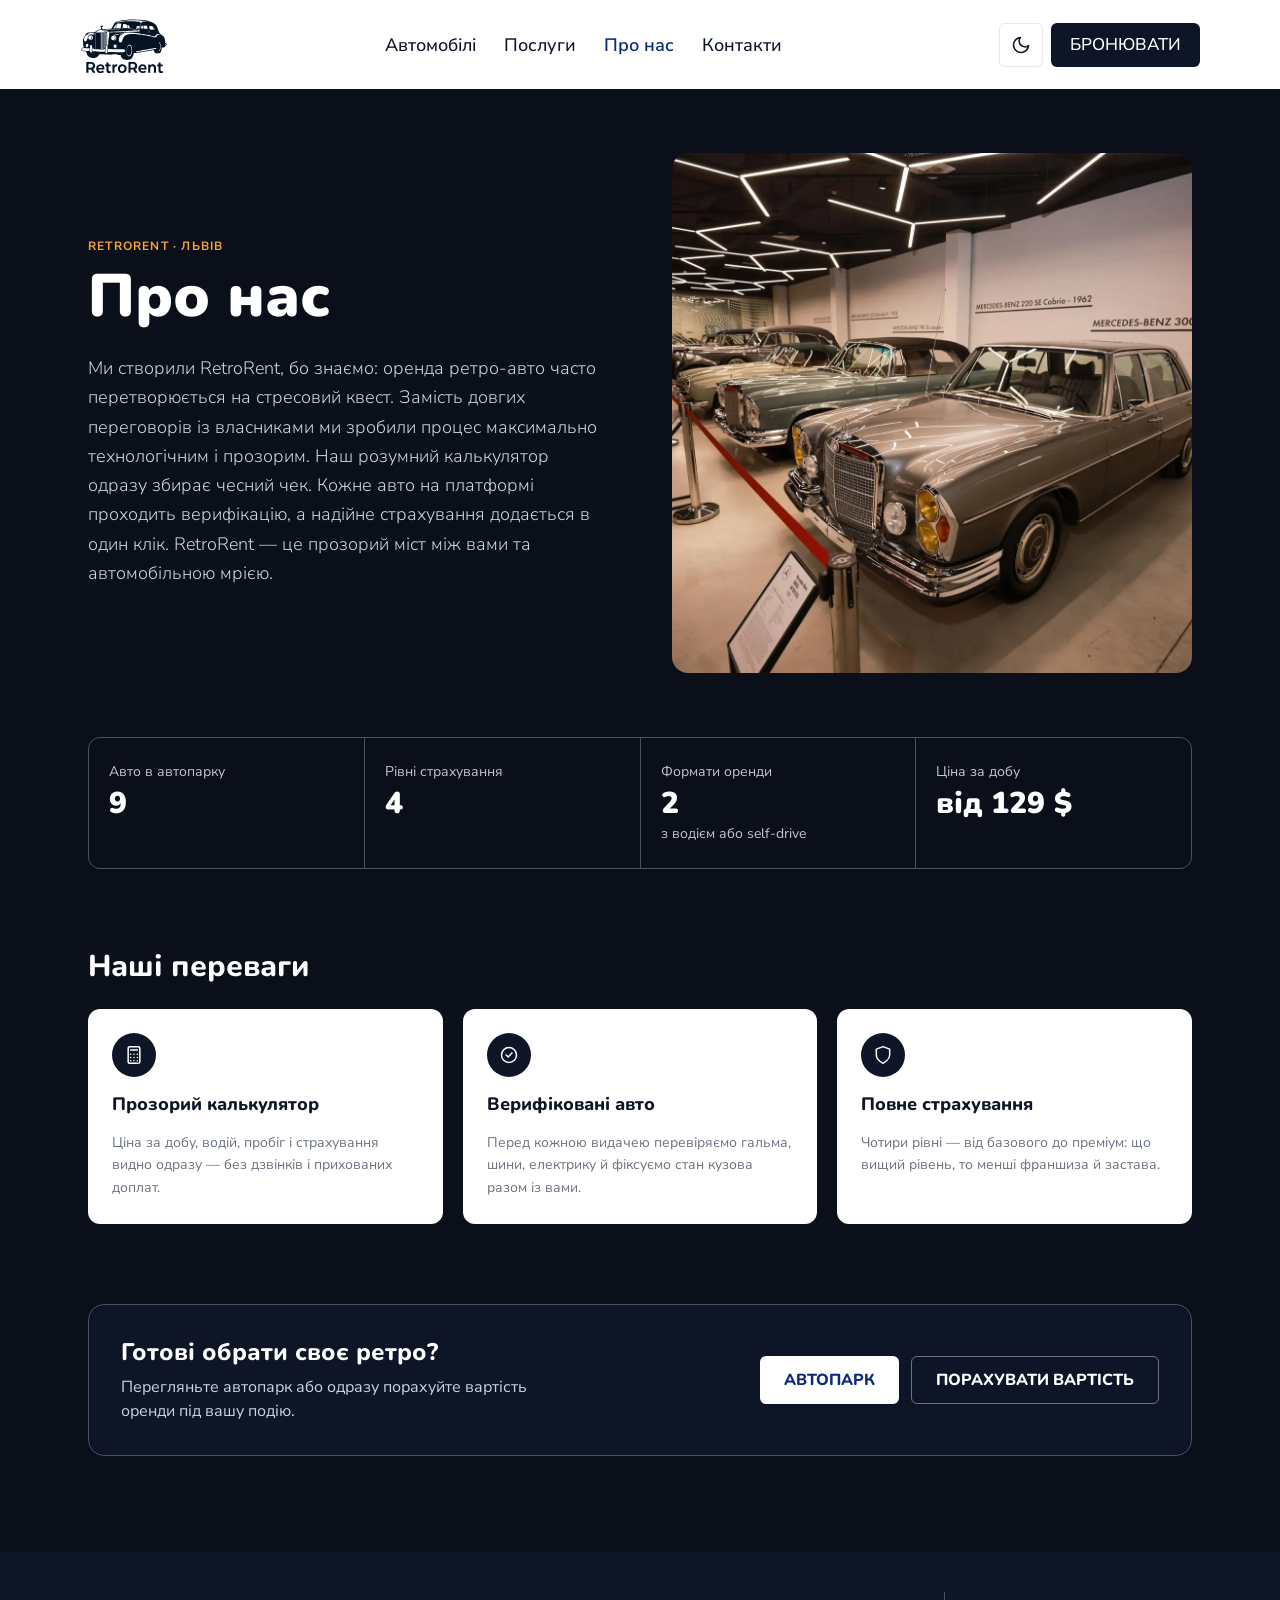
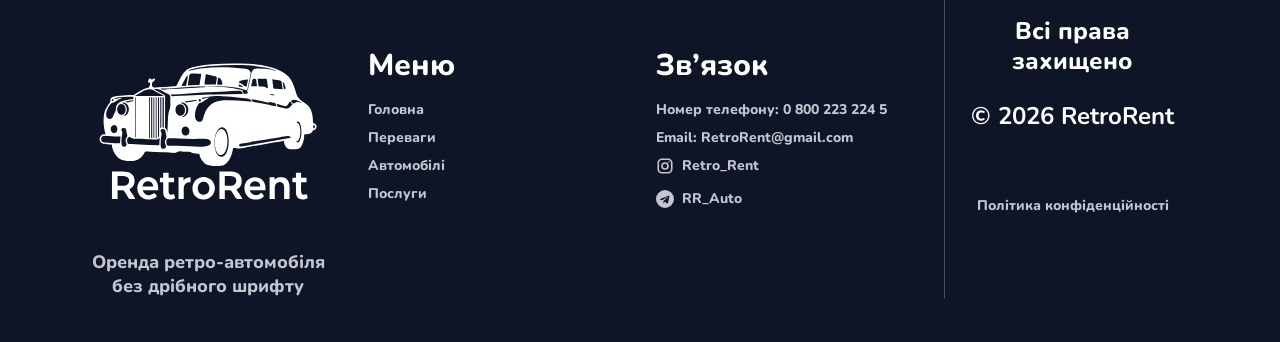
<file: pages/about.html>
<!DOCTYPE html>
<html lang="uk" class="scroll-smooth scroll-pt-20 motion-reduce:scroll-auto md:scroll-pt-28">
<head>
  <meta charset="UTF-8">
  <meta name="viewport" content="width=device-width, initial-scale=1">
  <title>Про нас — RetroRent</title>
  <meta name="description" content="RetroRent — прозорий міст між вами та автомобільною мрією.">
  <link rel="canonical" href="https://retrorent.vercel.app/pages/about.html">
  <meta name="theme-color" content="#0d1526">
  <link rel="icon" href="../assets/icons/favicon.svg" type="image/svg+xml">
  <link rel="icon" href="../assets/icons/favicon-32.png" sizes="32x32" type="image/png">
  <link rel="apple-touch-icon" href="../assets/icons/apple-touch-icon.png">

  <link rel="preconnect" href="https://fonts.googleapis.com">
  <link rel="preconnect" href="https://fonts.gstatic.com" crossorigin>
  <link href="https://fonts.googleapis.com/css2?family=Nunito:wght@500;600;700;800;900&amp;family=Nunito+Sans:wght@300;400;500;600;700&amp;display=swap" rel="stylesheet">

  <!-- Темна тема вмикається ще до відмальовування (без «спалаху» світлої теми).
       Inline, щоб не чекати окремий файл; перемикач і збереження — js/theme.js -->
  <script>
    (function () {
      var t = null;
      try { t = localStorage.getItem('retrorent-theme'); } catch (e) {}
      if (!t) t = window.matchMedia('(prefers-color-scheme: dark)').matches ? 'dark' : 'light';
      if (t === 'dark') document.documentElement.classList.add('dark');
      document.documentElement.style.colorScheme = t;
    })();
  </script>


  <!-- Власні стилі: лише те, що незручно робити класами Tailwind -->
  <link rel="stylesheet" href="../css/style.css">
  <!-- Tailwind CSS: готовий файл замість CDN (класи з дизайн-системи, js/tailwind.config.js).
       Стоїть після style.css — у тому ж порядку, у якому стилі додавав CDN.
       Оновлення після зміни класів: tools/tailwind-build.html -->
  <link rel="stylesheet" href="../css/tailwind.css">
</head>
<body class="bg-navy-deep font-sans text-navy antialiased">

  <!-- ===== HEADER =====
       Mobile: логотип | «Меню» | CTA.  md+: «Меню» ховається (md:hidden), пункти в рядок (hidden md:flex) -->
  <header class="sticky top-0 z-50 flex h-header-sm items-center justify-between gap-2 bg-white px-4 shadow-header md:h-header md:gap-4 md:px-8 xl:px-20">
    <a class="shrink-0 rounded-sm focus-visible:outline-none focus-visible:ring-2 focus-visible:ring-brand-orange" href="../index.html" aria-label="RetroRent — на головну">
      <img class="w-16 md:w-[88px]" src="../assets/icons/logo.svg" alt="RetroRent" width="88" height="88">
    </a>

    <nav class="relative" data-nav aria-label="Головне меню">
      <button class="group inline-flex min-h-11 items-center gap-1.5 px-2 text-[17px] font-semibold text-navy focus-visible:outline-none md:hidden"
              type="button" data-nav-toggle aria-expanded="false" aria-controls="nav-list">
        <span class="relative after:absolute after:inset-x-0 after:bottom-0 after:h-0.5 after:origin-left after:scale-x-0 after:rounded-full after:bg-current after:transition-transform after:duration-300 py-1.5 group-hover:after:scale-x-100 group-focus-visible:after:scale-x-100 group-aria-expanded:after:scale-x-100">Меню</span>
        <svg class="transition-transform duration-200 group-aria-expanded:rotate-180" width="14" height="14" viewBox="0 0 24 24" fill="none" stroke="currentColor" stroke-width="2.4" stroke-linecap="round" stroke-linejoin="round" aria-hidden="true"><path d="m6 9 6 6 6-6"/></svg>
      </button>

      <ul id="nav-list" data-nav-list
          class="absolute left-1/2 top-full mt-3 hidden min-w-[200px] -translate-x-1/2 rounded-xl border border-gray-200 bg-white p-2 shadow-pop
                 md:static md:mt-0 md:flex md:min-w-0 md:translate-x-0 md:gap-5 lg:gap-7 md:rounded-none md:border-0 md:bg-transparent md:p-0 md:shadow-none">
        <li class="px-3.5 py-1.5 md:p-0"><a class="relative after:absolute after:inset-x-0 after:bottom-0 after:h-0.5 after:origin-left after:scale-x-0 after:rounded-full after:bg-current after:transition-transform after:duration-300 inline-block whitespace-nowrap py-1.5 text-lg md:text-base lg:text-lg font-medium text-navy hover:after:scale-x-100 focus-visible:outline-none focus-visible:after:scale-x-100" href="../pages/cars.html">Автомобілі</a></li>
        <li class="px-3.5 py-1.5 md:p-0"><a class="relative after:absolute after:inset-x-0 after:bottom-0 after:h-0.5 after:origin-left after:scale-x-0 after:rounded-full after:bg-current after:transition-transform after:duration-300 inline-block whitespace-nowrap py-1.5 text-lg md:text-base lg:text-lg font-medium text-navy hover:after:scale-x-100 focus-visible:outline-none focus-visible:after:scale-x-100" href="../index.html#services">Послуги</a></li>
        <li class="px-3.5 py-1.5 md:p-0"><a class="relative after:absolute after:inset-x-0 after:bottom-0 after:h-0.5 after:origin-left after:scale-x-0 after:rounded-full after:bg-current after:transition-transform after:duration-300 inline-block whitespace-nowrap py-1.5 text-lg md:text-base lg:text-lg font-semibold text-royal hover:after:scale-x-100 focus-visible:outline-none focus-visible:after:scale-x-100" href="../pages/about.html" aria-current="page">Про нас</a></li>
        <li class="px-3.5 py-1.5 md:p-0"><a class="relative after:absolute after:inset-x-0 after:bottom-0 after:h-0.5 after:origin-left after:scale-x-0 after:rounded-full after:bg-current after:transition-transform after:duration-300 inline-block whitespace-nowrap py-1.5 text-lg md:text-base lg:text-lg font-medium text-navy hover:after:scale-x-100 focus-visible:outline-none focus-visible:after:scale-x-100" href="../index.html#contacts">Контакти</a></li>
        <li class="px-3.5 py-1.5 sm:hidden"><button class="inline-flex min-h-11 items-center gap-2 rounded-sm text-lg font-medium text-navy focus-visible:outline-none focus-visible:ring-2 focus-visible:ring-brand-orange" type="button" data-theme-toggle aria-pressed="false" aria-label="Увімкнути темну тему"><svg class="dark:hidden" width="20" height="20" viewBox="0 0 24 24" fill="none" stroke="currentColor" stroke-width="2" stroke-linecap="round" stroke-linejoin="round" aria-hidden="true"><path d="M21 12.79A9 9 0 1 1 11.21 3 7 7 0 0 0 21 12.79Z"/></svg><svg class="hidden dark:block" width="20" height="20" viewBox="0 0 24 24" fill="none" stroke="currentColor" stroke-width="2" stroke-linecap="round" stroke-linejoin="round" aria-hidden="true"><circle cx="12" cy="12" r="4"/><path d="M12 2v2M12 20v2M4.93 4.93l1.41 1.41M17.66 17.66l1.41 1.41M2 12h2M20 12h2M6.34 17.66l-1.41 1.41M19.07 4.93l-1.41 1.41"/></svg><span data-theme-label>Темна тема</span></button></li>
      </ul>
    </nav>

    <!-- Перемикач теми (sm+) і CTA «Бронювати»: куди скролить — задається в href -->
    <div class="flex shrink-0 items-center gap-2">
      <button class="hidden h-11 w-11 place-items-center rounded-md border border-gray-200 text-navy transition-colors hover:border-gray-400 sm:grid focus-visible:outline-none focus-visible:ring-3 focus-visible:ring-inset focus-visible:ring-brand-orange"
              type="button" data-theme-toggle aria-pressed="false" aria-label="Увімкнути темну тему" title="Змінити тему">
        <svg class="dark:hidden" width="20" height="20" viewBox="0 0 24 24" fill="none" stroke="currentColor" stroke-width="2" stroke-linecap="round" stroke-linejoin="round" aria-hidden="true"><path d="M21 12.79A9 9 0 1 1 11.21 3 7 7 0 0 0 21 12.79Z"/></svg>
        <svg class="hidden dark:block" width="20" height="20" viewBox="0 0 24 24" fill="none" stroke="currentColor" stroke-width="2" stroke-linecap="round" stroke-linejoin="round" aria-hidden="true"><circle cx="12" cy="12" r="4"/><path d="M12 2v2M12 20v2M4.93 4.93l1.41 1.41M17.66 17.66l1.41 1.41M2 12h2M20 12h2M6.34 17.66l-1.41 1.41M19.07 4.93l-1.41 1.41"/></svg>
      </button>
      <a class="js-press rounded-md bg-navy font-medium text-white hover:bg-royal active:bg-ink relative inline-flex items-center justify-center gap-2 text-center uppercase transition duration-200 active:scale-98 focus-visible:outline-none focus-visible:ring-3 focus-visible:ring-inset focus-visible:ring-brand-orange disabled:pointer-events-none disabled:bg-disabled disabled:text-disabled-text h-11 shrink-0 px-4 text-sm md:w-[149px] md:px-0 md:text-[17px]" href="cars.html">Бронювати</a>
    </div>
  </header>

  <main class="bg-navy-deep text-white">
    <div class="mx-auto w-full max-w-6xl px-4 md:px-6 pb-20 pt-12 md:pb-24 md:pt-16">

      <section class="grid grid-cols-1 items-center gap-10 lg:grid-cols-2 lg:gap-16">
        <div>
          <p class="text-xs font-bold uppercase tracking-widest text-brand-orange">RetroRent · Львів</p>
          <h1 class="mt-3 font-head text-4xl font-black leading-tight md:text-5xl lg:text-6xl">Про нас</h1>
          <p class="mt-7 max-w-lg text-lg font-light leading-relaxed text-slate-300">
            Ми створили RetroRent, бо знаємо: оренда ретро-авто часто перетворюється на стресовий квест. Замість довгих переговорів із власниками ми зробили процес максимально технологічним і прозорим. Наш розумний калькулятор одразу збирає чесний чек. Кожне авто на платформі проходить верифікацію, а надійне страхування додається в один клік. RetroRent — це прозорий міст між вами та автомобільною мрією.
          </p>
        </div>

        <div class="media aspect-[4/3] overflow-hidden rounded-2xl bg-placeholder lg:aspect-square">
          <img class="h-full w-full object-cover" src="../assets/images/about/many_cars.webp" alt="Ретро-автомобілі RetroRent" width="1600" height="1068">
        </div>
      </section>

      <!-- Коротко в цифрах: лише реальні дані сайту (автопарк, страхування, ціни) -->
      <dl class="mt-14 grid grid-cols-2 gap-px overflow-hidden rounded-xl border border-line bg-line md:mt-16 md:grid-cols-4">
        <div class="bg-navy-deep px-5 py-6">
          <dt class="text-sm text-muted">Авто в автопарку</dt>
          <dd class="mt-1 whitespace-nowrap font-head text-2xl font-black sm:text-3xl">9</dd>
        </div>
        <div class="bg-navy-deep px-5 py-6">
          <dt class="text-sm text-muted">Рівні страхування</dt>
          <dd class="mt-1 whitespace-nowrap font-head text-2xl font-black sm:text-3xl">4</dd>
        </div>
        <div class="bg-navy-deep px-5 py-6">
          <dt class="text-sm text-muted">Формати оренди</dt>
          <dd class="mt-1 whitespace-nowrap font-head text-2xl font-black sm:text-3xl">2</dd>
          <dd class="mt-0.5 text-sm text-muted">з водієм або <span class="whitespace-nowrap">self-drive</span></dd>
        </div>
        <div class="bg-navy-deep px-5 py-6">
          <dt class="text-sm text-muted">Ціна за добу</dt>
          <dd class="mt-1 whitespace-nowrap font-head text-2xl font-black sm:text-3xl">від 129 $</dd>
        </div>
      </dl>

      <section class="mt-16 md:mt-20" id="advantages" aria-labelledby="advantages-title">
        <h2 class="font-head text-2xl font-extrabold md:text-3xl" id="advantages-title">Наші переваги</h2>

        <div class="mt-6 grid grid-cols-1 gap-5 md:grid-cols-3">
          <article class="flex flex-col gap-4 rounded-xl bg-white p-6 text-navy transition duration-300 hover:-translate-y-1 hover:shadow-xl">
            <span class="grid h-11 w-11 flex-none place-items-center rounded-full bg-navy text-white"><svg width="20" height="20" viewBox="0 0 24 24" fill="none" stroke="currentColor" stroke-width="1.8" stroke-linecap="round" stroke-linejoin="round" aria-hidden="true"><rect x="5" y="2" width="14" height="20" rx="2"/><path d="M8 6h8"/><path d="M8 11h.01M12 11h.01M16 11h.01M8 15h.01M12 15h.01M16 15h.01M8 19h.01M12 19h.01M16 19h.01"/></svg></span>
            <h3 class="font-head text-lg font-extrabold leading-tight">Прозорий калькулятор</h3>
            <p class="text-sm leading-relaxed text-gray-500">Ціна за добу, водій, пробіг і страхування видно одразу — без дзвінків і прихованих доплат.</p>
          </article>
          <article class="flex flex-col gap-4 rounded-xl bg-white p-6 text-navy transition duration-300 hover:-translate-y-1 hover:shadow-xl">
            <span class="grid h-11 w-11 flex-none place-items-center rounded-full bg-navy text-white"><svg width="20" height="20" viewBox="0 0 24 24" fill="none" stroke="currentColor" stroke-width="1.8" stroke-linecap="round" stroke-linejoin="round" aria-hidden="true"><circle cx="12" cy="12" r="9"/><path d="m8.5 12 2.5 2.5 4.5-5"/></svg></span>
            <h3 class="font-head text-lg font-extrabold leading-tight">Верифіковані авто</h3>
            <p class="text-sm leading-relaxed text-gray-500">Перед кожною видачею перевіряємо гальма, шини, електрику й фіксуємо стан кузова разом із вами.</p>
          </article>
          <article class="flex flex-col gap-4 rounded-xl bg-white p-6 text-navy transition duration-300 hover:-translate-y-1 hover:shadow-xl">
            <span class="grid h-11 w-11 flex-none place-items-center rounded-full bg-navy text-white"><svg width="20" height="20" viewBox="0 0 24 24" fill="none" stroke="currentColor" stroke-width="1.8" stroke-linecap="round" stroke-linejoin="round" aria-hidden="true"><path d="M12 22s8-4 8-10V5l-8-3-8 3v7c0 6 8 10 8 10Z"/></svg></span>
            <h3 class="font-head text-lg font-extrabold leading-tight">Повне страхування</h3>
            <p class="text-sm leading-relaxed text-gray-500">Чотири рівні — від базового до преміум: що вищий рівень, то менші франшиза й застава.</p>
          </article>
        </div>
      </section>

      <!-- Заклик до дії: без нового контенту, лише переходи до каталогу й калькулятора -->
      <section class="mt-16 flex flex-col items-start gap-6 rounded-2xl border border-line bg-navy p-6 sm:p-8 md:mt-20 md:flex-row md:items-center md:justify-between" aria-labelledby="about-cta-title">
        <div>
          <h2 class="font-head text-2xl font-extrabold leading-tight" id="about-cta-title">Готові обрати своє ретро?</h2>
          <p class="mt-2 max-w-md text-slate-300">Перегляньте автопарк або одразу порахуйте вартість оренди під вашу подію.</p>
        </div>
        <div class="flex w-full flex-col gap-3 sm:w-auto sm:flex-row">
          <a class="keep-light inline-flex h-12 items-center justify-center rounded-md bg-white px-6 font-head font-extrabold uppercase text-royal transition-opacity duration-200 hover:opacity-90 focus-visible:outline-none focus-visible:ring-3 focus-visible:ring-inset focus-visible:ring-brand-orange" href="cars.html">Автопарк</a>
          <a class="inline-flex h-12 items-center justify-center rounded-md border border-white/40 px-6 font-head font-extrabold uppercase text-white transition-colors duration-200 hover:border-brand-orange hover:text-brand-orange focus-visible:outline-none focus-visible:ring-3 focus-visible:ring-inset focus-visible:ring-brand-orange" href="../index.html#calculator">Порахувати вартість</a>
        </div>
      </section>

    </div>
  </main>

  <!-- ===== FOOTER =====  Mobile: 1 колонка · md: 2 · lg: 4 -->
  <footer class="bg-navy text-white">
    <div class="mx-auto grid max-w-screen-2xl grid-cols-1 gap-10 px-5 pb-11 pt-10 text-center md:grid-cols-2 md:px-8 md:text-left lg:grid-cols-4 lg:gap-8 xl:px-20">

      <div class="flex flex-col items-center text-center lg:pt-6">
        <img class="w-48 xl:w-56" src="../assets/icons/logo_white.svg" alt="RetroRent" width="216" height="216" loading="lazy">
        <p class="mt-2.5 max-w-[260px] font-head text-lg font-extrabold leading-6 text-muted">Оренда ретро-автомобіля без дрібного шрифту</p>
      </div>

      <div class="lg:pt-14">
        <h2 class="mb-3 font-head text-2xl font-extrabold md:text-3xl">Меню</h2>
        <ul>
          <li class="font-head text-sm font-extrabold leading-7 text-muted"><a class="transition-colors hover:text-white rounded-sm focus-visible:outline-none focus-visible:ring-2 focus-visible:ring-brand-orange" href="../index.html">Головна</a></li>
          <li class="font-head text-sm font-extrabold leading-7 text-muted"><a class="transition-colors hover:text-white rounded-sm focus-visible:outline-none focus-visible:ring-2 focus-visible:ring-brand-orange" href="../pages/about.html#advantages">Переваги</a></li>
          <li class="font-head text-sm font-extrabold leading-7 text-muted"><a class="transition-colors hover:text-white rounded-sm focus-visible:outline-none focus-visible:ring-2 focus-visible:ring-brand-orange" href="../pages/cars.html">Автомобілі</a></li>
          <li class="font-head text-sm font-extrabold leading-7 text-muted"><a class="transition-colors hover:text-white rounded-sm focus-visible:outline-none focus-visible:ring-2 focus-visible:ring-brand-orange" href="../index.html#services">Послуги</a></li>
        </ul>
      </div>

      <div class="lg:pt-14">
        <h2 class="mb-3 font-head text-2xl font-extrabold md:text-3xl">Зв’язок</h2>
        <ul>
          <li class="font-head text-sm font-extrabold leading-7 text-muted">Номер телефону: <a class="transition-colors hover:text-white rounded-sm focus-visible:outline-none focus-visible:ring-2 focus-visible:ring-brand-orange" href="tel:08002232245">0 800 223 224 5</a></li>
          <li class="font-head text-sm font-extrabold leading-7 text-muted">Email: <a class="transition-colors hover:text-white rounded-sm focus-visible:outline-none focus-visible:ring-2 focus-visible:ring-brand-orange" href="mailto:RetroRent@gmail.com">RetroRent@gmail.com</a></li>
          <li class="font-head text-sm font-extrabold leading-7 text-muted"><a class="inline-flex items-center gap-2 transition-colors hover:text-white rounded-sm focus-visible:outline-none focus-visible:ring-2 focus-visible:ring-brand-orange" href="#"><svg width="18" height="18" viewBox="0 0 24 24" fill="none" stroke="currentColor" stroke-width="2.2" aria-hidden="true"><rect x="3" y="3" width="18" height="18" rx="5"/><circle cx="12" cy="12" r="4"/><circle cx="17.2" cy="6.8" r="1" fill="currentColor" stroke="none"/></svg> Retro_Rent</a></li>
          <li class="font-head text-sm font-extrabold leading-7 text-muted"><a class="inline-flex items-center gap-2 transition-colors hover:text-white rounded-sm focus-visible:outline-none focus-visible:ring-2 focus-visible:ring-brand-orange" href="#"><svg width="18" height="18" viewBox="0 0 24 24" fill="currentColor" aria-hidden="true"><path d="M12 0a12 12 0 1 0 0 24 12 12 0 0 0 0-24Zm5.9 8.2-2 9.3c-.1.7-.5.8-1.1.5l-3-2.2-1.4 1.4c-.2.2-.3.3-.6.3l.2-3 5.5-5c.2-.2 0-.3-.4-.1l-6.8 4.3-2.9-.9c-.6-.2-.6-.6.1-.9l11.4-4.4c.5-.2 1 .1.8.9Z"/></svg> RR_Auto</a></li>
        </ul>
      </div>

      <div class="flex flex-col items-center border-t border-line pt-8 text-center md:border-l md:border-t-0 md:pt-0 lg:min-h-[258px] lg:pt-6">
        <p class="font-head text-2xl font-extrabold leading-tight 2xl:text-3xl">Всі права<br>захищено</p>
        <p class="mt-6 font-head text-2xl font-bold 2xl:text-3xl">© 2026 RetroRent</p>
        <a class="mt-6 font-head text-sm font-extrabold text-muted lg:mt-16 transition-colors hover:text-white rounded-sm focus-visible:outline-none focus-visible:ring-2 focus-visible:ring-brand-orange" href="#">Політика конфіденційності</a>
      </div>

    </div>
  </footer>

  <script src="../js/theme.js" defer></script>
  <script src="../js/main.js" defer></script>
</body>
</html>
</file>
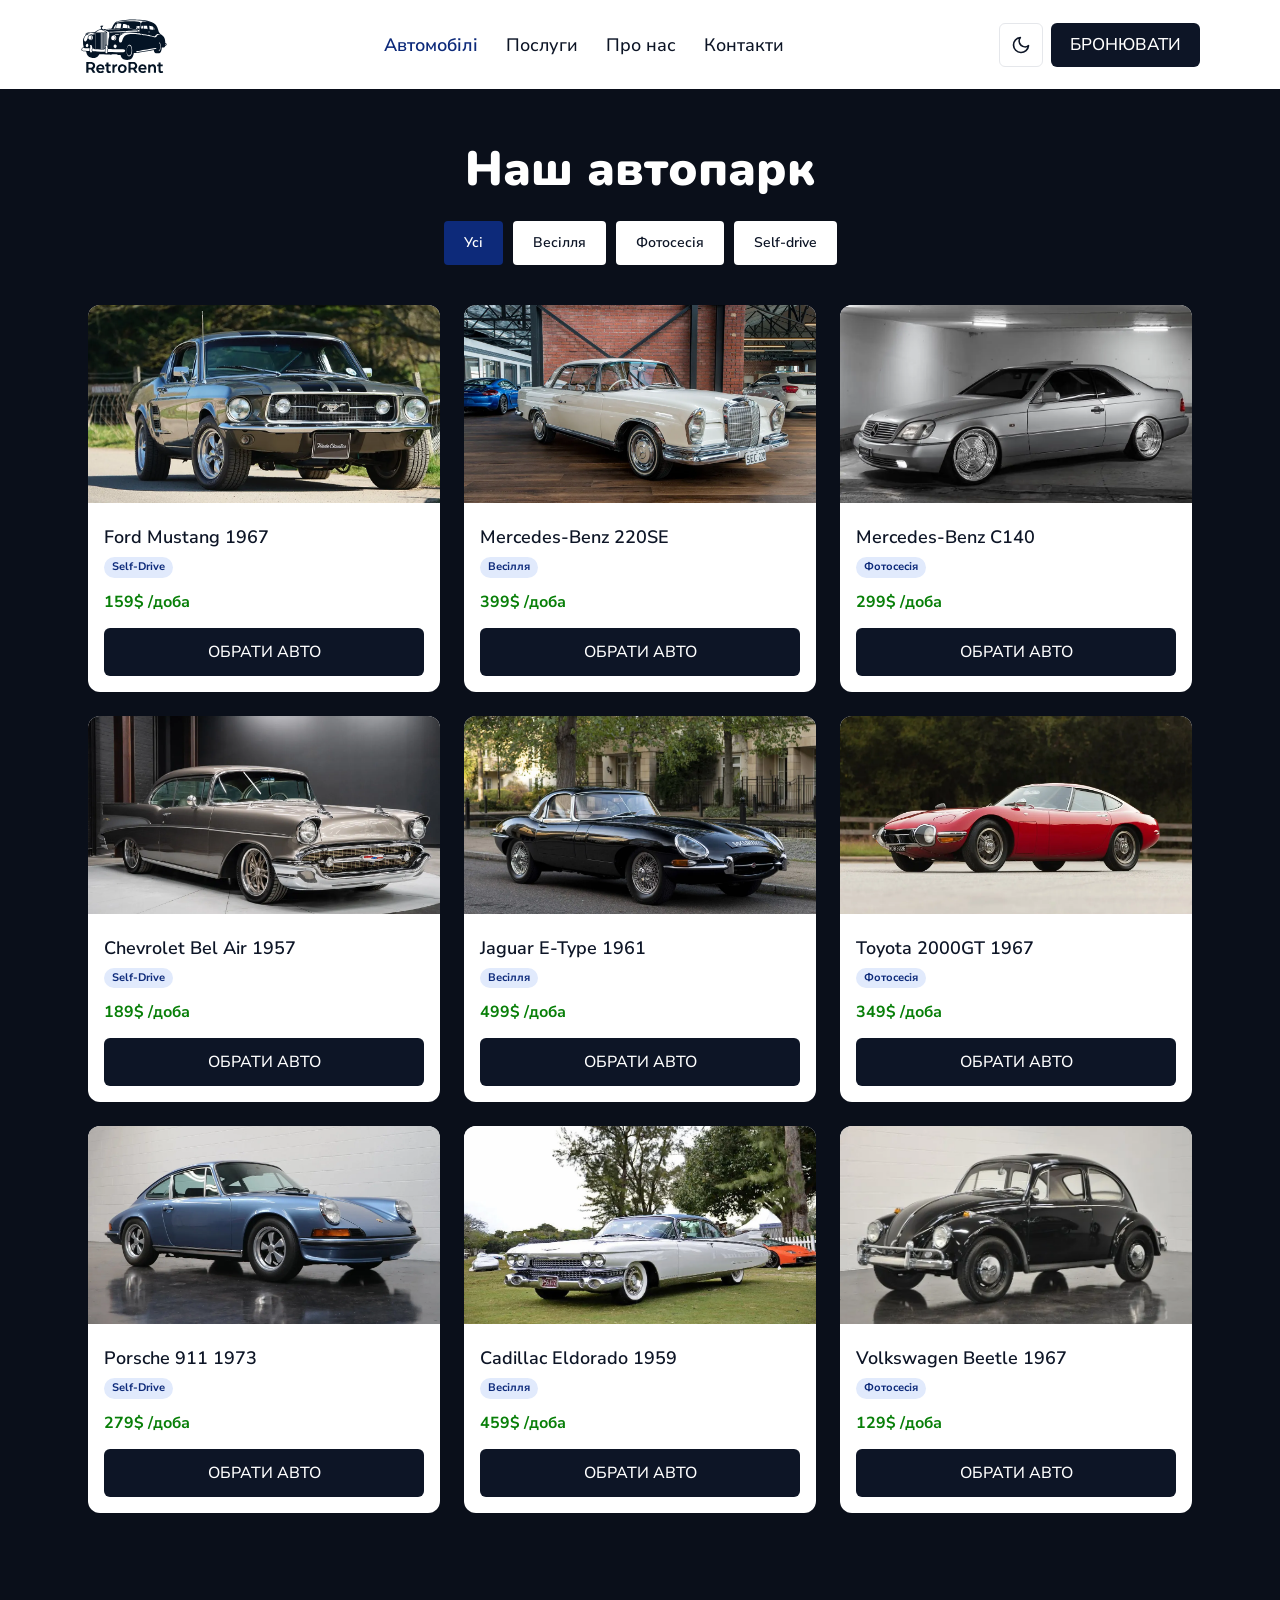
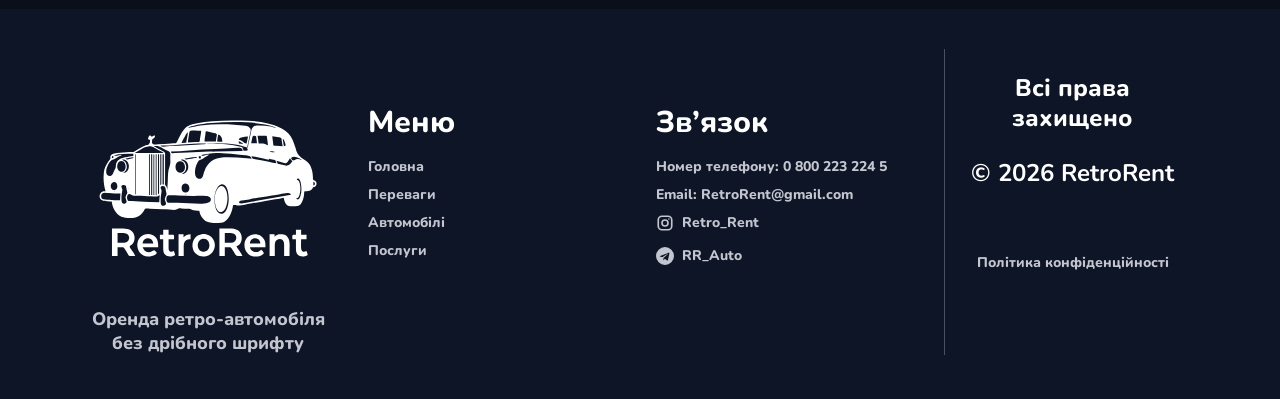
<file: pages/cars.html>
<!DOCTYPE html>
<html lang="uk" class="scroll-smooth scroll-pt-20 motion-reduce:scroll-auto md:scroll-pt-28">
<head>
  <meta charset="UTF-8">
  <meta name="viewport" content="width=device-width, initial-scale=1">
  <title>Автопарк — RetroRent</title>
  <meta name="description" content="Каталог ретро-автомобілів RetroRent: весілля, фотосесії та self-drive.">
  <link rel="canonical" href="https://retrorent.vercel.app/pages/cars.html">
  <meta name="theme-color" content="#0d1526">
  <link rel="icon" href="../assets/icons/favicon.svg" type="image/svg+xml">
  <link rel="icon" href="../assets/icons/favicon-32.png" sizes="32x32" type="image/png">
  <link rel="apple-touch-icon" href="../assets/icons/apple-touch-icon.png">

  <link rel="preconnect" href="https://fonts.googleapis.com">
  <link rel="preconnect" href="https://fonts.gstatic.com" crossorigin>
  <link href="https://fonts.googleapis.com/css2?family=Nunito:wght@500;600;700;800;900&amp;family=Nunito+Sans:wght@300;400;500;600;700&amp;display=swap" rel="stylesheet">

  <!-- Темна тема вмикається ще до відмальовування (без «спалаху» світлої теми).
       Inline, щоб не чекати окремий файл; перемикач і збереження — js/theme.js -->
  <script>
    (function () {
      var t = null;
      try { t = localStorage.getItem('retrorent-theme'); } catch (e) {}
      if (!t) t = window.matchMedia('(prefers-color-scheme: dark)').matches ? 'dark' : 'light';
      if (t === 'dark') document.documentElement.classList.add('dark');
      document.documentElement.style.colorScheme = t;
    })();
  </script>


  <!-- Власні стилі: лише те, що незручно робити класами Tailwind -->
  <link rel="stylesheet" href="../css/style.css">
  <!-- Tailwind CSS: готовий файл замість CDN (класи з дизайн-системи, js/tailwind.config.js).
       Стоїть після style.css — у тому ж порядку, у якому стилі додавав CDN.
       Оновлення після зміни класів: tools/tailwind-build.html -->
  <link rel="stylesheet" href="../css/tailwind.css">
</head>
<body class="bg-navy-deep font-sans text-navy antialiased">

  <!-- ===== HEADER =====
       Mobile: логотип | «Меню» | CTA.  md+: «Меню» ховається (md:hidden), пункти в рядок (hidden md:flex) -->
  <header class="sticky top-0 z-50 flex h-header-sm items-center justify-between gap-2 bg-white px-4 shadow-header md:h-header md:gap-4 md:px-8 xl:px-20">
    <a class="shrink-0 rounded-sm focus-visible:outline-none focus-visible:ring-2 focus-visible:ring-brand-orange" href="../index.html" aria-label="RetroRent — на головну">
      <img class="w-16 md:w-[88px]" src="../assets/icons/logo.svg" alt="RetroRent" width="88" height="88">
    </a>

    <nav class="relative" data-nav aria-label="Головне меню">
      <button class="group inline-flex min-h-11 items-center gap-1.5 px-2 text-[17px] font-semibold text-navy focus-visible:outline-none md:hidden"
              type="button" data-nav-toggle aria-expanded="false" aria-controls="nav-list">
        <span class="relative after:absolute after:inset-x-0 after:bottom-0 after:h-0.5 after:origin-left after:scale-x-0 after:rounded-full after:bg-current after:transition-transform after:duration-300 py-1.5 group-hover:after:scale-x-100 group-focus-visible:after:scale-x-100 group-aria-expanded:after:scale-x-100">Меню</span>
        <svg class="transition-transform duration-200 group-aria-expanded:rotate-180" width="14" height="14" viewBox="0 0 24 24" fill="none" stroke="currentColor" stroke-width="2.4" stroke-linecap="round" stroke-linejoin="round" aria-hidden="true"><path d="m6 9 6 6 6-6"/></svg>
      </button>

      <ul id="nav-list" data-nav-list
          class="absolute left-1/2 top-full mt-3 hidden min-w-[200px] -translate-x-1/2 rounded-xl border border-gray-200 bg-white p-2 shadow-pop
                 md:static md:mt-0 md:flex md:min-w-0 md:translate-x-0 md:gap-5 lg:gap-7 md:rounded-none md:border-0 md:bg-transparent md:p-0 md:shadow-none">
        <li class="px-3.5 py-1.5 md:p-0"><a class="relative after:absolute after:inset-x-0 after:bottom-0 after:h-0.5 after:origin-left after:scale-x-0 after:rounded-full after:bg-current after:transition-transform after:duration-300 inline-block whitespace-nowrap py-1.5 text-lg md:text-base lg:text-lg font-semibold text-royal hover:after:scale-x-100 focus-visible:outline-none focus-visible:after:scale-x-100" href="../pages/cars.html" aria-current="page">Автомобілі</a></li>
        <li class="px-3.5 py-1.5 md:p-0"><a class="relative after:absolute after:inset-x-0 after:bottom-0 after:h-0.5 after:origin-left after:scale-x-0 after:rounded-full after:bg-current after:transition-transform after:duration-300 inline-block whitespace-nowrap py-1.5 text-lg md:text-base lg:text-lg font-medium text-navy hover:after:scale-x-100 focus-visible:outline-none focus-visible:after:scale-x-100" href="../index.html#services">Послуги</a></li>
        <li class="px-3.5 py-1.5 md:p-0"><a class="relative after:absolute after:inset-x-0 after:bottom-0 after:h-0.5 after:origin-left after:scale-x-0 after:rounded-full after:bg-current after:transition-transform after:duration-300 inline-block whitespace-nowrap py-1.5 text-lg md:text-base lg:text-lg font-medium text-navy hover:after:scale-x-100 focus-visible:outline-none focus-visible:after:scale-x-100" href="../pages/about.html">Про нас</a></li>
        <li class="px-3.5 py-1.5 md:p-0"><a class="relative after:absolute after:inset-x-0 after:bottom-0 after:h-0.5 after:origin-left after:scale-x-0 after:rounded-full after:bg-current after:transition-transform after:duration-300 inline-block whitespace-nowrap py-1.5 text-lg md:text-base lg:text-lg font-medium text-navy hover:after:scale-x-100 focus-visible:outline-none focus-visible:after:scale-x-100" href="../index.html#contacts">Контакти</a></li>
        <li class="px-3.5 py-1.5 sm:hidden"><button class="inline-flex min-h-11 items-center gap-2 rounded-sm text-lg font-medium text-navy focus-visible:outline-none focus-visible:ring-2 focus-visible:ring-brand-orange" type="button" data-theme-toggle aria-pressed="false" aria-label="Увімкнути темну тему"><svg class="dark:hidden" width="20" height="20" viewBox="0 0 24 24" fill="none" stroke="currentColor" stroke-width="2" stroke-linecap="round" stroke-linejoin="round" aria-hidden="true"><path d="M21 12.79A9 9 0 1 1 11.21 3 7 7 0 0 0 21 12.79Z"/></svg><svg class="hidden dark:block" width="20" height="20" viewBox="0 0 24 24" fill="none" stroke="currentColor" stroke-width="2" stroke-linecap="round" stroke-linejoin="round" aria-hidden="true"><circle cx="12" cy="12" r="4"/><path d="M12 2v2M12 20v2M4.93 4.93l1.41 1.41M17.66 17.66l1.41 1.41M2 12h2M20 12h2M6.34 17.66l-1.41 1.41M19.07 4.93l-1.41 1.41"/></svg><span data-theme-label>Темна тема</span></button></li>
      </ul>
    </nav>

    <!-- Перемикач теми (sm+) і CTA «Бронювати»: куди скролить — задається в href -->
    <div class="flex shrink-0 items-center gap-2">
      <button class="hidden h-11 w-11 place-items-center rounded-md border border-gray-200 text-navy transition-colors hover:border-gray-400 sm:grid focus-visible:outline-none focus-visible:ring-3 focus-visible:ring-inset focus-visible:ring-brand-orange"
              type="button" data-theme-toggle aria-pressed="false" aria-label="Увімкнути темну тему" title="Змінити тему">
        <svg class="dark:hidden" width="20" height="20" viewBox="0 0 24 24" fill="none" stroke="currentColor" stroke-width="2" stroke-linecap="round" stroke-linejoin="round" aria-hidden="true"><path d="M21 12.79A9 9 0 1 1 11.21 3 7 7 0 0 0 21 12.79Z"/></svg>
        <svg class="hidden dark:block" width="20" height="20" viewBox="0 0 24 24" fill="none" stroke="currentColor" stroke-width="2" stroke-linecap="round" stroke-linejoin="round" aria-hidden="true"><circle cx="12" cy="12" r="4"/><path d="M12 2v2M12 20v2M4.93 4.93l1.41 1.41M17.66 17.66l1.41 1.41M2 12h2M20 12h2M6.34 17.66l-1.41 1.41M19.07 4.93l-1.41 1.41"/></svg>
      </button>
      <a class="js-press rounded-md bg-navy font-medium text-white hover:bg-royal active:bg-ink relative inline-flex items-center justify-center gap-2 text-center uppercase transition duration-200 active:scale-98 focus-visible:outline-none focus-visible:ring-3 focus-visible:ring-inset focus-visible:ring-brand-orange disabled:pointer-events-none disabled:bg-disabled disabled:text-disabled-text h-11 shrink-0 px-4 text-sm md:w-[149px] md:px-0 md:text-[17px]" href="#fleet">Бронювати</a>
    </div>
  </header>

  <main class="bg-navy-deep text-white">
    <section class="py-10 pb-20 md:pb-24 md:pt-14" id="fleet" data-filter-root>
      <div class="mx-auto w-full max-w-6xl px-4 md:px-6">
        <h1 class="text-center font-head text-4xl font-black md:text-5xl">Наш автопарк</h1>

        <!-- Фільтр по класах. data-filter має збігатися з data-category у картці -->
        <div class="mt-7 flex flex-wrap justify-center gap-2.5" role="group" aria-label="Фільтр за класом">
          <button class="h-11 rounded bg-white px-5 text-sm font-semibold text-navy transition-colors hover:bg-slate-200 focus-visible:outline-none focus-visible:ring-3 focus-visible:ring-brand-orange focus-visible:ring-offset-2 focus-visible:ring-offset-navy-deep aria-pressed:bg-royal aria-pressed:text-white aria-pressed:hover:bg-royal" type="button" data-filter="all" aria-pressed="true">Усі</button>
          <button class="h-11 rounded bg-white px-5 text-sm font-semibold text-navy transition-colors hover:bg-slate-200 focus-visible:outline-none focus-visible:ring-3 focus-visible:ring-brand-orange focus-visible:ring-offset-2 focus-visible:ring-offset-navy-deep aria-pressed:bg-royal aria-pressed:text-white aria-pressed:hover:bg-royal" type="button" data-filter="wedding" aria-pressed="false">Весілля</button>
          <button class="h-11 rounded bg-white px-5 text-sm font-semibold text-navy transition-colors hover:bg-slate-200 focus-visible:outline-none focus-visible:ring-3 focus-visible:ring-brand-orange focus-visible:ring-offset-2 focus-visible:ring-offset-navy-deep aria-pressed:bg-royal aria-pressed:text-white aria-pressed:hover:bg-royal" type="button" data-filter="photo" aria-pressed="false">Фотосесія</button>
          <button class="h-11 rounded bg-white px-5 text-sm font-semibold text-navy transition-colors hover:bg-slate-200 focus-visible:outline-none focus-visible:ring-3 focus-visible:ring-brand-orange focus-visible:ring-offset-2 focus-visible:ring-offset-navy-deep aria-pressed:bg-royal aria-pressed:text-white aria-pressed:hover:bg-royal" type="button" data-filter="self-drive" aria-pressed="false">Self-drive</button>
        </div>

        <!-- Сітка: mobile 1 колонка → sm: 2 → lg: 3 -->
        <div class="mt-10 grid grid-cols-1 gap-6 sm:grid-cols-2 lg:grid-cols-3">
          <article class="flex flex-col overflow-hidden rounded-xl bg-white text-navy transition duration-300 hover:-translate-y-1 hover:shadow-xl" data-category="self-drive">
            <div class="media aspect-video bg-placeholder">
              <img class="h-full w-full object-cover" src="../assets/images/cars/ford-mustang-1967_1.webp" alt="Ford Mustang 1967" loading="lazy">
            </div>
            <div class="flex flex-1 flex-col px-4 pb-4 pt-5">
              <h2 class="text-lg font-semibold">Ford Mustang 1967</h2>
              <span class="mt-1.5 self-start whitespace-nowrap rounded-full bg-brand-blue-soft px-2 py-0.5 text-[11px] font-bold text-royal">Self-Drive</span>
              <p class="mb-3.5 mt-3 font-bold text-brand-green">159$ /доба</p>
              <a class="group js-press rounded-md bg-navy font-medium text-white hover:bg-royal active:bg-ink relative inline-flex items-center justify-center gap-2 text-center uppercase transition duration-200 active:scale-98 focus-visible:outline-none focus-visible:ring-3 focus-visible:ring-inset focus-visible:ring-brand-orange disabled:pointer-events-none disabled:bg-disabled disabled:text-disabled-text overflow-hidden mt-auto h-12 w-full text-base" href="../pages/cars/ford-mustang-1967.html" aria-label="Обрати авто Ford Mustang 1967">
                <span class="transition duration-200 group-hover:-translate-y-2 group-hover:opacity-0">Обрати авто</span>
                <span class="absolute inset-0 flex translate-y-2 items-center justify-center opacity-0 transition duration-200 group-hover:translate-y-0 group-hover:opacity-100" aria-hidden="true">Перейти</span>
              </a>
            </div>
          </article>
          <article class="flex flex-col overflow-hidden rounded-xl bg-white text-navy transition duration-300 hover:-translate-y-1 hover:shadow-xl" data-category="wedding">
            <div class="media aspect-video bg-placeholder">
              <img class="h-full w-full object-cover" src="../assets/images/cars/mercedes-benz-220se_1.webp" alt="Mercedes-Benz 220SE" loading="lazy">
            </div>
            <div class="flex flex-1 flex-col px-4 pb-4 pt-5">
              <h2 class="text-lg font-semibold">Mercedes-Benz 220SE</h2>
              <span class="mt-1.5 self-start whitespace-nowrap rounded-full bg-brand-blue-soft px-2 py-0.5 text-[11px] font-bold text-royal">Весілля</span>
              <p class="mb-3.5 mt-3 font-bold text-brand-green">399$ /доба</p>
              <a class="group js-press rounded-md bg-navy font-medium text-white hover:bg-royal active:bg-ink relative inline-flex items-center justify-center gap-2 text-center uppercase transition duration-200 active:scale-98 focus-visible:outline-none focus-visible:ring-3 focus-visible:ring-inset focus-visible:ring-brand-orange disabled:pointer-events-none disabled:bg-disabled disabled:text-disabled-text overflow-hidden mt-auto h-12 w-full text-base" href="../pages/cars/mercedes-benz-220se.html" aria-label="Обрати авто Mercedes-Benz 220SE">
                <span class="transition duration-200 group-hover:-translate-y-2 group-hover:opacity-0">Обрати авто</span>
                <span class="absolute inset-0 flex translate-y-2 items-center justify-center opacity-0 transition duration-200 group-hover:translate-y-0 group-hover:opacity-100" aria-hidden="true">Перейти</span>
              </a>
            </div>
          </article>
          <article class="flex flex-col overflow-hidden rounded-xl bg-white text-navy transition duration-300 hover:-translate-y-1 hover:shadow-xl" data-category="photo">
            <div class="media aspect-video bg-placeholder">
              <img class="h-full w-full object-cover" src="../assets/images/cars/mercedes-benz-c140_1.webp" alt="Mercedes-Benz C140" loading="lazy">
            </div>
            <div class="flex flex-1 flex-col px-4 pb-4 pt-5">
              <h2 class="text-lg font-semibold">Mercedes-Benz C140</h2>
              <span class="mt-1.5 self-start whitespace-nowrap rounded-full bg-brand-blue-soft px-2 py-0.5 text-[11px] font-bold text-royal">Фотосесія</span>
              <p class="mb-3.5 mt-3 font-bold text-brand-green">299$ /доба</p>
              <a class="group js-press rounded-md bg-navy font-medium text-white hover:bg-royal active:bg-ink relative inline-flex items-center justify-center gap-2 text-center uppercase transition duration-200 active:scale-98 focus-visible:outline-none focus-visible:ring-3 focus-visible:ring-inset focus-visible:ring-brand-orange disabled:pointer-events-none disabled:bg-disabled disabled:text-disabled-text overflow-hidden mt-auto h-12 w-full text-base" href="../pages/cars/mercedes-benz-c140.html" aria-label="Обрати авто Mercedes-Benz C140">
                <span class="transition duration-200 group-hover:-translate-y-2 group-hover:opacity-0">Обрати авто</span>
                <span class="absolute inset-0 flex translate-y-2 items-center justify-center opacity-0 transition duration-200 group-hover:translate-y-0 group-hover:opacity-100" aria-hidden="true">Перейти</span>
              </a>
            </div>
          </article>
          <article class="flex flex-col overflow-hidden rounded-xl bg-white text-navy transition duration-300 hover:-translate-y-1 hover:shadow-xl" data-category="self-drive">
            <div class="media aspect-video bg-placeholder">
              <img class="h-full w-full object-cover" src="../assets/images/cars/chevrolet-bel-air-1957_1.webp" alt="Chevrolet Bel Air 1957" loading="lazy">
            </div>
            <div class="flex flex-1 flex-col px-4 pb-4 pt-5">
              <h2 class="text-lg font-semibold">Chevrolet Bel Air 1957</h2>
              <span class="mt-1.5 self-start whitespace-nowrap rounded-full bg-brand-blue-soft px-2 py-0.5 text-[11px] font-bold text-royal">Self-Drive</span>
              <p class="mb-3.5 mt-3 font-bold text-brand-green">189$ /доба</p>
              <a class="group js-press rounded-md bg-navy font-medium text-white hover:bg-royal active:bg-ink relative inline-flex items-center justify-center gap-2 text-center uppercase transition duration-200 active:scale-98 focus-visible:outline-none focus-visible:ring-3 focus-visible:ring-inset focus-visible:ring-brand-orange disabled:pointer-events-none disabled:bg-disabled disabled:text-disabled-text overflow-hidden mt-auto h-12 w-full text-base" href="../pages/cars/chevrolet-bel-air-1957.html" aria-label="Обрати авто Chevrolet Bel Air 1957">
                <span class="transition duration-200 group-hover:-translate-y-2 group-hover:opacity-0">Обрати авто</span>
                <span class="absolute inset-0 flex translate-y-2 items-center justify-center opacity-0 transition duration-200 group-hover:translate-y-0 group-hover:opacity-100" aria-hidden="true">Перейти</span>
              </a>
            </div>
          </article>
          <article class="flex flex-col overflow-hidden rounded-xl bg-white text-navy transition duration-300 hover:-translate-y-1 hover:shadow-xl" data-category="wedding">
            <div class="media aspect-video bg-placeholder">
              <img class="h-full w-full object-cover" src="../assets/images/cars/jaguar-e-type-1961_1.webp" alt="Jaguar E-Type 1961" loading="lazy">
            </div>
            <div class="flex flex-1 flex-col px-4 pb-4 pt-5">
              <h2 class="text-lg font-semibold">Jaguar E-Type 1961</h2>
              <span class="mt-1.5 self-start whitespace-nowrap rounded-full bg-brand-blue-soft px-2 py-0.5 text-[11px] font-bold text-royal">Весілля</span>
              <p class="mb-3.5 mt-3 font-bold text-brand-green">499$ /доба</p>
              <a class="group js-press rounded-md bg-navy font-medium text-white hover:bg-royal active:bg-ink relative inline-flex items-center justify-center gap-2 text-center uppercase transition duration-200 active:scale-98 focus-visible:outline-none focus-visible:ring-3 focus-visible:ring-inset focus-visible:ring-brand-orange disabled:pointer-events-none disabled:bg-disabled disabled:text-disabled-text overflow-hidden mt-auto h-12 w-full text-base" href="../pages/cars/jaguar-e-type-1961.html" aria-label="Обрати авто Jaguar E-Type 1961">
                <span class="transition duration-200 group-hover:-translate-y-2 group-hover:opacity-0">Обрати авто</span>
                <span class="absolute inset-0 flex translate-y-2 items-center justify-center opacity-0 transition duration-200 group-hover:translate-y-0 group-hover:opacity-100" aria-hidden="true">Перейти</span>
              </a>
            </div>
          </article>
          <article class="flex flex-col overflow-hidden rounded-xl bg-white text-navy transition duration-300 hover:-translate-y-1 hover:shadow-xl" data-category="photo">
            <div class="media aspect-video bg-placeholder">
              <img class="h-full w-full object-cover" src="../assets/images/cars/toyota-2000gt-1967_1.webp" alt="Toyota 2000GT 1967" loading="lazy">
            </div>
            <div class="flex flex-1 flex-col px-4 pb-4 pt-5">
              <h2 class="text-lg font-semibold">Toyota 2000GT 1967</h2>
              <span class="mt-1.5 self-start whitespace-nowrap rounded-full bg-brand-blue-soft px-2 py-0.5 text-[11px] font-bold text-royal">Фотосесія</span>
              <p class="mb-3.5 mt-3 font-bold text-brand-green">349$ /доба</p>
              <a class="group js-press rounded-md bg-navy font-medium text-white hover:bg-royal active:bg-ink relative inline-flex items-center justify-center gap-2 text-center uppercase transition duration-200 active:scale-98 focus-visible:outline-none focus-visible:ring-3 focus-visible:ring-inset focus-visible:ring-brand-orange disabled:pointer-events-none disabled:bg-disabled disabled:text-disabled-text overflow-hidden mt-auto h-12 w-full text-base" href="../pages/cars/toyota-2000gt-1967.html" aria-label="Обрати авто Toyota 2000GT 1967">
                <span class="transition duration-200 group-hover:-translate-y-2 group-hover:opacity-0">Обрати авто</span>
                <span class="absolute inset-0 flex translate-y-2 items-center justify-center opacity-0 transition duration-200 group-hover:translate-y-0 group-hover:opacity-100" aria-hidden="true">Перейти</span>
              </a>
            </div>
          </article>
          <article class="flex flex-col overflow-hidden rounded-xl bg-white text-navy transition duration-300 hover:-translate-y-1 hover:shadow-xl" data-category="self-drive">
            <div class="media aspect-video bg-placeholder">
              <img class="h-full w-full object-cover" src="../assets/images/cars/porsche-911-1973_1.webp" alt="Porsche 911 1973" loading="lazy">
            </div>
            <div class="flex flex-1 flex-col px-4 pb-4 pt-5">
              <h2 class="text-lg font-semibold">Porsche 911 1973</h2>
              <span class="mt-1.5 self-start whitespace-nowrap rounded-full bg-brand-blue-soft px-2 py-0.5 text-[11px] font-bold text-royal">Self-Drive</span>
              <p class="mb-3.5 mt-3 font-bold text-brand-green">279$ /доба</p>
              <a class="group js-press rounded-md bg-navy font-medium text-white hover:bg-royal active:bg-ink relative inline-flex items-center justify-center gap-2 text-center uppercase transition duration-200 active:scale-98 focus-visible:outline-none focus-visible:ring-3 focus-visible:ring-inset focus-visible:ring-brand-orange disabled:pointer-events-none disabled:bg-disabled disabled:text-disabled-text overflow-hidden mt-auto h-12 w-full text-base" href="../pages/cars/porsche-911-1973.html" aria-label="Обрати авто Porsche 911 1973">
                <span class="transition duration-200 group-hover:-translate-y-2 group-hover:opacity-0">Обрати авто</span>
                <span class="absolute inset-0 flex translate-y-2 items-center justify-center opacity-0 transition duration-200 group-hover:translate-y-0 group-hover:opacity-100" aria-hidden="true">Перейти</span>
              </a>
            </div>
          </article>
          <article class="flex flex-col overflow-hidden rounded-xl bg-white text-navy transition duration-300 hover:-translate-y-1 hover:shadow-xl" data-category="wedding">
            <div class="media aspect-video bg-placeholder">
              <img class="h-full w-full object-cover" src="../assets/images/cars/cadillac-eldorado-1959_1.webp" alt="Cadillac Eldorado 1959" loading="lazy">
            </div>
            <div class="flex flex-1 flex-col px-4 pb-4 pt-5">
              <h2 class="text-lg font-semibold">Cadillac Eldorado 1959</h2>
              <span class="mt-1.5 self-start whitespace-nowrap rounded-full bg-brand-blue-soft px-2 py-0.5 text-[11px] font-bold text-royal">Весілля</span>
              <p class="mb-3.5 mt-3 font-bold text-brand-green">459$ /доба</p>
              <a class="group js-press rounded-md bg-navy font-medium text-white hover:bg-royal active:bg-ink relative inline-flex items-center justify-center gap-2 text-center uppercase transition duration-200 active:scale-98 focus-visible:outline-none focus-visible:ring-3 focus-visible:ring-inset focus-visible:ring-brand-orange disabled:pointer-events-none disabled:bg-disabled disabled:text-disabled-text overflow-hidden mt-auto h-12 w-full text-base" href="../pages/cars/cadillac-eldorado-1959.html" aria-label="Обрати авто Cadillac Eldorado 1959">
                <span class="transition duration-200 group-hover:-translate-y-2 group-hover:opacity-0">Обрати авто</span>
                <span class="absolute inset-0 flex translate-y-2 items-center justify-center opacity-0 transition duration-200 group-hover:translate-y-0 group-hover:opacity-100" aria-hidden="true">Перейти</span>
              </a>
            </div>
          </article>
          <article class="flex flex-col overflow-hidden rounded-xl bg-white text-navy transition duration-300 hover:-translate-y-1 hover:shadow-xl" data-category="photo">
            <div class="media aspect-video bg-placeholder">
              <img class="h-full w-full object-cover" src="../assets/images/cars/volkswagen-beetle-1967_1.webp" alt="Volkswagen Beetle 1967" loading="lazy">
            </div>
            <div class="flex flex-1 flex-col px-4 pb-4 pt-5">
              <h2 class="text-lg font-semibold">Volkswagen Beetle 1967</h2>
              <span class="mt-1.5 self-start whitespace-nowrap rounded-full bg-brand-blue-soft px-2 py-0.5 text-[11px] font-bold text-royal">Фотосесія</span>
              <p class="mb-3.5 mt-3 font-bold text-brand-green">129$ /доба</p>
              <a class="group js-press rounded-md bg-navy font-medium text-white hover:bg-royal active:bg-ink relative inline-flex items-center justify-center gap-2 text-center uppercase transition duration-200 active:scale-98 focus-visible:outline-none focus-visible:ring-3 focus-visible:ring-inset focus-visible:ring-brand-orange disabled:pointer-events-none disabled:bg-disabled disabled:text-disabled-text overflow-hidden mt-auto h-12 w-full text-base" href="../pages/cars/volkswagen-beetle-1967.html" aria-label="Обрати авто Volkswagen Beetle 1967">
                <span class="transition duration-200 group-hover:-translate-y-2 group-hover:opacity-0">Обрати авто</span>
                <span class="absolute inset-0 flex translate-y-2 items-center justify-center opacity-0 transition duration-200 group-hover:translate-y-0 group-hover:opacity-100" aria-hidden="true">Перейти</span>
              </a>
            </div>
          </article>
        </div>

        <p class="mt-10 text-center text-muted" data-filter-empty hidden>У цій категорії поки немає авто.</p>
      </div>
    </section>
  </main>

  <!-- ===== FOOTER =====  Mobile: 1 колонка · md: 2 · lg: 4 -->
  <footer class="bg-navy text-white">
    <div class="mx-auto grid max-w-screen-2xl grid-cols-1 gap-10 px-5 pb-11 pt-10 text-center md:grid-cols-2 md:px-8 md:text-left lg:grid-cols-4 lg:gap-8 xl:px-20">

      <div class="flex flex-col items-center text-center lg:pt-6">
        <img class="w-48 xl:w-56" src="../assets/icons/logo_white.svg" alt="RetroRent" width="216" height="216" loading="lazy">
        <p class="mt-2.5 max-w-[260px] font-head text-lg font-extrabold leading-6 text-muted">Оренда ретро-автомобіля без дрібного шрифту</p>
      </div>

      <div class="lg:pt-14">
        <h2 class="mb-3 font-head text-2xl font-extrabold md:text-3xl">Меню</h2>
        <ul>
          <li class="font-head text-sm font-extrabold leading-7 text-muted"><a class="transition-colors hover:text-white rounded-sm focus-visible:outline-none focus-visible:ring-2 focus-visible:ring-brand-orange" href="../index.html">Головна</a></li>
          <li class="font-head text-sm font-extrabold leading-7 text-muted"><a class="transition-colors hover:text-white rounded-sm focus-visible:outline-none focus-visible:ring-2 focus-visible:ring-brand-orange" href="../pages/about.html#advantages">Переваги</a></li>
          <li class="font-head text-sm font-extrabold leading-7 text-muted"><a class="transition-colors hover:text-white rounded-sm focus-visible:outline-none focus-visible:ring-2 focus-visible:ring-brand-orange" href="../pages/cars.html">Автомобілі</a></li>
          <li class="font-head text-sm font-extrabold leading-7 text-muted"><a class="transition-colors hover:text-white rounded-sm focus-visible:outline-none focus-visible:ring-2 focus-visible:ring-brand-orange" href="../index.html#services">Послуги</a></li>
        </ul>
      </div>

      <div class="lg:pt-14">
        <h2 class="mb-3 font-head text-2xl font-extrabold md:text-3xl">Зв’язок</h2>
        <ul>
          <li class="font-head text-sm font-extrabold leading-7 text-muted">Номер телефону: <a class="transition-colors hover:text-white rounded-sm focus-visible:outline-none focus-visible:ring-2 focus-visible:ring-brand-orange" href="tel:08002232245">0 800 223 224 5</a></li>
          <li class="font-head text-sm font-extrabold leading-7 text-muted">Email: <a class="transition-colors hover:text-white rounded-sm focus-visible:outline-none focus-visible:ring-2 focus-visible:ring-brand-orange" href="mailto:RetroRent@gmail.com">RetroRent@gmail.com</a></li>
          <li class="font-head text-sm font-extrabold leading-7 text-muted"><a class="inline-flex items-center gap-2 transition-colors hover:text-white rounded-sm focus-visible:outline-none focus-visible:ring-2 focus-visible:ring-brand-orange" href="#"><svg width="18" height="18" viewBox="0 0 24 24" fill="none" stroke="currentColor" stroke-width="2.2" aria-hidden="true"><rect x="3" y="3" width="18" height="18" rx="5"/><circle cx="12" cy="12" r="4"/><circle cx="17.2" cy="6.8" r="1" fill="currentColor" stroke="none"/></svg> Retro_Rent</a></li>
          <li class="font-head text-sm font-extrabold leading-7 text-muted"><a class="inline-flex items-center gap-2 transition-colors hover:text-white rounded-sm focus-visible:outline-none focus-visible:ring-2 focus-visible:ring-brand-orange" href="#"><svg width="18" height="18" viewBox="0 0 24 24" fill="currentColor" aria-hidden="true"><path d="M12 0a12 12 0 1 0 0 24 12 12 0 0 0 0-24Zm5.9 8.2-2 9.3c-.1.7-.5.8-1.1.5l-3-2.2-1.4 1.4c-.2.2-.3.3-.6.3l.2-3 5.5-5c.2-.2 0-.3-.4-.1l-6.8 4.3-2.9-.9c-.6-.2-.6-.6.1-.9l11.4-4.4c.5-.2 1 .1.8.9Z"/></svg> RR_Auto</a></li>
        </ul>
      </div>

      <div class="flex flex-col items-center border-t border-line pt-8 text-center md:border-l md:border-t-0 md:pt-0 lg:min-h-[258px] lg:pt-6">
        <p class="font-head text-2xl font-extrabold leading-tight 2xl:text-3xl">Всі права<br>захищено</p>
        <p class="mt-6 font-head text-2xl font-bold 2xl:text-3xl">© 2026 RetroRent</p>
        <a class="mt-6 font-head text-sm font-extrabold text-muted lg:mt-16 transition-colors hover:text-white rounded-sm focus-visible:outline-none focus-visible:ring-2 focus-visible:ring-brand-orange" href="#">Політика конфіденційності</a>
      </div>

    </div>
  </footer>

  <script src="../js/theme.js" defer></script>
  <script src="../js/main.js" defer></script>
  <script src="../js/catalog-filter.js" defer></script>
</body>
</html>
</file>
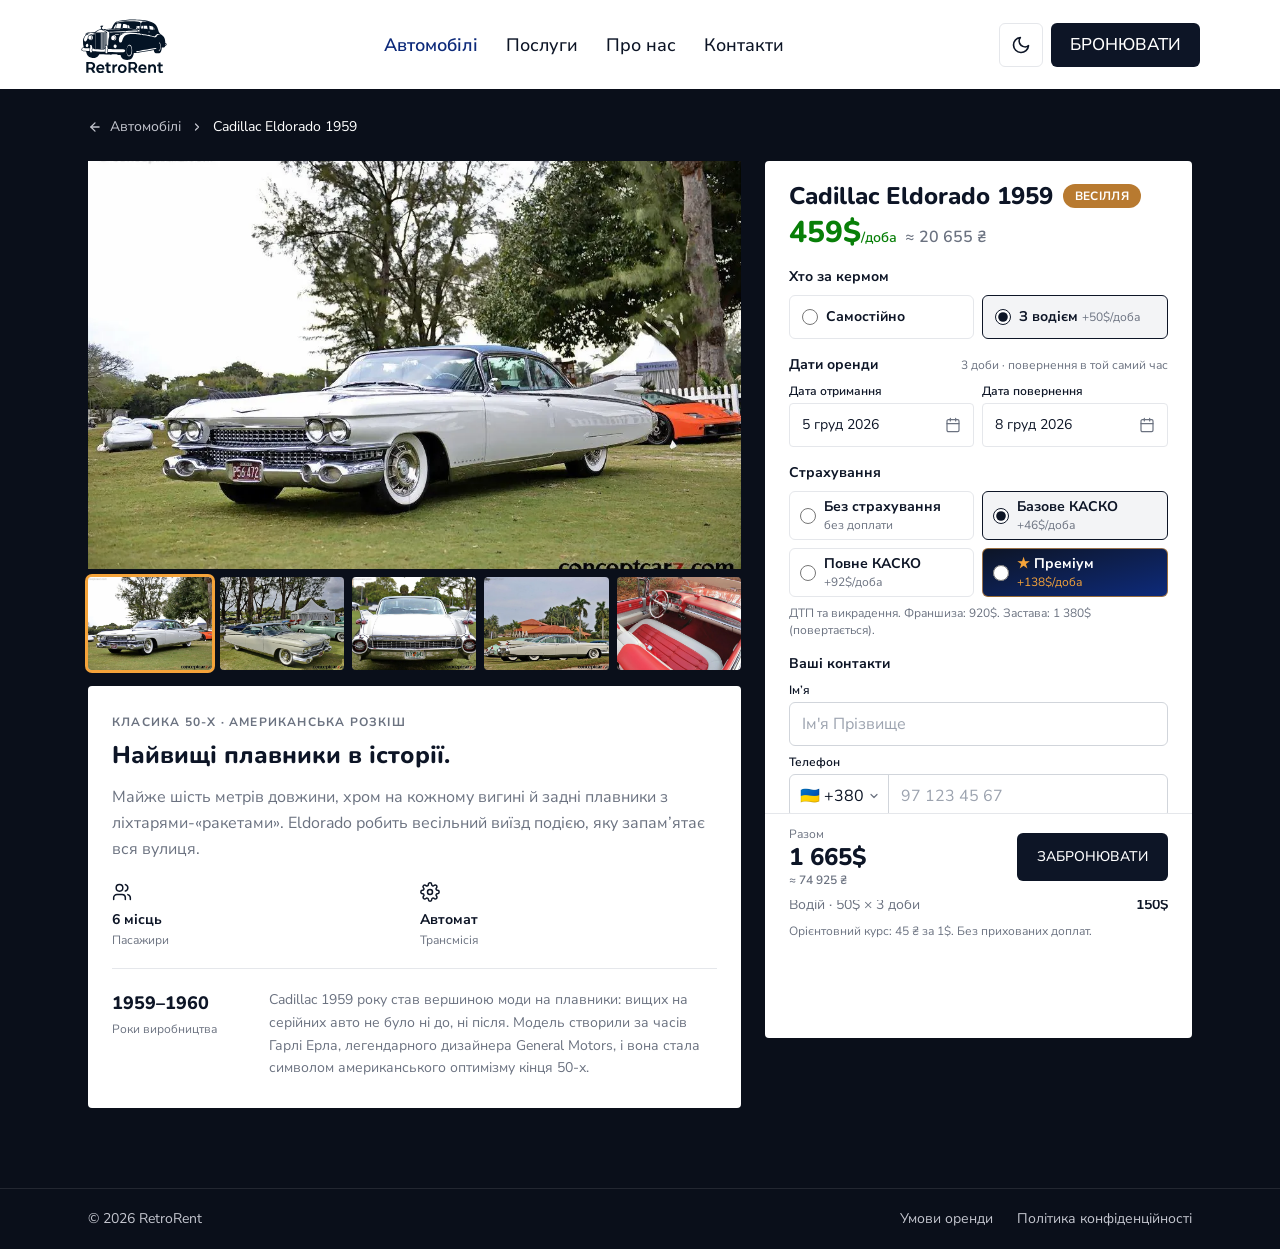
<file: pages/cars/cadillac-eldorado-1959.html>
<!DOCTYPE html>
<html lang="uk" class="scroll-smooth scroll-pt-20 motion-reduce:scroll-auto md:scroll-pt-28">
<head>
  <meta charset="UTF-8">
  <meta name="viewport" content="width=device-width, initial-scale=1">
  <title>Cadillac Eldorado 1959 — оренда | RetroRent</title>
  <meta name="description" content="Оренда Cadillac Eldorado 1959 від 459$ за добу. Страхування на вибір, ціна в доларах і гривнях.">
  <link rel="canonical" href="https://retrorent.vercel.app/pages/cars/cadillac-eldorado-1959.html">
  <meta name="theme-color" content="#0d1526">
  <link rel="icon" href="../../assets/icons/favicon.svg" type="image/svg+xml">
  <link rel="icon" href="../../assets/icons/favicon-32.png" sizes="32x32" type="image/png">
  <link rel="apple-touch-icon" href="../../assets/icons/apple-touch-icon.png">

  <link rel="preconnect" href="https://fonts.googleapis.com">
  <link rel="preconnect" href="https://fonts.gstatic.com" crossorigin>
  <link href="https://fonts.googleapis.com/css2?family=Nunito:wght@500;600;700;800;900&amp;family=Nunito+Sans:wght@300;400;500;600;700&amp;display=swap" rel="stylesheet">

  <!-- Темна тема вмикається ще до відмальовування (без «спалаху» світлої теми).
       Inline, щоб не чекати окремий файл; перемикач і збереження — js/theme.js -->
  <script>
    (function () {
      var t = null;
      try { t = localStorage.getItem('retrorent-theme'); } catch (e) {}
      if (!t) t = window.matchMedia('(prefers-color-scheme: dark)').matches ? 'dark' : 'light';
      if (t === 'dark') document.documentElement.classList.add('dark');
      document.documentElement.style.colorScheme = t;
    })();
  </script>


  <!-- Власні стилі: лише те, що незручно робити класами Tailwind -->
  <link rel="stylesheet" href="../../css/style.css">
  <!-- Tailwind CSS: готовий файл замість CDN (класи з дизайн-системи, js/tailwind.config.js).
       Стоїть після style.css — у тому ж порядку, у якому стилі додавав CDN.
       Оновлення після зміни класів: tools/tailwind-build.html -->
  <link rel="stylesheet" href="../../css/tailwind.css">
</head>
<body class="bg-navy-deep font-sans text-navy antialiased">

  <!-- ===== HEADER =====
       Mobile: логотип | «Меню» | CTA.  md+: «Меню» ховається (md:hidden), пункти в рядок (hidden md:flex) -->
  <header class="sticky top-0 z-50 flex h-header-sm items-center justify-between gap-2 bg-white px-4 shadow-header md:h-header md:gap-4 md:px-8 xl:px-20">
    <a class="shrink-0 rounded-sm focus-visible:outline-none focus-visible:ring-2 focus-visible:ring-brand-orange" href="../../index.html" aria-label="RetroRent — на головну">
      <img class="w-16 md:w-[88px]" src="../../assets/icons/logo.svg" alt="RetroRent" width="88" height="88">
    </a>

    <nav class="relative" data-nav aria-label="Головне меню">
      <button class="group inline-flex min-h-11 items-center gap-1.5 px-2 text-[17px] font-semibold text-navy focus-visible:outline-none md:hidden"
              type="button" data-nav-toggle aria-expanded="false" aria-controls="nav-list">
        <span class="relative after:absolute after:inset-x-0 after:bottom-0 after:h-0.5 after:origin-left after:scale-x-0 after:rounded-full after:bg-current after:transition-transform after:duration-300 py-1.5 group-hover:after:scale-x-100 group-focus-visible:after:scale-x-100 group-aria-expanded:after:scale-x-100">Меню</span>
        <svg class="transition-transform duration-200 group-aria-expanded:rotate-180" width="14" height="14" viewBox="0 0 24 24" fill="none" stroke="currentColor" stroke-width="2.4" stroke-linecap="round" stroke-linejoin="round" aria-hidden="true"><path d="m6 9 6 6 6-6"/></svg>
      </button>

      <ul id="nav-list" data-nav-list
          class="absolute left-1/2 top-full mt-3 hidden min-w-[200px] -translate-x-1/2 rounded-xl border border-gray-200 bg-white p-2 shadow-pop
                 md:static md:mt-0 md:flex md:min-w-0 md:translate-x-0 md:gap-5 lg:gap-7 md:rounded-none md:border-0 md:bg-transparent md:p-0 md:shadow-none">
        <li class="px-3.5 py-1.5 md:p-0"><a class="relative after:absolute after:inset-x-0 after:bottom-0 after:h-0.5 after:origin-left after:scale-x-0 after:rounded-full after:bg-current after:transition-transform after:duration-300 inline-block whitespace-nowrap py-1.5 text-lg md:text-base lg:text-lg font-semibold text-royal hover:after:scale-x-100 focus-visible:outline-none focus-visible:after:scale-x-100" href="../../pages/cars.html" aria-current="page">Автомобілі</a></li>
        <li class="px-3.5 py-1.5 md:p-0"><a class="relative after:absolute after:inset-x-0 after:bottom-0 after:h-0.5 after:origin-left after:scale-x-0 after:rounded-full after:bg-current after:transition-transform after:duration-300 inline-block whitespace-nowrap py-1.5 text-lg md:text-base lg:text-lg font-medium text-navy hover:after:scale-x-100 focus-visible:outline-none focus-visible:after:scale-x-100" href="../../index.html#services">Послуги</a></li>
        <li class="px-3.5 py-1.5 md:p-0"><a class="relative after:absolute after:inset-x-0 after:bottom-0 after:h-0.5 after:origin-left after:scale-x-0 after:rounded-full after:bg-current after:transition-transform after:duration-300 inline-block whitespace-nowrap py-1.5 text-lg md:text-base lg:text-lg font-medium text-navy hover:after:scale-x-100 focus-visible:outline-none focus-visible:after:scale-x-100" href="../../pages/about.html">Про нас</a></li>
        <li class="px-3.5 py-1.5 md:p-0"><a class="relative after:absolute after:inset-x-0 after:bottom-0 after:h-0.5 after:origin-left after:scale-x-0 after:rounded-full after:bg-current after:transition-transform after:duration-300 inline-block whitespace-nowrap py-1.5 text-lg md:text-base lg:text-lg font-medium text-navy hover:after:scale-x-100 focus-visible:outline-none focus-visible:after:scale-x-100" href="../../index.html#contacts">Контакти</a></li>
        <li class="px-3.5 py-1.5 sm:hidden"><button class="inline-flex min-h-11 items-center gap-2 rounded-sm text-lg font-medium text-navy focus-visible:outline-none focus-visible:ring-2 focus-visible:ring-brand-orange" type="button" data-theme-toggle aria-pressed="false" aria-label="Увімкнути темну тему"><svg class="dark:hidden" width="20" height="20" viewBox="0 0 24 24" fill="none" stroke="currentColor" stroke-width="2" stroke-linecap="round" stroke-linejoin="round" aria-hidden="true"><path d="M21 12.79A9 9 0 1 1 11.21 3 7 7 0 0 0 21 12.79Z"/></svg><svg class="hidden dark:block" width="20" height="20" viewBox="0 0 24 24" fill="none" stroke="currentColor" stroke-width="2" stroke-linecap="round" stroke-linejoin="round" aria-hidden="true"><circle cx="12" cy="12" r="4"/><path d="M12 2v2M12 20v2M4.93 4.93l1.41 1.41M17.66 17.66l1.41 1.41M2 12h2M20 12h2M6.34 17.66l-1.41 1.41M19.07 4.93l-1.41 1.41"/></svg><span data-theme-label>Темна тема</span></button></li>
      </ul>
    </nav>

    <!-- Перемикач теми (sm+) і CTA «Бронювати»: куди скролить — задається в href -->
    <div class="flex shrink-0 items-center gap-2">
      <button class="hidden h-11 w-11 place-items-center rounded-md border border-gray-200 text-navy transition-colors hover:border-gray-400 sm:grid focus-visible:outline-none focus-visible:ring-3 focus-visible:ring-inset focus-visible:ring-brand-orange"
              type="button" data-theme-toggle aria-pressed="false" aria-label="Увімкнути темну тему" title="Змінити тему">
        <svg class="dark:hidden" width="20" height="20" viewBox="0 0 24 24" fill="none" stroke="currentColor" stroke-width="2" stroke-linecap="round" stroke-linejoin="round" aria-hidden="true"><path d="M21 12.79A9 9 0 1 1 11.21 3 7 7 0 0 0 21 12.79Z"/></svg>
        <svg class="hidden dark:block" width="20" height="20" viewBox="0 0 24 24" fill="none" stroke="currentColor" stroke-width="2" stroke-linecap="round" stroke-linejoin="round" aria-hidden="true"><circle cx="12" cy="12" r="4"/><path d="M12 2v2M12 20v2M4.93 4.93l1.41 1.41M17.66 17.66l1.41 1.41M2 12h2M20 12h2M6.34 17.66l-1.41 1.41M19.07 4.93l-1.41 1.41"/></svg>
      </button>
      <a class="js-press rounded-md bg-navy font-medium text-white hover:bg-royal active:bg-ink relative inline-flex items-center justify-center gap-2 text-center uppercase transition duration-200 active:scale-98 focus-visible:outline-none focus-visible:ring-3 focus-visible:ring-inset focus-visible:ring-brand-orange disabled:pointer-events-none disabled:bg-disabled disabled:text-disabled-text h-11 shrink-0 px-4 text-sm md:w-[149px] md:px-0 md:text-[17px]" href="#booking">Бронювати</a>
    </div>
  </header>

  <main class="bg-navy-deep pb-20 pt-7 text-white">
    <div class="mx-auto w-full max-w-6xl px-4 md:px-6">

      <nav class="flex flex-wrap items-center gap-2.5 text-sm text-muted" aria-label="Навігаційний ланцюжок">
        <a class="inline-flex items-center gap-2 transition-colors hover:text-white rounded-sm focus-visible:outline-none focus-visible:ring-2 focus-visible:ring-brand-orange" href="../cars.html"><svg width="14" height="14" viewBox="0 0 24 24" fill="none" stroke="currentColor" stroke-width="2.2" stroke-linecap="round" stroke-linejoin="round" aria-hidden="true"><path d="M19 12H5"/><path d="m12 19-7-7 7-7"/></svg>Автомобілі</a>
        <svg width="12" height="12" viewBox="0 0 24 24" fill="none" stroke="currentColor" stroke-width="2.4" stroke-linecap="round" stroke-linejoin="round" aria-hidden="true"><path d="m9 18 6-6-6-6"/></svg>
        <span class="text-white" aria-current="page">Cadillac Eldorado 1959</span>
      </nav>

      <!-- Mobile: фото → бронювання → опис.  lg: 5 колонок — фото й опис (3) | бронювання (2) -->
      <div class="mt-6 grid grid-cols-1 items-start gap-4 lg:grid-cols-5 lg:grid-rows-[auto_1fr] lg:gap-x-6">

        <!-- ГАЛЕРЕЯ: додаткові фото кладіть у assets/images/cars/cadillac-eldorado-1959/ (1.webp … 4.webp) -->
        <div class="lg:col-span-3 lg:row-start-1">
          <div class="media aspect-[16/10] overflow-hidden bg-placeholder" data-gallery-main>
            <img class="h-full w-full object-cover" src="../../assets/images/cars/cadillac-eldorado-1959_1.webp" alt="Cadillac Eldorado 1959">
          </div>
          <div class="mt-2 grid grid-cols-5 gap-2" role="group" aria-label="Фото авто">
            <button class="media aspect-[4/3] overflow-hidden rounded bg-placeholder transition-opacity hover:opacity-80 focus-visible:outline-none focus-visible:ring-3 focus-visible:ring-brand-orange aria-pressed:ring-3 aria-pressed:ring-brand-orange" type="button" data-gallery-thumb aria-pressed="true" aria-label="Фото 1: Cadillac Eldorado 1959">
              <img class="h-full w-full object-cover" src="../../assets/images/cars/cadillac-eldorado-1959_1.webp" alt="" loading="lazy">
            </button>
            <button class="media aspect-[4/3] overflow-hidden rounded bg-placeholder transition-opacity hover:opacity-80 focus-visible:outline-none focus-visible:ring-3 focus-visible:ring-brand-orange aria-pressed:ring-3 aria-pressed:ring-brand-orange" type="button" data-gallery-thumb aria-pressed="false" aria-label="Фото 2: Cadillac Eldorado 1959">
              <img class="h-full w-full object-cover" src="../../assets/images/cars/cadillac-eldorado-1959_2.webp" alt="" loading="lazy">
            </button>
            <button class="media aspect-[4/3] overflow-hidden rounded bg-placeholder transition-opacity hover:opacity-80 focus-visible:outline-none focus-visible:ring-3 focus-visible:ring-brand-orange aria-pressed:ring-3 aria-pressed:ring-brand-orange" type="button" data-gallery-thumb aria-pressed="false" aria-label="Фото 3: Cadillac Eldorado 1959">
              <img class="h-full w-full object-cover" src="../../assets/images/cars/cadillac-eldorado-1959_3.webp" alt="" loading="lazy">
            </button>
            <button class="media aspect-[4/3] overflow-hidden rounded bg-placeholder transition-opacity hover:opacity-80 focus-visible:outline-none focus-visible:ring-3 focus-visible:ring-brand-orange aria-pressed:ring-3 aria-pressed:ring-brand-orange" type="button" data-gallery-thumb aria-pressed="false" aria-label="Фото 4: Cadillac Eldorado 1959">
              <img class="h-full w-full object-cover" src="../../assets/images/cars/cadillac-eldorado-1959_4.webp" alt="" loading="lazy">
            </button>
            <button class="media aspect-[4/3] overflow-hidden rounded bg-placeholder transition-opacity hover:opacity-80 focus-visible:outline-none focus-visible:ring-3 focus-visible:ring-brand-orange aria-pressed:ring-3 aria-pressed:ring-brand-orange" type="button" data-gallery-thumb aria-pressed="false" aria-label="Фото 5: Cadillac Eldorado 1959">
              <img class="h-full w-full object-cover" src="../../assets/images/cars/cadillac-eldorado-1959_5.webp" alt="" loading="lazy">
            </button>
          </div>
        </div>

        <!-- ===== БРОНЮВАННЯ ===== data-price — ціна за добу для js/booking.js -->
        <form class="rounded bg-white px-4 pt-5 text-navy sm:px-6 lg:sticky lg:top-24 lg:col-span-2 lg:col-start-4 lg:row-span-2 lg:row-start-1"
              id="booking" data-booking data-car="Cadillac Eldorado 1959" data-price="459" data-default-mode="driver" novalidate>
          <input type="hidden" name="car" value="cadillac-eldorado-1959">

          <div class="flex flex-wrap items-center gap-2.5">
            <h1 class="font-head text-2xl font-extrabold leading-tight">Cadillac Eldorado 1959</h1>
            <span class="rounded-full px-3 py-1 text-xs font-bold uppercase tracking-wide text-white bg-brand-brown">Весілля</span>
          </div>
          <p class="mt-1 font-head text-3xl font-extrabold text-brand-green">459$<span class="text-sm font-semibold">/доба</span> <span class="text-base font-semibold text-gray-500" data-price-uah></span></p>

          <fieldset class="mt-4">
            <legend class="flex w-full items-baseline justify-between gap-2 text-sm font-bold">Хто за кермом</legend>

            <div class="mt-2 grid grid-cols-2 gap-2">
              <label class="flex min-h-11 cursor-pointer items-center gap-2 rounded-md border border-gray-200 px-3 py-2 text-sm transition-colors hover:border-gray-400 has-[:checked]:border-navy has-[:checked]:bg-gray-100 has-[:focus-visible]:ring-2 has-[:focus-visible]:ring-brand-orange">
                <input class="h-4 w-4 flex-none accent-navy focus:outline-none" type="radio" name="mode" value="self">
                <b>Самостійно</b>
              </label>
              <label class="flex min-h-11 cursor-pointer items-center gap-2 rounded-md border border-gray-200 px-3 py-2 text-sm transition-colors hover:border-gray-400 has-[:checked]:border-navy has-[:checked]:bg-gray-100 has-[:focus-visible]:ring-2 has-[:focus-visible]:ring-brand-orange">
                <input class="h-4 w-4 flex-none accent-navy focus:outline-none" type="radio" name="mode" value="driver">
                <span class="leading-tight"><b>З водієм</b> <small class="whitespace-nowrap text-xs text-gray-500">+50$/доба</small></span>
              </label>
            </div>

            <div class="mt-2 flex items-center justify-between gap-3 rounded-md bg-gray-100 px-3" data-license-block hidden>
              <p class="text-xs" data-license-status></p>
              <button class="min-h-11 flex-none rounded-sm text-sm font-semibold text-royal underline transition-colors hover:text-navy focus-visible:outline-none focus-visible:ring-2 focus-visible:ring-brand-orange" type="button" data-license-open></button>
            </div>
          </fieldset>

          <fieldset class="mt-4">
            <legend class="flex w-full items-baseline justify-between gap-2 text-sm font-bold">Дати оренди <span class="text-xs font-normal text-gray-500" data-booking-note></span></legend>

            <div class="mt-2 grid grid-cols-2 gap-2">
              <div class="relative" data-datepicker="pickup">
                <span class="mb-1 block text-xs font-semibold" id="pickup-label">Дата отримання</span>
                <button class="flex h-11 w-full items-center justify-between gap-2 rounded border border-gray-200 bg-white px-2.5 text-left text-[13px] text-navy transition hover:border-gray-400 focus-visible:border-royal focus-visible:outline-none focus-visible:ring-3 focus-visible:ring-royal/15 aria-expanded:border-royal aria-expanded:ring-3 aria-expanded:ring-royal/15 sm:px-3 sm:text-sm"
                        type="button" data-datepicker-field aria-haspopup="dialog" aria-expanded="false" aria-labelledby="pickup-label pickup-value">
                  <span id="pickup-value" data-datepicker-value>Оберіть дату</span>
                  <svg class="flex-none text-gray-500" width="16" height="16" viewBox="0 0 24 24" fill="none" stroke="currentColor" stroke-width="1.8" stroke-linecap="round" stroke-linejoin="round" aria-hidden="true"><rect x="3" y="4" width="18" height="18" rx="2"/><path d="M16 2v4M8 2v4M3 10h18"/></svg>
                </button>
                <input type="hidden" name="pickup">
                <div class="absolute left-0 top-full z-20 mt-1.5 w-72 rounded-xl border border-gray-200 bg-white p-3.5 shadow-pop"
                     data-datepicker-popover role="dialog" aria-label="Календар: дата отримання" hidden></div>
              </div>

              <div class="relative" data-datepicker="return">
                <span class="mb-1 block text-xs font-semibold" id="return-label">Дата повернення</span>
                <button class="flex h-11 w-full items-center justify-between gap-2 rounded border border-gray-200 bg-white px-2.5 text-left text-[13px] text-navy transition hover:border-gray-400 focus-visible:border-royal focus-visible:outline-none focus-visible:ring-3 focus-visible:ring-royal/15 aria-expanded:border-royal aria-expanded:ring-3 aria-expanded:ring-royal/15 sm:px-3 sm:text-sm"
                        type="button" data-datepicker-field aria-haspopup="dialog" aria-expanded="false" aria-labelledby="return-label return-value">
                  <span id="return-value" data-datepicker-value>Оберіть дату</span>
                  <svg class="flex-none text-gray-500" width="16" height="16" viewBox="0 0 24 24" fill="none" stroke="currentColor" stroke-width="1.8" stroke-linecap="round" stroke-linejoin="round" aria-hidden="true"><rect x="3" y="4" width="18" height="18" rx="2"/><path d="M16 2v4M8 2v4M3 10h18"/></svg>
                </button>
                <input type="hidden" name="return">
                <div class="absolute right-0 top-full z-20 mt-1.5 w-72 rounded-xl border border-gray-200 bg-white p-3.5 shadow-pop"
                     data-datepicker-popover role="dialog" aria-label="Календар: дата повернення" hidden></div>
              </div>
            </div>
          </fieldset>

          <fieldset class="mt-4">
            <legend class="flex w-full items-baseline justify-between gap-2 text-sm font-bold">Страхування</legend>
            <!-- Варіанти малює js/booking.js з масиву INSURANCE -->
            <div class="mt-2 grid grid-cols-2 gap-2" data-insurance-options></div>
            <p class="mt-2 text-xs leading-snug text-gray-500" data-insurance-terms></p>
          </fieldset>

          <fieldset class="mt-4">
            <legend class="flex w-full items-baseline justify-between gap-2 text-sm font-bold">Ваші контакти</legend>

            <div class="mt-2 grid grid-cols-1 gap-2 sm:grid-cols-2 lg:grid-cols-1">
              <div>
                <label class="mb-1 block text-xs font-semibold" for="bookingName">Ім’я</label>
                <input class="block h-11 w-full scroll-mb-28 rounded-md border border-gray-300 bg-white px-3 text-base text-navy transition-colors placeholder:text-gray-400 focus:outline-none focus-visible:ring-2 focus-visible:ring-royal focus-visible:ring-offset-1" type="text" id="bookingName" name="bookingName" autocomplete="name" maxlength="60" placeholder="Ім'я Прізвище" required aria-required="true" aria-invalid="false" aria-describedby="bookingNameError">
                <p class="mt-1 text-xs text-red-700 empty:hidden" id="bookingNameError" aria-live="polite"></p>
              </div>
              <div>
                <label class="mb-1 block text-xs font-semibold" for="bookingPhone">Телефон</label>
                <!-- Код країни + номер: js/phone-input.js -->
                <div class="relative flex h-11 w-full scroll-mb-28 rounded-md border border-gray-300 bg-white transition-colors focus-within:ring-2 focus-within:ring-royal focus-within:ring-offset-1" data-phone>
                  <div class="relative flex flex-none items-center border-r border-gray-300 pl-2.5 pr-2">
                    <span class="pointer-events-none whitespace-nowrap text-base text-navy" data-phone-code aria-hidden="true">🇺🇦 +380</span>
                    <svg class="pointer-events-none ml-1 text-gray-500" width="12" height="12" viewBox="0 0 24 24" fill="none" stroke="currentColor" stroke-width="2.4" stroke-linecap="round" stroke-linejoin="round" aria-hidden="true"><path d="m6 9 6 6 6-6"/></svg>
                    <select class="absolute inset-0 h-full w-full cursor-pointer opacity-0" data-phone-country aria-label="Код країни">
                      <option value="UA">🇺🇦 Україна +380</option>
                    </select>
                  </div>
                  <input class="block h-full min-w-0 flex-1 rounded-r-md bg-transparent px-3 text-base text-navy placeholder:text-gray-400 focus:outline-none" type="tel" id="bookingPhone" name="bookingPhone" autocomplete="tel-national" inputmode="tel" maxlength="20" placeholder="97 123 45 67" data-phone-input required aria-required="true" aria-invalid="false" aria-describedby="bookingPhoneError">
                </div>
                <p class="mt-1 text-xs text-red-700 empty:hidden" id="bookingPhoneError" aria-live="polite"></p>
              </div>
            </div>
          </fieldset>

          <div class="mt-3 border-t border-gray-200 pt-3 text-sm">
            <dl class="flex flex-col gap-1.5">
            <div class="flex justify-between gap-4 text-gray-500">
              <dt data-summary-rent-label></dt>
              <dd class="font-bold text-navy" data-summary-rent></dd>
            </div>
            <div class="flex justify-between gap-4 text-gray-500">
              <dt data-summary-insurance-label></dt>
              <dd class="font-bold text-navy" data-summary-insurance></dd>
            </div>
            <div class="flex justify-between gap-4 text-gray-500" data-summary-driver-row hidden>
              <dt data-summary-driver-label></dt>
              <dd class="font-bold text-navy" data-summary-driver></dd>
            </div>
          </dl>
            <p class="mt-2 pb-3 text-xs text-gray-500"><span data-rate-note></span>. Без прихованих доплат.</p>
          </div>

          <!-- Ціна й кнопка закріплені внизу: їх видно, поки форма на екрані -->
          <div class="sticky bottom-0 z-10 -mx-4 flex items-center justify-between gap-3 rounded-b border-t border-gray-200 bg-white px-4 py-3 sm:-mx-6 sm:px-6">
            <div class="min-w-0">
              <p class="text-xs text-gray-500">Разом</p>
              <p class="font-head text-2xl font-extrabold leading-tight" data-summary-total></p>
              <p class="text-xs font-semibold text-gray-500" data-summary-total-uah></p>
            </div>
            <button class="js-press rounded-md bg-navy font-medium text-white hover:bg-royal active:bg-ink relative inline-flex items-center justify-center gap-2 text-center uppercase transition duration-200 active:scale-98 focus-visible:outline-none focus-visible:ring-3 focus-visible:ring-inset focus-visible:ring-brand-orange disabled:pointer-events-none disabled:bg-disabled disabled:text-disabled-text h-12 flex-none px-5 text-sm font-bold" type="submit">Забронювати</button>
          </div>
        </form>

        <!-- ===== ОПИС ===== -->
        <article class="rounded bg-white px-4 py-6 text-navy sm:px-6 sm:py-7 lg:col-span-3 lg:row-start-2">
          <p class="text-xs font-bold uppercase tracking-widest text-gray-500">Класика 50-х · Американська розкіш</p>
          <h2 class="mt-2.5 font-head text-2xl font-extrabold leading-tight">Найвищі плавники в історії.</h2>
          <p class="mt-3.5 leading-relaxed text-gray-500">Майже шість метрів довжини, хром на кожному вигині й задні плавники з ліхтарями-«ракетами». Eldorado робить весільний виїзд подією, яку запам’ятає вся вулиця.</p>

          <ul class="mt-5 grid auto-cols-fr grid-flow-col gap-3">
            <li class="flex flex-col">
              <svg width="20" height="20" viewBox="0 0 24 24" fill="none" stroke="currentColor" stroke-width="1.8" stroke-linecap="round" stroke-linejoin="round" aria-hidden="true"><path d="M16 21v-2a4 4 0 0 0-4-4H6a4 4 0 0 0-4 4v2"/><circle cx="9" cy="7" r="4"/><path d="M22 21v-2a4 4 0 0 0-3-3.87"/><path d="M16 3.13a4 4 0 0 1 0 7.75"/></svg>
              <b class="mt-2 text-sm">6 місць</b>
              <span class="mt-0.5 text-xs text-gray-500">Пасажири</span>
            </li>
            <li class="flex flex-col">
              <svg width="20" height="20" viewBox="0 0 24 24" fill="none" stroke="currentColor" stroke-width="1.8" stroke-linecap="round" stroke-linejoin="round" aria-hidden="true"><circle cx="12" cy="12" r="3"/><path d="M19.4 15a1.65 1.65 0 0 0 .33 1.82l.06.06a2 2 0 1 1-2.83 2.83l-.06-.06a1.65 1.65 0 0 0-1.82-.33 1.65 1.65 0 0 0-1 1.51V21a2 2 0 1 1-4 0v-.09A1.65 1.65 0 0 0 9 19.4a1.65 1.65 0 0 0-1.82.33l-.06.06a2 2 0 1 1-2.83-2.83l.06-.06A1.65 1.65 0 0 0 4.68 15a1.65 1.65 0 0 0-1.51-1H3a2 2 0 1 1 0-4h.09A1.65 1.65 0 0 0 4.6 9a1.65 1.65 0 0 0-.33-1.82l-.06-.06a2 2 0 1 1 2.83-2.83l.06.06A1.65 1.65 0 0 0 9 4.68a1.65 1.65 0 0 0 1-1.51V3a2 2 0 1 1 4 0v.09a1.65 1.65 0 0 0 1 1.51 1.65 1.65 0 0 0 1.82-.33l.06-.06a2 2 0 1 1 2.83 2.83l-.06.06A1.65 1.65 0 0 0 19.4 9a1.65 1.65 0 0 0 1.51 1H21a2 2 0 1 1 0 4h-.09a1.65 1.65 0 0 0-1.51 1Z"/></svg>
              <b class="mt-2 text-sm">Автомат</b>
              <span class="mt-0.5 text-xs text-gray-500">Трансмісія</span>
            </li>
            <!-- Посвідчення потрібне лише для self-drive: з водієм пункт ховає js/booking.js -->
            <li class="flex flex-col" data-self-only>
              <svg width="20" height="20" viewBox="0 0 24 24" fill="none" stroke="currentColor" stroke-width="1.8" stroke-linecap="round" stroke-linejoin="round" aria-hidden="true"><rect x="4" y="3" width="16" height="18" rx="2"/><circle cx="12" cy="10" r="3"/><path d="M7.5 18a4.5 4.5 0 0 1 9 0"/><path d="M10 3v2h4V3"/></svg>
              <b class="mt-2 text-sm">Категорія B</b>
              <span class="mt-0.5 text-xs text-gray-500">Посвідчення</span>
            </li>
          </ul>

          <div class="mt-5 grid grid-cols-1 gap-3 border-t border-gray-200 pt-5 sm:grid-cols-4 sm:gap-6">
            <p class="font-head text-lg font-extrabold">
              1959–1960
              <small class="mt-1 block font-sans text-xs font-normal text-gray-500">Роки виробництва</small>
            </p>
            <p class="text-sm leading-relaxed text-gray-500 sm:col-span-3">Cadillac 1959 року став вершиною моди на плавники: вищих на серійних авто не було ні до, ні після. Модель створили за часів Гарлі Ерла, легендарного дизайнера General Motors, і вона стала символом американського оптимізму кінця 50-х.</p>
          </div>
        </article>

      </div>
    </div>
  </main>

  <!-- ===== FOOTER (міні) ===== -->
  <footer class="border-t border-white/10 bg-navy-deep text-sm text-muted">
    <div class="mx-auto w-full max-w-6xl px-4 md:px-6 flex flex-wrap items-center justify-between gap-x-6 gap-y-3 py-5">
      <p>© 2026 RetroRent</p>
      <nav class="flex flex-wrap gap-6" aria-label="Документи">
        <a class="transition-colors hover:text-white rounded-sm focus-visible:outline-none focus-visible:ring-2 focus-visible:ring-brand-orange" href="#">Умови оренди</a>
        <a class="transition-colors hover:text-white rounded-sm focus-visible:outline-none focus-visible:ring-2 focus-visible:ring-brand-orange" href="#">Політика конфіденційності</a>
      </nav>
    </div>
  </footer>

  <!-- ===== МОДАЛКА: БРОНЮВАННЯ ПІДТВЕРДЖЕНО ===== (клас is-visible додає js/booking.js) -->
  <div class="group fixed inset-0 z-[100] flex items-center justify-center bg-navy-deep/95 p-6 opacity-0 transition-opacity duration-300 [&.is-visible]:opacity-100"
       data-modal role="dialog" aria-modal="true" aria-labelledby="success-title" hidden>
    <div class="w-full max-w-[426px] translate-y-3 scale-98 rounded bg-white px-6 py-9 text-center text-navy transition-transform duration-300 group-[.is-visible]:translate-y-0 group-[.is-visible]:scale-100 sm:p-12">
      <div class="mx-auto mb-5 grid h-14 w-14 place-items-center rounded-full bg-green-100 text-green-600"><svg width="26" height="26" viewBox="0 0 24 24" fill="none" stroke="currentColor" stroke-width="2" stroke-linecap="round" stroke-linejoin="round" aria-hidden="true"><path d="M20 6 9 17l-5-5"/></svg></div>
      <h2 class="font-head text-2xl font-extrabold leading-tight sm:text-[26px]" id="success-title">Бронювання<br>підтверджено!</h2>
      <p class="mt-3 text-sm leading-relaxed text-gray-500">
        Дякуємо! Ваша заявка на Cadillac Eldorado 1959 успішно прийнята. Наш менеджер зателефонує на номер <b class="whitespace-nowrap text-navy" data-modal-phone></b> протягом 10 хвилин.
      </p>
      <a class="inline-flex items-center justify-center rounded-md border border-navy bg-white text-navy transition duration-200 hover:border-royal hover:bg-royal hover:text-white active:scale-98 active:border-ink active:bg-ink active:text-white focus-visible:outline-none focus-visible:ring-3 focus-visible:ring-inset focus-visible:ring-brand-orange mt-7 h-12 w-full text-base font-medium" href="../../index.html" data-modal-focus>Повернутися на головну</a>
    </div>
  </div>

  <!-- ===== МОДАЛКА: ПЕРЕВІРКА ПОСВІДЧЕННЯ ===== логіка — js/license.js -->
  <div class="group fixed inset-0 z-[100] flex items-center justify-center bg-navy-deep/90 p-4 opacity-0 transition-opacity duration-300 [&.is-visible]:opacity-100 sm:p-6"
       id="licenseModal" role="dialog" aria-modal="true" aria-labelledby="licenseTitle" aria-describedby="licenseText" hidden>
    <div class="max-h-full w-full max-w-lg translate-y-3 scale-98 overflow-y-auto rounded-xl bg-white p-5 text-navy transition-transform duration-300 group-[.is-visible]:translate-y-0 group-[.is-visible]:scale-100 sm:p-8">
      <h2 class="font-head text-2xl font-extrabold leading-tight" id="licenseTitle">Перевірка посвідчення</h2>
      <p class="mt-2 text-sm leading-relaxed text-gray-500" id="licenseText">Для self-drive потрібні категорія B, вік від 21 року й стаж від 2 років. Це попередня перевірка: дані не зберігаються, оригінал менеджер звірить при видачі авто.</p>

      <form class="mt-5 grid grid-cols-1 gap-x-4 gap-y-1 sm:grid-cols-2" id="licenseForm" novalidate>
        <div>
          <label class="mb-1 block text-sm font-semibold" for="licenseName">Прізвище та ім’я</label>
          <input class="block h-12 w-full rounded-md border border-gray-300 bg-white px-3 text-base text-navy transition-colors focus:outline-none focus-visible:ring-2 focus-visible:ring-royal focus-visible:ring-offset-1" type="text" id="licenseName" name="licenseName" autocomplete="name" maxlength="80" required aria-required="true" aria-invalid="false" aria-describedby="licenseNameError">
          <p class="mt-1 min-h-5 text-sm text-red-700" id="licenseNameError" aria-live="polite"></p>
        </div>
        <div>
          <label class="mb-1 block text-sm font-semibold" for="licenseNumber">Серія та номер</label>
          <input class="block h-12 w-full rounded-md border border-gray-300 bg-white px-3 text-base text-navy transition-colors focus:outline-none focus-visible:ring-2 focus-visible:ring-royal focus-visible:ring-offset-1" type="text" id="licenseNumber" name="licenseNumber" autocomplete="off" maxlength="11" placeholder="ВХА123456" required aria-required="true" aria-invalid="false" aria-describedby="licenseNumberError">
          <p class="mt-1 min-h-5 text-sm text-red-700" id="licenseNumberError" aria-live="polite"></p>
        </div>
        <div>
          <label class="mb-1 block text-sm font-semibold" for="birthDate">Дата народження</label>
          <input class="block h-12 w-full rounded-md border border-gray-300 bg-white px-3 text-base text-navy transition-colors focus:outline-none focus-visible:ring-2 focus-visible:ring-royal focus-visible:ring-offset-1" type="date" id="birthDate" name="birthDate" autocomplete="bday" required aria-required="true" aria-invalid="false" aria-describedby="birthDateError">
          <p class="mt-1 min-h-5 text-sm text-red-700" id="birthDateError" aria-live="polite"></p>
        </div>
        <div>
          <label class="mb-1 block text-sm font-semibold" for="issueDate">Дата видачі</label>
          <input class="block h-12 w-full rounded-md border border-gray-300 bg-white px-3 text-base text-navy transition-colors focus:outline-none focus-visible:ring-2 focus-visible:ring-royal focus-visible:ring-offset-1" type="date" id="issueDate" name="issueDate" required aria-required="true" aria-invalid="false" aria-describedby="issueDateError">
          <p class="mt-1 min-h-5 text-sm text-red-700" id="issueDateError" aria-live="polite"></p>
        </div>
        <div>
          <label class="mb-1 block text-sm font-semibold" for="expiryDate">Дійсне до</label>
          <input class="block h-12 w-full rounded-md border border-gray-300 bg-white px-3 text-base text-navy transition-colors focus:outline-none focus-visible:ring-2 focus-visible:ring-royal focus-visible:ring-offset-1" type="date" id="expiryDate" name="expiryDate" required aria-required="true" aria-invalid="false" aria-describedby="expiryDateError">
          <p class="mt-1 min-h-5 text-sm text-red-700" id="expiryDateError" aria-live="polite"></p>
        </div>

        <div class="sm:col-span-2">
          <label class="flex min-h-11 cursor-pointer items-center gap-3 rounded-md border border-transparent p-2 transition-colors" data-field-box for="licenseCategory">
            <input class="h-5 w-5 flex-none cursor-pointer accent-navy focus:outline-none focus-visible:ring-2 focus-visible:ring-royal focus-visible:ring-offset-2" type="checkbox" id="licenseCategory" name="licenseCategory" required aria-required="true" aria-invalid="false" aria-describedby="licenseCategoryError">
            <span class="text-sm">У посвідченні відкрита категорія B</span>
          </label>
          <p class="mt-1 min-h-5 text-sm text-red-700" id="licenseCategoryError" aria-live="polite"></p>
        </div>

        <div class="mt-1 flex flex-col-reverse gap-2 sm:col-span-2 sm:flex-row sm:justify-end">
          <button class="inline-flex h-12 items-center justify-center rounded-md border border-navy bg-white px-6 text-sm font-bold uppercase text-navy transition-colors hover:bg-gray-100 focus-visible:outline-none focus-visible:ring-3 focus-visible:ring-inset focus-visible:ring-brand-orange" type="button" id="licenseClose">Скасувати</button>
          <button class="js-press rounded-md bg-navy font-medium text-white hover:bg-royal hover:shadow-lg active:bg-ink relative inline-flex items-center justify-center gap-2 text-center uppercase transition duration-200 active:scale-98 focus-visible:outline-none focus-visible:ring-3 focus-visible:ring-inset focus-visible:ring-brand-orange h-12 px-6 text-sm font-bold" type="submit">Перевірити</button>
        </div>
      </form>
    </div>
  </div>

  <script src="../../js/theme.js" defer></script>
  <script src="../../js/main.js" defer></script>
  <script src="../../js/phone-input.js" defer></script>
  <script src="../../js/booking.js" defer></script>
  <script src="../../js/gallery.js" defer></script>
  <script src="../../js/license.js" defer></script>
</body>
</html>
</file>
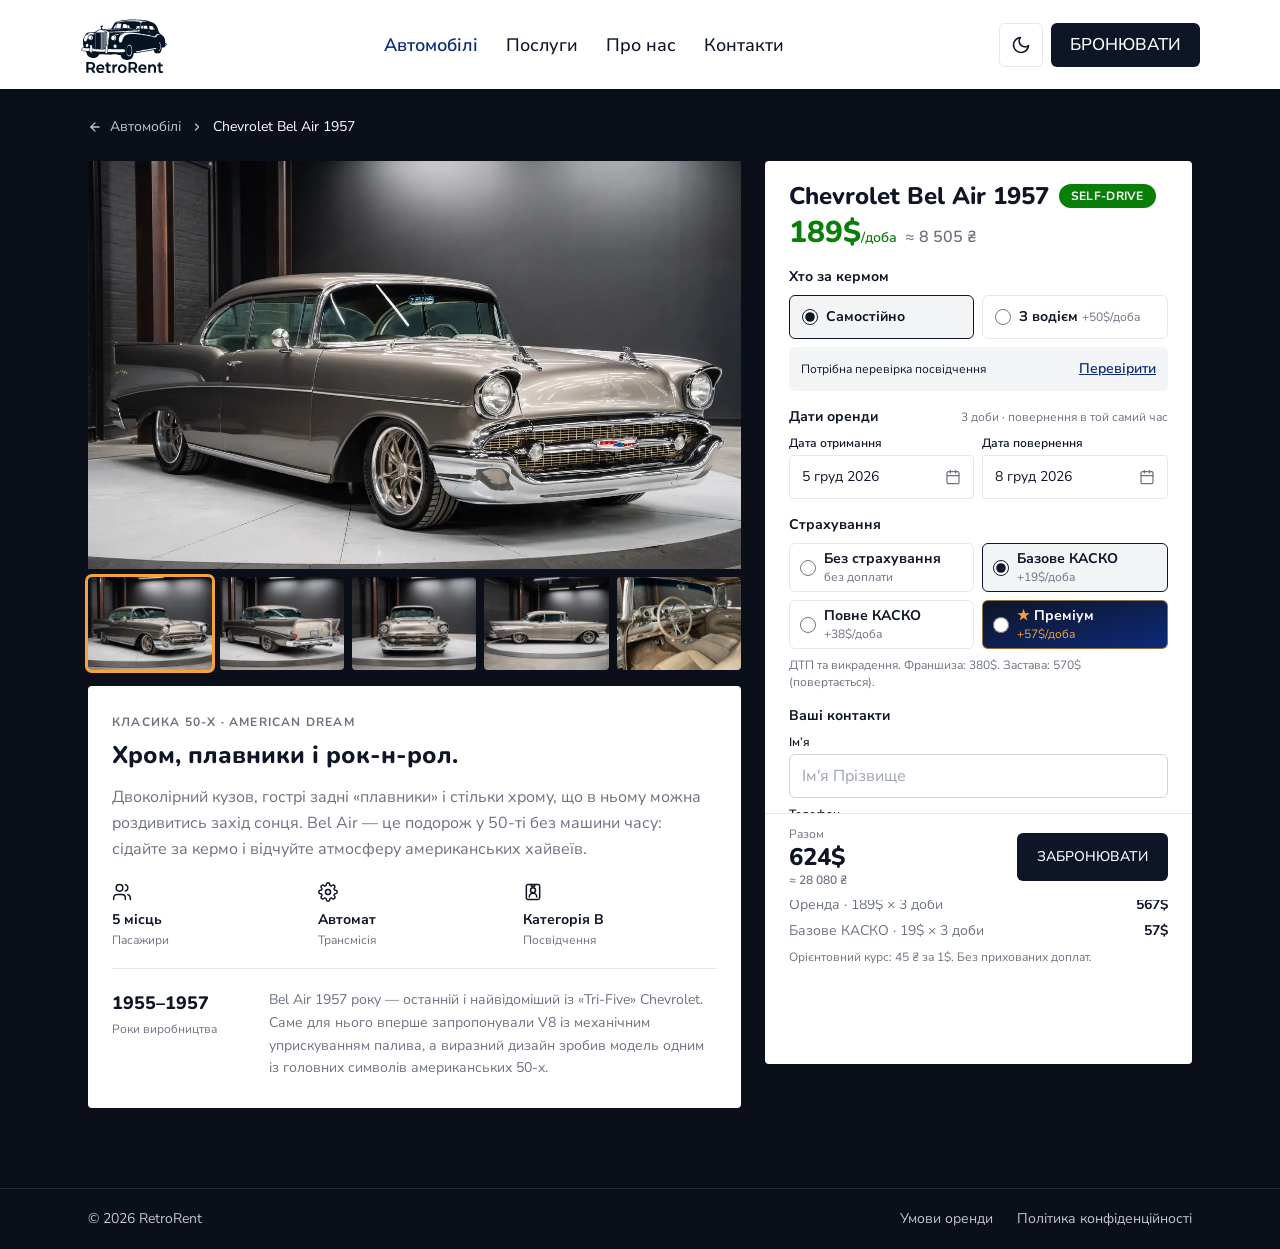
<file: pages/cars/chevrolet-bel-air-1957.html>
<!DOCTYPE html>
<html lang="uk" class="scroll-smooth scroll-pt-20 motion-reduce:scroll-auto md:scroll-pt-28">
<head>
  <meta charset="UTF-8">
  <meta name="viewport" content="width=device-width, initial-scale=1">
  <title>Chevrolet Bel Air 1957 — оренда | RetroRent</title>
  <meta name="description" content="Оренда Chevrolet Bel Air 1957 від 189$ за добу. Страхування на вибір, ціна в доларах і гривнях.">
  <link rel="canonical" href="https://retrorent.vercel.app/pages/cars/chevrolet-bel-air-1957.html">
  <meta name="theme-color" content="#0d1526">
  <link rel="icon" href="../../assets/icons/favicon.svg" type="image/svg+xml">
  <link rel="icon" href="../../assets/icons/favicon-32.png" sizes="32x32" type="image/png">
  <link rel="apple-touch-icon" href="../../assets/icons/apple-touch-icon.png">

  <link rel="preconnect" href="https://fonts.googleapis.com">
  <link rel="preconnect" href="https://fonts.gstatic.com" crossorigin>
  <link href="https://fonts.googleapis.com/css2?family=Nunito:wght@500;600;700;800;900&amp;family=Nunito+Sans:wght@300;400;500;600;700&amp;display=swap" rel="stylesheet">

  <!-- Темна тема вмикається ще до відмальовування (без «спалаху» світлої теми).
       Inline, щоб не чекати окремий файл; перемикач і збереження — js/theme.js -->
  <script>
    (function () {
      var t = null;
      try { t = localStorage.getItem('retrorent-theme'); } catch (e) {}
      if (!t) t = window.matchMedia('(prefers-color-scheme: dark)').matches ? 'dark' : 'light';
      if (t === 'dark') document.documentElement.classList.add('dark');
      document.documentElement.style.colorScheme = t;
    })();
  </script>


  <!-- Власні стилі: лише те, що незручно робити класами Tailwind -->
  <link rel="stylesheet" href="../../css/style.css">
  <!-- Tailwind CSS: готовий файл замість CDN (класи з дизайн-системи, js/tailwind.config.js).
       Стоїть після style.css — у тому ж порядку, у якому стилі додавав CDN.
       Оновлення після зміни класів: tools/tailwind-build.html -->
  <link rel="stylesheet" href="../../css/tailwind.css">
</head>
<body class="bg-navy-deep font-sans text-navy antialiased">

  <!-- ===== HEADER =====
       Mobile: логотип | «Меню» | CTA.  md+: «Меню» ховається (md:hidden), пункти в рядок (hidden md:flex) -->
  <header class="sticky top-0 z-50 flex h-header-sm items-center justify-between gap-2 bg-white px-4 shadow-header md:h-header md:gap-4 md:px-8 xl:px-20">
    <a class="shrink-0 rounded-sm focus-visible:outline-none focus-visible:ring-2 focus-visible:ring-brand-orange" href="../../index.html" aria-label="RetroRent — на головну">
      <img class="w-16 md:w-[88px]" src="../../assets/icons/logo.svg" alt="RetroRent" width="88" height="88">
    </a>

    <nav class="relative" data-nav aria-label="Головне меню">
      <button class="group inline-flex min-h-11 items-center gap-1.5 px-2 text-[17px] font-semibold text-navy focus-visible:outline-none md:hidden"
              type="button" data-nav-toggle aria-expanded="false" aria-controls="nav-list">
        <span class="relative after:absolute after:inset-x-0 after:bottom-0 after:h-0.5 after:origin-left after:scale-x-0 after:rounded-full after:bg-current after:transition-transform after:duration-300 py-1.5 group-hover:after:scale-x-100 group-focus-visible:after:scale-x-100 group-aria-expanded:after:scale-x-100">Меню</span>
        <svg class="transition-transform duration-200 group-aria-expanded:rotate-180" width="14" height="14" viewBox="0 0 24 24" fill="none" stroke="currentColor" stroke-width="2.4" stroke-linecap="round" stroke-linejoin="round" aria-hidden="true"><path d="m6 9 6 6 6-6"/></svg>
      </button>

      <ul id="nav-list" data-nav-list
          class="absolute left-1/2 top-full mt-3 hidden min-w-[200px] -translate-x-1/2 rounded-xl border border-gray-200 bg-white p-2 shadow-pop
                 md:static md:mt-0 md:flex md:min-w-0 md:translate-x-0 md:gap-5 lg:gap-7 md:rounded-none md:border-0 md:bg-transparent md:p-0 md:shadow-none">
        <li class="px-3.5 py-1.5 md:p-0"><a class="relative after:absolute after:inset-x-0 after:bottom-0 after:h-0.5 after:origin-left after:scale-x-0 after:rounded-full after:bg-current after:transition-transform after:duration-300 inline-block whitespace-nowrap py-1.5 text-lg md:text-base lg:text-lg font-semibold text-royal hover:after:scale-x-100 focus-visible:outline-none focus-visible:after:scale-x-100" href="../../pages/cars.html" aria-current="page">Автомобілі</a></li>
        <li class="px-3.5 py-1.5 md:p-0"><a class="relative after:absolute after:inset-x-0 after:bottom-0 after:h-0.5 after:origin-left after:scale-x-0 after:rounded-full after:bg-current after:transition-transform after:duration-300 inline-block whitespace-nowrap py-1.5 text-lg md:text-base lg:text-lg font-medium text-navy hover:after:scale-x-100 focus-visible:outline-none focus-visible:after:scale-x-100" href="../../index.html#services">Послуги</a></li>
        <li class="px-3.5 py-1.5 md:p-0"><a class="relative after:absolute after:inset-x-0 after:bottom-0 after:h-0.5 after:origin-left after:scale-x-0 after:rounded-full after:bg-current after:transition-transform after:duration-300 inline-block whitespace-nowrap py-1.5 text-lg md:text-base lg:text-lg font-medium text-navy hover:after:scale-x-100 focus-visible:outline-none focus-visible:after:scale-x-100" href="../../pages/about.html">Про нас</a></li>
        <li class="px-3.5 py-1.5 md:p-0"><a class="relative after:absolute after:inset-x-0 after:bottom-0 after:h-0.5 after:origin-left after:scale-x-0 after:rounded-full after:bg-current after:transition-transform after:duration-300 inline-block whitespace-nowrap py-1.5 text-lg md:text-base lg:text-lg font-medium text-navy hover:after:scale-x-100 focus-visible:outline-none focus-visible:after:scale-x-100" href="../../index.html#contacts">Контакти</a></li>
        <li class="px-3.5 py-1.5 sm:hidden"><button class="inline-flex min-h-11 items-center gap-2 rounded-sm text-lg font-medium text-navy focus-visible:outline-none focus-visible:ring-2 focus-visible:ring-brand-orange" type="button" data-theme-toggle aria-pressed="false" aria-label="Увімкнути темну тему"><svg class="dark:hidden" width="20" height="20" viewBox="0 0 24 24" fill="none" stroke="currentColor" stroke-width="2" stroke-linecap="round" stroke-linejoin="round" aria-hidden="true"><path d="M21 12.79A9 9 0 1 1 11.21 3 7 7 0 0 0 21 12.79Z"/></svg><svg class="hidden dark:block" width="20" height="20" viewBox="0 0 24 24" fill="none" stroke="currentColor" stroke-width="2" stroke-linecap="round" stroke-linejoin="round" aria-hidden="true"><circle cx="12" cy="12" r="4"/><path d="M12 2v2M12 20v2M4.93 4.93l1.41 1.41M17.66 17.66l1.41 1.41M2 12h2M20 12h2M6.34 17.66l-1.41 1.41M19.07 4.93l-1.41 1.41"/></svg><span data-theme-label>Темна тема</span></button></li>
      </ul>
    </nav>

    <!-- Перемикач теми (sm+) і CTA «Бронювати»: куди скролить — задається в href -->
    <div class="flex shrink-0 items-center gap-2">
      <button class="hidden h-11 w-11 place-items-center rounded-md border border-gray-200 text-navy transition-colors hover:border-gray-400 sm:grid focus-visible:outline-none focus-visible:ring-3 focus-visible:ring-inset focus-visible:ring-brand-orange"
              type="button" data-theme-toggle aria-pressed="false" aria-label="Увімкнути темну тему" title="Змінити тему">
        <svg class="dark:hidden" width="20" height="20" viewBox="0 0 24 24" fill="none" stroke="currentColor" stroke-width="2" stroke-linecap="round" stroke-linejoin="round" aria-hidden="true"><path d="M21 12.79A9 9 0 1 1 11.21 3 7 7 0 0 0 21 12.79Z"/></svg>
        <svg class="hidden dark:block" width="20" height="20" viewBox="0 0 24 24" fill="none" stroke="currentColor" stroke-width="2" stroke-linecap="round" stroke-linejoin="round" aria-hidden="true"><circle cx="12" cy="12" r="4"/><path d="M12 2v2M12 20v2M4.93 4.93l1.41 1.41M17.66 17.66l1.41 1.41M2 12h2M20 12h2M6.34 17.66l-1.41 1.41M19.07 4.93l-1.41 1.41"/></svg>
      </button>
      <a class="js-press rounded-md bg-navy font-medium text-white hover:bg-royal active:bg-ink relative inline-flex items-center justify-center gap-2 text-center uppercase transition duration-200 active:scale-98 focus-visible:outline-none focus-visible:ring-3 focus-visible:ring-inset focus-visible:ring-brand-orange disabled:pointer-events-none disabled:bg-disabled disabled:text-disabled-text h-11 shrink-0 px-4 text-sm md:w-[149px] md:px-0 md:text-[17px]" href="#booking">Бронювати</a>
    </div>
  </header>

  <main class="bg-navy-deep pb-20 pt-7 text-white">
    <div class="mx-auto w-full max-w-6xl px-4 md:px-6">

      <nav class="flex flex-wrap items-center gap-2.5 text-sm text-muted" aria-label="Навігаційний ланцюжок">
        <a class="inline-flex items-center gap-2 transition-colors hover:text-white rounded-sm focus-visible:outline-none focus-visible:ring-2 focus-visible:ring-brand-orange" href="../cars.html"><svg width="14" height="14" viewBox="0 0 24 24" fill="none" stroke="currentColor" stroke-width="2.2" stroke-linecap="round" stroke-linejoin="round" aria-hidden="true"><path d="M19 12H5"/><path d="m12 19-7-7 7-7"/></svg>Автомобілі</a>
        <svg width="12" height="12" viewBox="0 0 24 24" fill="none" stroke="currentColor" stroke-width="2.4" stroke-linecap="round" stroke-linejoin="round" aria-hidden="true"><path d="m9 18 6-6-6-6"/></svg>
        <span class="text-white" aria-current="page">Chevrolet Bel Air 1957</span>
      </nav>

      <!-- Mobile: фото → бронювання → опис.  lg: 5 колонок — фото й опис (3) | бронювання (2) -->
      <div class="mt-6 grid grid-cols-1 items-start gap-4 lg:grid-cols-5 lg:grid-rows-[auto_1fr] lg:gap-x-6">

        <!-- ГАЛЕРЕЯ: додаткові фото кладіть у assets/images/cars/chevrolet-bel-air-1957/ (1.webp … 4.webp) -->
        <div class="lg:col-span-3 lg:row-start-1">
          <div class="media aspect-[16/10] overflow-hidden bg-placeholder" data-gallery-main>
            <img class="h-full w-full object-cover" src="../../assets/images/cars/chevrolet-bel-air-1957_1.webp" alt="Chevrolet Bel Air 1957">
          </div>
          <div class="mt-2 grid grid-cols-5 gap-2" role="group" aria-label="Фото авто">
            <button class="media aspect-[4/3] overflow-hidden rounded bg-placeholder transition-opacity hover:opacity-80 focus-visible:outline-none focus-visible:ring-3 focus-visible:ring-brand-orange aria-pressed:ring-3 aria-pressed:ring-brand-orange" type="button" data-gallery-thumb aria-pressed="true" aria-label="Фото 1: Chevrolet Bel Air 1957">
              <img class="h-full w-full object-cover" src="../../assets/images/cars/chevrolet-bel-air-1957_1.webp" alt="" loading="lazy">
            </button>
            <button class="media aspect-[4/3] overflow-hidden rounded bg-placeholder transition-opacity hover:opacity-80 focus-visible:outline-none focus-visible:ring-3 focus-visible:ring-brand-orange aria-pressed:ring-3 aria-pressed:ring-brand-orange" type="button" data-gallery-thumb aria-pressed="false" aria-label="Фото 2: Chevrolet Bel Air 1957">
              <img class="h-full w-full object-cover" src="../../assets/images/cars/chevrolet-bel-air-1957_2.webp" alt="" loading="lazy">
            </button>
            <button class="media aspect-[4/3] overflow-hidden rounded bg-placeholder transition-opacity hover:opacity-80 focus-visible:outline-none focus-visible:ring-3 focus-visible:ring-brand-orange aria-pressed:ring-3 aria-pressed:ring-brand-orange" type="button" data-gallery-thumb aria-pressed="false" aria-label="Фото 3: Chevrolet Bel Air 1957">
              <img class="h-full w-full object-cover" src="../../assets/images/cars/chevrolet-bel-air-1957_3.webp" alt="" loading="lazy">
            </button>
            <button class="media aspect-[4/3] overflow-hidden rounded bg-placeholder transition-opacity hover:opacity-80 focus-visible:outline-none focus-visible:ring-3 focus-visible:ring-brand-orange aria-pressed:ring-3 aria-pressed:ring-brand-orange" type="button" data-gallery-thumb aria-pressed="false" aria-label="Фото 4: Chevrolet Bel Air 1957">
              <img class="h-full w-full object-cover" src="../../assets/images/cars/chevrolet-bel-air-1957_4.webp" alt="" loading="lazy">
            </button>
            <button class="media aspect-[4/3] overflow-hidden rounded bg-placeholder transition-opacity hover:opacity-80 focus-visible:outline-none focus-visible:ring-3 focus-visible:ring-brand-orange aria-pressed:ring-3 aria-pressed:ring-brand-orange" type="button" data-gallery-thumb aria-pressed="false" aria-label="Фото 5: Chevrolet Bel Air 1957">
              <img class="h-full w-full object-cover" src="../../assets/images/cars/chevrolet-bel-air-1957_5.webp" alt="" loading="lazy">
            </button>
          </div>
        </div>

        <!-- ===== БРОНЮВАННЯ ===== data-price — ціна за добу для js/booking.js -->
        <form class="rounded bg-white px-4 pt-5 text-navy sm:px-6 lg:sticky lg:top-24 lg:col-span-2 lg:col-start-4 lg:row-span-2 lg:row-start-1"
              id="booking" data-booking data-car="Chevrolet Bel Air 1957" data-price="189" data-default-mode="self" novalidate>
          <input type="hidden" name="car" value="chevrolet-bel-air-1957">

          <div class="flex flex-wrap items-center gap-2.5">
            <h1 class="font-head text-2xl font-extrabold leading-tight">Chevrolet Bel Air 1957</h1>
            <span class="rounded-full px-3 py-1 text-xs font-bold uppercase tracking-wide text-white bg-brand-green">Self-Drive</span>
          </div>
          <p class="mt-1 font-head text-3xl font-extrabold text-brand-green">189$<span class="text-sm font-semibold">/доба</span> <span class="text-base font-semibold text-gray-500" data-price-uah></span></p>

          <fieldset class="mt-4">
            <legend class="flex w-full items-baseline justify-between gap-2 text-sm font-bold">Хто за кермом</legend>

            <div class="mt-2 grid grid-cols-2 gap-2">
              <label class="flex min-h-11 cursor-pointer items-center gap-2 rounded-md border border-gray-200 px-3 py-2 text-sm transition-colors hover:border-gray-400 has-[:checked]:border-navy has-[:checked]:bg-gray-100 has-[:focus-visible]:ring-2 has-[:focus-visible]:ring-brand-orange">
                <input class="h-4 w-4 flex-none accent-navy focus:outline-none" type="radio" name="mode" value="self">
                <b>Самостійно</b>
              </label>
              <label class="flex min-h-11 cursor-pointer items-center gap-2 rounded-md border border-gray-200 px-3 py-2 text-sm transition-colors hover:border-gray-400 has-[:checked]:border-navy has-[:checked]:bg-gray-100 has-[:focus-visible]:ring-2 has-[:focus-visible]:ring-brand-orange">
                <input class="h-4 w-4 flex-none accent-navy focus:outline-none" type="radio" name="mode" value="driver">
                <span class="leading-tight"><b>З водієм</b> <small class="whitespace-nowrap text-xs text-gray-500">+50$/доба</small></span>
              </label>
            </div>

            <div class="mt-2 flex items-center justify-between gap-3 rounded-md bg-gray-100 px-3" data-license-block hidden>
              <p class="text-xs" data-license-status></p>
              <button class="min-h-11 flex-none rounded-sm text-sm font-semibold text-royal underline transition-colors hover:text-navy focus-visible:outline-none focus-visible:ring-2 focus-visible:ring-brand-orange" type="button" data-license-open></button>
            </div>
          </fieldset>

          <fieldset class="mt-4">
            <legend class="flex w-full items-baseline justify-between gap-2 text-sm font-bold">Дати оренди <span class="text-xs font-normal text-gray-500" data-booking-note></span></legend>

            <div class="mt-2 grid grid-cols-2 gap-2">
              <div class="relative" data-datepicker="pickup">
                <span class="mb-1 block text-xs font-semibold" id="pickup-label">Дата отримання</span>
                <button class="flex h-11 w-full items-center justify-between gap-2 rounded border border-gray-200 bg-white px-2.5 text-left text-[13px] text-navy transition hover:border-gray-400 focus-visible:border-royal focus-visible:outline-none focus-visible:ring-3 focus-visible:ring-royal/15 aria-expanded:border-royal aria-expanded:ring-3 aria-expanded:ring-royal/15 sm:px-3 sm:text-sm"
                        type="button" data-datepicker-field aria-haspopup="dialog" aria-expanded="false" aria-labelledby="pickup-label pickup-value">
                  <span id="pickup-value" data-datepicker-value>Оберіть дату</span>
                  <svg class="flex-none text-gray-500" width="16" height="16" viewBox="0 0 24 24" fill="none" stroke="currentColor" stroke-width="1.8" stroke-linecap="round" stroke-linejoin="round" aria-hidden="true"><rect x="3" y="4" width="18" height="18" rx="2"/><path d="M16 2v4M8 2v4M3 10h18"/></svg>
                </button>
                <input type="hidden" name="pickup">
                <div class="absolute left-0 top-full z-20 mt-1.5 w-72 rounded-xl border border-gray-200 bg-white p-3.5 shadow-pop"
                     data-datepicker-popover role="dialog" aria-label="Календар: дата отримання" hidden></div>
              </div>

              <div class="relative" data-datepicker="return">
                <span class="mb-1 block text-xs font-semibold" id="return-label">Дата повернення</span>
                <button class="flex h-11 w-full items-center justify-between gap-2 rounded border border-gray-200 bg-white px-2.5 text-left text-[13px] text-navy transition hover:border-gray-400 focus-visible:border-royal focus-visible:outline-none focus-visible:ring-3 focus-visible:ring-royal/15 aria-expanded:border-royal aria-expanded:ring-3 aria-expanded:ring-royal/15 sm:px-3 sm:text-sm"
                        type="button" data-datepicker-field aria-haspopup="dialog" aria-expanded="false" aria-labelledby="return-label return-value">
                  <span id="return-value" data-datepicker-value>Оберіть дату</span>
                  <svg class="flex-none text-gray-500" width="16" height="16" viewBox="0 0 24 24" fill="none" stroke="currentColor" stroke-width="1.8" stroke-linecap="round" stroke-linejoin="round" aria-hidden="true"><rect x="3" y="4" width="18" height="18" rx="2"/><path d="M16 2v4M8 2v4M3 10h18"/></svg>
                </button>
                <input type="hidden" name="return">
                <div class="absolute right-0 top-full z-20 mt-1.5 w-72 rounded-xl border border-gray-200 bg-white p-3.5 shadow-pop"
                     data-datepicker-popover role="dialog" aria-label="Календар: дата повернення" hidden></div>
              </div>
            </div>
          </fieldset>

          <fieldset class="mt-4">
            <legend class="flex w-full items-baseline justify-between gap-2 text-sm font-bold">Страхування</legend>
            <!-- Варіанти малює js/booking.js з масиву INSURANCE -->
            <div class="mt-2 grid grid-cols-2 gap-2" data-insurance-options></div>
            <p class="mt-2 text-xs leading-snug text-gray-500" data-insurance-terms></p>
          </fieldset>

          <fieldset class="mt-4">
            <legend class="flex w-full items-baseline justify-between gap-2 text-sm font-bold">Ваші контакти</legend>

            <div class="mt-2 grid grid-cols-1 gap-2 sm:grid-cols-2 lg:grid-cols-1">
              <div>
                <label class="mb-1 block text-xs font-semibold" for="bookingName">Ім’я</label>
                <input class="block h-11 w-full scroll-mb-28 rounded-md border border-gray-300 bg-white px-3 text-base text-navy transition-colors placeholder:text-gray-400 focus:outline-none focus-visible:ring-2 focus-visible:ring-royal focus-visible:ring-offset-1" type="text" id="bookingName" name="bookingName" autocomplete="name" maxlength="60" placeholder="Ім'я Прізвище" required aria-required="true" aria-invalid="false" aria-describedby="bookingNameError">
                <p class="mt-1 text-xs text-red-700 empty:hidden" id="bookingNameError" aria-live="polite"></p>
              </div>
              <div>
                <label class="mb-1 block text-xs font-semibold" for="bookingPhone">Телефон</label>
                <!-- Код країни + номер: js/phone-input.js -->
                <div class="relative flex h-11 w-full scroll-mb-28 rounded-md border border-gray-300 bg-white transition-colors focus-within:ring-2 focus-within:ring-royal focus-within:ring-offset-1" data-phone>
                  <div class="relative flex flex-none items-center border-r border-gray-300 pl-2.5 pr-2">
                    <span class="pointer-events-none whitespace-nowrap text-base text-navy" data-phone-code aria-hidden="true">🇺🇦 +380</span>
                    <svg class="pointer-events-none ml-1 text-gray-500" width="12" height="12" viewBox="0 0 24 24" fill="none" stroke="currentColor" stroke-width="2.4" stroke-linecap="round" stroke-linejoin="round" aria-hidden="true"><path d="m6 9 6 6 6-6"/></svg>
                    <select class="absolute inset-0 h-full w-full cursor-pointer opacity-0" data-phone-country aria-label="Код країни">
                      <option value="UA">🇺🇦 Україна +380</option>
                    </select>
                  </div>
                  <input class="block h-full min-w-0 flex-1 rounded-r-md bg-transparent px-3 text-base text-navy placeholder:text-gray-400 focus:outline-none" type="tel" id="bookingPhone" name="bookingPhone" autocomplete="tel-national" inputmode="tel" maxlength="20" placeholder="97 123 45 67" data-phone-input required aria-required="true" aria-invalid="false" aria-describedby="bookingPhoneError">
                </div>
                <p class="mt-1 text-xs text-red-700 empty:hidden" id="bookingPhoneError" aria-live="polite"></p>
              </div>
            </div>
          </fieldset>

          <div class="mt-3 border-t border-gray-200 pt-3 text-sm">
            <dl class="flex flex-col gap-1.5">
            <div class="flex justify-between gap-4 text-gray-500">
              <dt data-summary-rent-label></dt>
              <dd class="font-bold text-navy" data-summary-rent></dd>
            </div>
            <div class="flex justify-between gap-4 text-gray-500">
              <dt data-summary-insurance-label></dt>
              <dd class="font-bold text-navy" data-summary-insurance></dd>
            </div>
            <div class="flex justify-between gap-4 text-gray-500" data-summary-driver-row hidden>
              <dt data-summary-driver-label></dt>
              <dd class="font-bold text-navy" data-summary-driver></dd>
            </div>
          </dl>
            <p class="mt-2 pb-3 text-xs text-gray-500"><span data-rate-note></span>. Без прихованих доплат.</p>
          </div>

          <!-- Ціна й кнопка закріплені внизу: їх видно, поки форма на екрані -->
          <div class="sticky bottom-0 z-10 -mx-4 flex items-center justify-between gap-3 rounded-b border-t border-gray-200 bg-white px-4 py-3 sm:-mx-6 sm:px-6">
            <div class="min-w-0">
              <p class="text-xs text-gray-500">Разом</p>
              <p class="font-head text-2xl font-extrabold leading-tight" data-summary-total></p>
              <p class="text-xs font-semibold text-gray-500" data-summary-total-uah></p>
            </div>
            <button class="js-press rounded-md bg-navy font-medium text-white hover:bg-royal active:bg-ink relative inline-flex items-center justify-center gap-2 text-center uppercase transition duration-200 active:scale-98 focus-visible:outline-none focus-visible:ring-3 focus-visible:ring-inset focus-visible:ring-brand-orange disabled:pointer-events-none disabled:bg-disabled disabled:text-disabled-text h-12 flex-none px-5 text-sm font-bold" type="submit">Забронювати</button>
          </div>
        </form>

        <!-- ===== ОПИС ===== -->
        <article class="rounded bg-white px-4 py-6 text-navy sm:px-6 sm:py-7 lg:col-span-3 lg:row-start-2">
          <p class="text-xs font-bold uppercase tracking-widest text-gray-500">Класика 50-х · American Dream</p>
          <h2 class="mt-2.5 font-head text-2xl font-extrabold leading-tight">Хром, плавники і рок-н-рол.</h2>
          <p class="mt-3.5 leading-relaxed text-gray-500">Двоколірний кузов, гострі задні «плавники» і стільки хрому, що в ньому можна роздивитись захід сонця. Bel Air — це подорож у 50-ті без машини часу: сідайте за кермо і відчуйте атмосферу американських хайвеїв.</p>

          <ul class="mt-5 grid auto-cols-fr grid-flow-col gap-3">
            <li class="flex flex-col">
              <svg width="20" height="20" viewBox="0 0 24 24" fill="none" stroke="currentColor" stroke-width="1.8" stroke-linecap="round" stroke-linejoin="round" aria-hidden="true"><path d="M16 21v-2a4 4 0 0 0-4-4H6a4 4 0 0 0-4 4v2"/><circle cx="9" cy="7" r="4"/><path d="M22 21v-2a4 4 0 0 0-3-3.87"/><path d="M16 3.13a4 4 0 0 1 0 7.75"/></svg>
              <b class="mt-2 text-sm">5 місць</b>
              <span class="mt-0.5 text-xs text-gray-500">Пасажири</span>
            </li>
            <li class="flex flex-col">
              <svg width="20" height="20" viewBox="0 0 24 24" fill="none" stroke="currentColor" stroke-width="1.8" stroke-linecap="round" stroke-linejoin="round" aria-hidden="true"><circle cx="12" cy="12" r="3"/><path d="M19.4 15a1.65 1.65 0 0 0 .33 1.82l.06.06a2 2 0 1 1-2.83 2.83l-.06-.06a1.65 1.65 0 0 0-1.82-.33 1.65 1.65 0 0 0-1 1.51V21a2 2 0 1 1-4 0v-.09A1.65 1.65 0 0 0 9 19.4a1.65 1.65 0 0 0-1.82.33l-.06.06a2 2 0 1 1-2.83-2.83l.06-.06A1.65 1.65 0 0 0 4.68 15a1.65 1.65 0 0 0-1.51-1H3a2 2 0 1 1 0-4h.09A1.65 1.65 0 0 0 4.6 9a1.65 1.65 0 0 0-.33-1.82l-.06-.06a2 2 0 1 1 2.83-2.83l.06.06A1.65 1.65 0 0 0 9 4.68a1.65 1.65 0 0 0 1-1.51V3a2 2 0 1 1 4 0v.09a1.65 1.65 0 0 0 1 1.51 1.65 1.65 0 0 0 1.82-.33l.06-.06a2 2 0 1 1 2.83 2.83l-.06.06A1.65 1.65 0 0 0 19.4 9a1.65 1.65 0 0 0 1.51 1H21a2 2 0 1 1 0 4h-.09a1.65 1.65 0 0 0-1.51 1Z"/></svg>
              <b class="mt-2 text-sm">Автомат</b>
              <span class="mt-0.5 text-xs text-gray-500">Трансмісія</span>
            </li>
            <!-- Посвідчення потрібне лише для self-drive: з водієм пункт ховає js/booking.js -->
            <li class="flex flex-col" data-self-only>
              <svg width="20" height="20" viewBox="0 0 24 24" fill="none" stroke="currentColor" stroke-width="1.8" stroke-linecap="round" stroke-linejoin="round" aria-hidden="true"><rect x="4" y="3" width="16" height="18" rx="2"/><circle cx="12" cy="10" r="3"/><path d="M7.5 18a4.5 4.5 0 0 1 9 0"/><path d="M10 3v2h4V3"/></svg>
              <b class="mt-2 text-sm">Категорія B</b>
              <span class="mt-0.5 text-xs text-gray-500">Посвідчення</span>
            </li>
          </ul>

          <div class="mt-5 grid grid-cols-1 gap-3 border-t border-gray-200 pt-5 sm:grid-cols-4 sm:gap-6">
            <p class="font-head text-lg font-extrabold">
              1955–1957
              <small class="mt-1 block font-sans text-xs font-normal text-gray-500">Роки виробництва</small>
            </p>
            <p class="text-sm leading-relaxed text-gray-500 sm:col-span-3">Bel Air 1957 року — останній і найвідоміший із «Tri-Five» Chevrolet. Саме для нього вперше запропонували V8 із механічним уприскуванням палива, а виразний дизайн зробив модель одним із головних символів американських 50-х.</p>
          </div>
        </article>

      </div>
    </div>
  </main>

  <!-- ===== FOOTER (міні) ===== -->
  <footer class="border-t border-white/10 bg-navy-deep text-sm text-muted">
    <div class="mx-auto w-full max-w-6xl px-4 md:px-6 flex flex-wrap items-center justify-between gap-x-6 gap-y-3 py-5">
      <p>© 2026 RetroRent</p>
      <nav class="flex flex-wrap gap-6" aria-label="Документи">
        <a class="transition-colors hover:text-white rounded-sm focus-visible:outline-none focus-visible:ring-2 focus-visible:ring-brand-orange" href="#">Умови оренди</a>
        <a class="transition-colors hover:text-white rounded-sm focus-visible:outline-none focus-visible:ring-2 focus-visible:ring-brand-orange" href="#">Політика конфіденційності</a>
      </nav>
    </div>
  </footer>

  <!-- ===== МОДАЛКА: БРОНЮВАННЯ ПІДТВЕРДЖЕНО ===== (клас is-visible додає js/booking.js) -->
  <div class="group fixed inset-0 z-[100] flex items-center justify-center bg-navy-deep/95 p-6 opacity-0 transition-opacity duration-300 [&.is-visible]:opacity-100"
       data-modal role="dialog" aria-modal="true" aria-labelledby="success-title" hidden>
    <div class="w-full max-w-[426px] translate-y-3 scale-98 rounded bg-white px-6 py-9 text-center text-navy transition-transform duration-300 group-[.is-visible]:translate-y-0 group-[.is-visible]:scale-100 sm:p-12">
      <div class="mx-auto mb-5 grid h-14 w-14 place-items-center rounded-full bg-green-100 text-green-600"><svg width="26" height="26" viewBox="0 0 24 24" fill="none" stroke="currentColor" stroke-width="2" stroke-linecap="round" stroke-linejoin="round" aria-hidden="true"><path d="M20 6 9 17l-5-5"/></svg></div>
      <h2 class="font-head text-2xl font-extrabold leading-tight sm:text-[26px]" id="success-title">Бронювання<br>підтверджено!</h2>
      <p class="mt-3 text-sm leading-relaxed text-gray-500">
        Дякуємо! Ваша заявка на Chevrolet Bel Air 1957 успішно прийнята. Наш менеджер зателефонує на номер <b class="whitespace-nowrap text-navy" data-modal-phone></b> протягом 10 хвилин.
      </p>
      <a class="inline-flex items-center justify-center rounded-md border border-navy bg-white text-navy transition duration-200 hover:border-royal hover:bg-royal hover:text-white active:scale-98 active:border-ink active:bg-ink active:text-white focus-visible:outline-none focus-visible:ring-3 focus-visible:ring-inset focus-visible:ring-brand-orange mt-7 h-12 w-full text-base font-medium" href="../../index.html" data-modal-focus>Повернутися на головну</a>
    </div>
  </div>

  <!-- ===== МОДАЛКА: ПЕРЕВІРКА ПОСВІДЧЕННЯ ===== логіка — js/license.js -->
  <div class="group fixed inset-0 z-[100] flex items-center justify-center bg-navy-deep/90 p-4 opacity-0 transition-opacity duration-300 [&.is-visible]:opacity-100 sm:p-6"
       id="licenseModal" role="dialog" aria-modal="true" aria-labelledby="licenseTitle" aria-describedby="licenseText" hidden>
    <div class="max-h-full w-full max-w-lg translate-y-3 scale-98 overflow-y-auto rounded-xl bg-white p-5 text-navy transition-transform duration-300 group-[.is-visible]:translate-y-0 group-[.is-visible]:scale-100 sm:p-8">
      <h2 class="font-head text-2xl font-extrabold leading-tight" id="licenseTitle">Перевірка посвідчення</h2>
      <p class="mt-2 text-sm leading-relaxed text-gray-500" id="licenseText">Для self-drive потрібні категорія B, вік від 21 року й стаж від 2 років. Це попередня перевірка: дані не зберігаються, оригінал менеджер звірить при видачі авто.</p>

      <form class="mt-5 grid grid-cols-1 gap-x-4 gap-y-1 sm:grid-cols-2" id="licenseForm" novalidate>
        <div>
          <label class="mb-1 block text-sm font-semibold" for="licenseName">Прізвище та ім’я</label>
          <input class="block h-12 w-full rounded-md border border-gray-300 bg-white px-3 text-base text-navy transition-colors focus:outline-none focus-visible:ring-2 focus-visible:ring-royal focus-visible:ring-offset-1" type="text" id="licenseName" name="licenseName" autocomplete="name" maxlength="80" required aria-required="true" aria-invalid="false" aria-describedby="licenseNameError">
          <p class="mt-1 min-h-5 text-sm text-red-700" id="licenseNameError" aria-live="polite"></p>
        </div>
        <div>
          <label class="mb-1 block text-sm font-semibold" for="licenseNumber">Серія та номер</label>
          <input class="block h-12 w-full rounded-md border border-gray-300 bg-white px-3 text-base text-navy transition-colors focus:outline-none focus-visible:ring-2 focus-visible:ring-royal focus-visible:ring-offset-1" type="text" id="licenseNumber" name="licenseNumber" autocomplete="off" maxlength="11" placeholder="ВХА123456" required aria-required="true" aria-invalid="false" aria-describedby="licenseNumberError">
          <p class="mt-1 min-h-5 text-sm text-red-700" id="licenseNumberError" aria-live="polite"></p>
        </div>
        <div>
          <label class="mb-1 block text-sm font-semibold" for="birthDate">Дата народження</label>
          <input class="block h-12 w-full rounded-md border border-gray-300 bg-white px-3 text-base text-navy transition-colors focus:outline-none focus-visible:ring-2 focus-visible:ring-royal focus-visible:ring-offset-1" type="date" id="birthDate" name="birthDate" autocomplete="bday" required aria-required="true" aria-invalid="false" aria-describedby="birthDateError">
          <p class="mt-1 min-h-5 text-sm text-red-700" id="birthDateError" aria-live="polite"></p>
        </div>
        <div>
          <label class="mb-1 block text-sm font-semibold" for="issueDate">Дата видачі</label>
          <input class="block h-12 w-full rounded-md border border-gray-300 bg-white px-3 text-base text-navy transition-colors focus:outline-none focus-visible:ring-2 focus-visible:ring-royal focus-visible:ring-offset-1" type="date" id="issueDate" name="issueDate" required aria-required="true" aria-invalid="false" aria-describedby="issueDateError">
          <p class="mt-1 min-h-5 text-sm text-red-700" id="issueDateError" aria-live="polite"></p>
        </div>
        <div>
          <label class="mb-1 block text-sm font-semibold" for="expiryDate">Дійсне до</label>
          <input class="block h-12 w-full rounded-md border border-gray-300 bg-white px-3 text-base text-navy transition-colors focus:outline-none focus-visible:ring-2 focus-visible:ring-royal focus-visible:ring-offset-1" type="date" id="expiryDate" name="expiryDate" required aria-required="true" aria-invalid="false" aria-describedby="expiryDateError">
          <p class="mt-1 min-h-5 text-sm text-red-700" id="expiryDateError" aria-live="polite"></p>
        </div>

        <div class="sm:col-span-2">
          <label class="flex min-h-11 cursor-pointer items-center gap-3 rounded-md border border-transparent p-2 transition-colors" data-field-box for="licenseCategory">
            <input class="h-5 w-5 flex-none cursor-pointer accent-navy focus:outline-none focus-visible:ring-2 focus-visible:ring-royal focus-visible:ring-offset-2" type="checkbox" id="licenseCategory" name="licenseCategory" required aria-required="true" aria-invalid="false" aria-describedby="licenseCategoryError">
            <span class="text-sm">У посвідченні відкрита категорія B</span>
          </label>
          <p class="mt-1 min-h-5 text-sm text-red-700" id="licenseCategoryError" aria-live="polite"></p>
        </div>

        <div class="mt-1 flex flex-col-reverse gap-2 sm:col-span-2 sm:flex-row sm:justify-end">
          <button class="inline-flex h-12 items-center justify-center rounded-md border border-navy bg-white px-6 text-sm font-bold uppercase text-navy transition-colors hover:bg-gray-100 focus-visible:outline-none focus-visible:ring-3 focus-visible:ring-inset focus-visible:ring-brand-orange" type="button" id="licenseClose">Скасувати</button>
          <button class="js-press rounded-md bg-navy font-medium text-white hover:bg-royal hover:shadow-lg active:bg-ink relative inline-flex items-center justify-center gap-2 text-center uppercase transition duration-200 active:scale-98 focus-visible:outline-none focus-visible:ring-3 focus-visible:ring-inset focus-visible:ring-brand-orange h-12 px-6 text-sm font-bold" type="submit">Перевірити</button>
        </div>
      </form>
    </div>
  </div>

  <script src="../../js/theme.js" defer></script>
  <script src="../../js/main.js" defer></script>
  <script src="../../js/phone-input.js" defer></script>
  <script src="../../js/booking.js" defer></script>
  <script src="../../js/gallery.js" defer></script>
  <script src="../../js/license.js" defer></script>
</body>
</html>
</file>
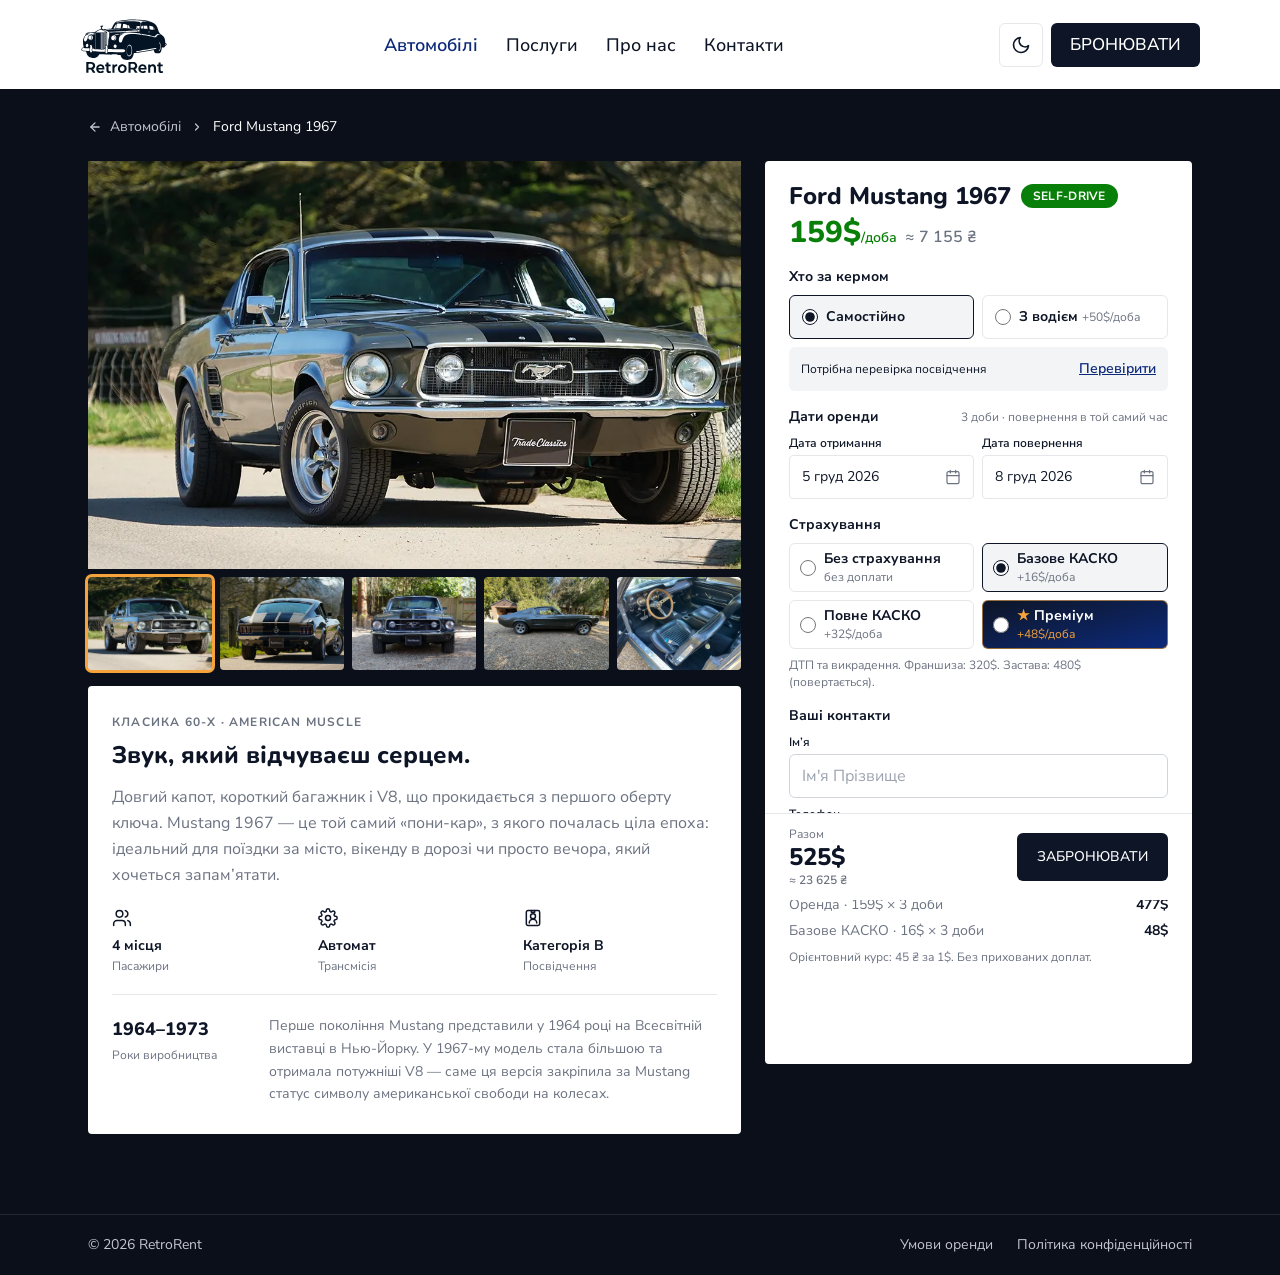
<file: pages/cars/ford-mustang-1967.html>
<!DOCTYPE html>
<html lang="uk" class="scroll-smooth scroll-pt-20 motion-reduce:scroll-auto md:scroll-pt-28">
<head>
  <meta charset="UTF-8">
  <meta name="viewport" content="width=device-width, initial-scale=1">
  <title>Ford Mustang 1967 — оренда | RetroRent</title>
  <meta name="description" content="Оренда Ford Mustang 1967 від 159$ за добу. Страхування на вибір, ціна в доларах і гривнях.">
  <link rel="canonical" href="https://retrorent.vercel.app/pages/cars/ford-mustang-1967.html">
  <meta name="theme-color" content="#0d1526">
  <link rel="icon" href="../../assets/icons/favicon.svg" type="image/svg+xml">
  <link rel="icon" href="../../assets/icons/favicon-32.png" sizes="32x32" type="image/png">
  <link rel="apple-touch-icon" href="../../assets/icons/apple-touch-icon.png">

  <link rel="preconnect" href="https://fonts.googleapis.com">
  <link rel="preconnect" href="https://fonts.gstatic.com" crossorigin>
  <link href="https://fonts.googleapis.com/css2?family=Nunito:wght@500;600;700;800;900&amp;family=Nunito+Sans:wght@300;400;500;600;700&amp;display=swap" rel="stylesheet">

  <!-- Темна тема вмикається ще до відмальовування (без «спалаху» світлої теми).
       Inline, щоб не чекати окремий файл; перемикач і збереження — js/theme.js -->
  <script>
    (function () {
      var t = null;
      try { t = localStorage.getItem('retrorent-theme'); } catch (e) {}
      if (!t) t = window.matchMedia('(prefers-color-scheme: dark)').matches ? 'dark' : 'light';
      if (t === 'dark') document.documentElement.classList.add('dark');
      document.documentElement.style.colorScheme = t;
    })();
  </script>


  <!-- Власні стилі: лише те, що незручно робити класами Tailwind -->
  <link rel="stylesheet" href="../../css/style.css">
  <!-- Tailwind CSS: готовий файл замість CDN (класи з дизайн-системи, js/tailwind.config.js).
       Стоїть після style.css — у тому ж порядку, у якому стилі додавав CDN.
       Оновлення після зміни класів: tools/tailwind-build.html -->
  <link rel="stylesheet" href="../../css/tailwind.css">
</head>
<body class="bg-navy-deep font-sans text-navy antialiased">

  <!-- ===== HEADER =====
       Mobile: логотип | «Меню» | CTA.  md+: «Меню» ховається (md:hidden), пункти в рядок (hidden md:flex) -->
  <header class="sticky top-0 z-50 flex h-header-sm items-center justify-between gap-2 bg-white px-4 shadow-header md:h-header md:gap-4 md:px-8 xl:px-20">
    <a class="shrink-0 rounded-sm focus-visible:outline-none focus-visible:ring-2 focus-visible:ring-brand-orange" href="../../index.html" aria-label="RetroRent — на головну">
      <img class="w-16 md:w-[88px]" src="../../assets/icons/logo.svg" alt="RetroRent" width="88" height="88">
    </a>

    <nav class="relative" data-nav aria-label="Головне меню">
      <button class="group inline-flex min-h-11 items-center gap-1.5 px-2 text-[17px] font-semibold text-navy focus-visible:outline-none md:hidden"
              type="button" data-nav-toggle aria-expanded="false" aria-controls="nav-list">
        <span class="relative after:absolute after:inset-x-0 after:bottom-0 after:h-0.5 after:origin-left after:scale-x-0 after:rounded-full after:bg-current after:transition-transform after:duration-300 py-1.5 group-hover:after:scale-x-100 group-focus-visible:after:scale-x-100 group-aria-expanded:after:scale-x-100">Меню</span>
        <svg class="transition-transform duration-200 group-aria-expanded:rotate-180" width="14" height="14" viewBox="0 0 24 24" fill="none" stroke="currentColor" stroke-width="2.4" stroke-linecap="round" stroke-linejoin="round" aria-hidden="true"><path d="m6 9 6 6 6-6"/></svg>
      </button>

      <ul id="nav-list" data-nav-list
          class="absolute left-1/2 top-full mt-3 hidden min-w-[200px] -translate-x-1/2 rounded-xl border border-gray-200 bg-white p-2 shadow-pop
                 md:static md:mt-0 md:flex md:min-w-0 md:translate-x-0 md:gap-5 lg:gap-7 md:rounded-none md:border-0 md:bg-transparent md:p-0 md:shadow-none">
        <li class="px-3.5 py-1.5 md:p-0"><a class="relative after:absolute after:inset-x-0 after:bottom-0 after:h-0.5 after:origin-left after:scale-x-0 after:rounded-full after:bg-current after:transition-transform after:duration-300 inline-block whitespace-nowrap py-1.5 text-lg md:text-base lg:text-lg font-semibold text-royal hover:after:scale-x-100 focus-visible:outline-none focus-visible:after:scale-x-100" href="../../pages/cars.html" aria-current="page">Автомобілі</a></li>
        <li class="px-3.5 py-1.5 md:p-0"><a class="relative after:absolute after:inset-x-0 after:bottom-0 after:h-0.5 after:origin-left after:scale-x-0 after:rounded-full after:bg-current after:transition-transform after:duration-300 inline-block whitespace-nowrap py-1.5 text-lg md:text-base lg:text-lg font-medium text-navy hover:after:scale-x-100 focus-visible:outline-none focus-visible:after:scale-x-100" href="../../index.html#services">Послуги</a></li>
        <li class="px-3.5 py-1.5 md:p-0"><a class="relative after:absolute after:inset-x-0 after:bottom-0 after:h-0.5 after:origin-left after:scale-x-0 after:rounded-full after:bg-current after:transition-transform after:duration-300 inline-block whitespace-nowrap py-1.5 text-lg md:text-base lg:text-lg font-medium text-navy hover:after:scale-x-100 focus-visible:outline-none focus-visible:after:scale-x-100" href="../../pages/about.html">Про нас</a></li>
        <li class="px-3.5 py-1.5 md:p-0"><a class="relative after:absolute after:inset-x-0 after:bottom-0 after:h-0.5 after:origin-left after:scale-x-0 after:rounded-full after:bg-current after:transition-transform after:duration-300 inline-block whitespace-nowrap py-1.5 text-lg md:text-base lg:text-lg font-medium text-navy hover:after:scale-x-100 focus-visible:outline-none focus-visible:after:scale-x-100" href="../../index.html#contacts">Контакти</a></li>
        <li class="px-3.5 py-1.5 sm:hidden"><button class="inline-flex min-h-11 items-center gap-2 rounded-sm text-lg font-medium text-navy focus-visible:outline-none focus-visible:ring-2 focus-visible:ring-brand-orange" type="button" data-theme-toggle aria-pressed="false" aria-label="Увімкнути темну тему"><svg class="dark:hidden" width="20" height="20" viewBox="0 0 24 24" fill="none" stroke="currentColor" stroke-width="2" stroke-linecap="round" stroke-linejoin="round" aria-hidden="true"><path d="M21 12.79A9 9 0 1 1 11.21 3 7 7 0 0 0 21 12.79Z"/></svg><svg class="hidden dark:block" width="20" height="20" viewBox="0 0 24 24" fill="none" stroke="currentColor" stroke-width="2" stroke-linecap="round" stroke-linejoin="round" aria-hidden="true"><circle cx="12" cy="12" r="4"/><path d="M12 2v2M12 20v2M4.93 4.93l1.41 1.41M17.66 17.66l1.41 1.41M2 12h2M20 12h2M6.34 17.66l-1.41 1.41M19.07 4.93l-1.41 1.41"/></svg><span data-theme-label>Темна тема</span></button></li>
      </ul>
    </nav>

    <!-- Перемикач теми (sm+) і CTA «Бронювати»: куди скролить — задається в href -->
    <div class="flex shrink-0 items-center gap-2">
      <button class="hidden h-11 w-11 place-items-center rounded-md border border-gray-200 text-navy transition-colors hover:border-gray-400 sm:grid focus-visible:outline-none focus-visible:ring-3 focus-visible:ring-inset focus-visible:ring-brand-orange"
              type="button" data-theme-toggle aria-pressed="false" aria-label="Увімкнути темну тему" title="Змінити тему">
        <svg class="dark:hidden" width="20" height="20" viewBox="0 0 24 24" fill="none" stroke="currentColor" stroke-width="2" stroke-linecap="round" stroke-linejoin="round" aria-hidden="true"><path d="M21 12.79A9 9 0 1 1 11.21 3 7 7 0 0 0 21 12.79Z"/></svg>
        <svg class="hidden dark:block" width="20" height="20" viewBox="0 0 24 24" fill="none" stroke="currentColor" stroke-width="2" stroke-linecap="round" stroke-linejoin="round" aria-hidden="true"><circle cx="12" cy="12" r="4"/><path d="M12 2v2M12 20v2M4.93 4.93l1.41 1.41M17.66 17.66l1.41 1.41M2 12h2M20 12h2M6.34 17.66l-1.41 1.41M19.07 4.93l-1.41 1.41"/></svg>
      </button>
      <a class="js-press rounded-md bg-navy font-medium text-white hover:bg-royal active:bg-ink relative inline-flex items-center justify-center gap-2 text-center uppercase transition duration-200 active:scale-98 focus-visible:outline-none focus-visible:ring-3 focus-visible:ring-inset focus-visible:ring-brand-orange disabled:pointer-events-none disabled:bg-disabled disabled:text-disabled-text h-11 shrink-0 px-4 text-sm md:w-[149px] md:px-0 md:text-[17px]" href="#booking">Бронювати</a>
    </div>
  </header>

  <main class="bg-navy-deep pb-20 pt-7 text-white">
    <div class="mx-auto w-full max-w-6xl px-4 md:px-6">

      <nav class="flex flex-wrap items-center gap-2.5 text-sm text-muted" aria-label="Навігаційний ланцюжок">
        <a class="inline-flex items-center gap-2 transition-colors hover:text-white rounded-sm focus-visible:outline-none focus-visible:ring-2 focus-visible:ring-brand-orange" href="../cars.html"><svg width="14" height="14" viewBox="0 0 24 24" fill="none" stroke="currentColor" stroke-width="2.2" stroke-linecap="round" stroke-linejoin="round" aria-hidden="true"><path d="M19 12H5"/><path d="m12 19-7-7 7-7"/></svg>Автомобілі</a>
        <svg width="12" height="12" viewBox="0 0 24 24" fill="none" stroke="currentColor" stroke-width="2.4" stroke-linecap="round" stroke-linejoin="round" aria-hidden="true"><path d="m9 18 6-6-6-6"/></svg>
        <span class="text-white" aria-current="page">Ford Mustang 1967</span>
      </nav>

      <!-- Mobile: фото → бронювання → опис.  lg: 5 колонок — фото й опис (3) | бронювання (2) -->
      <div class="mt-6 grid grid-cols-1 items-start gap-4 lg:grid-cols-5 lg:grid-rows-[auto_1fr] lg:gap-x-6">

        <!-- ГАЛЕРЕЯ: додаткові фото кладіть у assets/images/cars/ford-mustang-1967/ (1.webp … 4.webp) -->
        <div class="lg:col-span-3 lg:row-start-1">
          <div class="media aspect-[16/10] overflow-hidden bg-placeholder" data-gallery-main>
            <img class="h-full w-full object-cover" src="../../assets/images/cars/ford-mustang-1967_1.webp" alt="Ford Mustang 1967">
          </div>
          <div class="mt-2 grid grid-cols-5 gap-2" role="group" aria-label="Фото авто">
            <button class="media aspect-[4/3] overflow-hidden rounded bg-placeholder transition-opacity hover:opacity-80 focus-visible:outline-none focus-visible:ring-3 focus-visible:ring-brand-orange aria-pressed:ring-3 aria-pressed:ring-brand-orange" type="button" data-gallery-thumb aria-pressed="true" aria-label="Фото 1: Ford Mustang 1967">
              <img class="h-full w-full object-cover" src="../../assets/images/cars/ford-mustang-1967_1.webp" alt="" loading="lazy">
            </button>
            <button class="media aspect-[4/3] overflow-hidden rounded bg-placeholder transition-opacity hover:opacity-80 focus-visible:outline-none focus-visible:ring-3 focus-visible:ring-brand-orange aria-pressed:ring-3 aria-pressed:ring-brand-orange" type="button" data-gallery-thumb aria-pressed="false" aria-label="Фото 2: Ford Mustang 1967">
              <img class="h-full w-full object-cover" src="../../assets/images/cars/ford-mustang-1967_2.webp" alt="" loading="lazy">
            </button>
            <button class="media aspect-[4/3] overflow-hidden rounded bg-placeholder transition-opacity hover:opacity-80 focus-visible:outline-none focus-visible:ring-3 focus-visible:ring-brand-orange aria-pressed:ring-3 aria-pressed:ring-brand-orange" type="button" data-gallery-thumb aria-pressed="false" aria-label="Фото 3: Ford Mustang 1967">
              <img class="h-full w-full object-cover" src="../../assets/images/cars/ford-mustang-1967_3.webp" alt="" loading="lazy">
            </button>
            <button class="media aspect-[4/3] overflow-hidden rounded bg-placeholder transition-opacity hover:opacity-80 focus-visible:outline-none focus-visible:ring-3 focus-visible:ring-brand-orange aria-pressed:ring-3 aria-pressed:ring-brand-orange" type="button" data-gallery-thumb aria-pressed="false" aria-label="Фото 4: Ford Mustang 1967">
              <img class="h-full w-full object-cover" src="../../assets/images/cars/ford-mustang-1967_4.webp" alt="" loading="lazy">
            </button>
            <button class="media aspect-[4/3] overflow-hidden rounded bg-placeholder transition-opacity hover:opacity-80 focus-visible:outline-none focus-visible:ring-3 focus-visible:ring-brand-orange aria-pressed:ring-3 aria-pressed:ring-brand-orange" type="button" data-gallery-thumb aria-pressed="false" aria-label="Фото 5: Ford Mustang 1967">
              <img class="h-full w-full object-cover" src="../../assets/images/cars/ford-mustang-1967_5.webp" alt="" loading="lazy">
            </button>
          </div>
        </div>

        <!-- ===== БРОНЮВАННЯ ===== data-price — ціна за добу для js/booking.js -->
        <form class="rounded bg-white px-4 pt-5 text-navy sm:px-6 lg:sticky lg:top-24 lg:col-span-2 lg:col-start-4 lg:row-span-2 lg:row-start-1"
              id="booking" data-booking data-car="Ford Mustang 1967" data-price="159" data-default-mode="self" novalidate>
          <input type="hidden" name="car" value="ford-mustang-1967">

          <div class="flex flex-wrap items-center gap-2.5">
            <h1 class="font-head text-2xl font-extrabold leading-tight">Ford Mustang 1967</h1>
            <span class="rounded-full px-3 py-1 text-xs font-bold uppercase tracking-wide text-white bg-brand-green">Self-Drive</span>
          </div>
          <p class="mt-1 font-head text-3xl font-extrabold text-brand-green">159$<span class="text-sm font-semibold">/доба</span> <span class="text-base font-semibold text-gray-500" data-price-uah></span></p>

          <fieldset class="mt-4">
            <legend class="flex w-full items-baseline justify-between gap-2 text-sm font-bold">Хто за кермом</legend>

            <div class="mt-2 grid grid-cols-2 gap-2">
              <label class="flex min-h-11 cursor-pointer items-center gap-2 rounded-md border border-gray-200 px-3 py-2 text-sm transition-colors hover:border-gray-400 has-[:checked]:border-navy has-[:checked]:bg-gray-100 has-[:focus-visible]:ring-2 has-[:focus-visible]:ring-brand-orange">
                <input class="h-4 w-4 flex-none accent-navy focus:outline-none" type="radio" name="mode" value="self">
                <b>Самостійно</b>
              </label>
              <label class="flex min-h-11 cursor-pointer items-center gap-2 rounded-md border border-gray-200 px-3 py-2 text-sm transition-colors hover:border-gray-400 has-[:checked]:border-navy has-[:checked]:bg-gray-100 has-[:focus-visible]:ring-2 has-[:focus-visible]:ring-brand-orange">
                <input class="h-4 w-4 flex-none accent-navy focus:outline-none" type="radio" name="mode" value="driver">
                <span class="leading-tight"><b>З водієм</b> <small class="whitespace-nowrap text-xs text-gray-500">+50$/доба</small></span>
              </label>
            </div>

            <div class="mt-2 flex items-center justify-between gap-3 rounded-md bg-gray-100 px-3" data-license-block hidden>
              <p class="text-xs" data-license-status></p>
              <button class="min-h-11 flex-none rounded-sm text-sm font-semibold text-royal underline transition-colors hover:text-navy focus-visible:outline-none focus-visible:ring-2 focus-visible:ring-brand-orange" type="button" data-license-open></button>
            </div>
          </fieldset>

          <fieldset class="mt-4">
            <legend class="flex w-full items-baseline justify-between gap-2 text-sm font-bold">Дати оренди <span class="text-xs font-normal text-gray-500" data-booking-note></span></legend>

            <div class="mt-2 grid grid-cols-2 gap-2">
              <div class="relative" data-datepicker="pickup">
                <span class="mb-1 block text-xs font-semibold" id="pickup-label">Дата отримання</span>
                <button class="flex h-11 w-full items-center justify-between gap-2 rounded border border-gray-200 bg-white px-2.5 text-left text-[13px] text-navy transition hover:border-gray-400 focus-visible:border-royal focus-visible:outline-none focus-visible:ring-3 focus-visible:ring-royal/15 aria-expanded:border-royal aria-expanded:ring-3 aria-expanded:ring-royal/15 sm:px-3 sm:text-sm"
                        type="button" data-datepicker-field aria-haspopup="dialog" aria-expanded="false" aria-labelledby="pickup-label pickup-value">
                  <span id="pickup-value" data-datepicker-value>Оберіть дату</span>
                  <svg class="flex-none text-gray-500" width="16" height="16" viewBox="0 0 24 24" fill="none" stroke="currentColor" stroke-width="1.8" stroke-linecap="round" stroke-linejoin="round" aria-hidden="true"><rect x="3" y="4" width="18" height="18" rx="2"/><path d="M16 2v4M8 2v4M3 10h18"/></svg>
                </button>
                <input type="hidden" name="pickup">
                <div class="absolute left-0 top-full z-20 mt-1.5 w-72 rounded-xl border border-gray-200 bg-white p-3.5 shadow-pop"
                     data-datepicker-popover role="dialog" aria-label="Календар: дата отримання" hidden></div>
              </div>

              <div class="relative" data-datepicker="return">
                <span class="mb-1 block text-xs font-semibold" id="return-label">Дата повернення</span>
                <button class="flex h-11 w-full items-center justify-between gap-2 rounded border border-gray-200 bg-white px-2.5 text-left text-[13px] text-navy transition hover:border-gray-400 focus-visible:border-royal focus-visible:outline-none focus-visible:ring-3 focus-visible:ring-royal/15 aria-expanded:border-royal aria-expanded:ring-3 aria-expanded:ring-royal/15 sm:px-3 sm:text-sm"
                        type="button" data-datepicker-field aria-haspopup="dialog" aria-expanded="false" aria-labelledby="return-label return-value">
                  <span id="return-value" data-datepicker-value>Оберіть дату</span>
                  <svg class="flex-none text-gray-500" width="16" height="16" viewBox="0 0 24 24" fill="none" stroke="currentColor" stroke-width="1.8" stroke-linecap="round" stroke-linejoin="round" aria-hidden="true"><rect x="3" y="4" width="18" height="18" rx="2"/><path d="M16 2v4M8 2v4M3 10h18"/></svg>
                </button>
                <input type="hidden" name="return">
                <div class="absolute right-0 top-full z-20 mt-1.5 w-72 rounded-xl border border-gray-200 bg-white p-3.5 shadow-pop"
                     data-datepicker-popover role="dialog" aria-label="Календар: дата повернення" hidden></div>
              </div>
            </div>
          </fieldset>

          <fieldset class="mt-4">
            <legend class="flex w-full items-baseline justify-between gap-2 text-sm font-bold">Страхування</legend>
            <!-- Варіанти малює js/booking.js з масиву INSURANCE -->
            <div class="mt-2 grid grid-cols-2 gap-2" data-insurance-options></div>
            <p class="mt-2 text-xs leading-snug text-gray-500" data-insurance-terms></p>
          </fieldset>

          <fieldset class="mt-4">
            <legend class="flex w-full items-baseline justify-between gap-2 text-sm font-bold">Ваші контакти</legend>

            <div class="mt-2 grid grid-cols-1 gap-2 sm:grid-cols-2 lg:grid-cols-1">
              <div>
                <label class="mb-1 block text-xs font-semibold" for="bookingName">Ім’я</label>
                <input class="block h-11 w-full scroll-mb-28 rounded-md border border-gray-300 bg-white px-3 text-base text-navy transition-colors placeholder:text-gray-400 focus:outline-none focus-visible:ring-2 focus-visible:ring-royal focus-visible:ring-offset-1" type="text" id="bookingName" name="bookingName" autocomplete="name" maxlength="60" placeholder="Ім'я Прізвище" required aria-required="true" aria-invalid="false" aria-describedby="bookingNameError">
                <p class="mt-1 text-xs text-red-700 empty:hidden" id="bookingNameError" aria-live="polite"></p>
              </div>
              <div>
                <label class="mb-1 block text-xs font-semibold" for="bookingPhone">Телефон</label>
                <!-- Код країни + номер: js/phone-input.js -->
                <div class="relative flex h-11 w-full scroll-mb-28 rounded-md border border-gray-300 bg-white transition-colors focus-within:ring-2 focus-within:ring-royal focus-within:ring-offset-1" data-phone>
                  <div class="relative flex flex-none items-center border-r border-gray-300 pl-2.5 pr-2">
                    <span class="pointer-events-none whitespace-nowrap text-base text-navy" data-phone-code aria-hidden="true">🇺🇦 +380</span>
                    <svg class="pointer-events-none ml-1 text-gray-500" width="12" height="12" viewBox="0 0 24 24" fill="none" stroke="currentColor" stroke-width="2.4" stroke-linecap="round" stroke-linejoin="round" aria-hidden="true"><path d="m6 9 6 6 6-6"/></svg>
                    <select class="absolute inset-0 h-full w-full cursor-pointer opacity-0" data-phone-country aria-label="Код країни">
                      <option value="UA">🇺🇦 Україна +380</option>
                    </select>
                  </div>
                  <input class="block h-full min-w-0 flex-1 rounded-r-md bg-transparent px-3 text-base text-navy placeholder:text-gray-400 focus:outline-none" type="tel" id="bookingPhone" name="bookingPhone" autocomplete="tel-national" inputmode="tel" maxlength="20" placeholder="97 123 45 67" data-phone-input required aria-required="true" aria-invalid="false" aria-describedby="bookingPhoneError">
                </div>
                <p class="mt-1 text-xs text-red-700 empty:hidden" id="bookingPhoneError" aria-live="polite"></p>
              </div>
            </div>
          </fieldset>

          <div class="mt-3 border-t border-gray-200 pt-3 text-sm">
            <dl class="flex flex-col gap-1.5">
            <div class="flex justify-between gap-4 text-gray-500">
              <dt data-summary-rent-label></dt>
              <dd class="font-bold text-navy" data-summary-rent></dd>
            </div>
            <div class="flex justify-between gap-4 text-gray-500">
              <dt data-summary-insurance-label></dt>
              <dd class="font-bold text-navy" data-summary-insurance></dd>
            </div>
            <div class="flex justify-between gap-4 text-gray-500" data-summary-driver-row hidden>
              <dt data-summary-driver-label></dt>
              <dd class="font-bold text-navy" data-summary-driver></dd>
            </div>
          </dl>
            <p class="mt-2 pb-3 text-xs text-gray-500"><span data-rate-note></span>. Без прихованих доплат.</p>
          </div>

          <!-- Ціна й кнопка закріплені внизу: їх видно, поки форма на екрані -->
          <div class="sticky bottom-0 z-10 -mx-4 flex items-center justify-between gap-3 rounded-b border-t border-gray-200 bg-white px-4 py-3 sm:-mx-6 sm:px-6">
            <div class="min-w-0">
              <p class="text-xs text-gray-500">Разом</p>
              <p class="font-head text-2xl font-extrabold leading-tight" data-summary-total></p>
              <p class="text-xs font-semibold text-gray-500" data-summary-total-uah></p>
            </div>
            <button class="js-press rounded-md bg-navy font-medium text-white hover:bg-royal active:bg-ink relative inline-flex items-center justify-center gap-2 text-center uppercase transition duration-200 active:scale-98 focus-visible:outline-none focus-visible:ring-3 focus-visible:ring-inset focus-visible:ring-brand-orange disabled:pointer-events-none disabled:bg-disabled disabled:text-disabled-text h-12 flex-none px-5 text-sm font-bold" type="submit">Забронювати</button>
          </div>
        </form>

        <!-- ===== ОПИС ===== -->
        <article class="rounded bg-white px-4 py-6 text-navy sm:px-6 sm:py-7 lg:col-span-3 lg:row-start-2">
          <p class="text-xs font-bold uppercase tracking-widest text-gray-500">Класика 60-х · American Muscle</p>
          <h2 class="mt-2.5 font-head text-2xl font-extrabold leading-tight">Звук, який відчуваєш серцем.</h2>
          <p class="mt-3.5 leading-relaxed text-gray-500">Довгий капот, короткий багажник і V8, що прокидається з першого оберту ключа. Mustang 1967 — це той самий «пони-кар», з якого почалась ціла епоха: ідеальний для поїздки за місто, вікенду в дорозі чи просто вечора, який хочеться запам’ятати.</p>

          <ul class="mt-5 grid auto-cols-fr grid-flow-col gap-3">
            <li class="flex flex-col">
              <svg width="20" height="20" viewBox="0 0 24 24" fill="none" stroke="currentColor" stroke-width="1.8" stroke-linecap="round" stroke-linejoin="round" aria-hidden="true"><path d="M16 21v-2a4 4 0 0 0-4-4H6a4 4 0 0 0-4 4v2"/><circle cx="9" cy="7" r="4"/><path d="M22 21v-2a4 4 0 0 0-3-3.87"/><path d="M16 3.13a4 4 0 0 1 0 7.75"/></svg>
              <b class="mt-2 text-sm">4 місця</b>
              <span class="mt-0.5 text-xs text-gray-500">Пасажири</span>
            </li>
            <li class="flex flex-col">
              <svg width="20" height="20" viewBox="0 0 24 24" fill="none" stroke="currentColor" stroke-width="1.8" stroke-linecap="round" stroke-linejoin="round" aria-hidden="true"><circle cx="12" cy="12" r="3"/><path d="M19.4 15a1.65 1.65 0 0 0 .33 1.82l.06.06a2 2 0 1 1-2.83 2.83l-.06-.06a1.65 1.65 0 0 0-1.82-.33 1.65 1.65 0 0 0-1 1.51V21a2 2 0 1 1-4 0v-.09A1.65 1.65 0 0 0 9 19.4a1.65 1.65 0 0 0-1.82.33l-.06.06a2 2 0 1 1-2.83-2.83l.06-.06A1.65 1.65 0 0 0 4.68 15a1.65 1.65 0 0 0-1.51-1H3a2 2 0 1 1 0-4h.09A1.65 1.65 0 0 0 4.6 9a1.65 1.65 0 0 0-.33-1.82l-.06-.06a2 2 0 1 1 2.83-2.83l.06.06A1.65 1.65 0 0 0 9 4.68a1.65 1.65 0 0 0 1-1.51V3a2 2 0 1 1 4 0v.09a1.65 1.65 0 0 0 1 1.51 1.65 1.65 0 0 0 1.82-.33l.06-.06a2 2 0 1 1 2.83 2.83l-.06.06A1.65 1.65 0 0 0 19.4 9a1.65 1.65 0 0 0 1.51 1H21a2 2 0 1 1 0 4h-.09a1.65 1.65 0 0 0-1.51 1Z"/></svg>
              <b class="mt-2 text-sm">Автомат</b>
              <span class="mt-0.5 text-xs text-gray-500">Трансмісія</span>
            </li>
            <!-- Посвідчення потрібне лише для self-drive: з водієм пункт ховає js/booking.js -->
            <li class="flex flex-col" data-self-only>
              <svg width="20" height="20" viewBox="0 0 24 24" fill="none" stroke="currentColor" stroke-width="1.8" stroke-linecap="round" stroke-linejoin="round" aria-hidden="true"><rect x="4" y="3" width="16" height="18" rx="2"/><circle cx="12" cy="10" r="3"/><path d="M7.5 18a4.5 4.5 0 0 1 9 0"/><path d="M10 3v2h4V3"/></svg>
              <b class="mt-2 text-sm">Категорія B</b>
              <span class="mt-0.5 text-xs text-gray-500">Посвідчення</span>
            </li>
          </ul>

          <div class="mt-5 grid grid-cols-1 gap-3 border-t border-gray-200 pt-5 sm:grid-cols-4 sm:gap-6">
            <p class="font-head text-lg font-extrabold">
              1964–1973
              <small class="mt-1 block font-sans text-xs font-normal text-gray-500">Роки виробництва</small>
            </p>
            <p class="text-sm leading-relaxed text-gray-500 sm:col-span-3">Перше покоління Mustang представили у 1964 році на Всесвітній виставці в Нью-Йорку. У 1967-му модель стала більшою та отримала потужніші V8 — саме ця версія закріпила за Mustang статус символу американської свободи на колесах.</p>
          </div>
        </article>

      </div>
    </div>
  </main>

  <!-- ===== FOOTER (міні) ===== -->
  <footer class="border-t border-white/10 bg-navy-deep text-sm text-muted">
    <div class="mx-auto w-full max-w-6xl px-4 md:px-6 flex flex-wrap items-center justify-between gap-x-6 gap-y-3 py-5">
      <p>© 2026 RetroRent</p>
      <nav class="flex flex-wrap gap-6" aria-label="Документи">
        <a class="transition-colors hover:text-white rounded-sm focus-visible:outline-none focus-visible:ring-2 focus-visible:ring-brand-orange" href="#">Умови оренди</a>
        <a class="transition-colors hover:text-white rounded-sm focus-visible:outline-none focus-visible:ring-2 focus-visible:ring-brand-orange" href="#">Політика конфіденційності</a>
      </nav>
    </div>
  </footer>

  <!-- ===== МОДАЛКА: БРОНЮВАННЯ ПІДТВЕРДЖЕНО ===== (клас is-visible додає js/booking.js) -->
  <div class="group fixed inset-0 z-[100] flex items-center justify-center bg-navy-deep/95 p-6 opacity-0 transition-opacity duration-300 [&.is-visible]:opacity-100"
       data-modal role="dialog" aria-modal="true" aria-labelledby="success-title" hidden>
    <div class="w-full max-w-[426px] translate-y-3 scale-98 rounded bg-white px-6 py-9 text-center text-navy transition-transform duration-300 group-[.is-visible]:translate-y-0 group-[.is-visible]:scale-100 sm:p-12">
      <div class="mx-auto mb-5 grid h-14 w-14 place-items-center rounded-full bg-green-100 text-green-600"><svg width="26" height="26" viewBox="0 0 24 24" fill="none" stroke="currentColor" stroke-width="2" stroke-linecap="round" stroke-linejoin="round" aria-hidden="true"><path d="M20 6 9 17l-5-5"/></svg></div>
      <h2 class="font-head text-2xl font-extrabold leading-tight sm:text-[26px]" id="success-title">Бронювання<br>підтверджено!</h2>
      <p class="mt-3 text-sm leading-relaxed text-gray-500">
        Дякуємо! Ваша заявка на Ford Mustang 1967 успішно прийнята. Наш менеджер зателефонує на номер <b class="whitespace-nowrap text-navy" data-modal-phone></b> протягом 10 хвилин.
      </p>
      <a class="inline-flex items-center justify-center rounded-md border border-navy bg-white text-navy transition duration-200 hover:border-royal hover:bg-royal hover:text-white active:scale-98 active:border-ink active:bg-ink active:text-white focus-visible:outline-none focus-visible:ring-3 focus-visible:ring-inset focus-visible:ring-brand-orange mt-7 h-12 w-full text-base font-medium" href="../../index.html" data-modal-focus>Повернутися на головну</a>
    </div>
  </div>

  <!-- ===== МОДАЛКА: ПЕРЕВІРКА ПОСВІДЧЕННЯ ===== логіка — js/license.js -->
  <div class="group fixed inset-0 z-[100] flex items-center justify-center bg-navy-deep/90 p-4 opacity-0 transition-opacity duration-300 [&.is-visible]:opacity-100 sm:p-6"
       id="licenseModal" role="dialog" aria-modal="true" aria-labelledby="licenseTitle" aria-describedby="licenseText" hidden>
    <div class="max-h-full w-full max-w-lg translate-y-3 scale-98 overflow-y-auto rounded-xl bg-white p-5 text-navy transition-transform duration-300 group-[.is-visible]:translate-y-0 group-[.is-visible]:scale-100 sm:p-8">
      <h2 class="font-head text-2xl font-extrabold leading-tight" id="licenseTitle">Перевірка посвідчення</h2>
      <p class="mt-2 text-sm leading-relaxed text-gray-500" id="licenseText">Для self-drive потрібні категорія B, вік від 21 року й стаж від 2 років. Це попередня перевірка: дані не зберігаються, оригінал менеджер звірить при видачі авто.</p>

      <form class="mt-5 grid grid-cols-1 gap-x-4 gap-y-1 sm:grid-cols-2" id="licenseForm" novalidate>
        <div>
          <label class="mb-1 block text-sm font-semibold" for="licenseName">Прізвище та ім’я</label>
          <input class="block h-12 w-full rounded-md border border-gray-300 bg-white px-3 text-base text-navy transition-colors focus:outline-none focus-visible:ring-2 focus-visible:ring-royal focus-visible:ring-offset-1" type="text" id="licenseName" name="licenseName" autocomplete="name" maxlength="80" required aria-required="true" aria-invalid="false" aria-describedby="licenseNameError">
          <p class="mt-1 min-h-5 text-sm text-red-700" id="licenseNameError" aria-live="polite"></p>
        </div>
        <div>
          <label class="mb-1 block text-sm font-semibold" for="licenseNumber">Серія та номер</label>
          <input class="block h-12 w-full rounded-md border border-gray-300 bg-white px-3 text-base text-navy transition-colors focus:outline-none focus-visible:ring-2 focus-visible:ring-royal focus-visible:ring-offset-1" type="text" id="licenseNumber" name="licenseNumber" autocomplete="off" maxlength="11" placeholder="ВХА123456" required aria-required="true" aria-invalid="false" aria-describedby="licenseNumberError">
          <p class="mt-1 min-h-5 text-sm text-red-700" id="licenseNumberError" aria-live="polite"></p>
        </div>
        <div>
          <label class="mb-1 block text-sm font-semibold" for="birthDate">Дата народження</label>
          <input class="block h-12 w-full rounded-md border border-gray-300 bg-white px-3 text-base text-navy transition-colors focus:outline-none focus-visible:ring-2 focus-visible:ring-royal focus-visible:ring-offset-1" type="date" id="birthDate" name="birthDate" autocomplete="bday" required aria-required="true" aria-invalid="false" aria-describedby="birthDateError">
          <p class="mt-1 min-h-5 text-sm text-red-700" id="birthDateError" aria-live="polite"></p>
        </div>
        <div>
          <label class="mb-1 block text-sm font-semibold" for="issueDate">Дата видачі</label>
          <input class="block h-12 w-full rounded-md border border-gray-300 bg-white px-3 text-base text-navy transition-colors focus:outline-none focus-visible:ring-2 focus-visible:ring-royal focus-visible:ring-offset-1" type="date" id="issueDate" name="issueDate" required aria-required="true" aria-invalid="false" aria-describedby="issueDateError">
          <p class="mt-1 min-h-5 text-sm text-red-700" id="issueDateError" aria-live="polite"></p>
        </div>
        <div>
          <label class="mb-1 block text-sm font-semibold" for="expiryDate">Дійсне до</label>
          <input class="block h-12 w-full rounded-md border border-gray-300 bg-white px-3 text-base text-navy transition-colors focus:outline-none focus-visible:ring-2 focus-visible:ring-royal focus-visible:ring-offset-1" type="date" id="expiryDate" name="expiryDate" required aria-required="true" aria-invalid="false" aria-describedby="expiryDateError">
          <p class="mt-1 min-h-5 text-sm text-red-700" id="expiryDateError" aria-live="polite"></p>
        </div>

        <div class="sm:col-span-2">
          <label class="flex min-h-11 cursor-pointer items-center gap-3 rounded-md border border-transparent p-2 transition-colors" data-field-box for="licenseCategory">
            <input class="h-5 w-5 flex-none cursor-pointer accent-navy focus:outline-none focus-visible:ring-2 focus-visible:ring-royal focus-visible:ring-offset-2" type="checkbox" id="licenseCategory" name="licenseCategory" required aria-required="true" aria-invalid="false" aria-describedby="licenseCategoryError">
            <span class="text-sm">У посвідченні відкрита категорія B</span>
          </label>
          <p class="mt-1 min-h-5 text-sm text-red-700" id="licenseCategoryError" aria-live="polite"></p>
        </div>

        <div class="mt-1 flex flex-col-reverse gap-2 sm:col-span-2 sm:flex-row sm:justify-end">
          <button class="inline-flex h-12 items-center justify-center rounded-md border border-navy bg-white px-6 text-sm font-bold uppercase text-navy transition-colors hover:bg-gray-100 focus-visible:outline-none focus-visible:ring-3 focus-visible:ring-inset focus-visible:ring-brand-orange" type="button" id="licenseClose">Скасувати</button>
          <button class="js-press rounded-md bg-navy font-medium text-white hover:bg-royal hover:shadow-lg active:bg-ink relative inline-flex items-center justify-center gap-2 text-center uppercase transition duration-200 active:scale-98 focus-visible:outline-none focus-visible:ring-3 focus-visible:ring-inset focus-visible:ring-brand-orange h-12 px-6 text-sm font-bold" type="submit">Перевірити</button>
        </div>
      </form>
    </div>
  </div>

  <script src="../../js/theme.js" defer></script>
  <script src="../../js/main.js" defer></script>
  <script src="../../js/phone-input.js" defer></script>
  <script src="../../js/booking.js" defer></script>
  <script src="../../js/gallery.js" defer></script>
  <script src="../../js/license.js" defer></script>
</body>
</html>
</file>
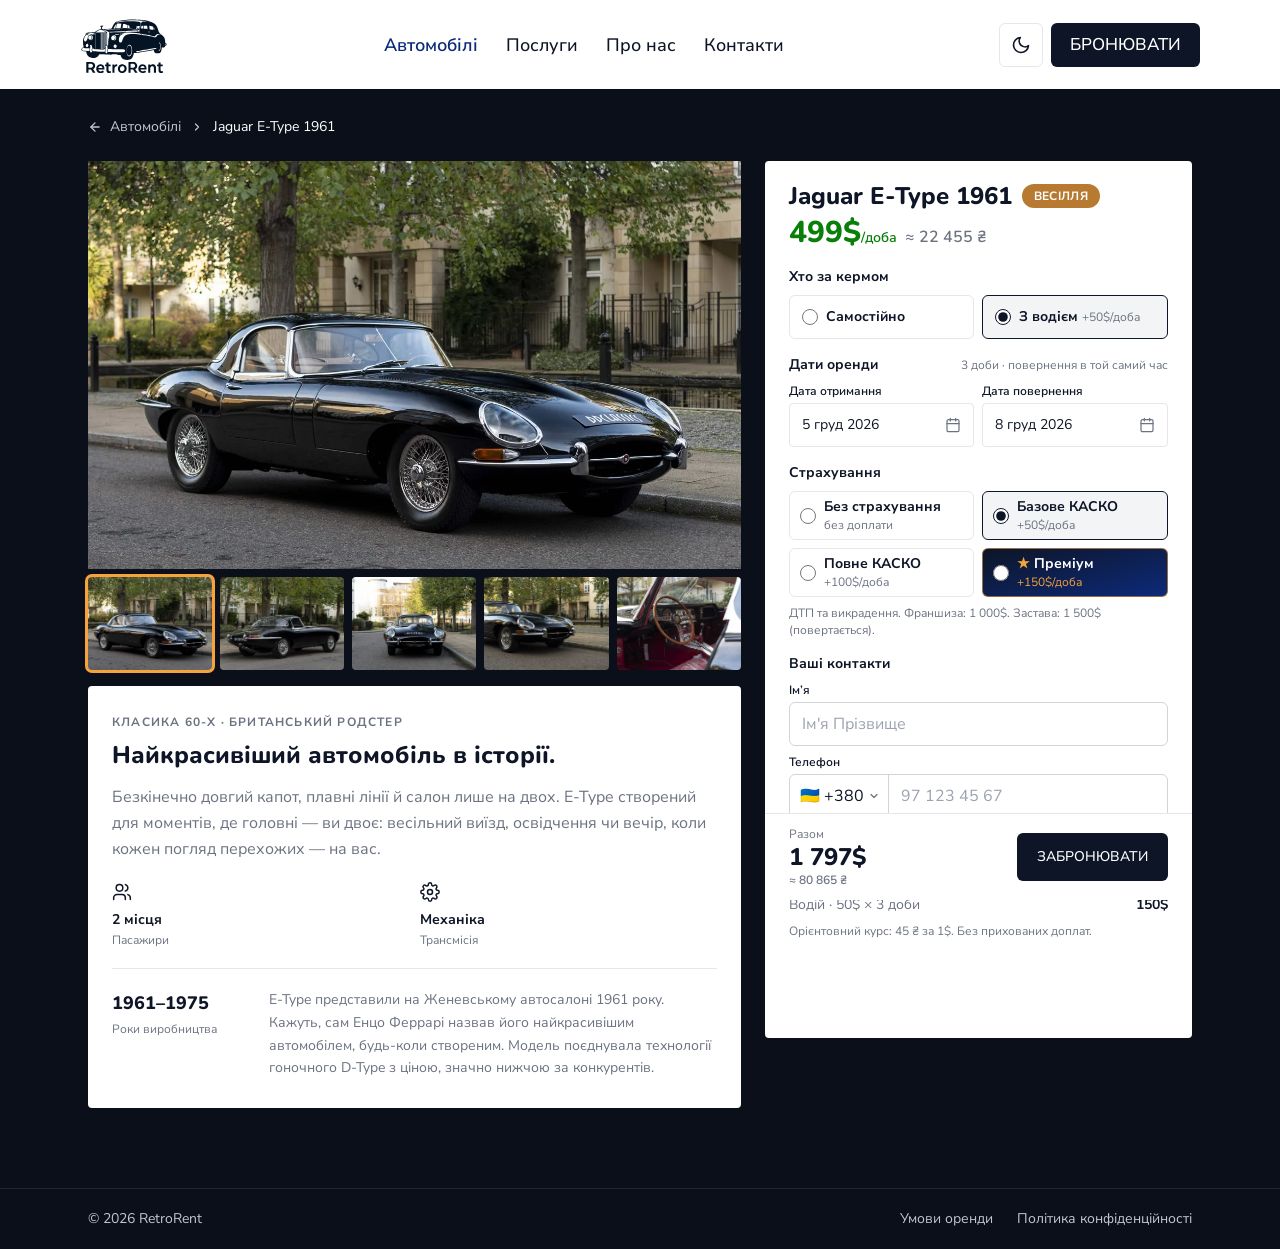
<file: pages/cars/jaguar-e-type-1961.html>
<!DOCTYPE html>
<html lang="uk" class="scroll-smooth scroll-pt-20 motion-reduce:scroll-auto md:scroll-pt-28">
<head>
  <meta charset="UTF-8">
  <meta name="viewport" content="width=device-width, initial-scale=1">
  <title>Jaguar E-Type 1961 — оренда | RetroRent</title>
  <meta name="description" content="Оренда Jaguar E-Type 1961 від 499$ за добу. Страхування на вибір, ціна в доларах і гривнях.">
  <link rel="canonical" href="https://retrorent.vercel.app/pages/cars/jaguar-e-type-1961.html">
  <meta name="theme-color" content="#0d1526">
  <link rel="icon" href="../../assets/icons/favicon.svg" type="image/svg+xml">
  <link rel="icon" href="../../assets/icons/favicon-32.png" sizes="32x32" type="image/png">
  <link rel="apple-touch-icon" href="../../assets/icons/apple-touch-icon.png">

  <link rel="preconnect" href="https://fonts.googleapis.com">
  <link rel="preconnect" href="https://fonts.gstatic.com" crossorigin>
  <link href="https://fonts.googleapis.com/css2?family=Nunito:wght@500;600;700;800;900&amp;family=Nunito+Sans:wght@300;400;500;600;700&amp;display=swap" rel="stylesheet">

  <!-- Темна тема вмикається ще до відмальовування (без «спалаху» світлої теми).
       Inline, щоб не чекати окремий файл; перемикач і збереження — js/theme.js -->
  <script>
    (function () {
      var t = null;
      try { t = localStorage.getItem('retrorent-theme'); } catch (e) {}
      if (!t) t = window.matchMedia('(prefers-color-scheme: dark)').matches ? 'dark' : 'light';
      if (t === 'dark') document.documentElement.classList.add('dark');
      document.documentElement.style.colorScheme = t;
    })();
  </script>


  <!-- Власні стилі: лише те, що незручно робити класами Tailwind -->
  <link rel="stylesheet" href="../../css/style.css">
  <!-- Tailwind CSS: готовий файл замість CDN (класи з дизайн-системи, js/tailwind.config.js).
       Стоїть після style.css — у тому ж порядку, у якому стилі додавав CDN.
       Оновлення після зміни класів: tools/tailwind-build.html -->
  <link rel="stylesheet" href="../../css/tailwind.css">
</head>
<body class="bg-navy-deep font-sans text-navy antialiased">

  <!-- ===== HEADER =====
       Mobile: логотип | «Меню» | CTA.  md+: «Меню» ховається (md:hidden), пункти в рядок (hidden md:flex) -->
  <header class="sticky top-0 z-50 flex h-header-sm items-center justify-between gap-2 bg-white px-4 shadow-header md:h-header md:gap-4 md:px-8 xl:px-20">
    <a class="shrink-0 rounded-sm focus-visible:outline-none focus-visible:ring-2 focus-visible:ring-brand-orange" href="../../index.html" aria-label="RetroRent — на головну">
      <img class="w-16 md:w-[88px]" src="../../assets/icons/logo.svg" alt="RetroRent" width="88" height="88">
    </a>

    <nav class="relative" data-nav aria-label="Головне меню">
      <button class="group inline-flex min-h-11 items-center gap-1.5 px-2 text-[17px] font-semibold text-navy focus-visible:outline-none md:hidden"
              type="button" data-nav-toggle aria-expanded="false" aria-controls="nav-list">
        <span class="relative after:absolute after:inset-x-0 after:bottom-0 after:h-0.5 after:origin-left after:scale-x-0 after:rounded-full after:bg-current after:transition-transform after:duration-300 py-1.5 group-hover:after:scale-x-100 group-focus-visible:after:scale-x-100 group-aria-expanded:after:scale-x-100">Меню</span>
        <svg class="transition-transform duration-200 group-aria-expanded:rotate-180" width="14" height="14" viewBox="0 0 24 24" fill="none" stroke="currentColor" stroke-width="2.4" stroke-linecap="round" stroke-linejoin="round" aria-hidden="true"><path d="m6 9 6 6 6-6"/></svg>
      </button>

      <ul id="nav-list" data-nav-list
          class="absolute left-1/2 top-full mt-3 hidden min-w-[200px] -translate-x-1/2 rounded-xl border border-gray-200 bg-white p-2 shadow-pop
                 md:static md:mt-0 md:flex md:min-w-0 md:translate-x-0 md:gap-5 lg:gap-7 md:rounded-none md:border-0 md:bg-transparent md:p-0 md:shadow-none">
        <li class="px-3.5 py-1.5 md:p-0"><a class="relative after:absolute after:inset-x-0 after:bottom-0 after:h-0.5 after:origin-left after:scale-x-0 after:rounded-full after:bg-current after:transition-transform after:duration-300 inline-block whitespace-nowrap py-1.5 text-lg md:text-base lg:text-lg font-semibold text-royal hover:after:scale-x-100 focus-visible:outline-none focus-visible:after:scale-x-100" href="../../pages/cars.html" aria-current="page">Автомобілі</a></li>
        <li class="px-3.5 py-1.5 md:p-0"><a class="relative after:absolute after:inset-x-0 after:bottom-0 after:h-0.5 after:origin-left after:scale-x-0 after:rounded-full after:bg-current after:transition-transform after:duration-300 inline-block whitespace-nowrap py-1.5 text-lg md:text-base lg:text-lg font-medium text-navy hover:after:scale-x-100 focus-visible:outline-none focus-visible:after:scale-x-100" href="../../index.html#services">Послуги</a></li>
        <li class="px-3.5 py-1.5 md:p-0"><a class="relative after:absolute after:inset-x-0 after:bottom-0 after:h-0.5 after:origin-left after:scale-x-0 after:rounded-full after:bg-current after:transition-transform after:duration-300 inline-block whitespace-nowrap py-1.5 text-lg md:text-base lg:text-lg font-medium text-navy hover:after:scale-x-100 focus-visible:outline-none focus-visible:after:scale-x-100" href="../../pages/about.html">Про нас</a></li>
        <li class="px-3.5 py-1.5 md:p-0"><a class="relative after:absolute after:inset-x-0 after:bottom-0 after:h-0.5 after:origin-left after:scale-x-0 after:rounded-full after:bg-current after:transition-transform after:duration-300 inline-block whitespace-nowrap py-1.5 text-lg md:text-base lg:text-lg font-medium text-navy hover:after:scale-x-100 focus-visible:outline-none focus-visible:after:scale-x-100" href="../../index.html#contacts">Контакти</a></li>
        <li class="px-3.5 py-1.5 sm:hidden"><button class="inline-flex min-h-11 items-center gap-2 rounded-sm text-lg font-medium text-navy focus-visible:outline-none focus-visible:ring-2 focus-visible:ring-brand-orange" type="button" data-theme-toggle aria-pressed="false" aria-label="Увімкнути темну тему"><svg class="dark:hidden" width="20" height="20" viewBox="0 0 24 24" fill="none" stroke="currentColor" stroke-width="2" stroke-linecap="round" stroke-linejoin="round" aria-hidden="true"><path d="M21 12.79A9 9 0 1 1 11.21 3 7 7 0 0 0 21 12.79Z"/></svg><svg class="hidden dark:block" width="20" height="20" viewBox="0 0 24 24" fill="none" stroke="currentColor" stroke-width="2" stroke-linecap="round" stroke-linejoin="round" aria-hidden="true"><circle cx="12" cy="12" r="4"/><path d="M12 2v2M12 20v2M4.93 4.93l1.41 1.41M17.66 17.66l1.41 1.41M2 12h2M20 12h2M6.34 17.66l-1.41 1.41M19.07 4.93l-1.41 1.41"/></svg><span data-theme-label>Темна тема</span></button></li>
      </ul>
    </nav>

    <!-- Перемикач теми (sm+) і CTA «Бронювати»: куди скролить — задається в href -->
    <div class="flex shrink-0 items-center gap-2">
      <button class="hidden h-11 w-11 place-items-center rounded-md border border-gray-200 text-navy transition-colors hover:border-gray-400 sm:grid focus-visible:outline-none focus-visible:ring-3 focus-visible:ring-inset focus-visible:ring-brand-orange"
              type="button" data-theme-toggle aria-pressed="false" aria-label="Увімкнути темну тему" title="Змінити тему">
        <svg class="dark:hidden" width="20" height="20" viewBox="0 0 24 24" fill="none" stroke="currentColor" stroke-width="2" stroke-linecap="round" stroke-linejoin="round" aria-hidden="true"><path d="M21 12.79A9 9 0 1 1 11.21 3 7 7 0 0 0 21 12.79Z"/></svg>
        <svg class="hidden dark:block" width="20" height="20" viewBox="0 0 24 24" fill="none" stroke="currentColor" stroke-width="2" stroke-linecap="round" stroke-linejoin="round" aria-hidden="true"><circle cx="12" cy="12" r="4"/><path d="M12 2v2M12 20v2M4.93 4.93l1.41 1.41M17.66 17.66l1.41 1.41M2 12h2M20 12h2M6.34 17.66l-1.41 1.41M19.07 4.93l-1.41 1.41"/></svg>
      </button>
      <a class="js-press rounded-md bg-navy font-medium text-white hover:bg-royal active:bg-ink relative inline-flex items-center justify-center gap-2 text-center uppercase transition duration-200 active:scale-98 focus-visible:outline-none focus-visible:ring-3 focus-visible:ring-inset focus-visible:ring-brand-orange disabled:pointer-events-none disabled:bg-disabled disabled:text-disabled-text h-11 shrink-0 px-4 text-sm md:w-[149px] md:px-0 md:text-[17px]" href="#booking">Бронювати</a>
    </div>
  </header>

  <main class="bg-navy-deep pb-20 pt-7 text-white">
    <div class="mx-auto w-full max-w-6xl px-4 md:px-6">

      <nav class="flex flex-wrap items-center gap-2.5 text-sm text-muted" aria-label="Навігаційний ланцюжок">
        <a class="inline-flex items-center gap-2 transition-colors hover:text-white rounded-sm focus-visible:outline-none focus-visible:ring-2 focus-visible:ring-brand-orange" href="../cars.html"><svg width="14" height="14" viewBox="0 0 24 24" fill="none" stroke="currentColor" stroke-width="2.2" stroke-linecap="round" stroke-linejoin="round" aria-hidden="true"><path d="M19 12H5"/><path d="m12 19-7-7 7-7"/></svg>Автомобілі</a>
        <svg width="12" height="12" viewBox="0 0 24 24" fill="none" stroke="currentColor" stroke-width="2.4" stroke-linecap="round" stroke-linejoin="round" aria-hidden="true"><path d="m9 18 6-6-6-6"/></svg>
        <span class="text-white" aria-current="page">Jaguar E-Type 1961</span>
      </nav>

      <!-- Mobile: фото → бронювання → опис.  lg: 5 колонок — фото й опис (3) | бронювання (2) -->
      <div class="mt-6 grid grid-cols-1 items-start gap-4 lg:grid-cols-5 lg:grid-rows-[auto_1fr] lg:gap-x-6">

        <!-- ГАЛЕРЕЯ: додаткові фото кладіть у assets/images/cars/jaguar-e-type-1961/ (1.webp … 4.webp) -->
        <div class="lg:col-span-3 lg:row-start-1">
          <div class="media aspect-[16/10] overflow-hidden bg-placeholder" data-gallery-main>
            <img class="h-full w-full object-cover" src="../../assets/images/cars/jaguar-e-type-1961_1.webp" alt="Jaguar E-Type 1961">
          </div>
          <div class="mt-2 grid grid-cols-5 gap-2" role="group" aria-label="Фото авто">
            <button class="media aspect-[4/3] overflow-hidden rounded bg-placeholder transition-opacity hover:opacity-80 focus-visible:outline-none focus-visible:ring-3 focus-visible:ring-brand-orange aria-pressed:ring-3 aria-pressed:ring-brand-orange" type="button" data-gallery-thumb aria-pressed="true" aria-label="Фото 1: Jaguar E-Type 1961">
              <img class="h-full w-full object-cover" src="../../assets/images/cars/jaguar-e-type-1961_1.webp" alt="" loading="lazy">
            </button>
            <button class="media aspect-[4/3] overflow-hidden rounded bg-placeholder transition-opacity hover:opacity-80 focus-visible:outline-none focus-visible:ring-3 focus-visible:ring-brand-orange aria-pressed:ring-3 aria-pressed:ring-brand-orange" type="button" data-gallery-thumb aria-pressed="false" aria-label="Фото 2: Jaguar E-Type 1961">
              <img class="h-full w-full object-cover" src="../../assets/images/cars/jaguar-e-type-1961_2.webp" alt="" loading="lazy">
            </button>
            <button class="media aspect-[4/3] overflow-hidden rounded bg-placeholder transition-opacity hover:opacity-80 focus-visible:outline-none focus-visible:ring-3 focus-visible:ring-brand-orange aria-pressed:ring-3 aria-pressed:ring-brand-orange" type="button" data-gallery-thumb aria-pressed="false" aria-label="Фото 3: Jaguar E-Type 1961">
              <img class="h-full w-full object-cover" src="../../assets/images/cars/jaguar-e-type-1961_3.webp" alt="" loading="lazy">
            </button>
            <button class="media aspect-[4/3] overflow-hidden rounded bg-placeholder transition-opacity hover:opacity-80 focus-visible:outline-none focus-visible:ring-3 focus-visible:ring-brand-orange aria-pressed:ring-3 aria-pressed:ring-brand-orange" type="button" data-gallery-thumb aria-pressed="false" aria-label="Фото 4: Jaguar E-Type 1961">
              <img class="h-full w-full object-cover" src="../../assets/images/cars/jaguar-e-type-1961_4.webp" alt="" loading="lazy">
            </button>
            <button class="media aspect-[4/3] overflow-hidden rounded bg-placeholder transition-opacity hover:opacity-80 focus-visible:outline-none focus-visible:ring-3 focus-visible:ring-brand-orange aria-pressed:ring-3 aria-pressed:ring-brand-orange" type="button" data-gallery-thumb aria-pressed="false" aria-label="Фото 5: Jaguar E-Type 1961">
              <img class="h-full w-full object-cover" src="../../assets/images/cars/jaguar-e-type-1961_5.webp" alt="" loading="lazy">
            </button>
          </div>
        </div>

        <!-- ===== БРОНЮВАННЯ ===== data-price — ціна за добу для js/booking.js -->
        <form class="rounded bg-white px-4 pt-5 text-navy sm:px-6 lg:sticky lg:top-24 lg:col-span-2 lg:col-start-4 lg:row-span-2 lg:row-start-1"
              id="booking" data-booking data-car="Jaguar E-Type 1961" data-price="499" data-default-mode="driver" novalidate>
          <input type="hidden" name="car" value="jaguar-e-type-1961">

          <div class="flex flex-wrap items-center gap-2.5">
            <h1 class="font-head text-2xl font-extrabold leading-tight">Jaguar E-Type 1961</h1>
            <span class="rounded-full px-3 py-1 text-xs font-bold uppercase tracking-wide text-white bg-brand-brown">Весілля</span>
          </div>
          <p class="mt-1 font-head text-3xl font-extrabold text-brand-green">499$<span class="text-sm font-semibold">/доба</span> <span class="text-base font-semibold text-gray-500" data-price-uah></span></p>

          <fieldset class="mt-4">
            <legend class="flex w-full items-baseline justify-between gap-2 text-sm font-bold">Хто за кермом</legend>

            <div class="mt-2 grid grid-cols-2 gap-2">
              <label class="flex min-h-11 cursor-pointer items-center gap-2 rounded-md border border-gray-200 px-3 py-2 text-sm transition-colors hover:border-gray-400 has-[:checked]:border-navy has-[:checked]:bg-gray-100 has-[:focus-visible]:ring-2 has-[:focus-visible]:ring-brand-orange">
                <input class="h-4 w-4 flex-none accent-navy focus:outline-none" type="radio" name="mode" value="self">
                <b>Самостійно</b>
              </label>
              <label class="flex min-h-11 cursor-pointer items-center gap-2 rounded-md border border-gray-200 px-3 py-2 text-sm transition-colors hover:border-gray-400 has-[:checked]:border-navy has-[:checked]:bg-gray-100 has-[:focus-visible]:ring-2 has-[:focus-visible]:ring-brand-orange">
                <input class="h-4 w-4 flex-none accent-navy focus:outline-none" type="radio" name="mode" value="driver">
                <span class="leading-tight"><b>З водієм</b> <small class="whitespace-nowrap text-xs text-gray-500">+50$/доба</small></span>
              </label>
            </div>

            <div class="mt-2 flex items-center justify-between gap-3 rounded-md bg-gray-100 px-3" data-license-block hidden>
              <p class="text-xs" data-license-status></p>
              <button class="min-h-11 flex-none rounded-sm text-sm font-semibold text-royal underline transition-colors hover:text-navy focus-visible:outline-none focus-visible:ring-2 focus-visible:ring-brand-orange" type="button" data-license-open></button>
            </div>
          </fieldset>

          <fieldset class="mt-4">
            <legend class="flex w-full items-baseline justify-between gap-2 text-sm font-bold">Дати оренди <span class="text-xs font-normal text-gray-500" data-booking-note></span></legend>

            <div class="mt-2 grid grid-cols-2 gap-2">
              <div class="relative" data-datepicker="pickup">
                <span class="mb-1 block text-xs font-semibold" id="pickup-label">Дата отримання</span>
                <button class="flex h-11 w-full items-center justify-between gap-2 rounded border border-gray-200 bg-white px-2.5 text-left text-[13px] text-navy transition hover:border-gray-400 focus-visible:border-royal focus-visible:outline-none focus-visible:ring-3 focus-visible:ring-royal/15 aria-expanded:border-royal aria-expanded:ring-3 aria-expanded:ring-royal/15 sm:px-3 sm:text-sm"
                        type="button" data-datepicker-field aria-haspopup="dialog" aria-expanded="false" aria-labelledby="pickup-label pickup-value">
                  <span id="pickup-value" data-datepicker-value>Оберіть дату</span>
                  <svg class="flex-none text-gray-500" width="16" height="16" viewBox="0 0 24 24" fill="none" stroke="currentColor" stroke-width="1.8" stroke-linecap="round" stroke-linejoin="round" aria-hidden="true"><rect x="3" y="4" width="18" height="18" rx="2"/><path d="M16 2v4M8 2v4M3 10h18"/></svg>
                </button>
                <input type="hidden" name="pickup">
                <div class="absolute left-0 top-full z-20 mt-1.5 w-72 rounded-xl border border-gray-200 bg-white p-3.5 shadow-pop"
                     data-datepicker-popover role="dialog" aria-label="Календар: дата отримання" hidden></div>
              </div>

              <div class="relative" data-datepicker="return">
                <span class="mb-1 block text-xs font-semibold" id="return-label">Дата повернення</span>
                <button class="flex h-11 w-full items-center justify-between gap-2 rounded border border-gray-200 bg-white px-2.5 text-left text-[13px] text-navy transition hover:border-gray-400 focus-visible:border-royal focus-visible:outline-none focus-visible:ring-3 focus-visible:ring-royal/15 aria-expanded:border-royal aria-expanded:ring-3 aria-expanded:ring-royal/15 sm:px-3 sm:text-sm"
                        type="button" data-datepicker-field aria-haspopup="dialog" aria-expanded="false" aria-labelledby="return-label return-value">
                  <span id="return-value" data-datepicker-value>Оберіть дату</span>
                  <svg class="flex-none text-gray-500" width="16" height="16" viewBox="0 0 24 24" fill="none" stroke="currentColor" stroke-width="1.8" stroke-linecap="round" stroke-linejoin="round" aria-hidden="true"><rect x="3" y="4" width="18" height="18" rx="2"/><path d="M16 2v4M8 2v4M3 10h18"/></svg>
                </button>
                <input type="hidden" name="return">
                <div class="absolute right-0 top-full z-20 mt-1.5 w-72 rounded-xl border border-gray-200 bg-white p-3.5 shadow-pop"
                     data-datepicker-popover role="dialog" aria-label="Календар: дата повернення" hidden></div>
              </div>
            </div>
          </fieldset>

          <fieldset class="mt-4">
            <legend class="flex w-full items-baseline justify-between gap-2 text-sm font-bold">Страхування</legend>
            <!-- Варіанти малює js/booking.js з масиву INSURANCE -->
            <div class="mt-2 grid grid-cols-2 gap-2" data-insurance-options></div>
            <p class="mt-2 text-xs leading-snug text-gray-500" data-insurance-terms></p>
          </fieldset>

          <fieldset class="mt-4">
            <legend class="flex w-full items-baseline justify-between gap-2 text-sm font-bold">Ваші контакти</legend>

            <div class="mt-2 grid grid-cols-1 gap-2 sm:grid-cols-2 lg:grid-cols-1">
              <div>
                <label class="mb-1 block text-xs font-semibold" for="bookingName">Ім’я</label>
                <input class="block h-11 w-full scroll-mb-28 rounded-md border border-gray-300 bg-white px-3 text-base text-navy transition-colors placeholder:text-gray-400 focus:outline-none focus-visible:ring-2 focus-visible:ring-royal focus-visible:ring-offset-1" type="text" id="bookingName" name="bookingName" autocomplete="name" maxlength="60" placeholder="Ім'я Прізвище" required aria-required="true" aria-invalid="false" aria-describedby="bookingNameError">
                <p class="mt-1 text-xs text-red-700 empty:hidden" id="bookingNameError" aria-live="polite"></p>
              </div>
              <div>
                <label class="mb-1 block text-xs font-semibold" for="bookingPhone">Телефон</label>
                <!-- Код країни + номер: js/phone-input.js -->
                <div class="relative flex h-11 w-full scroll-mb-28 rounded-md border border-gray-300 bg-white transition-colors focus-within:ring-2 focus-within:ring-royal focus-within:ring-offset-1" data-phone>
                  <div class="relative flex flex-none items-center border-r border-gray-300 pl-2.5 pr-2">
                    <span class="pointer-events-none whitespace-nowrap text-base text-navy" data-phone-code aria-hidden="true">🇺🇦 +380</span>
                    <svg class="pointer-events-none ml-1 text-gray-500" width="12" height="12" viewBox="0 0 24 24" fill="none" stroke="currentColor" stroke-width="2.4" stroke-linecap="round" stroke-linejoin="round" aria-hidden="true"><path d="m6 9 6 6 6-6"/></svg>
                    <select class="absolute inset-0 h-full w-full cursor-pointer opacity-0" data-phone-country aria-label="Код країни">
                      <option value="UA">🇺🇦 Україна +380</option>
                    </select>
                  </div>
                  <input class="block h-full min-w-0 flex-1 rounded-r-md bg-transparent px-3 text-base text-navy placeholder:text-gray-400 focus:outline-none" type="tel" id="bookingPhone" name="bookingPhone" autocomplete="tel-national" inputmode="tel" maxlength="20" placeholder="97 123 45 67" data-phone-input required aria-required="true" aria-invalid="false" aria-describedby="bookingPhoneError">
                </div>
                <p class="mt-1 text-xs text-red-700 empty:hidden" id="bookingPhoneError" aria-live="polite"></p>
              </div>
            </div>
          </fieldset>

          <div class="mt-3 border-t border-gray-200 pt-3 text-sm">
            <dl class="flex flex-col gap-1.5">
            <div class="flex justify-between gap-4 text-gray-500">
              <dt data-summary-rent-label></dt>
              <dd class="font-bold text-navy" data-summary-rent></dd>
            </div>
            <div class="flex justify-between gap-4 text-gray-500">
              <dt data-summary-insurance-label></dt>
              <dd class="font-bold text-navy" data-summary-insurance></dd>
            </div>
            <div class="flex justify-between gap-4 text-gray-500" data-summary-driver-row hidden>
              <dt data-summary-driver-label></dt>
              <dd class="font-bold text-navy" data-summary-driver></dd>
            </div>
          </dl>
            <p class="mt-2 pb-3 text-xs text-gray-500"><span data-rate-note></span>. Без прихованих доплат.</p>
          </div>

          <!-- Ціна й кнопка закріплені внизу: їх видно, поки форма на екрані -->
          <div class="sticky bottom-0 z-10 -mx-4 flex items-center justify-between gap-3 rounded-b border-t border-gray-200 bg-white px-4 py-3 sm:-mx-6 sm:px-6">
            <div class="min-w-0">
              <p class="text-xs text-gray-500">Разом</p>
              <p class="font-head text-2xl font-extrabold leading-tight" data-summary-total></p>
              <p class="text-xs font-semibold text-gray-500" data-summary-total-uah></p>
            </div>
            <button class="js-press rounded-md bg-navy font-medium text-white hover:bg-royal active:bg-ink relative inline-flex items-center justify-center gap-2 text-center uppercase transition duration-200 active:scale-98 focus-visible:outline-none focus-visible:ring-3 focus-visible:ring-inset focus-visible:ring-brand-orange disabled:pointer-events-none disabled:bg-disabled disabled:text-disabled-text h-12 flex-none px-5 text-sm font-bold" type="submit">Забронювати</button>
          </div>
        </form>

        <!-- ===== ОПИС ===== -->
        <article class="rounded bg-white px-4 py-6 text-navy sm:px-6 sm:py-7 lg:col-span-3 lg:row-start-2">
          <p class="text-xs font-bold uppercase tracking-widest text-gray-500">Класика 60-х · Британський родстер</p>
          <h2 class="mt-2.5 font-head text-2xl font-extrabold leading-tight">Найкрасивіший автомобіль в історії.</h2>
          <p class="mt-3.5 leading-relaxed text-gray-500">Безкінечно довгий капот, плавні лінії й салон лише на двох. E-Type створений для моментів, де головні — ви двоє: весільний виїзд, освідчення чи вечір, коли кожен погляд перехожих — на вас.</p>

          <ul class="mt-5 grid auto-cols-fr grid-flow-col gap-3">
            <li class="flex flex-col">
              <svg width="20" height="20" viewBox="0 0 24 24" fill="none" stroke="currentColor" stroke-width="1.8" stroke-linecap="round" stroke-linejoin="round" aria-hidden="true"><path d="M16 21v-2a4 4 0 0 0-4-4H6a4 4 0 0 0-4 4v2"/><circle cx="9" cy="7" r="4"/><path d="M22 21v-2a4 4 0 0 0-3-3.87"/><path d="M16 3.13a4 4 0 0 1 0 7.75"/></svg>
              <b class="mt-2 text-sm">2 місця</b>
              <span class="mt-0.5 text-xs text-gray-500">Пасажири</span>
            </li>
            <li class="flex flex-col">
              <svg width="20" height="20" viewBox="0 0 24 24" fill="none" stroke="currentColor" stroke-width="1.8" stroke-linecap="round" stroke-linejoin="round" aria-hidden="true"><circle cx="12" cy="12" r="3"/><path d="M19.4 15a1.65 1.65 0 0 0 .33 1.82l.06.06a2 2 0 1 1-2.83 2.83l-.06-.06a1.65 1.65 0 0 0-1.82-.33 1.65 1.65 0 0 0-1 1.51V21a2 2 0 1 1-4 0v-.09A1.65 1.65 0 0 0 9 19.4a1.65 1.65 0 0 0-1.82.33l-.06.06a2 2 0 1 1-2.83-2.83l.06-.06A1.65 1.65 0 0 0 4.68 15a1.65 1.65 0 0 0-1.51-1H3a2 2 0 1 1 0-4h.09A1.65 1.65 0 0 0 4.6 9a1.65 1.65 0 0 0-.33-1.82l-.06-.06a2 2 0 1 1 2.83-2.83l.06.06A1.65 1.65 0 0 0 9 4.68a1.65 1.65 0 0 0 1-1.51V3a2 2 0 1 1 4 0v.09a1.65 1.65 0 0 0 1 1.51 1.65 1.65 0 0 0 1.82-.33l.06-.06a2 2 0 1 1 2.83 2.83l-.06.06A1.65 1.65 0 0 0 19.4 9a1.65 1.65 0 0 0 1.51 1H21a2 2 0 1 1 0 4h-.09a1.65 1.65 0 0 0-1.51 1Z"/></svg>
              <b class="mt-2 text-sm">Механіка</b>
              <span class="mt-0.5 text-xs text-gray-500">Трансмісія</span>
            </li>
            <!-- Посвідчення потрібне лише для self-drive: з водієм пункт ховає js/booking.js -->
            <li class="flex flex-col" data-self-only>
              <svg width="20" height="20" viewBox="0 0 24 24" fill="none" stroke="currentColor" stroke-width="1.8" stroke-linecap="round" stroke-linejoin="round" aria-hidden="true"><rect x="4" y="3" width="16" height="18" rx="2"/><circle cx="12" cy="10" r="3"/><path d="M7.5 18a4.5 4.5 0 0 1 9 0"/><path d="M10 3v2h4V3"/></svg>
              <b class="mt-2 text-sm">Категорія B</b>
              <span class="mt-0.5 text-xs text-gray-500">Посвідчення</span>
            </li>
          </ul>

          <div class="mt-5 grid grid-cols-1 gap-3 border-t border-gray-200 pt-5 sm:grid-cols-4 sm:gap-6">
            <p class="font-head text-lg font-extrabold">
              1961–1975
              <small class="mt-1 block font-sans text-xs font-normal text-gray-500">Роки виробництва</small>
            </p>
            <p class="text-sm leading-relaxed text-gray-500 sm:col-span-3">E-Type представили на Женевському автосалоні 1961 року. Кажуть, сам Енцо Феррарі назвав його найкрасивішим автомобілем, будь-коли створеним. Модель поєднувала технології гоночного D-Type з ціною, значно нижчою за конкурентів.</p>
          </div>
        </article>

      </div>
    </div>
  </main>

  <!-- ===== FOOTER (міні) ===== -->
  <footer class="border-t border-white/10 bg-navy-deep text-sm text-muted">
    <div class="mx-auto w-full max-w-6xl px-4 md:px-6 flex flex-wrap items-center justify-between gap-x-6 gap-y-3 py-5">
      <p>© 2026 RetroRent</p>
      <nav class="flex flex-wrap gap-6" aria-label="Документи">
        <a class="transition-colors hover:text-white rounded-sm focus-visible:outline-none focus-visible:ring-2 focus-visible:ring-brand-orange" href="#">Умови оренди</a>
        <a class="transition-colors hover:text-white rounded-sm focus-visible:outline-none focus-visible:ring-2 focus-visible:ring-brand-orange" href="#">Політика конфіденційності</a>
      </nav>
    </div>
  </footer>

  <!-- ===== МОДАЛКА: БРОНЮВАННЯ ПІДТВЕРДЖЕНО ===== (клас is-visible додає js/booking.js) -->
  <div class="group fixed inset-0 z-[100] flex items-center justify-center bg-navy-deep/95 p-6 opacity-0 transition-opacity duration-300 [&.is-visible]:opacity-100"
       data-modal role="dialog" aria-modal="true" aria-labelledby="success-title" hidden>
    <div class="w-full max-w-[426px] translate-y-3 scale-98 rounded bg-white px-6 py-9 text-center text-navy transition-transform duration-300 group-[.is-visible]:translate-y-0 group-[.is-visible]:scale-100 sm:p-12">
      <div class="mx-auto mb-5 grid h-14 w-14 place-items-center rounded-full bg-green-100 text-green-600"><svg width="26" height="26" viewBox="0 0 24 24" fill="none" stroke="currentColor" stroke-width="2" stroke-linecap="round" stroke-linejoin="round" aria-hidden="true"><path d="M20 6 9 17l-5-5"/></svg></div>
      <h2 class="font-head text-2xl font-extrabold leading-tight sm:text-[26px]" id="success-title">Бронювання<br>підтверджено!</h2>
      <p class="mt-3 text-sm leading-relaxed text-gray-500">
        Дякуємо! Ваша заявка на Jaguar E-Type 1961 успішно прийнята. Наш менеджер зателефонує на номер <b class="whitespace-nowrap text-navy" data-modal-phone></b> протягом 10 хвилин.
      </p>
      <a class="inline-flex items-center justify-center rounded-md border border-navy bg-white text-navy transition duration-200 hover:border-royal hover:bg-royal hover:text-white active:scale-98 active:border-ink active:bg-ink active:text-white focus-visible:outline-none focus-visible:ring-3 focus-visible:ring-inset focus-visible:ring-brand-orange mt-7 h-12 w-full text-base font-medium" href="../../index.html" data-modal-focus>Повернутися на головну</a>
    </div>
  </div>

  <!-- ===== МОДАЛКА: ПЕРЕВІРКА ПОСВІДЧЕННЯ ===== логіка — js/license.js -->
  <div class="group fixed inset-0 z-[100] flex items-center justify-center bg-navy-deep/90 p-4 opacity-0 transition-opacity duration-300 [&.is-visible]:opacity-100 sm:p-6"
       id="licenseModal" role="dialog" aria-modal="true" aria-labelledby="licenseTitle" aria-describedby="licenseText" hidden>
    <div class="max-h-full w-full max-w-lg translate-y-3 scale-98 overflow-y-auto rounded-xl bg-white p-5 text-navy transition-transform duration-300 group-[.is-visible]:translate-y-0 group-[.is-visible]:scale-100 sm:p-8">
      <h2 class="font-head text-2xl font-extrabold leading-tight" id="licenseTitle">Перевірка посвідчення</h2>
      <p class="mt-2 text-sm leading-relaxed text-gray-500" id="licenseText">Для self-drive потрібні категорія B, вік від 21 року й стаж від 2 років. Це попередня перевірка: дані не зберігаються, оригінал менеджер звірить при видачі авто.</p>

      <form class="mt-5 grid grid-cols-1 gap-x-4 gap-y-1 sm:grid-cols-2" id="licenseForm" novalidate>
        <div>
          <label class="mb-1 block text-sm font-semibold" for="licenseName">Прізвище та ім’я</label>
          <input class="block h-12 w-full rounded-md border border-gray-300 bg-white px-3 text-base text-navy transition-colors focus:outline-none focus-visible:ring-2 focus-visible:ring-royal focus-visible:ring-offset-1" type="text" id="licenseName" name="licenseName" autocomplete="name" maxlength="80" required aria-required="true" aria-invalid="false" aria-describedby="licenseNameError">
          <p class="mt-1 min-h-5 text-sm text-red-700" id="licenseNameError" aria-live="polite"></p>
        </div>
        <div>
          <label class="mb-1 block text-sm font-semibold" for="licenseNumber">Серія та номер</label>
          <input class="block h-12 w-full rounded-md border border-gray-300 bg-white px-3 text-base text-navy transition-colors focus:outline-none focus-visible:ring-2 focus-visible:ring-royal focus-visible:ring-offset-1" type="text" id="licenseNumber" name="licenseNumber" autocomplete="off" maxlength="11" placeholder="ВХА123456" required aria-required="true" aria-invalid="false" aria-describedby="licenseNumberError">
          <p class="mt-1 min-h-5 text-sm text-red-700" id="licenseNumberError" aria-live="polite"></p>
        </div>
        <div>
          <label class="mb-1 block text-sm font-semibold" for="birthDate">Дата народження</label>
          <input class="block h-12 w-full rounded-md border border-gray-300 bg-white px-3 text-base text-navy transition-colors focus:outline-none focus-visible:ring-2 focus-visible:ring-royal focus-visible:ring-offset-1" type="date" id="birthDate" name="birthDate" autocomplete="bday" required aria-required="true" aria-invalid="false" aria-describedby="birthDateError">
          <p class="mt-1 min-h-5 text-sm text-red-700" id="birthDateError" aria-live="polite"></p>
        </div>
        <div>
          <label class="mb-1 block text-sm font-semibold" for="issueDate">Дата видачі</label>
          <input class="block h-12 w-full rounded-md border border-gray-300 bg-white px-3 text-base text-navy transition-colors focus:outline-none focus-visible:ring-2 focus-visible:ring-royal focus-visible:ring-offset-1" type="date" id="issueDate" name="issueDate" required aria-required="true" aria-invalid="false" aria-describedby="issueDateError">
          <p class="mt-1 min-h-5 text-sm text-red-700" id="issueDateError" aria-live="polite"></p>
        </div>
        <div>
          <label class="mb-1 block text-sm font-semibold" for="expiryDate">Дійсне до</label>
          <input class="block h-12 w-full rounded-md border border-gray-300 bg-white px-3 text-base text-navy transition-colors focus:outline-none focus-visible:ring-2 focus-visible:ring-royal focus-visible:ring-offset-1" type="date" id="expiryDate" name="expiryDate" required aria-required="true" aria-invalid="false" aria-describedby="expiryDateError">
          <p class="mt-1 min-h-5 text-sm text-red-700" id="expiryDateError" aria-live="polite"></p>
        </div>

        <div class="sm:col-span-2">
          <label class="flex min-h-11 cursor-pointer items-center gap-3 rounded-md border border-transparent p-2 transition-colors" data-field-box for="licenseCategory">
            <input class="h-5 w-5 flex-none cursor-pointer accent-navy focus:outline-none focus-visible:ring-2 focus-visible:ring-royal focus-visible:ring-offset-2" type="checkbox" id="licenseCategory" name="licenseCategory" required aria-required="true" aria-invalid="false" aria-describedby="licenseCategoryError">
            <span class="text-sm">У посвідченні відкрита категорія B</span>
          </label>
          <p class="mt-1 min-h-5 text-sm text-red-700" id="licenseCategoryError" aria-live="polite"></p>
        </div>

        <div class="mt-1 flex flex-col-reverse gap-2 sm:col-span-2 sm:flex-row sm:justify-end">
          <button class="inline-flex h-12 items-center justify-center rounded-md border border-navy bg-white px-6 text-sm font-bold uppercase text-navy transition-colors hover:bg-gray-100 focus-visible:outline-none focus-visible:ring-3 focus-visible:ring-inset focus-visible:ring-brand-orange" type="button" id="licenseClose">Скасувати</button>
          <button class="js-press rounded-md bg-navy font-medium text-white hover:bg-royal hover:shadow-lg active:bg-ink relative inline-flex items-center justify-center gap-2 text-center uppercase transition duration-200 active:scale-98 focus-visible:outline-none focus-visible:ring-3 focus-visible:ring-inset focus-visible:ring-brand-orange h-12 px-6 text-sm font-bold" type="submit">Перевірити</button>
        </div>
      </form>
    </div>
  </div>

  <script src="../../js/theme.js" defer></script>
  <script src="../../js/main.js" defer></script>
  <script src="../../js/phone-input.js" defer></script>
  <script src="../../js/booking.js" defer></script>
  <script src="../../js/gallery.js" defer></script>
  <script src="../../js/license.js" defer></script>
</body>
</html>
</file>
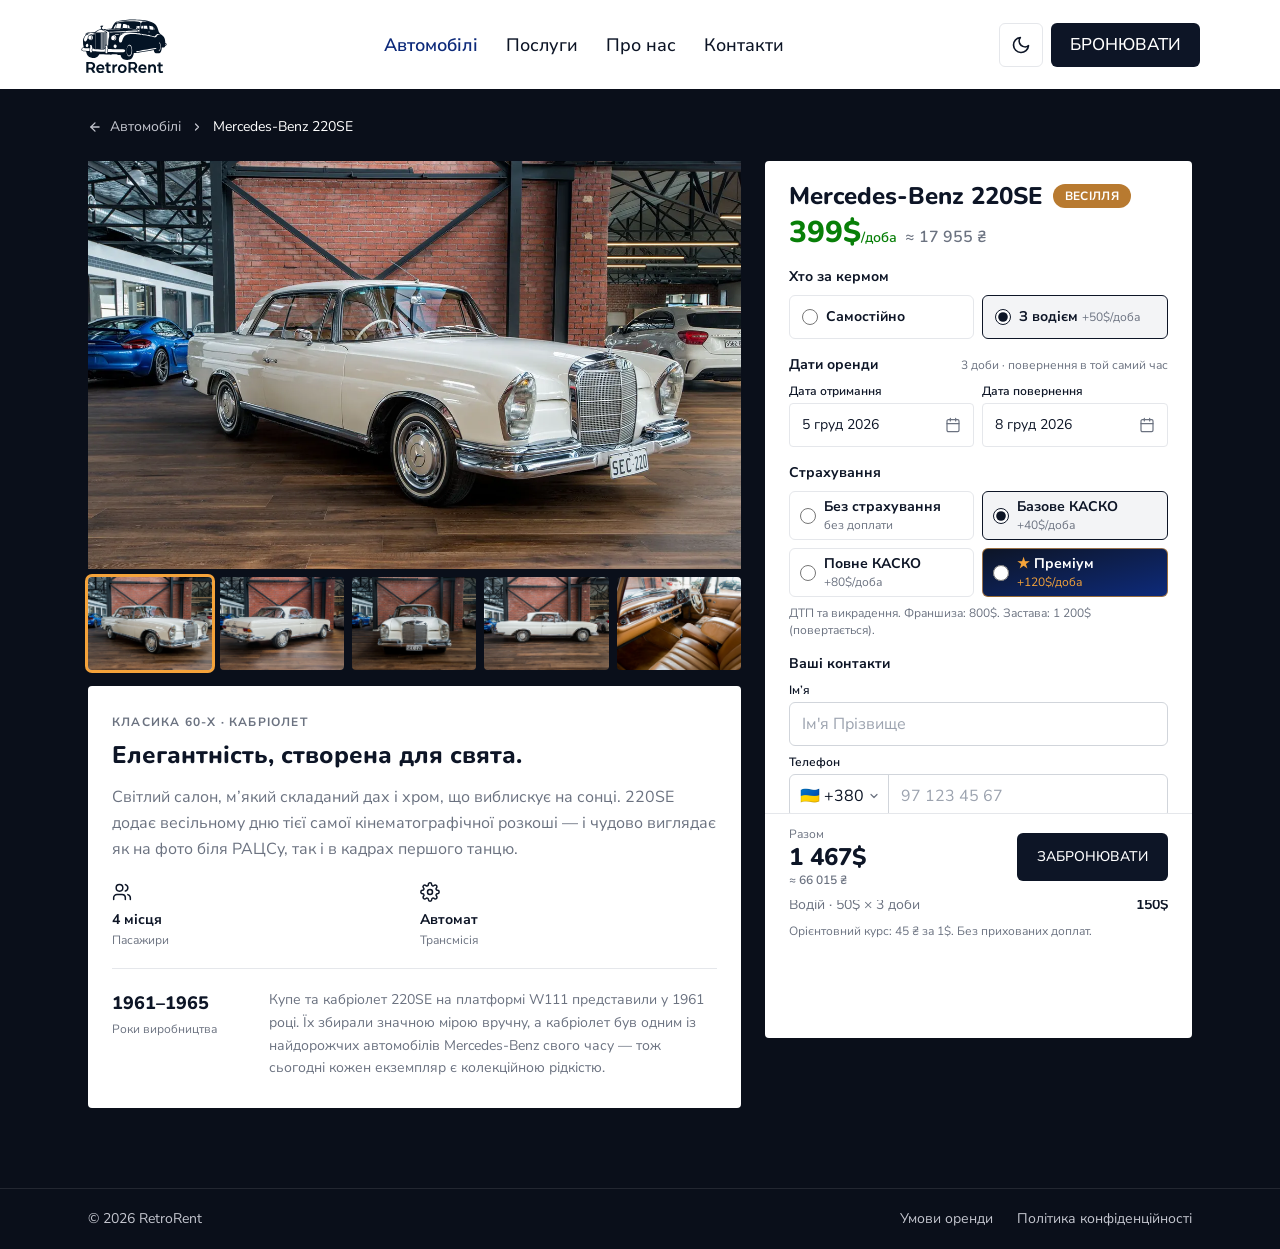
<file: pages/cars/mercedes-benz-220se.html>
<!DOCTYPE html>
<html lang="uk" class="scroll-smooth scroll-pt-20 motion-reduce:scroll-auto md:scroll-pt-28">
<head>
  <meta charset="UTF-8">
  <meta name="viewport" content="width=device-width, initial-scale=1">
  <title>Mercedes-Benz 220SE — оренда | RetroRent</title>
  <meta name="description" content="Оренда Mercedes-Benz 220SE від 399$ за добу. Страхування на вибір, ціна в доларах і гривнях.">
  <link rel="canonical" href="https://retrorent.vercel.app/pages/cars/mercedes-benz-220se.html">
  <meta name="theme-color" content="#0d1526">
  <link rel="icon" href="../../assets/icons/favicon.svg" type="image/svg+xml">
  <link rel="icon" href="../../assets/icons/favicon-32.png" sizes="32x32" type="image/png">
  <link rel="apple-touch-icon" href="../../assets/icons/apple-touch-icon.png">

  <link rel="preconnect" href="https://fonts.googleapis.com">
  <link rel="preconnect" href="https://fonts.gstatic.com" crossorigin>
  <link href="https://fonts.googleapis.com/css2?family=Nunito:wght@500;600;700;800;900&amp;family=Nunito+Sans:wght@300;400;500;600;700&amp;display=swap" rel="stylesheet">

  <!-- Темна тема вмикається ще до відмальовування (без «спалаху» світлої теми).
       Inline, щоб не чекати окремий файл; перемикач і збереження — js/theme.js -->
  <script>
    (function () {
      var t = null;
      try { t = localStorage.getItem('retrorent-theme'); } catch (e) {}
      if (!t) t = window.matchMedia('(prefers-color-scheme: dark)').matches ? 'dark' : 'light';
      if (t === 'dark') document.documentElement.classList.add('dark');
      document.documentElement.style.colorScheme = t;
    })();
  </script>


  <!-- Власні стилі: лише те, що незручно робити класами Tailwind -->
  <link rel="stylesheet" href="../../css/style.css">
  <!-- Tailwind CSS: готовий файл замість CDN (класи з дизайн-системи, js/tailwind.config.js).
       Стоїть після style.css — у тому ж порядку, у якому стилі додавав CDN.
       Оновлення після зміни класів: tools/tailwind-build.html -->
  <link rel="stylesheet" href="../../css/tailwind.css">
</head>
<body class="bg-navy-deep font-sans text-navy antialiased">

  <!-- ===== HEADER =====
       Mobile: логотип | «Меню» | CTA.  md+: «Меню» ховається (md:hidden), пункти в рядок (hidden md:flex) -->
  <header class="sticky top-0 z-50 flex h-header-sm items-center justify-between gap-2 bg-white px-4 shadow-header md:h-header md:gap-4 md:px-8 xl:px-20">
    <a class="shrink-0 rounded-sm focus-visible:outline-none focus-visible:ring-2 focus-visible:ring-brand-orange" href="../../index.html" aria-label="RetroRent — на головну">
      <img class="w-16 md:w-[88px]" src="../../assets/icons/logo.svg" alt="RetroRent" width="88" height="88">
    </a>

    <nav class="relative" data-nav aria-label="Головне меню">
      <button class="group inline-flex min-h-11 items-center gap-1.5 px-2 text-[17px] font-semibold text-navy focus-visible:outline-none md:hidden"
              type="button" data-nav-toggle aria-expanded="false" aria-controls="nav-list">
        <span class="relative after:absolute after:inset-x-0 after:bottom-0 after:h-0.5 after:origin-left after:scale-x-0 after:rounded-full after:bg-current after:transition-transform after:duration-300 py-1.5 group-hover:after:scale-x-100 group-focus-visible:after:scale-x-100 group-aria-expanded:after:scale-x-100">Меню</span>
        <svg class="transition-transform duration-200 group-aria-expanded:rotate-180" width="14" height="14" viewBox="0 0 24 24" fill="none" stroke="currentColor" stroke-width="2.4" stroke-linecap="round" stroke-linejoin="round" aria-hidden="true"><path d="m6 9 6 6 6-6"/></svg>
      </button>

      <ul id="nav-list" data-nav-list
          class="absolute left-1/2 top-full mt-3 hidden min-w-[200px] -translate-x-1/2 rounded-xl border border-gray-200 bg-white p-2 shadow-pop
                 md:static md:mt-0 md:flex md:min-w-0 md:translate-x-0 md:gap-5 lg:gap-7 md:rounded-none md:border-0 md:bg-transparent md:p-0 md:shadow-none">
        <li class="px-3.5 py-1.5 md:p-0"><a class="relative after:absolute after:inset-x-0 after:bottom-0 after:h-0.5 after:origin-left after:scale-x-0 after:rounded-full after:bg-current after:transition-transform after:duration-300 inline-block whitespace-nowrap py-1.5 text-lg md:text-base lg:text-lg font-semibold text-royal hover:after:scale-x-100 focus-visible:outline-none focus-visible:after:scale-x-100" href="../../pages/cars.html" aria-current="page">Автомобілі</a></li>
        <li class="px-3.5 py-1.5 md:p-0"><a class="relative after:absolute after:inset-x-0 after:bottom-0 after:h-0.5 after:origin-left after:scale-x-0 after:rounded-full after:bg-current after:transition-transform after:duration-300 inline-block whitespace-nowrap py-1.5 text-lg md:text-base lg:text-lg font-medium text-navy hover:after:scale-x-100 focus-visible:outline-none focus-visible:after:scale-x-100" href="../../index.html#services">Послуги</a></li>
        <li class="px-3.5 py-1.5 md:p-0"><a class="relative after:absolute after:inset-x-0 after:bottom-0 after:h-0.5 after:origin-left after:scale-x-0 after:rounded-full after:bg-current after:transition-transform after:duration-300 inline-block whitespace-nowrap py-1.5 text-lg md:text-base lg:text-lg font-medium text-navy hover:after:scale-x-100 focus-visible:outline-none focus-visible:after:scale-x-100" href="../../pages/about.html">Про нас</a></li>
        <li class="px-3.5 py-1.5 md:p-0"><a class="relative after:absolute after:inset-x-0 after:bottom-0 after:h-0.5 after:origin-left after:scale-x-0 after:rounded-full after:bg-current after:transition-transform after:duration-300 inline-block whitespace-nowrap py-1.5 text-lg md:text-base lg:text-lg font-medium text-navy hover:after:scale-x-100 focus-visible:outline-none focus-visible:after:scale-x-100" href="../../index.html#contacts">Контакти</a></li>
        <li class="px-3.5 py-1.5 sm:hidden"><button class="inline-flex min-h-11 items-center gap-2 rounded-sm text-lg font-medium text-navy focus-visible:outline-none focus-visible:ring-2 focus-visible:ring-brand-orange" type="button" data-theme-toggle aria-pressed="false" aria-label="Увімкнути темну тему"><svg class="dark:hidden" width="20" height="20" viewBox="0 0 24 24" fill="none" stroke="currentColor" stroke-width="2" stroke-linecap="round" stroke-linejoin="round" aria-hidden="true"><path d="M21 12.79A9 9 0 1 1 11.21 3 7 7 0 0 0 21 12.79Z"/></svg><svg class="hidden dark:block" width="20" height="20" viewBox="0 0 24 24" fill="none" stroke="currentColor" stroke-width="2" stroke-linecap="round" stroke-linejoin="round" aria-hidden="true"><circle cx="12" cy="12" r="4"/><path d="M12 2v2M12 20v2M4.93 4.93l1.41 1.41M17.66 17.66l1.41 1.41M2 12h2M20 12h2M6.34 17.66l-1.41 1.41M19.07 4.93l-1.41 1.41"/></svg><span data-theme-label>Темна тема</span></button></li>
      </ul>
    </nav>

    <!-- Перемикач теми (sm+) і CTA «Бронювати»: куди скролить — задається в href -->
    <div class="flex shrink-0 items-center gap-2">
      <button class="hidden h-11 w-11 place-items-center rounded-md border border-gray-200 text-navy transition-colors hover:border-gray-400 sm:grid focus-visible:outline-none focus-visible:ring-3 focus-visible:ring-inset focus-visible:ring-brand-orange"
              type="button" data-theme-toggle aria-pressed="false" aria-label="Увімкнути темну тему" title="Змінити тему">
        <svg class="dark:hidden" width="20" height="20" viewBox="0 0 24 24" fill="none" stroke="currentColor" stroke-width="2" stroke-linecap="round" stroke-linejoin="round" aria-hidden="true"><path d="M21 12.79A9 9 0 1 1 11.21 3 7 7 0 0 0 21 12.79Z"/></svg>
        <svg class="hidden dark:block" width="20" height="20" viewBox="0 0 24 24" fill="none" stroke="currentColor" stroke-width="2" stroke-linecap="round" stroke-linejoin="round" aria-hidden="true"><circle cx="12" cy="12" r="4"/><path d="M12 2v2M12 20v2M4.93 4.93l1.41 1.41M17.66 17.66l1.41 1.41M2 12h2M20 12h2M6.34 17.66l-1.41 1.41M19.07 4.93l-1.41 1.41"/></svg>
      </button>
      <a class="js-press rounded-md bg-navy font-medium text-white hover:bg-royal active:bg-ink relative inline-flex items-center justify-center gap-2 text-center uppercase transition duration-200 active:scale-98 focus-visible:outline-none focus-visible:ring-3 focus-visible:ring-inset focus-visible:ring-brand-orange disabled:pointer-events-none disabled:bg-disabled disabled:text-disabled-text h-11 shrink-0 px-4 text-sm md:w-[149px] md:px-0 md:text-[17px]" href="#booking">Бронювати</a>
    </div>
  </header>

  <main class="bg-navy-deep pb-20 pt-7 text-white">
    <div class="mx-auto w-full max-w-6xl px-4 md:px-6">

      <nav class="flex flex-wrap items-center gap-2.5 text-sm text-muted" aria-label="Навігаційний ланцюжок">
        <a class="inline-flex items-center gap-2 transition-colors hover:text-white rounded-sm focus-visible:outline-none focus-visible:ring-2 focus-visible:ring-brand-orange" href="../cars.html"><svg width="14" height="14" viewBox="0 0 24 24" fill="none" stroke="currentColor" stroke-width="2.2" stroke-linecap="round" stroke-linejoin="round" aria-hidden="true"><path d="M19 12H5"/><path d="m12 19-7-7 7-7"/></svg>Автомобілі</a>
        <svg width="12" height="12" viewBox="0 0 24 24" fill="none" stroke="currentColor" stroke-width="2.4" stroke-linecap="round" stroke-linejoin="round" aria-hidden="true"><path d="m9 18 6-6-6-6"/></svg>
        <span class="text-white" aria-current="page">Mercedes-Benz 220SE</span>
      </nav>

      <!-- Mobile: фото → бронювання → опис.  lg: 5 колонок — фото й опис (3) | бронювання (2) -->
      <div class="mt-6 grid grid-cols-1 items-start gap-4 lg:grid-cols-5 lg:grid-rows-[auto_1fr] lg:gap-x-6">

        <!-- ГАЛЕРЕЯ: додаткові фото кладіть у assets/images/cars/mercedes-benz-220se/ (1.webp … 4.webp) -->
        <div class="lg:col-span-3 lg:row-start-1">
          <div class="media aspect-[16/10] overflow-hidden bg-placeholder" data-gallery-main>
            <img class="h-full w-full object-cover" src="../../assets/images/cars/mercedes-benz-220se_1.webp" alt="Mercedes-Benz 220SE">
          </div>
          <div class="mt-2 grid grid-cols-5 gap-2" role="group" aria-label="Фото авто">
            <button class="media aspect-[4/3] overflow-hidden rounded bg-placeholder transition-opacity hover:opacity-80 focus-visible:outline-none focus-visible:ring-3 focus-visible:ring-brand-orange aria-pressed:ring-3 aria-pressed:ring-brand-orange" type="button" data-gallery-thumb aria-pressed="true" aria-label="Фото 1: Mercedes-Benz 220SE">
              <img class="h-full w-full object-cover" src="../../assets/images/cars/mercedes-benz-220se_1.webp" alt="" loading="lazy">
            </button>
            <button class="media aspect-[4/3] overflow-hidden rounded bg-placeholder transition-opacity hover:opacity-80 focus-visible:outline-none focus-visible:ring-3 focus-visible:ring-brand-orange aria-pressed:ring-3 aria-pressed:ring-brand-orange" type="button" data-gallery-thumb aria-pressed="false" aria-label="Фото 2: Mercedes-Benz 220SE">
              <img class="h-full w-full object-cover" src="../../assets/images/cars/mercedes-benz-220se_2.webp" alt="" loading="lazy">
            </button>
            <button class="media aspect-[4/3] overflow-hidden rounded bg-placeholder transition-opacity hover:opacity-80 focus-visible:outline-none focus-visible:ring-3 focus-visible:ring-brand-orange aria-pressed:ring-3 aria-pressed:ring-brand-orange" type="button" data-gallery-thumb aria-pressed="false" aria-label="Фото 3: Mercedes-Benz 220SE">
              <img class="h-full w-full object-cover" src="../../assets/images/cars/mercedes-benz-220se_3.webp" alt="" loading="lazy">
            </button>
            <button class="media aspect-[4/3] overflow-hidden rounded bg-placeholder transition-opacity hover:opacity-80 focus-visible:outline-none focus-visible:ring-3 focus-visible:ring-brand-orange aria-pressed:ring-3 aria-pressed:ring-brand-orange" type="button" data-gallery-thumb aria-pressed="false" aria-label="Фото 4: Mercedes-Benz 220SE">
              <img class="h-full w-full object-cover" src="../../assets/images/cars/mercedes-benz-220se_4.webp" alt="" loading="lazy">
            </button>
            <button class="media aspect-[4/3] overflow-hidden rounded bg-placeholder transition-opacity hover:opacity-80 focus-visible:outline-none focus-visible:ring-3 focus-visible:ring-brand-orange aria-pressed:ring-3 aria-pressed:ring-brand-orange" type="button" data-gallery-thumb aria-pressed="false" aria-label="Фото 5: Mercedes-Benz 220SE">
              <img class="h-full w-full object-cover" src="../../assets/images/cars/mercedes-benz-220se_5.webp" alt="" loading="lazy">
            </button>
          </div>
        </div>

        <!-- ===== БРОНЮВАННЯ ===== data-price — ціна за добу для js/booking.js -->
        <form class="rounded bg-white px-4 pt-5 text-navy sm:px-6 lg:sticky lg:top-24 lg:col-span-2 lg:col-start-4 lg:row-span-2 lg:row-start-1"
              id="booking" data-booking data-car="Mercedes-Benz 220SE" data-price="399" data-default-mode="driver" novalidate>
          <input type="hidden" name="car" value="mercedes-benz-220se">

          <div class="flex flex-wrap items-center gap-2.5">
            <h1 class="font-head text-2xl font-extrabold leading-tight">Mercedes-Benz 220SE</h1>
            <span class="rounded-full px-3 py-1 text-xs font-bold uppercase tracking-wide text-white bg-brand-brown">Весілля</span>
          </div>
          <p class="mt-1 font-head text-3xl font-extrabold text-brand-green">399$<span class="text-sm font-semibold">/доба</span> <span class="text-base font-semibold text-gray-500" data-price-uah></span></p>

          <fieldset class="mt-4">
            <legend class="flex w-full items-baseline justify-between gap-2 text-sm font-bold">Хто за кермом</legend>

            <div class="mt-2 grid grid-cols-2 gap-2">
              <label class="flex min-h-11 cursor-pointer items-center gap-2 rounded-md border border-gray-200 px-3 py-2 text-sm transition-colors hover:border-gray-400 has-[:checked]:border-navy has-[:checked]:bg-gray-100 has-[:focus-visible]:ring-2 has-[:focus-visible]:ring-brand-orange">
                <input class="h-4 w-4 flex-none accent-navy focus:outline-none" type="radio" name="mode" value="self">
                <b>Самостійно</b>
              </label>
              <label class="flex min-h-11 cursor-pointer items-center gap-2 rounded-md border border-gray-200 px-3 py-2 text-sm transition-colors hover:border-gray-400 has-[:checked]:border-navy has-[:checked]:bg-gray-100 has-[:focus-visible]:ring-2 has-[:focus-visible]:ring-brand-orange">
                <input class="h-4 w-4 flex-none accent-navy focus:outline-none" type="radio" name="mode" value="driver">
                <span class="leading-tight"><b>З водієм</b> <small class="whitespace-nowrap text-xs text-gray-500">+50$/доба</small></span>
              </label>
            </div>

            <div class="mt-2 flex items-center justify-between gap-3 rounded-md bg-gray-100 px-3" data-license-block hidden>
              <p class="text-xs" data-license-status></p>
              <button class="min-h-11 flex-none rounded-sm text-sm font-semibold text-royal underline transition-colors hover:text-navy focus-visible:outline-none focus-visible:ring-2 focus-visible:ring-brand-orange" type="button" data-license-open></button>
            </div>
          </fieldset>

          <fieldset class="mt-4">
            <legend class="flex w-full items-baseline justify-between gap-2 text-sm font-bold">Дати оренди <span class="text-xs font-normal text-gray-500" data-booking-note></span></legend>

            <div class="mt-2 grid grid-cols-2 gap-2">
              <div class="relative" data-datepicker="pickup">
                <span class="mb-1 block text-xs font-semibold" id="pickup-label">Дата отримання</span>
                <button class="flex h-11 w-full items-center justify-between gap-2 rounded border border-gray-200 bg-white px-2.5 text-left text-[13px] text-navy transition hover:border-gray-400 focus-visible:border-royal focus-visible:outline-none focus-visible:ring-3 focus-visible:ring-royal/15 aria-expanded:border-royal aria-expanded:ring-3 aria-expanded:ring-royal/15 sm:px-3 sm:text-sm"
                        type="button" data-datepicker-field aria-haspopup="dialog" aria-expanded="false" aria-labelledby="pickup-label pickup-value">
                  <span id="pickup-value" data-datepicker-value>Оберіть дату</span>
                  <svg class="flex-none text-gray-500" width="16" height="16" viewBox="0 0 24 24" fill="none" stroke="currentColor" stroke-width="1.8" stroke-linecap="round" stroke-linejoin="round" aria-hidden="true"><rect x="3" y="4" width="18" height="18" rx="2"/><path d="M16 2v4M8 2v4M3 10h18"/></svg>
                </button>
                <input type="hidden" name="pickup">
                <div class="absolute left-0 top-full z-20 mt-1.5 w-72 rounded-xl border border-gray-200 bg-white p-3.5 shadow-pop"
                     data-datepicker-popover role="dialog" aria-label="Календар: дата отримання" hidden></div>
              </div>

              <div class="relative" data-datepicker="return">
                <span class="mb-1 block text-xs font-semibold" id="return-label">Дата повернення</span>
                <button class="flex h-11 w-full items-center justify-between gap-2 rounded border border-gray-200 bg-white px-2.5 text-left text-[13px] text-navy transition hover:border-gray-400 focus-visible:border-royal focus-visible:outline-none focus-visible:ring-3 focus-visible:ring-royal/15 aria-expanded:border-royal aria-expanded:ring-3 aria-expanded:ring-royal/15 sm:px-3 sm:text-sm"
                        type="button" data-datepicker-field aria-haspopup="dialog" aria-expanded="false" aria-labelledby="return-label return-value">
                  <span id="return-value" data-datepicker-value>Оберіть дату</span>
                  <svg class="flex-none text-gray-500" width="16" height="16" viewBox="0 0 24 24" fill="none" stroke="currentColor" stroke-width="1.8" stroke-linecap="round" stroke-linejoin="round" aria-hidden="true"><rect x="3" y="4" width="18" height="18" rx="2"/><path d="M16 2v4M8 2v4M3 10h18"/></svg>
                </button>
                <input type="hidden" name="return">
                <div class="absolute right-0 top-full z-20 mt-1.5 w-72 rounded-xl border border-gray-200 bg-white p-3.5 shadow-pop"
                     data-datepicker-popover role="dialog" aria-label="Календар: дата повернення" hidden></div>
              </div>
            </div>
          </fieldset>

          <fieldset class="mt-4">
            <legend class="flex w-full items-baseline justify-between gap-2 text-sm font-bold">Страхування</legend>
            <!-- Варіанти малює js/booking.js з масиву INSURANCE -->
            <div class="mt-2 grid grid-cols-2 gap-2" data-insurance-options></div>
            <p class="mt-2 text-xs leading-snug text-gray-500" data-insurance-terms></p>
          </fieldset>

          <fieldset class="mt-4">
            <legend class="flex w-full items-baseline justify-between gap-2 text-sm font-bold">Ваші контакти</legend>

            <div class="mt-2 grid grid-cols-1 gap-2 sm:grid-cols-2 lg:grid-cols-1">
              <div>
                <label class="mb-1 block text-xs font-semibold" for="bookingName">Ім’я</label>
                <input class="block h-11 w-full scroll-mb-28 rounded-md border border-gray-300 bg-white px-3 text-base text-navy transition-colors placeholder:text-gray-400 focus:outline-none focus-visible:ring-2 focus-visible:ring-royal focus-visible:ring-offset-1" type="text" id="bookingName" name="bookingName" autocomplete="name" maxlength="60" placeholder="Ім'я Прізвище" required aria-required="true" aria-invalid="false" aria-describedby="bookingNameError">
                <p class="mt-1 text-xs text-red-700 empty:hidden" id="bookingNameError" aria-live="polite"></p>
              </div>
              <div>
                <label class="mb-1 block text-xs font-semibold" for="bookingPhone">Телефон</label>
                <!-- Код країни + номер: js/phone-input.js -->
                <div class="relative flex h-11 w-full scroll-mb-28 rounded-md border border-gray-300 bg-white transition-colors focus-within:ring-2 focus-within:ring-royal focus-within:ring-offset-1" data-phone>
                  <div class="relative flex flex-none items-center border-r border-gray-300 pl-2.5 pr-2">
                    <span class="pointer-events-none whitespace-nowrap text-base text-navy" data-phone-code aria-hidden="true">🇺🇦 +380</span>
                    <svg class="pointer-events-none ml-1 text-gray-500" width="12" height="12" viewBox="0 0 24 24" fill="none" stroke="currentColor" stroke-width="2.4" stroke-linecap="round" stroke-linejoin="round" aria-hidden="true"><path d="m6 9 6 6 6-6"/></svg>
                    <select class="absolute inset-0 h-full w-full cursor-pointer opacity-0" data-phone-country aria-label="Код країни">
                      <option value="UA">🇺🇦 Україна +380</option>
                    </select>
                  </div>
                  <input class="block h-full min-w-0 flex-1 rounded-r-md bg-transparent px-3 text-base text-navy placeholder:text-gray-400 focus:outline-none" type="tel" id="bookingPhone" name="bookingPhone" autocomplete="tel-national" inputmode="tel" maxlength="20" placeholder="97 123 45 67" data-phone-input required aria-required="true" aria-invalid="false" aria-describedby="bookingPhoneError">
                </div>
                <p class="mt-1 text-xs text-red-700 empty:hidden" id="bookingPhoneError" aria-live="polite"></p>
              </div>
            </div>
          </fieldset>

          <div class="mt-3 border-t border-gray-200 pt-3 text-sm">
            <dl class="flex flex-col gap-1.5">
            <div class="flex justify-between gap-4 text-gray-500">
              <dt data-summary-rent-label></dt>
              <dd class="font-bold text-navy" data-summary-rent></dd>
            </div>
            <div class="flex justify-between gap-4 text-gray-500">
              <dt data-summary-insurance-label></dt>
              <dd class="font-bold text-navy" data-summary-insurance></dd>
            </div>
            <div class="flex justify-between gap-4 text-gray-500" data-summary-driver-row hidden>
              <dt data-summary-driver-label></dt>
              <dd class="font-bold text-navy" data-summary-driver></dd>
            </div>
          </dl>
            <p class="mt-2 pb-3 text-xs text-gray-500"><span data-rate-note></span>. Без прихованих доплат.</p>
          </div>

          <!-- Ціна й кнопка закріплені внизу: їх видно, поки форма на екрані -->
          <div class="sticky bottom-0 z-10 -mx-4 flex items-center justify-between gap-3 rounded-b border-t border-gray-200 bg-white px-4 py-3 sm:-mx-6 sm:px-6">
            <div class="min-w-0">
              <p class="text-xs text-gray-500">Разом</p>
              <p class="font-head text-2xl font-extrabold leading-tight" data-summary-total></p>
              <p class="text-xs font-semibold text-gray-500" data-summary-total-uah></p>
            </div>
            <button class="js-press rounded-md bg-navy font-medium text-white hover:bg-royal active:bg-ink relative inline-flex items-center justify-center gap-2 text-center uppercase transition duration-200 active:scale-98 focus-visible:outline-none focus-visible:ring-3 focus-visible:ring-inset focus-visible:ring-brand-orange disabled:pointer-events-none disabled:bg-disabled disabled:text-disabled-text h-12 flex-none px-5 text-sm font-bold" type="submit">Забронювати</button>
          </div>
        </form>

        <!-- ===== ОПИС ===== -->
        <article class="rounded bg-white px-4 py-6 text-navy sm:px-6 sm:py-7 lg:col-span-3 lg:row-start-2">
          <p class="text-xs font-bold uppercase tracking-widest text-gray-500">Класика 60-х · Кабріолет</p>
          <h2 class="mt-2.5 font-head text-2xl font-extrabold leading-tight">Елегантність, створена для свята.</h2>
          <p class="mt-3.5 leading-relaxed text-gray-500">Світлий салон, м’який складаний дах і хром, що виблискує на сонці. 220SE додає весільному дню тієї самої кінематографічної розкоші — і чудово виглядає як на фото біля РАЦСу, так і в кадрах першого танцю.</p>

          <ul class="mt-5 grid auto-cols-fr grid-flow-col gap-3">
            <li class="flex flex-col">
              <svg width="20" height="20" viewBox="0 0 24 24" fill="none" stroke="currentColor" stroke-width="1.8" stroke-linecap="round" stroke-linejoin="round" aria-hidden="true"><path d="M16 21v-2a4 4 0 0 0-4-4H6a4 4 0 0 0-4 4v2"/><circle cx="9" cy="7" r="4"/><path d="M22 21v-2a4 4 0 0 0-3-3.87"/><path d="M16 3.13a4 4 0 0 1 0 7.75"/></svg>
              <b class="mt-2 text-sm">4 місця</b>
              <span class="mt-0.5 text-xs text-gray-500">Пасажири</span>
            </li>
            <li class="flex flex-col">
              <svg width="20" height="20" viewBox="0 0 24 24" fill="none" stroke="currentColor" stroke-width="1.8" stroke-linecap="round" stroke-linejoin="round" aria-hidden="true"><circle cx="12" cy="12" r="3"/><path d="M19.4 15a1.65 1.65 0 0 0 .33 1.82l.06.06a2 2 0 1 1-2.83 2.83l-.06-.06a1.65 1.65 0 0 0-1.82-.33 1.65 1.65 0 0 0-1 1.51V21a2 2 0 1 1-4 0v-.09A1.65 1.65 0 0 0 9 19.4a1.65 1.65 0 0 0-1.82.33l-.06.06a2 2 0 1 1-2.83-2.83l.06-.06A1.65 1.65 0 0 0 4.68 15a1.65 1.65 0 0 0-1.51-1H3a2 2 0 1 1 0-4h.09A1.65 1.65 0 0 0 4.6 9a1.65 1.65 0 0 0-.33-1.82l-.06-.06a2 2 0 1 1 2.83-2.83l.06.06A1.65 1.65 0 0 0 9 4.68a1.65 1.65 0 0 0 1-1.51V3a2 2 0 1 1 4 0v.09a1.65 1.65 0 0 0 1 1.51 1.65 1.65 0 0 0 1.82-.33l.06-.06a2 2 0 1 1 2.83 2.83l-.06.06A1.65 1.65 0 0 0 19.4 9a1.65 1.65 0 0 0 1.51 1H21a2 2 0 1 1 0 4h-.09a1.65 1.65 0 0 0-1.51 1Z"/></svg>
              <b class="mt-2 text-sm">Автомат</b>
              <span class="mt-0.5 text-xs text-gray-500">Трансмісія</span>
            </li>
            <!-- Посвідчення потрібне лише для self-drive: з водієм пункт ховає js/booking.js -->
            <li class="flex flex-col" data-self-only>
              <svg width="20" height="20" viewBox="0 0 24 24" fill="none" stroke="currentColor" stroke-width="1.8" stroke-linecap="round" stroke-linejoin="round" aria-hidden="true"><rect x="4" y="3" width="16" height="18" rx="2"/><circle cx="12" cy="10" r="3"/><path d="M7.5 18a4.5 4.5 0 0 1 9 0"/><path d="M10 3v2h4V3"/></svg>
              <b class="mt-2 text-sm">Категорія B</b>
              <span class="mt-0.5 text-xs text-gray-500">Посвідчення</span>
            </li>
          </ul>

          <div class="mt-5 grid grid-cols-1 gap-3 border-t border-gray-200 pt-5 sm:grid-cols-4 sm:gap-6">
            <p class="font-head text-lg font-extrabold">
              1961–1965
              <small class="mt-1 block font-sans text-xs font-normal text-gray-500">Роки виробництва</small>
            </p>
            <p class="text-sm leading-relaxed text-gray-500 sm:col-span-3">Купе та кабріолет 220SE на платформі W111 представили у 1961 році. Їх збирали значною мірою вручну, а кабріолет був одним із найдорожчих автомобілів Mercedes-Benz свого часу — тож сьогодні кожен екземпляр є колекційною рідкістю.</p>
          </div>
        </article>

      </div>
    </div>
  </main>

  <!-- ===== FOOTER (міні) ===== -->
  <footer class="border-t border-white/10 bg-navy-deep text-sm text-muted">
    <div class="mx-auto w-full max-w-6xl px-4 md:px-6 flex flex-wrap items-center justify-between gap-x-6 gap-y-3 py-5">
      <p>© 2026 RetroRent</p>
      <nav class="flex flex-wrap gap-6" aria-label="Документи">
        <a class="transition-colors hover:text-white rounded-sm focus-visible:outline-none focus-visible:ring-2 focus-visible:ring-brand-orange" href="#">Умови оренди</a>
        <a class="transition-colors hover:text-white rounded-sm focus-visible:outline-none focus-visible:ring-2 focus-visible:ring-brand-orange" href="#">Політика конфіденційності</a>
      </nav>
    </div>
  </footer>

  <!-- ===== МОДАЛКА: БРОНЮВАННЯ ПІДТВЕРДЖЕНО ===== (клас is-visible додає js/booking.js) -->
  <div class="group fixed inset-0 z-[100] flex items-center justify-center bg-navy-deep/95 p-6 opacity-0 transition-opacity duration-300 [&.is-visible]:opacity-100"
       data-modal role="dialog" aria-modal="true" aria-labelledby="success-title" hidden>
    <div class="w-full max-w-[426px] translate-y-3 scale-98 rounded bg-white px-6 py-9 text-center text-navy transition-transform duration-300 group-[.is-visible]:translate-y-0 group-[.is-visible]:scale-100 sm:p-12">
      <div class="mx-auto mb-5 grid h-14 w-14 place-items-center rounded-full bg-green-100 text-green-600"><svg width="26" height="26" viewBox="0 0 24 24" fill="none" stroke="currentColor" stroke-width="2" stroke-linecap="round" stroke-linejoin="round" aria-hidden="true"><path d="M20 6 9 17l-5-5"/></svg></div>
      <h2 class="font-head text-2xl font-extrabold leading-tight sm:text-[26px]" id="success-title">Бронювання<br>підтверджено!</h2>
      <p class="mt-3 text-sm leading-relaxed text-gray-500">
        Дякуємо! Ваша заявка на Mercedes-Benz 220SE успішно прийнята. Наш менеджер зателефонує на номер <b class="whitespace-nowrap text-navy" data-modal-phone></b> протягом 10 хвилин.
      </p>
      <a class="inline-flex items-center justify-center rounded-md border border-navy bg-white text-navy transition duration-200 hover:border-royal hover:bg-royal hover:text-white active:scale-98 active:border-ink active:bg-ink active:text-white focus-visible:outline-none focus-visible:ring-3 focus-visible:ring-inset focus-visible:ring-brand-orange mt-7 h-12 w-full text-base font-medium" href="../../index.html" data-modal-focus>Повернутися на головну</a>
    </div>
  </div>

  <!-- ===== МОДАЛКА: ПЕРЕВІРКА ПОСВІДЧЕННЯ ===== логіка — js/license.js -->
  <div class="group fixed inset-0 z-[100] flex items-center justify-center bg-navy-deep/90 p-4 opacity-0 transition-opacity duration-300 [&.is-visible]:opacity-100 sm:p-6"
       id="licenseModal" role="dialog" aria-modal="true" aria-labelledby="licenseTitle" aria-describedby="licenseText" hidden>
    <div class="max-h-full w-full max-w-lg translate-y-3 scale-98 overflow-y-auto rounded-xl bg-white p-5 text-navy transition-transform duration-300 group-[.is-visible]:translate-y-0 group-[.is-visible]:scale-100 sm:p-8">
      <h2 class="font-head text-2xl font-extrabold leading-tight" id="licenseTitle">Перевірка посвідчення</h2>
      <p class="mt-2 text-sm leading-relaxed text-gray-500" id="licenseText">Для self-drive потрібні категорія B, вік від 21 року й стаж від 2 років. Це попередня перевірка: дані не зберігаються, оригінал менеджер звірить при видачі авто.</p>

      <form class="mt-5 grid grid-cols-1 gap-x-4 gap-y-1 sm:grid-cols-2" id="licenseForm" novalidate>
        <div>
          <label class="mb-1 block text-sm font-semibold" for="licenseName">Прізвище та ім’я</label>
          <input class="block h-12 w-full rounded-md border border-gray-300 bg-white px-3 text-base text-navy transition-colors focus:outline-none focus-visible:ring-2 focus-visible:ring-royal focus-visible:ring-offset-1" type="text" id="licenseName" name="licenseName" autocomplete="name" maxlength="80" required aria-required="true" aria-invalid="false" aria-describedby="licenseNameError">
          <p class="mt-1 min-h-5 text-sm text-red-700" id="licenseNameError" aria-live="polite"></p>
        </div>
        <div>
          <label class="mb-1 block text-sm font-semibold" for="licenseNumber">Серія та номер</label>
          <input class="block h-12 w-full rounded-md border border-gray-300 bg-white px-3 text-base text-navy transition-colors focus:outline-none focus-visible:ring-2 focus-visible:ring-royal focus-visible:ring-offset-1" type="text" id="licenseNumber" name="licenseNumber" autocomplete="off" maxlength="11" placeholder="ВХА123456" required aria-required="true" aria-invalid="false" aria-describedby="licenseNumberError">
          <p class="mt-1 min-h-5 text-sm text-red-700" id="licenseNumberError" aria-live="polite"></p>
        </div>
        <div>
          <label class="mb-1 block text-sm font-semibold" for="birthDate">Дата народження</label>
          <input class="block h-12 w-full rounded-md border border-gray-300 bg-white px-3 text-base text-navy transition-colors focus:outline-none focus-visible:ring-2 focus-visible:ring-royal focus-visible:ring-offset-1" type="date" id="birthDate" name="birthDate" autocomplete="bday" required aria-required="true" aria-invalid="false" aria-describedby="birthDateError">
          <p class="mt-1 min-h-5 text-sm text-red-700" id="birthDateError" aria-live="polite"></p>
        </div>
        <div>
          <label class="mb-1 block text-sm font-semibold" for="issueDate">Дата видачі</label>
          <input class="block h-12 w-full rounded-md border border-gray-300 bg-white px-3 text-base text-navy transition-colors focus:outline-none focus-visible:ring-2 focus-visible:ring-royal focus-visible:ring-offset-1" type="date" id="issueDate" name="issueDate" required aria-required="true" aria-invalid="false" aria-describedby="issueDateError">
          <p class="mt-1 min-h-5 text-sm text-red-700" id="issueDateError" aria-live="polite"></p>
        </div>
        <div>
          <label class="mb-1 block text-sm font-semibold" for="expiryDate">Дійсне до</label>
          <input class="block h-12 w-full rounded-md border border-gray-300 bg-white px-3 text-base text-navy transition-colors focus:outline-none focus-visible:ring-2 focus-visible:ring-royal focus-visible:ring-offset-1" type="date" id="expiryDate" name="expiryDate" required aria-required="true" aria-invalid="false" aria-describedby="expiryDateError">
          <p class="mt-1 min-h-5 text-sm text-red-700" id="expiryDateError" aria-live="polite"></p>
        </div>

        <div class="sm:col-span-2">
          <label class="flex min-h-11 cursor-pointer items-center gap-3 rounded-md border border-transparent p-2 transition-colors" data-field-box for="licenseCategory">
            <input class="h-5 w-5 flex-none cursor-pointer accent-navy focus:outline-none focus-visible:ring-2 focus-visible:ring-royal focus-visible:ring-offset-2" type="checkbox" id="licenseCategory" name="licenseCategory" required aria-required="true" aria-invalid="false" aria-describedby="licenseCategoryError">
            <span class="text-sm">У посвідченні відкрита категорія B</span>
          </label>
          <p class="mt-1 min-h-5 text-sm text-red-700" id="licenseCategoryError" aria-live="polite"></p>
        </div>

        <div class="mt-1 flex flex-col-reverse gap-2 sm:col-span-2 sm:flex-row sm:justify-end">
          <button class="inline-flex h-12 items-center justify-center rounded-md border border-navy bg-white px-6 text-sm font-bold uppercase text-navy transition-colors hover:bg-gray-100 focus-visible:outline-none focus-visible:ring-3 focus-visible:ring-inset focus-visible:ring-brand-orange" type="button" id="licenseClose">Скасувати</button>
          <button class="js-press rounded-md bg-navy font-medium text-white hover:bg-royal hover:shadow-lg active:bg-ink relative inline-flex items-center justify-center gap-2 text-center uppercase transition duration-200 active:scale-98 focus-visible:outline-none focus-visible:ring-3 focus-visible:ring-inset focus-visible:ring-brand-orange h-12 px-6 text-sm font-bold" type="submit">Перевірити</button>
        </div>
      </form>
    </div>
  </div>

  <script src="../../js/theme.js" defer></script>
  <script src="../../js/main.js" defer></script>
  <script src="../../js/phone-input.js" defer></script>
  <script src="../../js/booking.js" defer></script>
  <script src="../../js/gallery.js" defer></script>
  <script src="../../js/license.js" defer></script>
</body>
</html>
</file>
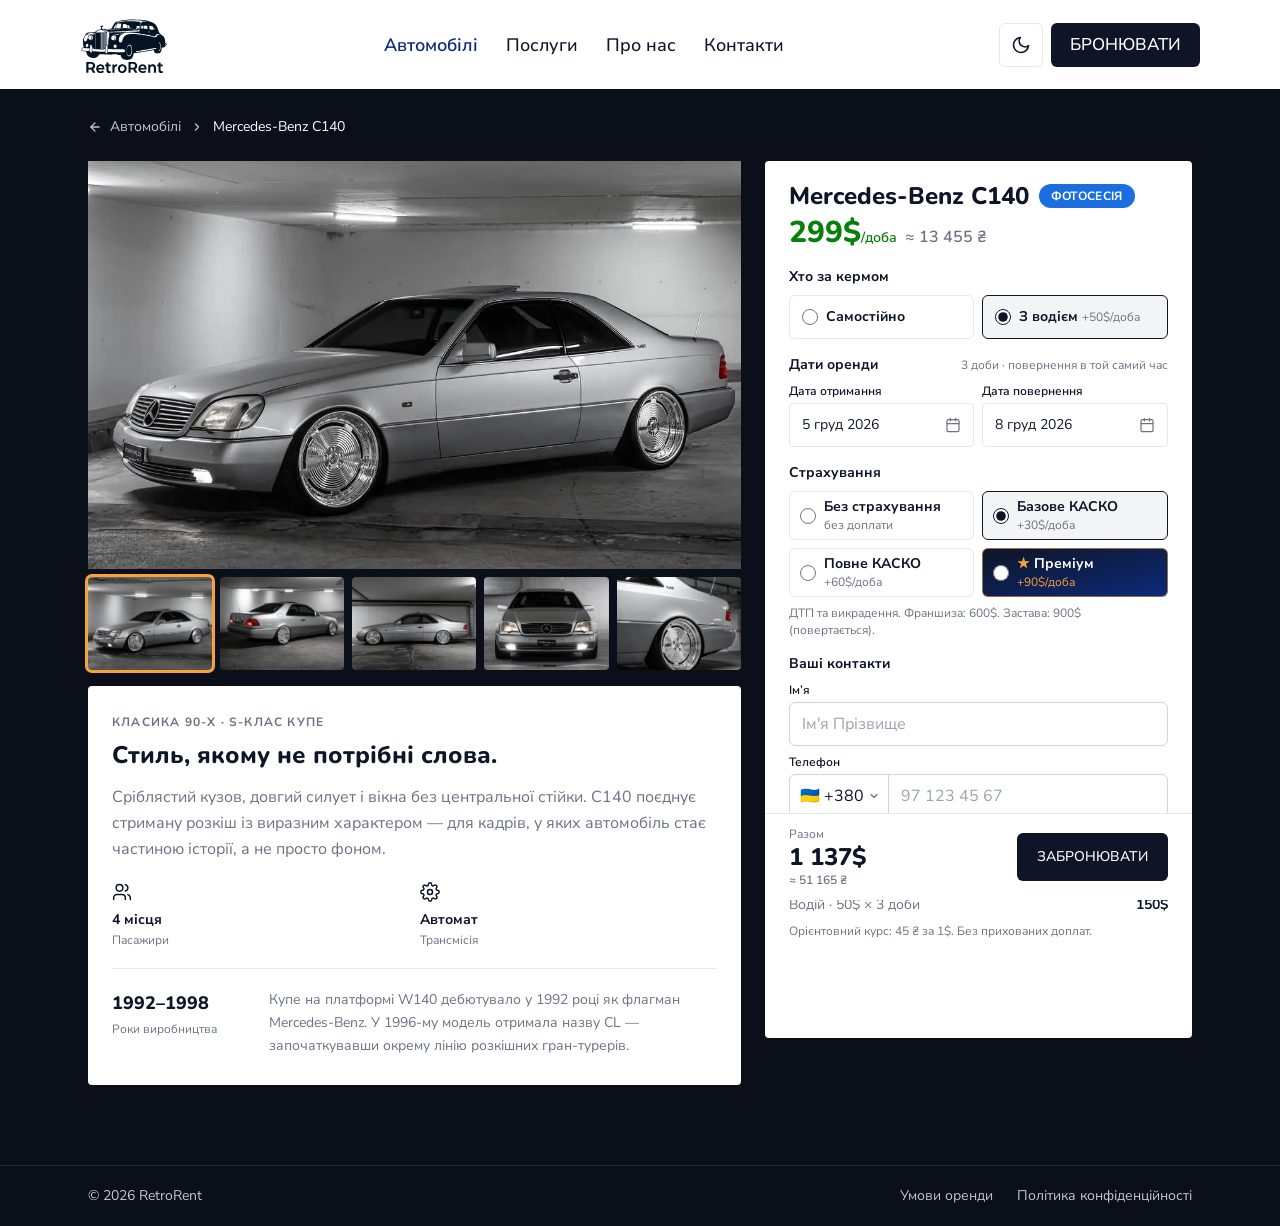
<file: pages/cars/mercedes-benz-c140.html>
<!DOCTYPE html>
<html lang="uk" class="scroll-smooth scroll-pt-20 motion-reduce:scroll-auto md:scroll-pt-28">
<head>
  <meta charset="UTF-8">
  <meta name="viewport" content="width=device-width, initial-scale=1">
  <title>Mercedes-Benz C140 — оренда | RetroRent</title>
  <meta name="description" content="Оренда Mercedes-Benz C140 від 299$ за добу. Страхування на вибір, ціна в доларах і гривнях.">
  <link rel="canonical" href="https://retrorent.vercel.app/pages/cars/mercedes-benz-c140.html">
  <meta name="theme-color" content="#0d1526">
  <link rel="icon" href="../../assets/icons/favicon.svg" type="image/svg+xml">
  <link rel="icon" href="../../assets/icons/favicon-32.png" sizes="32x32" type="image/png">
  <link rel="apple-touch-icon" href="../../assets/icons/apple-touch-icon.png">

  <link rel="preconnect" href="https://fonts.googleapis.com">
  <link rel="preconnect" href="https://fonts.gstatic.com" crossorigin>
  <link href="https://fonts.googleapis.com/css2?family=Nunito:wght@500;600;700;800;900&amp;family=Nunito+Sans:wght@300;400;500;600;700&amp;display=swap" rel="stylesheet">

  <!-- Темна тема вмикається ще до відмальовування (без «спалаху» світлої теми).
       Inline, щоб не чекати окремий файл; перемикач і збереження — js/theme.js -->
  <script>
    (function () {
      var t = null;
      try { t = localStorage.getItem('retrorent-theme'); } catch (e) {}
      if (!t) t = window.matchMedia('(prefers-color-scheme: dark)').matches ? 'dark' : 'light';
      if (t === 'dark') document.documentElement.classList.add('dark');
      document.documentElement.style.colorScheme = t;
    })();
  </script>


  <!-- Власні стилі: лише те, що незручно робити класами Tailwind -->
  <link rel="stylesheet" href="../../css/style.css">
  <!-- Tailwind CSS: готовий файл замість CDN (класи з дизайн-системи, js/tailwind.config.js).
       Стоїть після style.css — у тому ж порядку, у якому стилі додавав CDN.
       Оновлення після зміни класів: tools/tailwind-build.html -->
  <link rel="stylesheet" href="../../css/tailwind.css">
</head>
<body class="bg-navy-deep font-sans text-navy antialiased">

  <!-- ===== HEADER =====
       Mobile: логотип | «Меню» | CTA.  md+: «Меню» ховається (md:hidden), пункти в рядок (hidden md:flex) -->
  <header class="sticky top-0 z-50 flex h-header-sm items-center justify-between gap-2 bg-white px-4 shadow-header md:h-header md:gap-4 md:px-8 xl:px-20">
    <a class="shrink-0 rounded-sm focus-visible:outline-none focus-visible:ring-2 focus-visible:ring-brand-orange" href="../../index.html" aria-label="RetroRent — на головну">
      <img class="w-16 md:w-[88px]" src="../../assets/icons/logo.svg" alt="RetroRent" width="88" height="88">
    </a>

    <nav class="relative" data-nav aria-label="Головне меню">
      <button class="group inline-flex min-h-11 items-center gap-1.5 px-2 text-[17px] font-semibold text-navy focus-visible:outline-none md:hidden"
              type="button" data-nav-toggle aria-expanded="false" aria-controls="nav-list">
        <span class="relative after:absolute after:inset-x-0 after:bottom-0 after:h-0.5 after:origin-left after:scale-x-0 after:rounded-full after:bg-current after:transition-transform after:duration-300 py-1.5 group-hover:after:scale-x-100 group-focus-visible:after:scale-x-100 group-aria-expanded:after:scale-x-100">Меню</span>
        <svg class="transition-transform duration-200 group-aria-expanded:rotate-180" width="14" height="14" viewBox="0 0 24 24" fill="none" stroke="currentColor" stroke-width="2.4" stroke-linecap="round" stroke-linejoin="round" aria-hidden="true"><path d="m6 9 6 6 6-6"/></svg>
      </button>

      <ul id="nav-list" data-nav-list
          class="absolute left-1/2 top-full mt-3 hidden min-w-[200px] -translate-x-1/2 rounded-xl border border-gray-200 bg-white p-2 shadow-pop
                 md:static md:mt-0 md:flex md:min-w-0 md:translate-x-0 md:gap-5 lg:gap-7 md:rounded-none md:border-0 md:bg-transparent md:p-0 md:shadow-none">
        <li class="px-3.5 py-1.5 md:p-0"><a class="relative after:absolute after:inset-x-0 after:bottom-0 after:h-0.5 after:origin-left after:scale-x-0 after:rounded-full after:bg-current after:transition-transform after:duration-300 inline-block whitespace-nowrap py-1.5 text-lg md:text-base lg:text-lg font-semibold text-royal hover:after:scale-x-100 focus-visible:outline-none focus-visible:after:scale-x-100" href="../../pages/cars.html" aria-current="page">Автомобілі</a></li>
        <li class="px-3.5 py-1.5 md:p-0"><a class="relative after:absolute after:inset-x-0 after:bottom-0 after:h-0.5 after:origin-left after:scale-x-0 after:rounded-full after:bg-current after:transition-transform after:duration-300 inline-block whitespace-nowrap py-1.5 text-lg md:text-base lg:text-lg font-medium text-navy hover:after:scale-x-100 focus-visible:outline-none focus-visible:after:scale-x-100" href="../../index.html#services">Послуги</a></li>
        <li class="px-3.5 py-1.5 md:p-0"><a class="relative after:absolute after:inset-x-0 after:bottom-0 after:h-0.5 after:origin-left after:scale-x-0 after:rounded-full after:bg-current after:transition-transform after:duration-300 inline-block whitespace-nowrap py-1.5 text-lg md:text-base lg:text-lg font-medium text-navy hover:after:scale-x-100 focus-visible:outline-none focus-visible:after:scale-x-100" href="../../pages/about.html">Про нас</a></li>
        <li class="px-3.5 py-1.5 md:p-0"><a class="relative after:absolute after:inset-x-0 after:bottom-0 after:h-0.5 after:origin-left after:scale-x-0 after:rounded-full after:bg-current after:transition-transform after:duration-300 inline-block whitespace-nowrap py-1.5 text-lg md:text-base lg:text-lg font-medium text-navy hover:after:scale-x-100 focus-visible:outline-none focus-visible:after:scale-x-100" href="../../index.html#contacts">Контакти</a></li>
        <li class="px-3.5 py-1.5 sm:hidden"><button class="inline-flex min-h-11 items-center gap-2 rounded-sm text-lg font-medium text-navy focus-visible:outline-none focus-visible:ring-2 focus-visible:ring-brand-orange" type="button" data-theme-toggle aria-pressed="false" aria-label="Увімкнути темну тему"><svg class="dark:hidden" width="20" height="20" viewBox="0 0 24 24" fill="none" stroke="currentColor" stroke-width="2" stroke-linecap="round" stroke-linejoin="round" aria-hidden="true"><path d="M21 12.79A9 9 0 1 1 11.21 3 7 7 0 0 0 21 12.79Z"/></svg><svg class="hidden dark:block" width="20" height="20" viewBox="0 0 24 24" fill="none" stroke="currentColor" stroke-width="2" stroke-linecap="round" stroke-linejoin="round" aria-hidden="true"><circle cx="12" cy="12" r="4"/><path d="M12 2v2M12 20v2M4.93 4.93l1.41 1.41M17.66 17.66l1.41 1.41M2 12h2M20 12h2M6.34 17.66l-1.41 1.41M19.07 4.93l-1.41 1.41"/></svg><span data-theme-label>Темна тема</span></button></li>
      </ul>
    </nav>

    <!-- Перемикач теми (sm+) і CTA «Бронювати»: куди скролить — задається в href -->
    <div class="flex shrink-0 items-center gap-2">
      <button class="hidden h-11 w-11 place-items-center rounded-md border border-gray-200 text-navy transition-colors hover:border-gray-400 sm:grid focus-visible:outline-none focus-visible:ring-3 focus-visible:ring-inset focus-visible:ring-brand-orange"
              type="button" data-theme-toggle aria-pressed="false" aria-label="Увімкнути темну тему" title="Змінити тему">
        <svg class="dark:hidden" width="20" height="20" viewBox="0 0 24 24" fill="none" stroke="currentColor" stroke-width="2" stroke-linecap="round" stroke-linejoin="round" aria-hidden="true"><path d="M21 12.79A9 9 0 1 1 11.21 3 7 7 0 0 0 21 12.79Z"/></svg>
        <svg class="hidden dark:block" width="20" height="20" viewBox="0 0 24 24" fill="none" stroke="currentColor" stroke-width="2" stroke-linecap="round" stroke-linejoin="round" aria-hidden="true"><circle cx="12" cy="12" r="4"/><path d="M12 2v2M12 20v2M4.93 4.93l1.41 1.41M17.66 17.66l1.41 1.41M2 12h2M20 12h2M6.34 17.66l-1.41 1.41M19.07 4.93l-1.41 1.41"/></svg>
      </button>
      <a class="js-press rounded-md bg-navy font-medium text-white hover:bg-royal active:bg-ink relative inline-flex items-center justify-center gap-2 text-center uppercase transition duration-200 active:scale-98 focus-visible:outline-none focus-visible:ring-3 focus-visible:ring-inset focus-visible:ring-brand-orange disabled:pointer-events-none disabled:bg-disabled disabled:text-disabled-text h-11 shrink-0 px-4 text-sm md:w-[149px] md:px-0 md:text-[17px]" href="#booking">Бронювати</a>
    </div>
  </header>

  <main class="bg-navy-deep pb-20 pt-7 text-white">
    <div class="mx-auto w-full max-w-6xl px-4 md:px-6">

      <nav class="flex flex-wrap items-center gap-2.5 text-sm text-muted" aria-label="Навігаційний ланцюжок">
        <a class="inline-flex items-center gap-2 transition-colors hover:text-white rounded-sm focus-visible:outline-none focus-visible:ring-2 focus-visible:ring-brand-orange" href="../cars.html"><svg width="14" height="14" viewBox="0 0 24 24" fill="none" stroke="currentColor" stroke-width="2.2" stroke-linecap="round" stroke-linejoin="round" aria-hidden="true"><path d="M19 12H5"/><path d="m12 19-7-7 7-7"/></svg>Автомобілі</a>
        <svg width="12" height="12" viewBox="0 0 24 24" fill="none" stroke="currentColor" stroke-width="2.4" stroke-linecap="round" stroke-linejoin="round" aria-hidden="true"><path d="m9 18 6-6-6-6"/></svg>
        <span class="text-white" aria-current="page">Mercedes-Benz C140</span>
      </nav>

      <!-- Mobile: фото → бронювання → опис.  lg: 5 колонок — фото й опис (3) | бронювання (2) -->
      <div class="mt-6 grid grid-cols-1 items-start gap-4 lg:grid-cols-5 lg:grid-rows-[auto_1fr] lg:gap-x-6">

        <!-- ГАЛЕРЕЯ: додаткові фото кладіть у assets/images/cars/mercedes-benz-c140/ (1.webp … 4.webp) -->
        <div class="lg:col-span-3 lg:row-start-1">
          <div class="media aspect-[16/10] overflow-hidden bg-placeholder" data-gallery-main>
            <img class="h-full w-full object-cover" src="../../assets/images/cars/mercedes-benz-c140_1.webp" alt="Mercedes-Benz C140">
          </div>
          <div class="mt-2 grid grid-cols-5 gap-2" role="group" aria-label="Фото авто">
            <button class="media aspect-[4/3] overflow-hidden rounded bg-placeholder transition-opacity hover:opacity-80 focus-visible:outline-none focus-visible:ring-3 focus-visible:ring-brand-orange aria-pressed:ring-3 aria-pressed:ring-brand-orange" type="button" data-gallery-thumb aria-pressed="true" aria-label="Фото 1: Mercedes-Benz C140">
              <img class="h-full w-full object-cover" src="../../assets/images/cars/mercedes-benz-c140_1.webp" alt="" loading="lazy">
            </button>
            <button class="media aspect-[4/3] overflow-hidden rounded bg-placeholder transition-opacity hover:opacity-80 focus-visible:outline-none focus-visible:ring-3 focus-visible:ring-brand-orange aria-pressed:ring-3 aria-pressed:ring-brand-orange" type="button" data-gallery-thumb aria-pressed="false" aria-label="Фото 2: Mercedes-Benz C140">
              <img class="h-full w-full object-cover" src="../../assets/images/cars/mercedes-benz-c140_2.webp" alt="" loading="lazy">
            </button>
            <button class="media aspect-[4/3] overflow-hidden rounded bg-placeholder transition-opacity hover:opacity-80 focus-visible:outline-none focus-visible:ring-3 focus-visible:ring-brand-orange aria-pressed:ring-3 aria-pressed:ring-brand-orange" type="button" data-gallery-thumb aria-pressed="false" aria-label="Фото 3: Mercedes-Benz C140">
              <img class="h-full w-full object-cover" src="../../assets/images/cars/mercedes-benz-c140_3.webp" alt="" loading="lazy">
            </button>
            <button class="media aspect-[4/3] overflow-hidden rounded bg-placeholder transition-opacity hover:opacity-80 focus-visible:outline-none focus-visible:ring-3 focus-visible:ring-brand-orange aria-pressed:ring-3 aria-pressed:ring-brand-orange" type="button" data-gallery-thumb aria-pressed="false" aria-label="Фото 4: Mercedes-Benz C140">
              <img class="h-full w-full object-cover" src="../../assets/images/cars/mercedes-benz-c140_4.webp" alt="" loading="lazy">
            </button>
            <button class="media aspect-[4/3] overflow-hidden rounded bg-placeholder transition-opacity hover:opacity-80 focus-visible:outline-none focus-visible:ring-3 focus-visible:ring-brand-orange aria-pressed:ring-3 aria-pressed:ring-brand-orange" type="button" data-gallery-thumb aria-pressed="false" aria-label="Фото 5: Mercedes-Benz C140">
              <img class="h-full w-full object-cover" src="../../assets/images/cars/mercedes-benz-c140_5.webp" alt="" loading="lazy">
            </button>
          </div>
        </div>

        <!-- ===== БРОНЮВАННЯ ===== data-price — ціна за добу для js/booking.js -->
        <form class="rounded bg-white px-4 pt-5 text-navy sm:px-6 lg:sticky lg:top-24 lg:col-span-2 lg:col-start-4 lg:row-span-2 lg:row-start-1"
              id="booking" data-booking data-car="Mercedes-Benz C140" data-price="299" data-default-mode="driver" novalidate>
          <input type="hidden" name="car" value="mercedes-benz-c140">

          <div class="flex flex-wrap items-center gap-2.5">
            <h1 class="font-head text-2xl font-extrabold leading-tight">Mercedes-Benz C140</h1>
            <span class="rounded-full px-3 py-1 text-xs font-bold uppercase tracking-wide text-white bg-brand-blue">Фотосесія</span>
          </div>
          <p class="mt-1 font-head text-3xl font-extrabold text-brand-green">299$<span class="text-sm font-semibold">/доба</span> <span class="text-base font-semibold text-gray-500" data-price-uah></span></p>

          <fieldset class="mt-4">
            <legend class="flex w-full items-baseline justify-between gap-2 text-sm font-bold">Хто за кермом</legend>

            <div class="mt-2 grid grid-cols-2 gap-2">
              <label class="flex min-h-11 cursor-pointer items-center gap-2 rounded-md border border-gray-200 px-3 py-2 text-sm transition-colors hover:border-gray-400 has-[:checked]:border-navy has-[:checked]:bg-gray-100 has-[:focus-visible]:ring-2 has-[:focus-visible]:ring-brand-orange">
                <input class="h-4 w-4 flex-none accent-navy focus:outline-none" type="radio" name="mode" value="self">
                <b>Самостійно</b>
              </label>
              <label class="flex min-h-11 cursor-pointer items-center gap-2 rounded-md border border-gray-200 px-3 py-2 text-sm transition-colors hover:border-gray-400 has-[:checked]:border-navy has-[:checked]:bg-gray-100 has-[:focus-visible]:ring-2 has-[:focus-visible]:ring-brand-orange">
                <input class="h-4 w-4 flex-none accent-navy focus:outline-none" type="radio" name="mode" value="driver">
                <span class="leading-tight"><b>З водієм</b> <small class="whitespace-nowrap text-xs text-gray-500">+50$/доба</small></span>
              </label>
            </div>

            <div class="mt-2 flex items-center justify-between gap-3 rounded-md bg-gray-100 px-3" data-license-block hidden>
              <p class="text-xs" data-license-status></p>
              <button class="min-h-11 flex-none rounded-sm text-sm font-semibold text-royal underline transition-colors hover:text-navy focus-visible:outline-none focus-visible:ring-2 focus-visible:ring-brand-orange" type="button" data-license-open></button>
            </div>
          </fieldset>

          <fieldset class="mt-4">
            <legend class="flex w-full items-baseline justify-between gap-2 text-sm font-bold">Дати оренди <span class="text-xs font-normal text-gray-500" data-booking-note></span></legend>

            <div class="mt-2 grid grid-cols-2 gap-2">
              <div class="relative" data-datepicker="pickup">
                <span class="mb-1 block text-xs font-semibold" id="pickup-label">Дата отримання</span>
                <button class="flex h-11 w-full items-center justify-between gap-2 rounded border border-gray-200 bg-white px-2.5 text-left text-[13px] text-navy transition hover:border-gray-400 focus-visible:border-royal focus-visible:outline-none focus-visible:ring-3 focus-visible:ring-royal/15 aria-expanded:border-royal aria-expanded:ring-3 aria-expanded:ring-royal/15 sm:px-3 sm:text-sm"
                        type="button" data-datepicker-field aria-haspopup="dialog" aria-expanded="false" aria-labelledby="pickup-label pickup-value">
                  <span id="pickup-value" data-datepicker-value>Оберіть дату</span>
                  <svg class="flex-none text-gray-500" width="16" height="16" viewBox="0 0 24 24" fill="none" stroke="currentColor" stroke-width="1.8" stroke-linecap="round" stroke-linejoin="round" aria-hidden="true"><rect x="3" y="4" width="18" height="18" rx="2"/><path d="M16 2v4M8 2v4M3 10h18"/></svg>
                </button>
                <input type="hidden" name="pickup">
                <div class="absolute left-0 top-full z-20 mt-1.5 w-72 rounded-xl border border-gray-200 bg-white p-3.5 shadow-pop"
                     data-datepicker-popover role="dialog" aria-label="Календар: дата отримання" hidden></div>
              </div>

              <div class="relative" data-datepicker="return">
                <span class="mb-1 block text-xs font-semibold" id="return-label">Дата повернення</span>
                <button class="flex h-11 w-full items-center justify-between gap-2 rounded border border-gray-200 bg-white px-2.5 text-left text-[13px] text-navy transition hover:border-gray-400 focus-visible:border-royal focus-visible:outline-none focus-visible:ring-3 focus-visible:ring-royal/15 aria-expanded:border-royal aria-expanded:ring-3 aria-expanded:ring-royal/15 sm:px-3 sm:text-sm"
                        type="button" data-datepicker-field aria-haspopup="dialog" aria-expanded="false" aria-labelledby="return-label return-value">
                  <span id="return-value" data-datepicker-value>Оберіть дату</span>
                  <svg class="flex-none text-gray-500" width="16" height="16" viewBox="0 0 24 24" fill="none" stroke="currentColor" stroke-width="1.8" stroke-linecap="round" stroke-linejoin="round" aria-hidden="true"><rect x="3" y="4" width="18" height="18" rx="2"/><path d="M16 2v4M8 2v4M3 10h18"/></svg>
                </button>
                <input type="hidden" name="return">
                <div class="absolute right-0 top-full z-20 mt-1.5 w-72 rounded-xl border border-gray-200 bg-white p-3.5 shadow-pop"
                     data-datepicker-popover role="dialog" aria-label="Календар: дата повернення" hidden></div>
              </div>
            </div>
          </fieldset>

          <fieldset class="mt-4">
            <legend class="flex w-full items-baseline justify-between gap-2 text-sm font-bold">Страхування</legend>
            <!-- Варіанти малює js/booking.js з масиву INSURANCE -->
            <div class="mt-2 grid grid-cols-2 gap-2" data-insurance-options></div>
            <p class="mt-2 text-xs leading-snug text-gray-500" data-insurance-terms></p>
          </fieldset>

          <fieldset class="mt-4">
            <legend class="flex w-full items-baseline justify-between gap-2 text-sm font-bold">Ваші контакти</legend>

            <div class="mt-2 grid grid-cols-1 gap-2 sm:grid-cols-2 lg:grid-cols-1">
              <div>
                <label class="mb-1 block text-xs font-semibold" for="bookingName">Ім’я</label>
                <input class="block h-11 w-full scroll-mb-28 rounded-md border border-gray-300 bg-white px-3 text-base text-navy transition-colors placeholder:text-gray-400 focus:outline-none focus-visible:ring-2 focus-visible:ring-royal focus-visible:ring-offset-1" type="text" id="bookingName" name="bookingName" autocomplete="name" maxlength="60" placeholder="Ім'я Прізвище" required aria-required="true" aria-invalid="false" aria-describedby="bookingNameError">
                <p class="mt-1 text-xs text-red-700 empty:hidden" id="bookingNameError" aria-live="polite"></p>
              </div>
              <div>
                <label class="mb-1 block text-xs font-semibold" for="bookingPhone">Телефон</label>
                <!-- Код країни + номер: js/phone-input.js -->
                <div class="relative flex h-11 w-full scroll-mb-28 rounded-md border border-gray-300 bg-white transition-colors focus-within:ring-2 focus-within:ring-royal focus-within:ring-offset-1" data-phone>
                  <div class="relative flex flex-none items-center border-r border-gray-300 pl-2.5 pr-2">
                    <span class="pointer-events-none whitespace-nowrap text-base text-navy" data-phone-code aria-hidden="true">🇺🇦 +380</span>
                    <svg class="pointer-events-none ml-1 text-gray-500" width="12" height="12" viewBox="0 0 24 24" fill="none" stroke="currentColor" stroke-width="2.4" stroke-linecap="round" stroke-linejoin="round" aria-hidden="true"><path d="m6 9 6 6 6-6"/></svg>
                    <select class="absolute inset-0 h-full w-full cursor-pointer opacity-0" data-phone-country aria-label="Код країни">
                      <option value="UA">🇺🇦 Україна +380</option>
                    </select>
                  </div>
                  <input class="block h-full min-w-0 flex-1 rounded-r-md bg-transparent px-3 text-base text-navy placeholder:text-gray-400 focus:outline-none" type="tel" id="bookingPhone" name="bookingPhone" autocomplete="tel-national" inputmode="tel" maxlength="20" placeholder="97 123 45 67" data-phone-input required aria-required="true" aria-invalid="false" aria-describedby="bookingPhoneError">
                </div>
                <p class="mt-1 text-xs text-red-700 empty:hidden" id="bookingPhoneError" aria-live="polite"></p>
              </div>
            </div>
          </fieldset>

          <div class="mt-3 border-t border-gray-200 pt-3 text-sm">
            <dl class="flex flex-col gap-1.5">
            <div class="flex justify-between gap-4 text-gray-500">
              <dt data-summary-rent-label></dt>
              <dd class="font-bold text-navy" data-summary-rent></dd>
            </div>
            <div class="flex justify-between gap-4 text-gray-500">
              <dt data-summary-insurance-label></dt>
              <dd class="font-bold text-navy" data-summary-insurance></dd>
            </div>
            <div class="flex justify-between gap-4 text-gray-500" data-summary-driver-row hidden>
              <dt data-summary-driver-label></dt>
              <dd class="font-bold text-navy" data-summary-driver></dd>
            </div>
          </dl>
            <p class="mt-2 pb-3 text-xs text-gray-500"><span data-rate-note></span>. Без прихованих доплат.</p>
          </div>

          <!-- Ціна й кнопка закріплені внизу: їх видно, поки форма на екрані -->
          <div class="sticky bottom-0 z-10 -mx-4 flex items-center justify-between gap-3 rounded-b border-t border-gray-200 bg-white px-4 py-3 sm:-mx-6 sm:px-6">
            <div class="min-w-0">
              <p class="text-xs text-gray-500">Разом</p>
              <p class="font-head text-2xl font-extrabold leading-tight" data-summary-total></p>
              <p class="text-xs font-semibold text-gray-500" data-summary-total-uah></p>
            </div>
            <button class="js-press rounded-md bg-navy font-medium text-white hover:bg-royal active:bg-ink relative inline-flex items-center justify-center gap-2 text-center uppercase transition duration-200 active:scale-98 focus-visible:outline-none focus-visible:ring-3 focus-visible:ring-inset focus-visible:ring-brand-orange disabled:pointer-events-none disabled:bg-disabled disabled:text-disabled-text h-12 flex-none px-5 text-sm font-bold" type="submit">Забронювати</button>
          </div>
        </form>

        <!-- ===== ОПИС ===== -->
        <article class="rounded bg-white px-4 py-6 text-navy sm:px-6 sm:py-7 lg:col-span-3 lg:row-start-2">
          <p class="text-xs font-bold uppercase tracking-widest text-gray-500">Класика 90-х · S-клас купе</p>
          <h2 class="mt-2.5 font-head text-2xl font-extrabold leading-tight">Стиль, якому не потрібні слова.</h2>
          <p class="mt-3.5 leading-relaxed text-gray-500">Сріблястий кузов, довгий силует і вікна без центральної стійки. C140 поєднує стриману розкіш із виразним характером — для кадрів, у яких автомобіль стає частиною історії, а не просто фоном.</p>

          <ul class="mt-5 grid auto-cols-fr grid-flow-col gap-3">
            <li class="flex flex-col">
              <svg width="20" height="20" viewBox="0 0 24 24" fill="none" stroke="currentColor" stroke-width="1.8" stroke-linecap="round" stroke-linejoin="round" aria-hidden="true"><path d="M16 21v-2a4 4 0 0 0-4-4H6a4 4 0 0 0-4 4v2"/><circle cx="9" cy="7" r="4"/><path d="M22 21v-2a4 4 0 0 0-3-3.87"/><path d="M16 3.13a4 4 0 0 1 0 7.75"/></svg>
              <b class="mt-2 text-sm">4 місця</b>
              <span class="mt-0.5 text-xs text-gray-500">Пасажири</span>
            </li>
            <li class="flex flex-col">
              <svg width="20" height="20" viewBox="0 0 24 24" fill="none" stroke="currentColor" stroke-width="1.8" stroke-linecap="round" stroke-linejoin="round" aria-hidden="true"><circle cx="12" cy="12" r="3"/><path d="M19.4 15a1.65 1.65 0 0 0 .33 1.82l.06.06a2 2 0 1 1-2.83 2.83l-.06-.06a1.65 1.65 0 0 0-1.82-.33 1.65 1.65 0 0 0-1 1.51V21a2 2 0 1 1-4 0v-.09A1.65 1.65 0 0 0 9 19.4a1.65 1.65 0 0 0-1.82.33l-.06.06a2 2 0 1 1-2.83-2.83l.06-.06A1.65 1.65 0 0 0 4.68 15a1.65 1.65 0 0 0-1.51-1H3a2 2 0 1 1 0-4h.09A1.65 1.65 0 0 0 4.6 9a1.65 1.65 0 0 0-.33-1.82l-.06-.06a2 2 0 1 1 2.83-2.83l.06.06A1.65 1.65 0 0 0 9 4.68a1.65 1.65 0 0 0 1-1.51V3a2 2 0 1 1 4 0v.09a1.65 1.65 0 0 0 1 1.51 1.65 1.65 0 0 0 1.82-.33l.06-.06a2 2 0 1 1 2.83 2.83l-.06.06A1.65 1.65 0 0 0 19.4 9a1.65 1.65 0 0 0 1.51 1H21a2 2 0 1 1 0 4h-.09a1.65 1.65 0 0 0-1.51 1Z"/></svg>
              <b class="mt-2 text-sm">Автомат</b>
              <span class="mt-0.5 text-xs text-gray-500">Трансмісія</span>
            </li>
            <!-- Посвідчення потрібне лише для self-drive: з водієм пункт ховає js/booking.js -->
            <li class="flex flex-col" data-self-only>
              <svg width="20" height="20" viewBox="0 0 24 24" fill="none" stroke="currentColor" stroke-width="1.8" stroke-linecap="round" stroke-linejoin="round" aria-hidden="true"><rect x="4" y="3" width="16" height="18" rx="2"/><circle cx="12" cy="10" r="3"/><path d="M7.5 18a4.5 4.5 0 0 1 9 0"/><path d="M10 3v2h4V3"/></svg>
              <b class="mt-2 text-sm">Категорія B</b>
              <span class="mt-0.5 text-xs text-gray-500">Посвідчення</span>
            </li>
          </ul>

          <div class="mt-5 grid grid-cols-1 gap-3 border-t border-gray-200 pt-5 sm:grid-cols-4 sm:gap-6">
            <p class="font-head text-lg font-extrabold">
              1992–1998
              <small class="mt-1 block font-sans text-xs font-normal text-gray-500">Роки виробництва</small>
            </p>
            <p class="text-sm leading-relaxed text-gray-500 sm:col-span-3">Купе на платформі W140 дебютувало у 1992 році як флагман Mercedes-Benz. У 1996-му модель отримала назву CL — започаткувавши окрему лінію розкішних гран-турерів.</p>
          </div>
        </article>

      </div>
    </div>
  </main>

  <!-- ===== FOOTER (міні) ===== -->
  <footer class="border-t border-white/10 bg-navy-deep text-sm text-muted">
    <div class="mx-auto w-full max-w-6xl px-4 md:px-6 flex flex-wrap items-center justify-between gap-x-6 gap-y-3 py-5">
      <p>© 2026 RetroRent</p>
      <nav class="flex flex-wrap gap-6" aria-label="Документи">
        <a class="transition-colors hover:text-white rounded-sm focus-visible:outline-none focus-visible:ring-2 focus-visible:ring-brand-orange" href="#">Умови оренди</a>
        <a class="transition-colors hover:text-white rounded-sm focus-visible:outline-none focus-visible:ring-2 focus-visible:ring-brand-orange" href="#">Політика конфіденційності</a>
      </nav>
    </div>
  </footer>

  <!-- ===== МОДАЛКА: БРОНЮВАННЯ ПІДТВЕРДЖЕНО ===== (клас is-visible додає js/booking.js) -->
  <div class="group fixed inset-0 z-[100] flex items-center justify-center bg-navy-deep/95 p-6 opacity-0 transition-opacity duration-300 [&.is-visible]:opacity-100"
       data-modal role="dialog" aria-modal="true" aria-labelledby="success-title" hidden>
    <div class="w-full max-w-[426px] translate-y-3 scale-98 rounded bg-white px-6 py-9 text-center text-navy transition-transform duration-300 group-[.is-visible]:translate-y-0 group-[.is-visible]:scale-100 sm:p-12">
      <div class="mx-auto mb-5 grid h-14 w-14 place-items-center rounded-full bg-green-100 text-green-600"><svg width="26" height="26" viewBox="0 0 24 24" fill="none" stroke="currentColor" stroke-width="2" stroke-linecap="round" stroke-linejoin="round" aria-hidden="true"><path d="M20 6 9 17l-5-5"/></svg></div>
      <h2 class="font-head text-2xl font-extrabold leading-tight sm:text-[26px]" id="success-title">Бронювання<br>підтверджено!</h2>
      <p class="mt-3 text-sm leading-relaxed text-gray-500">
        Дякуємо! Ваша заявка на Mercedes-Benz C140 успішно прийнята. Наш менеджер зателефонує на номер <b class="whitespace-nowrap text-navy" data-modal-phone></b> протягом 10 хвилин.
      </p>
      <a class="inline-flex items-center justify-center rounded-md border border-navy bg-white text-navy transition duration-200 hover:border-royal hover:bg-royal hover:text-white active:scale-98 active:border-ink active:bg-ink active:text-white focus-visible:outline-none focus-visible:ring-3 focus-visible:ring-inset focus-visible:ring-brand-orange mt-7 h-12 w-full text-base font-medium" href="../../index.html" data-modal-focus>Повернутися на головну</a>
    </div>
  </div>

  <!-- ===== МОДАЛКА: ПЕРЕВІРКА ПОСВІДЧЕННЯ ===== логіка — js/license.js -->
  <div class="group fixed inset-0 z-[100] flex items-center justify-center bg-navy-deep/90 p-4 opacity-0 transition-opacity duration-300 [&.is-visible]:opacity-100 sm:p-6"
       id="licenseModal" role="dialog" aria-modal="true" aria-labelledby="licenseTitle" aria-describedby="licenseText" hidden>
    <div class="max-h-full w-full max-w-lg translate-y-3 scale-98 overflow-y-auto rounded-xl bg-white p-5 text-navy transition-transform duration-300 group-[.is-visible]:translate-y-0 group-[.is-visible]:scale-100 sm:p-8">
      <h2 class="font-head text-2xl font-extrabold leading-tight" id="licenseTitle">Перевірка посвідчення</h2>
      <p class="mt-2 text-sm leading-relaxed text-gray-500" id="licenseText">Для self-drive потрібні категорія B, вік від 21 року й стаж від 2 років. Це попередня перевірка: дані не зберігаються, оригінал менеджер звірить при видачі авто.</p>

      <form class="mt-5 grid grid-cols-1 gap-x-4 gap-y-1 sm:grid-cols-2" id="licenseForm" novalidate>
        <div>
          <label class="mb-1 block text-sm font-semibold" for="licenseName">Прізвище та ім’я</label>
          <input class="block h-12 w-full rounded-md border border-gray-300 bg-white px-3 text-base text-navy transition-colors focus:outline-none focus-visible:ring-2 focus-visible:ring-royal focus-visible:ring-offset-1" type="text" id="licenseName" name="licenseName" autocomplete="name" maxlength="80" required aria-required="true" aria-invalid="false" aria-describedby="licenseNameError">
          <p class="mt-1 min-h-5 text-sm text-red-700" id="licenseNameError" aria-live="polite"></p>
        </div>
        <div>
          <label class="mb-1 block text-sm font-semibold" for="licenseNumber">Серія та номер</label>
          <input class="block h-12 w-full rounded-md border border-gray-300 bg-white px-3 text-base text-navy transition-colors focus:outline-none focus-visible:ring-2 focus-visible:ring-royal focus-visible:ring-offset-1" type="text" id="licenseNumber" name="licenseNumber" autocomplete="off" maxlength="11" placeholder="ВХА123456" required aria-required="true" aria-invalid="false" aria-describedby="licenseNumberError">
          <p class="mt-1 min-h-5 text-sm text-red-700" id="licenseNumberError" aria-live="polite"></p>
        </div>
        <div>
          <label class="mb-1 block text-sm font-semibold" for="birthDate">Дата народження</label>
          <input class="block h-12 w-full rounded-md border border-gray-300 bg-white px-3 text-base text-navy transition-colors focus:outline-none focus-visible:ring-2 focus-visible:ring-royal focus-visible:ring-offset-1" type="date" id="birthDate" name="birthDate" autocomplete="bday" required aria-required="true" aria-invalid="false" aria-describedby="birthDateError">
          <p class="mt-1 min-h-5 text-sm text-red-700" id="birthDateError" aria-live="polite"></p>
        </div>
        <div>
          <label class="mb-1 block text-sm font-semibold" for="issueDate">Дата видачі</label>
          <input class="block h-12 w-full rounded-md border border-gray-300 bg-white px-3 text-base text-navy transition-colors focus:outline-none focus-visible:ring-2 focus-visible:ring-royal focus-visible:ring-offset-1" type="date" id="issueDate" name="issueDate" required aria-required="true" aria-invalid="false" aria-describedby="issueDateError">
          <p class="mt-1 min-h-5 text-sm text-red-700" id="issueDateError" aria-live="polite"></p>
        </div>
        <div>
          <label class="mb-1 block text-sm font-semibold" for="expiryDate">Дійсне до</label>
          <input class="block h-12 w-full rounded-md border border-gray-300 bg-white px-3 text-base text-navy transition-colors focus:outline-none focus-visible:ring-2 focus-visible:ring-royal focus-visible:ring-offset-1" type="date" id="expiryDate" name="expiryDate" required aria-required="true" aria-invalid="false" aria-describedby="expiryDateError">
          <p class="mt-1 min-h-5 text-sm text-red-700" id="expiryDateError" aria-live="polite"></p>
        </div>

        <div class="sm:col-span-2">
          <label class="flex min-h-11 cursor-pointer items-center gap-3 rounded-md border border-transparent p-2 transition-colors" data-field-box for="licenseCategory">
            <input class="h-5 w-5 flex-none cursor-pointer accent-navy focus:outline-none focus-visible:ring-2 focus-visible:ring-royal focus-visible:ring-offset-2" type="checkbox" id="licenseCategory" name="licenseCategory" required aria-required="true" aria-invalid="false" aria-describedby="licenseCategoryError">
            <span class="text-sm">У посвідченні відкрита категорія B</span>
          </label>
          <p class="mt-1 min-h-5 text-sm text-red-700" id="licenseCategoryError" aria-live="polite"></p>
        </div>

        <div class="mt-1 flex flex-col-reverse gap-2 sm:col-span-2 sm:flex-row sm:justify-end">
          <button class="inline-flex h-12 items-center justify-center rounded-md border border-navy bg-white px-6 text-sm font-bold uppercase text-navy transition-colors hover:bg-gray-100 focus-visible:outline-none focus-visible:ring-3 focus-visible:ring-inset focus-visible:ring-brand-orange" type="button" id="licenseClose">Скасувати</button>
          <button class="js-press rounded-md bg-navy font-medium text-white hover:bg-royal hover:shadow-lg active:bg-ink relative inline-flex items-center justify-center gap-2 text-center uppercase transition duration-200 active:scale-98 focus-visible:outline-none focus-visible:ring-3 focus-visible:ring-inset focus-visible:ring-brand-orange h-12 px-6 text-sm font-bold" type="submit">Перевірити</button>
        </div>
      </form>
    </div>
  </div>

  <script src="../../js/theme.js" defer></script>
  <script src="../../js/main.js" defer></script>
  <script src="../../js/phone-input.js" defer></script>
  <script src="../../js/booking.js" defer></script>
  <script src="../../js/gallery.js" defer></script>
  <script src="../../js/license.js" defer></script>
</body>
</html>
</file>
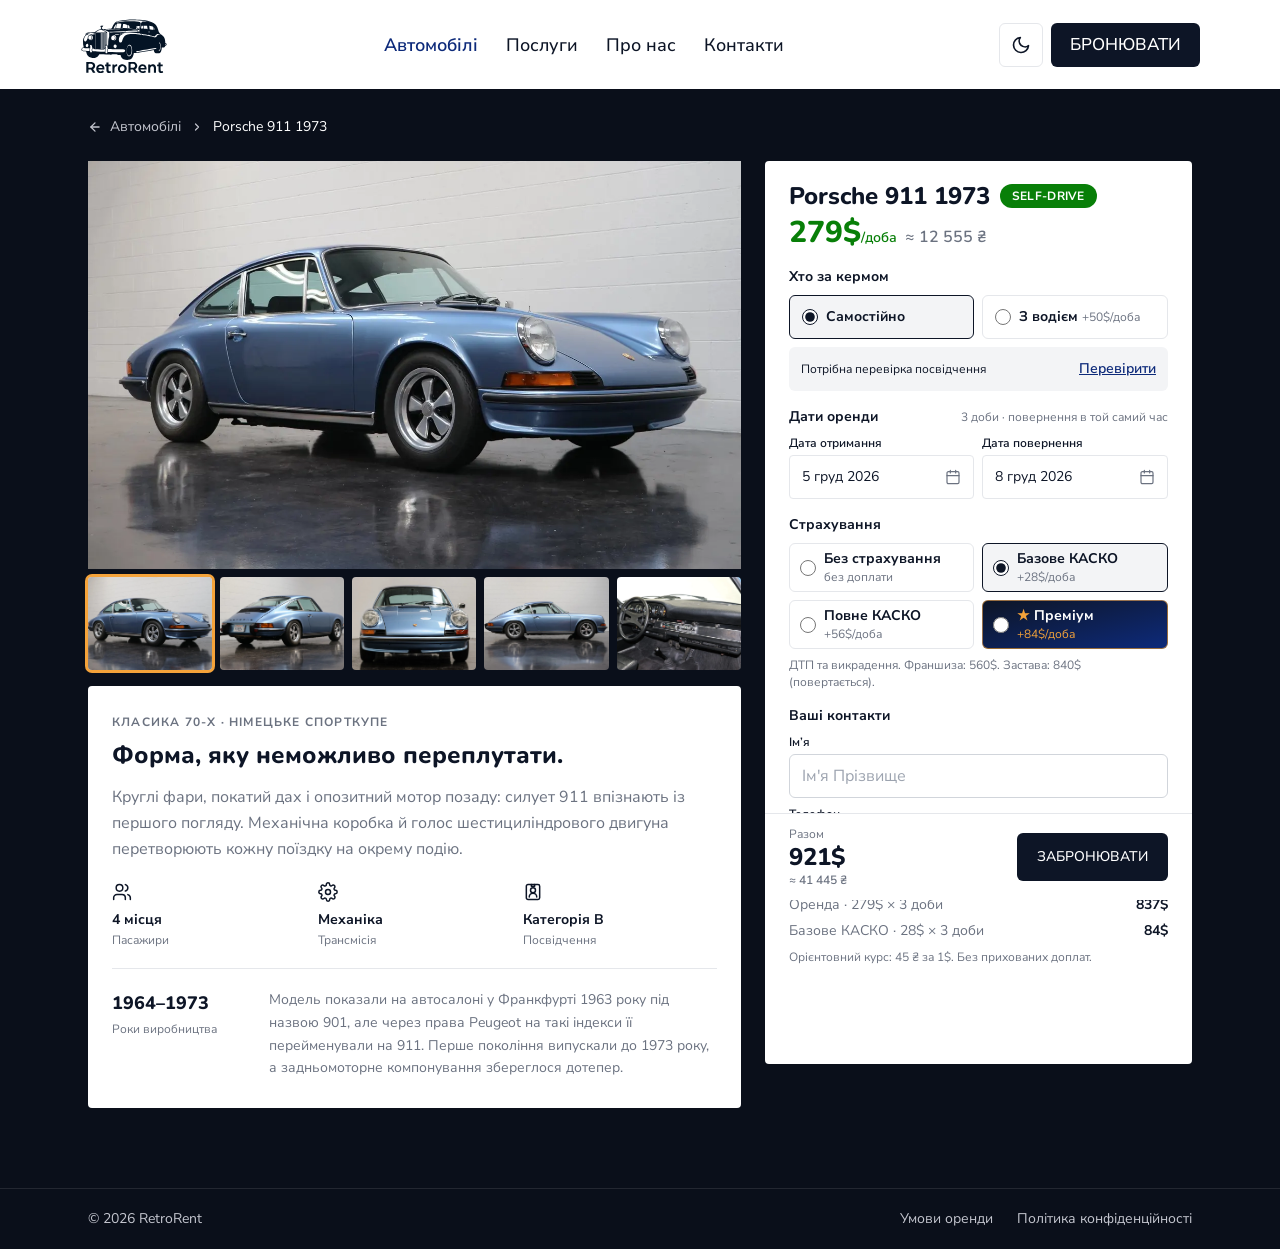
<file: pages/cars/porsche-911-1973.html>
<!DOCTYPE html>
<html lang="uk" class="scroll-smooth scroll-pt-20 motion-reduce:scroll-auto md:scroll-pt-28">
<head>
  <meta charset="UTF-8">
  <meta name="viewport" content="width=device-width, initial-scale=1">
  <title>Porsche 911 1973 — оренда | RetroRent</title>
  <meta name="description" content="Оренда Porsche 911 1973 від 279$ за добу. Страхування на вибір, ціна в доларах і гривнях.">
  <link rel="canonical" href="https://retrorent.vercel.app/pages/cars/porsche-911-1973.html">
  <meta name="theme-color" content="#0d1526">
  <link rel="icon" href="../../assets/icons/favicon.svg" type="image/svg+xml">
  <link rel="icon" href="../../assets/icons/favicon-32.png" sizes="32x32" type="image/png">
  <link rel="apple-touch-icon" href="../../assets/icons/apple-touch-icon.png">

  <link rel="preconnect" href="https://fonts.googleapis.com">
  <link rel="preconnect" href="https://fonts.gstatic.com" crossorigin>
  <link href="https://fonts.googleapis.com/css2?family=Nunito:wght@500;600;700;800;900&amp;family=Nunito+Sans:wght@300;400;500;600;700&amp;display=swap" rel="stylesheet">

  <!-- Темна тема вмикається ще до відмальовування (без «спалаху» світлої теми).
       Inline, щоб не чекати окремий файл; перемикач і збереження — js/theme.js -->
  <script>
    (function () {
      var t = null;
      try { t = localStorage.getItem('retrorent-theme'); } catch (e) {}
      if (!t) t = window.matchMedia('(prefers-color-scheme: dark)').matches ? 'dark' : 'light';
      if (t === 'dark') document.documentElement.classList.add('dark');
      document.documentElement.style.colorScheme = t;
    })();
  </script>


  <!-- Власні стилі: лише те, що незручно робити класами Tailwind -->
  <link rel="stylesheet" href="../../css/style.css">
  <!-- Tailwind CSS: готовий файл замість CDN (класи з дизайн-системи, js/tailwind.config.js).
       Стоїть після style.css — у тому ж порядку, у якому стилі додавав CDN.
       Оновлення після зміни класів: tools/tailwind-build.html -->
  <link rel="stylesheet" href="../../css/tailwind.css">
</head>
<body class="bg-navy-deep font-sans text-navy antialiased">

  <!-- ===== HEADER =====
       Mobile: логотип | «Меню» | CTA.  md+: «Меню» ховається (md:hidden), пункти в рядок (hidden md:flex) -->
  <header class="sticky top-0 z-50 flex h-header-sm items-center justify-between gap-2 bg-white px-4 shadow-header md:h-header md:gap-4 md:px-8 xl:px-20">
    <a class="shrink-0 rounded-sm focus-visible:outline-none focus-visible:ring-2 focus-visible:ring-brand-orange" href="../../index.html" aria-label="RetroRent — на головну">
      <img class="w-16 md:w-[88px]" src="../../assets/icons/logo.svg" alt="RetroRent" width="88" height="88">
    </a>

    <nav class="relative" data-nav aria-label="Головне меню">
      <button class="group inline-flex min-h-11 items-center gap-1.5 px-2 text-[17px] font-semibold text-navy focus-visible:outline-none md:hidden"
              type="button" data-nav-toggle aria-expanded="false" aria-controls="nav-list">
        <span class="relative after:absolute after:inset-x-0 after:bottom-0 after:h-0.5 after:origin-left after:scale-x-0 after:rounded-full after:bg-current after:transition-transform after:duration-300 py-1.5 group-hover:after:scale-x-100 group-focus-visible:after:scale-x-100 group-aria-expanded:after:scale-x-100">Меню</span>
        <svg class="transition-transform duration-200 group-aria-expanded:rotate-180" width="14" height="14" viewBox="0 0 24 24" fill="none" stroke="currentColor" stroke-width="2.4" stroke-linecap="round" stroke-linejoin="round" aria-hidden="true"><path d="m6 9 6 6 6-6"/></svg>
      </button>

      <ul id="nav-list" data-nav-list
          class="absolute left-1/2 top-full mt-3 hidden min-w-[200px] -translate-x-1/2 rounded-xl border border-gray-200 bg-white p-2 shadow-pop
                 md:static md:mt-0 md:flex md:min-w-0 md:translate-x-0 md:gap-5 lg:gap-7 md:rounded-none md:border-0 md:bg-transparent md:p-0 md:shadow-none">
        <li class="px-3.5 py-1.5 md:p-0"><a class="relative after:absolute after:inset-x-0 after:bottom-0 after:h-0.5 after:origin-left after:scale-x-0 after:rounded-full after:bg-current after:transition-transform after:duration-300 inline-block whitespace-nowrap py-1.5 text-lg md:text-base lg:text-lg font-semibold text-royal hover:after:scale-x-100 focus-visible:outline-none focus-visible:after:scale-x-100" href="../../pages/cars.html" aria-current="page">Автомобілі</a></li>
        <li class="px-3.5 py-1.5 md:p-0"><a class="relative after:absolute after:inset-x-0 after:bottom-0 after:h-0.5 after:origin-left after:scale-x-0 after:rounded-full after:bg-current after:transition-transform after:duration-300 inline-block whitespace-nowrap py-1.5 text-lg md:text-base lg:text-lg font-medium text-navy hover:after:scale-x-100 focus-visible:outline-none focus-visible:after:scale-x-100" href="../../index.html#services">Послуги</a></li>
        <li class="px-3.5 py-1.5 md:p-0"><a class="relative after:absolute after:inset-x-0 after:bottom-0 after:h-0.5 after:origin-left after:scale-x-0 after:rounded-full after:bg-current after:transition-transform after:duration-300 inline-block whitespace-nowrap py-1.5 text-lg md:text-base lg:text-lg font-medium text-navy hover:after:scale-x-100 focus-visible:outline-none focus-visible:after:scale-x-100" href="../../pages/about.html">Про нас</a></li>
        <li class="px-3.5 py-1.5 md:p-0"><a class="relative after:absolute after:inset-x-0 after:bottom-0 after:h-0.5 after:origin-left after:scale-x-0 after:rounded-full after:bg-current after:transition-transform after:duration-300 inline-block whitespace-nowrap py-1.5 text-lg md:text-base lg:text-lg font-medium text-navy hover:after:scale-x-100 focus-visible:outline-none focus-visible:after:scale-x-100" href="../../index.html#contacts">Контакти</a></li>
        <li class="px-3.5 py-1.5 sm:hidden"><button class="inline-flex min-h-11 items-center gap-2 rounded-sm text-lg font-medium text-navy focus-visible:outline-none focus-visible:ring-2 focus-visible:ring-brand-orange" type="button" data-theme-toggle aria-pressed="false" aria-label="Увімкнути темну тему"><svg class="dark:hidden" width="20" height="20" viewBox="0 0 24 24" fill="none" stroke="currentColor" stroke-width="2" stroke-linecap="round" stroke-linejoin="round" aria-hidden="true"><path d="M21 12.79A9 9 0 1 1 11.21 3 7 7 0 0 0 21 12.79Z"/></svg><svg class="hidden dark:block" width="20" height="20" viewBox="0 0 24 24" fill="none" stroke="currentColor" stroke-width="2" stroke-linecap="round" stroke-linejoin="round" aria-hidden="true"><circle cx="12" cy="12" r="4"/><path d="M12 2v2M12 20v2M4.93 4.93l1.41 1.41M17.66 17.66l1.41 1.41M2 12h2M20 12h2M6.34 17.66l-1.41 1.41M19.07 4.93l-1.41 1.41"/></svg><span data-theme-label>Темна тема</span></button></li>
      </ul>
    </nav>

    <!-- Перемикач теми (sm+) і CTA «Бронювати»: куди скролить — задається в href -->
    <div class="flex shrink-0 items-center gap-2">
      <button class="hidden h-11 w-11 place-items-center rounded-md border border-gray-200 text-navy transition-colors hover:border-gray-400 sm:grid focus-visible:outline-none focus-visible:ring-3 focus-visible:ring-inset focus-visible:ring-brand-orange"
              type="button" data-theme-toggle aria-pressed="false" aria-label="Увімкнути темну тему" title="Змінити тему">
        <svg class="dark:hidden" width="20" height="20" viewBox="0 0 24 24" fill="none" stroke="currentColor" stroke-width="2" stroke-linecap="round" stroke-linejoin="round" aria-hidden="true"><path d="M21 12.79A9 9 0 1 1 11.21 3 7 7 0 0 0 21 12.79Z"/></svg>
        <svg class="hidden dark:block" width="20" height="20" viewBox="0 0 24 24" fill="none" stroke="currentColor" stroke-width="2" stroke-linecap="round" stroke-linejoin="round" aria-hidden="true"><circle cx="12" cy="12" r="4"/><path d="M12 2v2M12 20v2M4.93 4.93l1.41 1.41M17.66 17.66l1.41 1.41M2 12h2M20 12h2M6.34 17.66l-1.41 1.41M19.07 4.93l-1.41 1.41"/></svg>
      </button>
      <a class="js-press rounded-md bg-navy font-medium text-white hover:bg-royal active:bg-ink relative inline-flex items-center justify-center gap-2 text-center uppercase transition duration-200 active:scale-98 focus-visible:outline-none focus-visible:ring-3 focus-visible:ring-inset focus-visible:ring-brand-orange disabled:pointer-events-none disabled:bg-disabled disabled:text-disabled-text h-11 shrink-0 px-4 text-sm md:w-[149px] md:px-0 md:text-[17px]" href="#booking">Бронювати</a>
    </div>
  </header>

  <main class="bg-navy-deep pb-20 pt-7 text-white">
    <div class="mx-auto w-full max-w-6xl px-4 md:px-6">

      <nav class="flex flex-wrap items-center gap-2.5 text-sm text-muted" aria-label="Навігаційний ланцюжок">
        <a class="inline-flex items-center gap-2 transition-colors hover:text-white rounded-sm focus-visible:outline-none focus-visible:ring-2 focus-visible:ring-brand-orange" href="../cars.html"><svg width="14" height="14" viewBox="0 0 24 24" fill="none" stroke="currentColor" stroke-width="2.2" stroke-linecap="round" stroke-linejoin="round" aria-hidden="true"><path d="M19 12H5"/><path d="m12 19-7-7 7-7"/></svg>Автомобілі</a>
        <svg width="12" height="12" viewBox="0 0 24 24" fill="none" stroke="currentColor" stroke-width="2.4" stroke-linecap="round" stroke-linejoin="round" aria-hidden="true"><path d="m9 18 6-6-6-6"/></svg>
        <span class="text-white" aria-current="page">Porsche 911 1973</span>
      </nav>

      <!-- Mobile: фото → бронювання → опис.  lg: 5 колонок — фото й опис (3) | бронювання (2) -->
      <div class="mt-6 grid grid-cols-1 items-start gap-4 lg:grid-cols-5 lg:grid-rows-[auto_1fr] lg:gap-x-6">

        <!-- ГАЛЕРЕЯ: додаткові фото кладіть у assets/images/cars/porsche-911-1973/ (1.webp … 4.webp) -->
        <div class="lg:col-span-3 lg:row-start-1">
          <div class="media aspect-[16/10] overflow-hidden bg-placeholder" data-gallery-main>
            <img class="h-full w-full object-cover" src="../../assets/images/cars/porsche-911-1973_1.webp" alt="Porsche 911 1973">
          </div>
          <div class="mt-2 grid grid-cols-5 gap-2" role="group" aria-label="Фото авто">
            <button class="media aspect-[4/3] overflow-hidden rounded bg-placeholder transition-opacity hover:opacity-80 focus-visible:outline-none focus-visible:ring-3 focus-visible:ring-brand-orange aria-pressed:ring-3 aria-pressed:ring-brand-orange" type="button" data-gallery-thumb aria-pressed="true" aria-label="Фото 1: Porsche 911 1973">
              <img class="h-full w-full object-cover" src="../../assets/images/cars/porsche-911-1973_1.webp" alt="" loading="lazy">
            </button>
            <button class="media aspect-[4/3] overflow-hidden rounded bg-placeholder transition-opacity hover:opacity-80 focus-visible:outline-none focus-visible:ring-3 focus-visible:ring-brand-orange aria-pressed:ring-3 aria-pressed:ring-brand-orange" type="button" data-gallery-thumb aria-pressed="false" aria-label="Фото 2: Porsche 911 1973">
              <img class="h-full w-full object-cover" src="../../assets/images/cars/porsche-911-1973_2.webp" alt="" loading="lazy">
            </button>
            <button class="media aspect-[4/3] overflow-hidden rounded bg-placeholder transition-opacity hover:opacity-80 focus-visible:outline-none focus-visible:ring-3 focus-visible:ring-brand-orange aria-pressed:ring-3 aria-pressed:ring-brand-orange" type="button" data-gallery-thumb aria-pressed="false" aria-label="Фото 3: Porsche 911 1973">
              <img class="h-full w-full object-cover" src="../../assets/images/cars/porsche-911-1973_3.webp" alt="" loading="lazy">
            </button>
            <button class="media aspect-[4/3] overflow-hidden rounded bg-placeholder transition-opacity hover:opacity-80 focus-visible:outline-none focus-visible:ring-3 focus-visible:ring-brand-orange aria-pressed:ring-3 aria-pressed:ring-brand-orange" type="button" data-gallery-thumb aria-pressed="false" aria-label="Фото 4: Porsche 911 1973">
              <img class="h-full w-full object-cover" src="../../assets/images/cars/porsche-911-1973_4.webp" alt="" loading="lazy">
            </button>
            <button class="media aspect-[4/3] overflow-hidden rounded bg-placeholder transition-opacity hover:opacity-80 focus-visible:outline-none focus-visible:ring-3 focus-visible:ring-brand-orange aria-pressed:ring-3 aria-pressed:ring-brand-orange" type="button" data-gallery-thumb aria-pressed="false" aria-label="Фото 5: Porsche 911 1973">
              <img class="h-full w-full object-cover" src="../../assets/images/cars/porsche-911-1973_5.webp" alt="" loading="lazy">
            </button>
          </div>
        </div>

        <!-- ===== БРОНЮВАННЯ ===== data-price — ціна за добу для js/booking.js -->
        <form class="rounded bg-white px-4 pt-5 text-navy sm:px-6 lg:sticky lg:top-24 lg:col-span-2 lg:col-start-4 lg:row-span-2 lg:row-start-1"
              id="booking" data-booking data-car="Porsche 911 1973" data-price="279" data-default-mode="self" novalidate>
          <input type="hidden" name="car" value="porsche-911-1973">

          <div class="flex flex-wrap items-center gap-2.5">
            <h1 class="font-head text-2xl font-extrabold leading-tight">Porsche 911 1973</h1>
            <span class="rounded-full px-3 py-1 text-xs font-bold uppercase tracking-wide text-white bg-brand-green">Self-Drive</span>
          </div>
          <p class="mt-1 font-head text-3xl font-extrabold text-brand-green">279$<span class="text-sm font-semibold">/доба</span> <span class="text-base font-semibold text-gray-500" data-price-uah></span></p>

          <fieldset class="mt-4">
            <legend class="flex w-full items-baseline justify-between gap-2 text-sm font-bold">Хто за кермом</legend>

            <div class="mt-2 grid grid-cols-2 gap-2">
              <label class="flex min-h-11 cursor-pointer items-center gap-2 rounded-md border border-gray-200 px-3 py-2 text-sm transition-colors hover:border-gray-400 has-[:checked]:border-navy has-[:checked]:bg-gray-100 has-[:focus-visible]:ring-2 has-[:focus-visible]:ring-brand-orange">
                <input class="h-4 w-4 flex-none accent-navy focus:outline-none" type="radio" name="mode" value="self">
                <b>Самостійно</b>
              </label>
              <label class="flex min-h-11 cursor-pointer items-center gap-2 rounded-md border border-gray-200 px-3 py-2 text-sm transition-colors hover:border-gray-400 has-[:checked]:border-navy has-[:checked]:bg-gray-100 has-[:focus-visible]:ring-2 has-[:focus-visible]:ring-brand-orange">
                <input class="h-4 w-4 flex-none accent-navy focus:outline-none" type="radio" name="mode" value="driver">
                <span class="leading-tight"><b>З водієм</b> <small class="whitespace-nowrap text-xs text-gray-500">+50$/доба</small></span>
              </label>
            </div>

            <div class="mt-2 flex items-center justify-between gap-3 rounded-md bg-gray-100 px-3" data-license-block hidden>
              <p class="text-xs" data-license-status></p>
              <button class="min-h-11 flex-none rounded-sm text-sm font-semibold text-royal underline transition-colors hover:text-navy focus-visible:outline-none focus-visible:ring-2 focus-visible:ring-brand-orange" type="button" data-license-open></button>
            </div>
          </fieldset>

          <fieldset class="mt-4">
            <legend class="flex w-full items-baseline justify-between gap-2 text-sm font-bold">Дати оренди <span class="text-xs font-normal text-gray-500" data-booking-note></span></legend>

            <div class="mt-2 grid grid-cols-2 gap-2">
              <div class="relative" data-datepicker="pickup">
                <span class="mb-1 block text-xs font-semibold" id="pickup-label">Дата отримання</span>
                <button class="flex h-11 w-full items-center justify-between gap-2 rounded border border-gray-200 bg-white px-2.5 text-left text-[13px] text-navy transition hover:border-gray-400 focus-visible:border-royal focus-visible:outline-none focus-visible:ring-3 focus-visible:ring-royal/15 aria-expanded:border-royal aria-expanded:ring-3 aria-expanded:ring-royal/15 sm:px-3 sm:text-sm"
                        type="button" data-datepicker-field aria-haspopup="dialog" aria-expanded="false" aria-labelledby="pickup-label pickup-value">
                  <span id="pickup-value" data-datepicker-value>Оберіть дату</span>
                  <svg class="flex-none text-gray-500" width="16" height="16" viewBox="0 0 24 24" fill="none" stroke="currentColor" stroke-width="1.8" stroke-linecap="round" stroke-linejoin="round" aria-hidden="true"><rect x="3" y="4" width="18" height="18" rx="2"/><path d="M16 2v4M8 2v4M3 10h18"/></svg>
                </button>
                <input type="hidden" name="pickup">
                <div class="absolute left-0 top-full z-20 mt-1.5 w-72 rounded-xl border border-gray-200 bg-white p-3.5 shadow-pop"
                     data-datepicker-popover role="dialog" aria-label="Календар: дата отримання" hidden></div>
              </div>

              <div class="relative" data-datepicker="return">
                <span class="mb-1 block text-xs font-semibold" id="return-label">Дата повернення</span>
                <button class="flex h-11 w-full items-center justify-between gap-2 rounded border border-gray-200 bg-white px-2.5 text-left text-[13px] text-navy transition hover:border-gray-400 focus-visible:border-royal focus-visible:outline-none focus-visible:ring-3 focus-visible:ring-royal/15 aria-expanded:border-royal aria-expanded:ring-3 aria-expanded:ring-royal/15 sm:px-3 sm:text-sm"
                        type="button" data-datepicker-field aria-haspopup="dialog" aria-expanded="false" aria-labelledby="return-label return-value">
                  <span id="return-value" data-datepicker-value>Оберіть дату</span>
                  <svg class="flex-none text-gray-500" width="16" height="16" viewBox="0 0 24 24" fill="none" stroke="currentColor" stroke-width="1.8" stroke-linecap="round" stroke-linejoin="round" aria-hidden="true"><rect x="3" y="4" width="18" height="18" rx="2"/><path d="M16 2v4M8 2v4M3 10h18"/></svg>
                </button>
                <input type="hidden" name="return">
                <div class="absolute right-0 top-full z-20 mt-1.5 w-72 rounded-xl border border-gray-200 bg-white p-3.5 shadow-pop"
                     data-datepicker-popover role="dialog" aria-label="Календар: дата повернення" hidden></div>
              </div>
            </div>
          </fieldset>

          <fieldset class="mt-4">
            <legend class="flex w-full items-baseline justify-between gap-2 text-sm font-bold">Страхування</legend>
            <!-- Варіанти малює js/booking.js з масиву INSURANCE -->
            <div class="mt-2 grid grid-cols-2 gap-2" data-insurance-options></div>
            <p class="mt-2 text-xs leading-snug text-gray-500" data-insurance-terms></p>
          </fieldset>

          <fieldset class="mt-4">
            <legend class="flex w-full items-baseline justify-between gap-2 text-sm font-bold">Ваші контакти</legend>

            <div class="mt-2 grid grid-cols-1 gap-2 sm:grid-cols-2 lg:grid-cols-1">
              <div>
                <label class="mb-1 block text-xs font-semibold" for="bookingName">Ім’я</label>
                <input class="block h-11 w-full scroll-mb-28 rounded-md border border-gray-300 bg-white px-3 text-base text-navy transition-colors placeholder:text-gray-400 focus:outline-none focus-visible:ring-2 focus-visible:ring-royal focus-visible:ring-offset-1" type="text" id="bookingName" name="bookingName" autocomplete="name" maxlength="60" placeholder="Ім'я Прізвище" required aria-required="true" aria-invalid="false" aria-describedby="bookingNameError">
                <p class="mt-1 text-xs text-red-700 empty:hidden" id="bookingNameError" aria-live="polite"></p>
              </div>
              <div>
                <label class="mb-1 block text-xs font-semibold" for="bookingPhone">Телефон</label>
                <!-- Код країни + номер: js/phone-input.js -->
                <div class="relative flex h-11 w-full scroll-mb-28 rounded-md border border-gray-300 bg-white transition-colors focus-within:ring-2 focus-within:ring-royal focus-within:ring-offset-1" data-phone>
                  <div class="relative flex flex-none items-center border-r border-gray-300 pl-2.5 pr-2">
                    <span class="pointer-events-none whitespace-nowrap text-base text-navy" data-phone-code aria-hidden="true">🇺🇦 +380</span>
                    <svg class="pointer-events-none ml-1 text-gray-500" width="12" height="12" viewBox="0 0 24 24" fill="none" stroke="currentColor" stroke-width="2.4" stroke-linecap="round" stroke-linejoin="round" aria-hidden="true"><path d="m6 9 6 6 6-6"/></svg>
                    <select class="absolute inset-0 h-full w-full cursor-pointer opacity-0" data-phone-country aria-label="Код країни">
                      <option value="UA">🇺🇦 Україна +380</option>
                    </select>
                  </div>
                  <input class="block h-full min-w-0 flex-1 rounded-r-md bg-transparent px-3 text-base text-navy placeholder:text-gray-400 focus:outline-none" type="tel" id="bookingPhone" name="bookingPhone" autocomplete="tel-national" inputmode="tel" maxlength="20" placeholder="97 123 45 67" data-phone-input required aria-required="true" aria-invalid="false" aria-describedby="bookingPhoneError">
                </div>
                <p class="mt-1 text-xs text-red-700 empty:hidden" id="bookingPhoneError" aria-live="polite"></p>
              </div>
            </div>
          </fieldset>

          <div class="mt-3 border-t border-gray-200 pt-3 text-sm">
            <dl class="flex flex-col gap-1.5">
            <div class="flex justify-between gap-4 text-gray-500">
              <dt data-summary-rent-label></dt>
              <dd class="font-bold text-navy" data-summary-rent></dd>
            </div>
            <div class="flex justify-between gap-4 text-gray-500">
              <dt data-summary-insurance-label></dt>
              <dd class="font-bold text-navy" data-summary-insurance></dd>
            </div>
            <div class="flex justify-between gap-4 text-gray-500" data-summary-driver-row hidden>
              <dt data-summary-driver-label></dt>
              <dd class="font-bold text-navy" data-summary-driver></dd>
            </div>
          </dl>
            <p class="mt-2 pb-3 text-xs text-gray-500"><span data-rate-note></span>. Без прихованих доплат.</p>
          </div>

          <!-- Ціна й кнопка закріплені внизу: їх видно, поки форма на екрані -->
          <div class="sticky bottom-0 z-10 -mx-4 flex items-center justify-between gap-3 rounded-b border-t border-gray-200 bg-white px-4 py-3 sm:-mx-6 sm:px-6">
            <div class="min-w-0">
              <p class="text-xs text-gray-500">Разом</p>
              <p class="font-head text-2xl font-extrabold leading-tight" data-summary-total></p>
              <p class="text-xs font-semibold text-gray-500" data-summary-total-uah></p>
            </div>
            <button class="js-press rounded-md bg-navy font-medium text-white hover:bg-royal active:bg-ink relative inline-flex items-center justify-center gap-2 text-center uppercase transition duration-200 active:scale-98 focus-visible:outline-none focus-visible:ring-3 focus-visible:ring-inset focus-visible:ring-brand-orange disabled:pointer-events-none disabled:bg-disabled disabled:text-disabled-text h-12 flex-none px-5 text-sm font-bold" type="submit">Забронювати</button>
          </div>
        </form>

        <!-- ===== ОПИС ===== -->
        <article class="rounded bg-white px-4 py-6 text-navy sm:px-6 sm:py-7 lg:col-span-3 lg:row-start-2">
          <p class="text-xs font-bold uppercase tracking-widest text-gray-500">Класика 70-х · Німецьке спорткупе</p>
          <h2 class="mt-2.5 font-head text-2xl font-extrabold leading-tight">Форма, яку неможливо переплутати.</h2>
          <p class="mt-3.5 leading-relaxed text-gray-500">Круглі фари, покатий дах і опозитний мотор позаду: силует 911 впізнають із першого погляду. Механічна коробка й голос шестициліндрового двигуна перетворюють кожну поїздку на окрему подію.</p>

          <ul class="mt-5 grid auto-cols-fr grid-flow-col gap-3">
            <li class="flex flex-col">
              <svg width="20" height="20" viewBox="0 0 24 24" fill="none" stroke="currentColor" stroke-width="1.8" stroke-linecap="round" stroke-linejoin="round" aria-hidden="true"><path d="M16 21v-2a4 4 0 0 0-4-4H6a4 4 0 0 0-4 4v2"/><circle cx="9" cy="7" r="4"/><path d="M22 21v-2a4 4 0 0 0-3-3.87"/><path d="M16 3.13a4 4 0 0 1 0 7.75"/></svg>
              <b class="mt-2 text-sm">4 місця</b>
              <span class="mt-0.5 text-xs text-gray-500">Пасажири</span>
            </li>
            <li class="flex flex-col">
              <svg width="20" height="20" viewBox="0 0 24 24" fill="none" stroke="currentColor" stroke-width="1.8" stroke-linecap="round" stroke-linejoin="round" aria-hidden="true"><circle cx="12" cy="12" r="3"/><path d="M19.4 15a1.65 1.65 0 0 0 .33 1.82l.06.06a2 2 0 1 1-2.83 2.83l-.06-.06a1.65 1.65 0 0 0-1.82-.33 1.65 1.65 0 0 0-1 1.51V21a2 2 0 1 1-4 0v-.09A1.65 1.65 0 0 0 9 19.4a1.65 1.65 0 0 0-1.82.33l-.06.06a2 2 0 1 1-2.83-2.83l.06-.06A1.65 1.65 0 0 0 4.68 15a1.65 1.65 0 0 0-1.51-1H3a2 2 0 1 1 0-4h.09A1.65 1.65 0 0 0 4.6 9a1.65 1.65 0 0 0-.33-1.82l-.06-.06a2 2 0 1 1 2.83-2.83l.06.06A1.65 1.65 0 0 0 9 4.68a1.65 1.65 0 0 0 1-1.51V3a2 2 0 1 1 4 0v.09a1.65 1.65 0 0 0 1 1.51 1.65 1.65 0 0 0 1.82-.33l.06-.06a2 2 0 1 1 2.83 2.83l-.06.06A1.65 1.65 0 0 0 19.4 9a1.65 1.65 0 0 0 1.51 1H21a2 2 0 1 1 0 4h-.09a1.65 1.65 0 0 0-1.51 1Z"/></svg>
              <b class="mt-2 text-sm">Механіка</b>
              <span class="mt-0.5 text-xs text-gray-500">Трансмісія</span>
            </li>
            <!-- Посвідчення потрібне лише для self-drive: з водієм пункт ховає js/booking.js -->
            <li class="flex flex-col" data-self-only>
              <svg width="20" height="20" viewBox="0 0 24 24" fill="none" stroke="currentColor" stroke-width="1.8" stroke-linecap="round" stroke-linejoin="round" aria-hidden="true"><rect x="4" y="3" width="16" height="18" rx="2"/><circle cx="12" cy="10" r="3"/><path d="M7.5 18a4.5 4.5 0 0 1 9 0"/><path d="M10 3v2h4V3"/></svg>
              <b class="mt-2 text-sm">Категорія B</b>
              <span class="mt-0.5 text-xs text-gray-500">Посвідчення</span>
            </li>
          </ul>

          <div class="mt-5 grid grid-cols-1 gap-3 border-t border-gray-200 pt-5 sm:grid-cols-4 sm:gap-6">
            <p class="font-head text-lg font-extrabold">
              1964–1973
              <small class="mt-1 block font-sans text-xs font-normal text-gray-500">Роки виробництва</small>
            </p>
            <p class="text-sm leading-relaxed text-gray-500 sm:col-span-3">Модель показали на автосалоні у Франкфурті 1963 року під назвою 901, але через права Peugeot на такі індекси її перейменували на 911. Перше покоління випускали до 1973 року, а задньомоторне компонування збереглося дотепер.</p>
          </div>
        </article>

      </div>
    </div>
  </main>

  <!-- ===== FOOTER (міні) ===== -->
  <footer class="border-t border-white/10 bg-navy-deep text-sm text-muted">
    <div class="mx-auto w-full max-w-6xl px-4 md:px-6 flex flex-wrap items-center justify-between gap-x-6 gap-y-3 py-5">
      <p>© 2026 RetroRent</p>
      <nav class="flex flex-wrap gap-6" aria-label="Документи">
        <a class="transition-colors hover:text-white rounded-sm focus-visible:outline-none focus-visible:ring-2 focus-visible:ring-brand-orange" href="#">Умови оренди</a>
        <a class="transition-colors hover:text-white rounded-sm focus-visible:outline-none focus-visible:ring-2 focus-visible:ring-brand-orange" href="#">Політика конфіденційності</a>
      </nav>
    </div>
  </footer>

  <!-- ===== МОДАЛКА: БРОНЮВАННЯ ПІДТВЕРДЖЕНО ===== (клас is-visible додає js/booking.js) -->
  <div class="group fixed inset-0 z-[100] flex items-center justify-center bg-navy-deep/95 p-6 opacity-0 transition-opacity duration-300 [&.is-visible]:opacity-100"
       data-modal role="dialog" aria-modal="true" aria-labelledby="success-title" hidden>
    <div class="w-full max-w-[426px] translate-y-3 scale-98 rounded bg-white px-6 py-9 text-center text-navy transition-transform duration-300 group-[.is-visible]:translate-y-0 group-[.is-visible]:scale-100 sm:p-12">
      <div class="mx-auto mb-5 grid h-14 w-14 place-items-center rounded-full bg-green-100 text-green-600"><svg width="26" height="26" viewBox="0 0 24 24" fill="none" stroke="currentColor" stroke-width="2" stroke-linecap="round" stroke-linejoin="round" aria-hidden="true"><path d="M20 6 9 17l-5-5"/></svg></div>
      <h2 class="font-head text-2xl font-extrabold leading-tight sm:text-[26px]" id="success-title">Бронювання<br>підтверджено!</h2>
      <p class="mt-3 text-sm leading-relaxed text-gray-500">
        Дякуємо! Ваша заявка на Porsche 911 1973 успішно прийнята. Наш менеджер зателефонує на номер <b class="whitespace-nowrap text-navy" data-modal-phone></b> протягом 10 хвилин.
      </p>
      <a class="inline-flex items-center justify-center rounded-md border border-navy bg-white text-navy transition duration-200 hover:border-royal hover:bg-royal hover:text-white active:scale-98 active:border-ink active:bg-ink active:text-white focus-visible:outline-none focus-visible:ring-3 focus-visible:ring-inset focus-visible:ring-brand-orange mt-7 h-12 w-full text-base font-medium" href="../../index.html" data-modal-focus>Повернутися на головну</a>
    </div>
  </div>

  <!-- ===== МОДАЛКА: ПЕРЕВІРКА ПОСВІДЧЕННЯ ===== логіка — js/license.js -->
  <div class="group fixed inset-0 z-[100] flex items-center justify-center bg-navy-deep/90 p-4 opacity-0 transition-opacity duration-300 [&.is-visible]:opacity-100 sm:p-6"
       id="licenseModal" role="dialog" aria-modal="true" aria-labelledby="licenseTitle" aria-describedby="licenseText" hidden>
    <div class="max-h-full w-full max-w-lg translate-y-3 scale-98 overflow-y-auto rounded-xl bg-white p-5 text-navy transition-transform duration-300 group-[.is-visible]:translate-y-0 group-[.is-visible]:scale-100 sm:p-8">
      <h2 class="font-head text-2xl font-extrabold leading-tight" id="licenseTitle">Перевірка посвідчення</h2>
      <p class="mt-2 text-sm leading-relaxed text-gray-500" id="licenseText">Для self-drive потрібні категорія B, вік від 21 року й стаж від 2 років. Це попередня перевірка: дані не зберігаються, оригінал менеджер звірить при видачі авто.</p>

      <form class="mt-5 grid grid-cols-1 gap-x-4 gap-y-1 sm:grid-cols-2" id="licenseForm" novalidate>
        <div>
          <label class="mb-1 block text-sm font-semibold" for="licenseName">Прізвище та ім’я</label>
          <input class="block h-12 w-full rounded-md border border-gray-300 bg-white px-3 text-base text-navy transition-colors focus:outline-none focus-visible:ring-2 focus-visible:ring-royal focus-visible:ring-offset-1" type="text" id="licenseName" name="licenseName" autocomplete="name" maxlength="80" required aria-required="true" aria-invalid="false" aria-describedby="licenseNameError">
          <p class="mt-1 min-h-5 text-sm text-red-700" id="licenseNameError" aria-live="polite"></p>
        </div>
        <div>
          <label class="mb-1 block text-sm font-semibold" for="licenseNumber">Серія та номер</label>
          <input class="block h-12 w-full rounded-md border border-gray-300 bg-white px-3 text-base text-navy transition-colors focus:outline-none focus-visible:ring-2 focus-visible:ring-royal focus-visible:ring-offset-1" type="text" id="licenseNumber" name="licenseNumber" autocomplete="off" maxlength="11" placeholder="ВХА123456" required aria-required="true" aria-invalid="false" aria-describedby="licenseNumberError">
          <p class="mt-1 min-h-5 text-sm text-red-700" id="licenseNumberError" aria-live="polite"></p>
        </div>
        <div>
          <label class="mb-1 block text-sm font-semibold" for="birthDate">Дата народження</label>
          <input class="block h-12 w-full rounded-md border border-gray-300 bg-white px-3 text-base text-navy transition-colors focus:outline-none focus-visible:ring-2 focus-visible:ring-royal focus-visible:ring-offset-1" type="date" id="birthDate" name="birthDate" autocomplete="bday" required aria-required="true" aria-invalid="false" aria-describedby="birthDateError">
          <p class="mt-1 min-h-5 text-sm text-red-700" id="birthDateError" aria-live="polite"></p>
        </div>
        <div>
          <label class="mb-1 block text-sm font-semibold" for="issueDate">Дата видачі</label>
          <input class="block h-12 w-full rounded-md border border-gray-300 bg-white px-3 text-base text-navy transition-colors focus:outline-none focus-visible:ring-2 focus-visible:ring-royal focus-visible:ring-offset-1" type="date" id="issueDate" name="issueDate" required aria-required="true" aria-invalid="false" aria-describedby="issueDateError">
          <p class="mt-1 min-h-5 text-sm text-red-700" id="issueDateError" aria-live="polite"></p>
        </div>
        <div>
          <label class="mb-1 block text-sm font-semibold" for="expiryDate">Дійсне до</label>
          <input class="block h-12 w-full rounded-md border border-gray-300 bg-white px-3 text-base text-navy transition-colors focus:outline-none focus-visible:ring-2 focus-visible:ring-royal focus-visible:ring-offset-1" type="date" id="expiryDate" name="expiryDate" required aria-required="true" aria-invalid="false" aria-describedby="expiryDateError">
          <p class="mt-1 min-h-5 text-sm text-red-700" id="expiryDateError" aria-live="polite"></p>
        </div>

        <div class="sm:col-span-2">
          <label class="flex min-h-11 cursor-pointer items-center gap-3 rounded-md border border-transparent p-2 transition-colors" data-field-box for="licenseCategory">
            <input class="h-5 w-5 flex-none cursor-pointer accent-navy focus:outline-none focus-visible:ring-2 focus-visible:ring-royal focus-visible:ring-offset-2" type="checkbox" id="licenseCategory" name="licenseCategory" required aria-required="true" aria-invalid="false" aria-describedby="licenseCategoryError">
            <span class="text-sm">У посвідченні відкрита категорія B</span>
          </label>
          <p class="mt-1 min-h-5 text-sm text-red-700" id="licenseCategoryError" aria-live="polite"></p>
        </div>

        <div class="mt-1 flex flex-col-reverse gap-2 sm:col-span-2 sm:flex-row sm:justify-end">
          <button class="inline-flex h-12 items-center justify-center rounded-md border border-navy bg-white px-6 text-sm font-bold uppercase text-navy transition-colors hover:bg-gray-100 focus-visible:outline-none focus-visible:ring-3 focus-visible:ring-inset focus-visible:ring-brand-orange" type="button" id="licenseClose">Скасувати</button>
          <button class="js-press rounded-md bg-navy font-medium text-white hover:bg-royal hover:shadow-lg active:bg-ink relative inline-flex items-center justify-center gap-2 text-center uppercase transition duration-200 active:scale-98 focus-visible:outline-none focus-visible:ring-3 focus-visible:ring-inset focus-visible:ring-brand-orange h-12 px-6 text-sm font-bold" type="submit">Перевірити</button>
        </div>
      </form>
    </div>
  </div>

  <script src="../../js/theme.js" defer></script>
  <script src="../../js/main.js" defer></script>
  <script src="../../js/phone-input.js" defer></script>
  <script src="../../js/booking.js" defer></script>
  <script src="../../js/gallery.js" defer></script>
  <script src="../../js/license.js" defer></script>
</body>
</html>
</file>
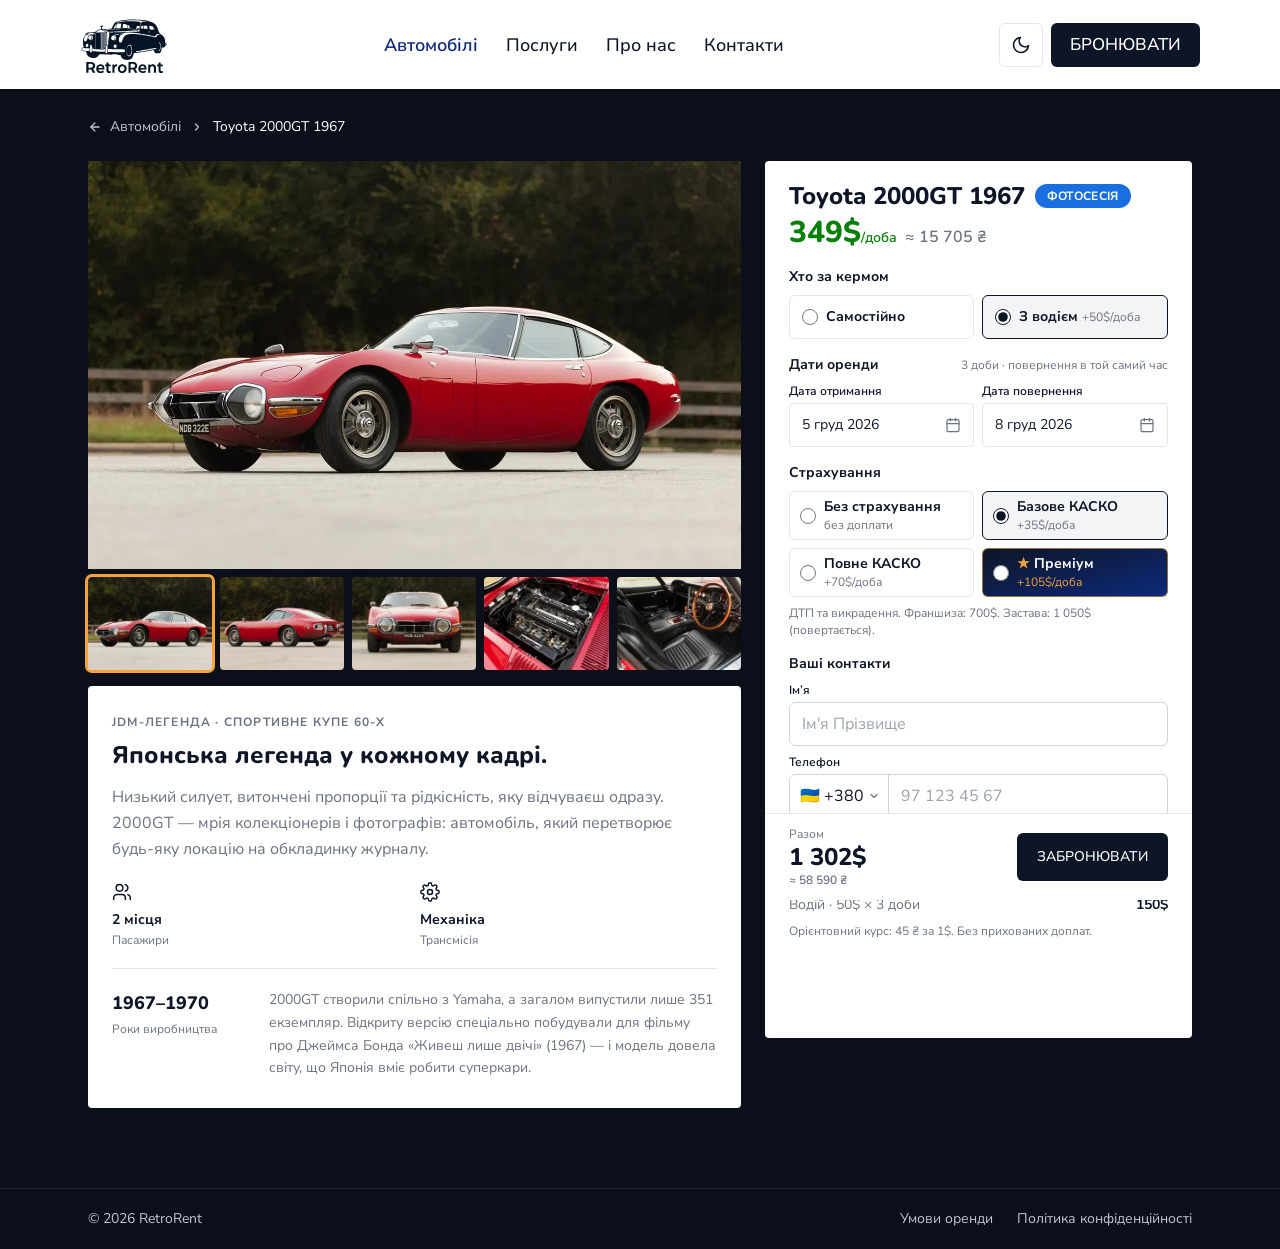
<file: pages/cars/toyota-2000gt-1967.html>
<!DOCTYPE html>
<html lang="uk" class="scroll-smooth scroll-pt-20 motion-reduce:scroll-auto md:scroll-pt-28">
<head>
  <meta charset="UTF-8">
  <meta name="viewport" content="width=device-width, initial-scale=1">
  <title>Toyota 2000GT 1967 — оренда | RetroRent</title>
  <meta name="description" content="Оренда Toyota 2000GT 1967 від 349$ за добу. Страхування на вибір, ціна в доларах і гривнях.">
  <link rel="canonical" href="https://retrorent.vercel.app/pages/cars/toyota-2000gt-1967.html">
  <meta name="theme-color" content="#0d1526">
  <link rel="icon" href="../../assets/icons/favicon.svg" type="image/svg+xml">
  <link rel="icon" href="../../assets/icons/favicon-32.png" sizes="32x32" type="image/png">
  <link rel="apple-touch-icon" href="../../assets/icons/apple-touch-icon.png">

  <link rel="preconnect" href="https://fonts.googleapis.com">
  <link rel="preconnect" href="https://fonts.gstatic.com" crossorigin>
  <link href="https://fonts.googleapis.com/css2?family=Nunito:wght@500;600;700;800;900&amp;family=Nunito+Sans:wght@300;400;500;600;700&amp;display=swap" rel="stylesheet">

  <!-- Темна тема вмикається ще до відмальовування (без «спалаху» світлої теми).
       Inline, щоб не чекати окремий файл; перемикач і збереження — js/theme.js -->
  <script>
    (function () {
      var t = null;
      try { t = localStorage.getItem('retrorent-theme'); } catch (e) {}
      if (!t) t = window.matchMedia('(prefers-color-scheme: dark)').matches ? 'dark' : 'light';
      if (t === 'dark') document.documentElement.classList.add('dark');
      document.documentElement.style.colorScheme = t;
    })();
  </script>


  <!-- Власні стилі: лише те, що незручно робити класами Tailwind -->
  <link rel="stylesheet" href="../../css/style.css">
  <!-- Tailwind CSS: готовий файл замість CDN (класи з дизайн-системи, js/tailwind.config.js).
       Стоїть після style.css — у тому ж порядку, у якому стилі додавав CDN.
       Оновлення після зміни класів: tools/tailwind-build.html -->
  <link rel="stylesheet" href="../../css/tailwind.css">
</head>
<body class="bg-navy-deep font-sans text-navy antialiased">

  <!-- ===== HEADER =====
       Mobile: логотип | «Меню» | CTA.  md+: «Меню» ховається (md:hidden), пункти в рядок (hidden md:flex) -->
  <header class="sticky top-0 z-50 flex h-header-sm items-center justify-between gap-2 bg-white px-4 shadow-header md:h-header md:gap-4 md:px-8 xl:px-20">
    <a class="shrink-0 rounded-sm focus-visible:outline-none focus-visible:ring-2 focus-visible:ring-brand-orange" href="../../index.html" aria-label="RetroRent — на головну">
      <img class="w-16 md:w-[88px]" src="../../assets/icons/logo.svg" alt="RetroRent" width="88" height="88">
    </a>

    <nav class="relative" data-nav aria-label="Головне меню">
      <button class="group inline-flex min-h-11 items-center gap-1.5 px-2 text-[17px] font-semibold text-navy focus-visible:outline-none md:hidden"
              type="button" data-nav-toggle aria-expanded="false" aria-controls="nav-list">
        <span class="relative after:absolute after:inset-x-0 after:bottom-0 after:h-0.5 after:origin-left after:scale-x-0 after:rounded-full after:bg-current after:transition-transform after:duration-300 py-1.5 group-hover:after:scale-x-100 group-focus-visible:after:scale-x-100 group-aria-expanded:after:scale-x-100">Меню</span>
        <svg class="transition-transform duration-200 group-aria-expanded:rotate-180" width="14" height="14" viewBox="0 0 24 24" fill="none" stroke="currentColor" stroke-width="2.4" stroke-linecap="round" stroke-linejoin="round" aria-hidden="true"><path d="m6 9 6 6 6-6"/></svg>
      </button>

      <ul id="nav-list" data-nav-list
          class="absolute left-1/2 top-full mt-3 hidden min-w-[200px] -translate-x-1/2 rounded-xl border border-gray-200 bg-white p-2 shadow-pop
                 md:static md:mt-0 md:flex md:min-w-0 md:translate-x-0 md:gap-5 lg:gap-7 md:rounded-none md:border-0 md:bg-transparent md:p-0 md:shadow-none">
        <li class="px-3.5 py-1.5 md:p-0"><a class="relative after:absolute after:inset-x-0 after:bottom-0 after:h-0.5 after:origin-left after:scale-x-0 after:rounded-full after:bg-current after:transition-transform after:duration-300 inline-block whitespace-nowrap py-1.5 text-lg md:text-base lg:text-lg font-semibold text-royal hover:after:scale-x-100 focus-visible:outline-none focus-visible:after:scale-x-100" href="../../pages/cars.html" aria-current="page">Автомобілі</a></li>
        <li class="px-3.5 py-1.5 md:p-0"><a class="relative after:absolute after:inset-x-0 after:bottom-0 after:h-0.5 after:origin-left after:scale-x-0 after:rounded-full after:bg-current after:transition-transform after:duration-300 inline-block whitespace-nowrap py-1.5 text-lg md:text-base lg:text-lg font-medium text-navy hover:after:scale-x-100 focus-visible:outline-none focus-visible:after:scale-x-100" href="../../index.html#services">Послуги</a></li>
        <li class="px-3.5 py-1.5 md:p-0"><a class="relative after:absolute after:inset-x-0 after:bottom-0 after:h-0.5 after:origin-left after:scale-x-0 after:rounded-full after:bg-current after:transition-transform after:duration-300 inline-block whitespace-nowrap py-1.5 text-lg md:text-base lg:text-lg font-medium text-navy hover:after:scale-x-100 focus-visible:outline-none focus-visible:after:scale-x-100" href="../../pages/about.html">Про нас</a></li>
        <li class="px-3.5 py-1.5 md:p-0"><a class="relative after:absolute after:inset-x-0 after:bottom-0 after:h-0.5 after:origin-left after:scale-x-0 after:rounded-full after:bg-current after:transition-transform after:duration-300 inline-block whitespace-nowrap py-1.5 text-lg md:text-base lg:text-lg font-medium text-navy hover:after:scale-x-100 focus-visible:outline-none focus-visible:after:scale-x-100" href="../../index.html#contacts">Контакти</a></li>
        <li class="px-3.5 py-1.5 sm:hidden"><button class="inline-flex min-h-11 items-center gap-2 rounded-sm text-lg font-medium text-navy focus-visible:outline-none focus-visible:ring-2 focus-visible:ring-brand-orange" type="button" data-theme-toggle aria-pressed="false" aria-label="Увімкнути темну тему"><svg class="dark:hidden" width="20" height="20" viewBox="0 0 24 24" fill="none" stroke="currentColor" stroke-width="2" stroke-linecap="round" stroke-linejoin="round" aria-hidden="true"><path d="M21 12.79A9 9 0 1 1 11.21 3 7 7 0 0 0 21 12.79Z"/></svg><svg class="hidden dark:block" width="20" height="20" viewBox="0 0 24 24" fill="none" stroke="currentColor" stroke-width="2" stroke-linecap="round" stroke-linejoin="round" aria-hidden="true"><circle cx="12" cy="12" r="4"/><path d="M12 2v2M12 20v2M4.93 4.93l1.41 1.41M17.66 17.66l1.41 1.41M2 12h2M20 12h2M6.34 17.66l-1.41 1.41M19.07 4.93l-1.41 1.41"/></svg><span data-theme-label>Темна тема</span></button></li>
      </ul>
    </nav>

    <!-- Перемикач теми (sm+) і CTA «Бронювати»: куди скролить — задається в href -->
    <div class="flex shrink-0 items-center gap-2">
      <button class="hidden h-11 w-11 place-items-center rounded-md border border-gray-200 text-navy transition-colors hover:border-gray-400 sm:grid focus-visible:outline-none focus-visible:ring-3 focus-visible:ring-inset focus-visible:ring-brand-orange"
              type="button" data-theme-toggle aria-pressed="false" aria-label="Увімкнути темну тему" title="Змінити тему">
        <svg class="dark:hidden" width="20" height="20" viewBox="0 0 24 24" fill="none" stroke="currentColor" stroke-width="2" stroke-linecap="round" stroke-linejoin="round" aria-hidden="true"><path d="M21 12.79A9 9 0 1 1 11.21 3 7 7 0 0 0 21 12.79Z"/></svg>
        <svg class="hidden dark:block" width="20" height="20" viewBox="0 0 24 24" fill="none" stroke="currentColor" stroke-width="2" stroke-linecap="round" stroke-linejoin="round" aria-hidden="true"><circle cx="12" cy="12" r="4"/><path d="M12 2v2M12 20v2M4.93 4.93l1.41 1.41M17.66 17.66l1.41 1.41M2 12h2M20 12h2M6.34 17.66l-1.41 1.41M19.07 4.93l-1.41 1.41"/></svg>
      </button>
      <a class="js-press rounded-md bg-navy font-medium text-white hover:bg-royal active:bg-ink relative inline-flex items-center justify-center gap-2 text-center uppercase transition duration-200 active:scale-98 focus-visible:outline-none focus-visible:ring-3 focus-visible:ring-inset focus-visible:ring-brand-orange disabled:pointer-events-none disabled:bg-disabled disabled:text-disabled-text h-11 shrink-0 px-4 text-sm md:w-[149px] md:px-0 md:text-[17px]" href="#booking">Бронювати</a>
    </div>
  </header>

  <main class="bg-navy-deep pb-20 pt-7 text-white">
    <div class="mx-auto w-full max-w-6xl px-4 md:px-6">

      <nav class="flex flex-wrap items-center gap-2.5 text-sm text-muted" aria-label="Навігаційний ланцюжок">
        <a class="inline-flex items-center gap-2 transition-colors hover:text-white rounded-sm focus-visible:outline-none focus-visible:ring-2 focus-visible:ring-brand-orange" href="../cars.html"><svg width="14" height="14" viewBox="0 0 24 24" fill="none" stroke="currentColor" stroke-width="2.2" stroke-linecap="round" stroke-linejoin="round" aria-hidden="true"><path d="M19 12H5"/><path d="m12 19-7-7 7-7"/></svg>Автомобілі</a>
        <svg width="12" height="12" viewBox="0 0 24 24" fill="none" stroke="currentColor" stroke-width="2.4" stroke-linecap="round" stroke-linejoin="round" aria-hidden="true"><path d="m9 18 6-6-6-6"/></svg>
        <span class="text-white" aria-current="page">Toyota 2000GT 1967</span>
      </nav>

      <!-- Mobile: фото → бронювання → опис.  lg: 5 колонок — фото й опис (3) | бронювання (2) -->
      <div class="mt-6 grid grid-cols-1 items-start gap-4 lg:grid-cols-5 lg:grid-rows-[auto_1fr] lg:gap-x-6">

        <!-- ГАЛЕРЕЯ: додаткові фото кладіть у assets/images/cars/toyota-2000gt-1967/ (1.webp … 4.webp) -->
        <div class="lg:col-span-3 lg:row-start-1">
          <div class="media aspect-[16/10] overflow-hidden bg-placeholder" data-gallery-main>
            <img class="h-full w-full object-cover" src="../../assets/images/cars/toyota-2000gt-1967_1.webp" alt="Toyota 2000GT 1967">
          </div>
          <div class="mt-2 grid grid-cols-5 gap-2" role="group" aria-label="Фото авто">
            <button class="media aspect-[4/3] overflow-hidden rounded bg-placeholder transition-opacity hover:opacity-80 focus-visible:outline-none focus-visible:ring-3 focus-visible:ring-brand-orange aria-pressed:ring-3 aria-pressed:ring-brand-orange" type="button" data-gallery-thumb aria-pressed="true" aria-label="Фото 1: Toyota 2000GT 1967">
              <img class="h-full w-full object-cover" src="../../assets/images/cars/toyota-2000gt-1967_1.webp" alt="" loading="lazy">
            </button>
            <button class="media aspect-[4/3] overflow-hidden rounded bg-placeholder transition-opacity hover:opacity-80 focus-visible:outline-none focus-visible:ring-3 focus-visible:ring-brand-orange aria-pressed:ring-3 aria-pressed:ring-brand-orange" type="button" data-gallery-thumb aria-pressed="false" aria-label="Фото 2: Toyota 2000GT 1967">
              <img class="h-full w-full object-cover" src="../../assets/images/cars/toyota-2000gt-1967_2.webp" alt="" loading="lazy">
            </button>
            <button class="media aspect-[4/3] overflow-hidden rounded bg-placeholder transition-opacity hover:opacity-80 focus-visible:outline-none focus-visible:ring-3 focus-visible:ring-brand-orange aria-pressed:ring-3 aria-pressed:ring-brand-orange" type="button" data-gallery-thumb aria-pressed="false" aria-label="Фото 3: Toyota 2000GT 1967">
              <img class="h-full w-full object-cover" src="../../assets/images/cars/toyota-2000gt-1967_3.webp" alt="" loading="lazy">
            </button>
            <button class="media aspect-[4/3] overflow-hidden rounded bg-placeholder transition-opacity hover:opacity-80 focus-visible:outline-none focus-visible:ring-3 focus-visible:ring-brand-orange aria-pressed:ring-3 aria-pressed:ring-brand-orange" type="button" data-gallery-thumb aria-pressed="false" aria-label="Фото 4: Toyota 2000GT 1967">
              <img class="h-full w-full object-cover" src="../../assets/images/cars/toyota-2000gt-1967_4.webp" alt="" loading="lazy">
            </button>
            <button class="media aspect-[4/3] overflow-hidden rounded bg-placeholder transition-opacity hover:opacity-80 focus-visible:outline-none focus-visible:ring-3 focus-visible:ring-brand-orange aria-pressed:ring-3 aria-pressed:ring-brand-orange" type="button" data-gallery-thumb aria-pressed="false" aria-label="Фото 5: Toyota 2000GT 1967">
              <img class="h-full w-full object-cover" src="../../assets/images/cars/toyota-2000gt-1967_5.webp" alt="" loading="lazy">
            </button>
          </div>
        </div>

        <!-- ===== БРОНЮВАННЯ ===== data-price — ціна за добу для js/booking.js -->
        <form class="rounded bg-white px-4 pt-5 text-navy sm:px-6 lg:sticky lg:top-24 lg:col-span-2 lg:col-start-4 lg:row-span-2 lg:row-start-1"
              id="booking" data-booking data-car="Toyota 2000GT 1967" data-price="349" data-default-mode="driver" novalidate>
          <input type="hidden" name="car" value="toyota-2000gt-1967">

          <div class="flex flex-wrap items-center gap-2.5">
            <h1 class="font-head text-2xl font-extrabold leading-tight">Toyota 2000GT 1967</h1>
            <span class="rounded-full px-3 py-1 text-xs font-bold uppercase tracking-wide text-white bg-brand-blue">Фотосесія</span>
          </div>
          <p class="mt-1 font-head text-3xl font-extrabold text-brand-green">349$<span class="text-sm font-semibold">/доба</span> <span class="text-base font-semibold text-gray-500" data-price-uah></span></p>

          <fieldset class="mt-4">
            <legend class="flex w-full items-baseline justify-between gap-2 text-sm font-bold">Хто за кермом</legend>

            <div class="mt-2 grid grid-cols-2 gap-2">
              <label class="flex min-h-11 cursor-pointer items-center gap-2 rounded-md border border-gray-200 px-3 py-2 text-sm transition-colors hover:border-gray-400 has-[:checked]:border-navy has-[:checked]:bg-gray-100 has-[:focus-visible]:ring-2 has-[:focus-visible]:ring-brand-orange">
                <input class="h-4 w-4 flex-none accent-navy focus:outline-none" type="radio" name="mode" value="self">
                <b>Самостійно</b>
              </label>
              <label class="flex min-h-11 cursor-pointer items-center gap-2 rounded-md border border-gray-200 px-3 py-2 text-sm transition-colors hover:border-gray-400 has-[:checked]:border-navy has-[:checked]:bg-gray-100 has-[:focus-visible]:ring-2 has-[:focus-visible]:ring-brand-orange">
                <input class="h-4 w-4 flex-none accent-navy focus:outline-none" type="radio" name="mode" value="driver">
                <span class="leading-tight"><b>З водієм</b> <small class="whitespace-nowrap text-xs text-gray-500">+50$/доба</small></span>
              </label>
            </div>

            <div class="mt-2 flex items-center justify-between gap-3 rounded-md bg-gray-100 px-3" data-license-block hidden>
              <p class="text-xs" data-license-status></p>
              <button class="min-h-11 flex-none rounded-sm text-sm font-semibold text-royal underline transition-colors hover:text-navy focus-visible:outline-none focus-visible:ring-2 focus-visible:ring-brand-orange" type="button" data-license-open></button>
            </div>
          </fieldset>

          <fieldset class="mt-4">
            <legend class="flex w-full items-baseline justify-between gap-2 text-sm font-bold">Дати оренди <span class="text-xs font-normal text-gray-500" data-booking-note></span></legend>

            <div class="mt-2 grid grid-cols-2 gap-2">
              <div class="relative" data-datepicker="pickup">
                <span class="mb-1 block text-xs font-semibold" id="pickup-label">Дата отримання</span>
                <button class="flex h-11 w-full items-center justify-between gap-2 rounded border border-gray-200 bg-white px-2.5 text-left text-[13px] text-navy transition hover:border-gray-400 focus-visible:border-royal focus-visible:outline-none focus-visible:ring-3 focus-visible:ring-royal/15 aria-expanded:border-royal aria-expanded:ring-3 aria-expanded:ring-royal/15 sm:px-3 sm:text-sm"
                        type="button" data-datepicker-field aria-haspopup="dialog" aria-expanded="false" aria-labelledby="pickup-label pickup-value">
                  <span id="pickup-value" data-datepicker-value>Оберіть дату</span>
                  <svg class="flex-none text-gray-500" width="16" height="16" viewBox="0 0 24 24" fill="none" stroke="currentColor" stroke-width="1.8" stroke-linecap="round" stroke-linejoin="round" aria-hidden="true"><rect x="3" y="4" width="18" height="18" rx="2"/><path d="M16 2v4M8 2v4M3 10h18"/></svg>
                </button>
                <input type="hidden" name="pickup">
                <div class="absolute left-0 top-full z-20 mt-1.5 w-72 rounded-xl border border-gray-200 bg-white p-3.5 shadow-pop"
                     data-datepicker-popover role="dialog" aria-label="Календар: дата отримання" hidden></div>
              </div>

              <div class="relative" data-datepicker="return">
                <span class="mb-1 block text-xs font-semibold" id="return-label">Дата повернення</span>
                <button class="flex h-11 w-full items-center justify-between gap-2 rounded border border-gray-200 bg-white px-2.5 text-left text-[13px] text-navy transition hover:border-gray-400 focus-visible:border-royal focus-visible:outline-none focus-visible:ring-3 focus-visible:ring-royal/15 aria-expanded:border-royal aria-expanded:ring-3 aria-expanded:ring-royal/15 sm:px-3 sm:text-sm"
                        type="button" data-datepicker-field aria-haspopup="dialog" aria-expanded="false" aria-labelledby="return-label return-value">
                  <span id="return-value" data-datepicker-value>Оберіть дату</span>
                  <svg class="flex-none text-gray-500" width="16" height="16" viewBox="0 0 24 24" fill="none" stroke="currentColor" stroke-width="1.8" stroke-linecap="round" stroke-linejoin="round" aria-hidden="true"><rect x="3" y="4" width="18" height="18" rx="2"/><path d="M16 2v4M8 2v4M3 10h18"/></svg>
                </button>
                <input type="hidden" name="return">
                <div class="absolute right-0 top-full z-20 mt-1.5 w-72 rounded-xl border border-gray-200 bg-white p-3.5 shadow-pop"
                     data-datepicker-popover role="dialog" aria-label="Календар: дата повернення" hidden></div>
              </div>
            </div>
          </fieldset>

          <fieldset class="mt-4">
            <legend class="flex w-full items-baseline justify-between gap-2 text-sm font-bold">Страхування</legend>
            <!-- Варіанти малює js/booking.js з масиву INSURANCE -->
            <div class="mt-2 grid grid-cols-2 gap-2" data-insurance-options></div>
            <p class="mt-2 text-xs leading-snug text-gray-500" data-insurance-terms></p>
          </fieldset>

          <fieldset class="mt-4">
            <legend class="flex w-full items-baseline justify-between gap-2 text-sm font-bold">Ваші контакти</legend>

            <div class="mt-2 grid grid-cols-1 gap-2 sm:grid-cols-2 lg:grid-cols-1">
              <div>
                <label class="mb-1 block text-xs font-semibold" for="bookingName">Ім’я</label>
                <input class="block h-11 w-full scroll-mb-28 rounded-md border border-gray-300 bg-white px-3 text-base text-navy transition-colors placeholder:text-gray-400 focus:outline-none focus-visible:ring-2 focus-visible:ring-royal focus-visible:ring-offset-1" type="text" id="bookingName" name="bookingName" autocomplete="name" maxlength="60" placeholder="Ім'я Прізвище" required aria-required="true" aria-invalid="false" aria-describedby="bookingNameError">
                <p class="mt-1 text-xs text-red-700 empty:hidden" id="bookingNameError" aria-live="polite"></p>
              </div>
              <div>
                <label class="mb-1 block text-xs font-semibold" for="bookingPhone">Телефон</label>
                <!-- Код країни + номер: js/phone-input.js -->
                <div class="relative flex h-11 w-full scroll-mb-28 rounded-md border border-gray-300 bg-white transition-colors focus-within:ring-2 focus-within:ring-royal focus-within:ring-offset-1" data-phone>
                  <div class="relative flex flex-none items-center border-r border-gray-300 pl-2.5 pr-2">
                    <span class="pointer-events-none whitespace-nowrap text-base text-navy" data-phone-code aria-hidden="true">🇺🇦 +380</span>
                    <svg class="pointer-events-none ml-1 text-gray-500" width="12" height="12" viewBox="0 0 24 24" fill="none" stroke="currentColor" stroke-width="2.4" stroke-linecap="round" stroke-linejoin="round" aria-hidden="true"><path d="m6 9 6 6 6-6"/></svg>
                    <select class="absolute inset-0 h-full w-full cursor-pointer opacity-0" data-phone-country aria-label="Код країни">
                      <option value="UA">🇺🇦 Україна +380</option>
                    </select>
                  </div>
                  <input class="block h-full min-w-0 flex-1 rounded-r-md bg-transparent px-3 text-base text-navy placeholder:text-gray-400 focus:outline-none" type="tel" id="bookingPhone" name="bookingPhone" autocomplete="tel-national" inputmode="tel" maxlength="20" placeholder="97 123 45 67" data-phone-input required aria-required="true" aria-invalid="false" aria-describedby="bookingPhoneError">
                </div>
                <p class="mt-1 text-xs text-red-700 empty:hidden" id="bookingPhoneError" aria-live="polite"></p>
              </div>
            </div>
          </fieldset>

          <div class="mt-3 border-t border-gray-200 pt-3 text-sm">
            <dl class="flex flex-col gap-1.5">
            <div class="flex justify-between gap-4 text-gray-500">
              <dt data-summary-rent-label></dt>
              <dd class="font-bold text-navy" data-summary-rent></dd>
            </div>
            <div class="flex justify-between gap-4 text-gray-500">
              <dt data-summary-insurance-label></dt>
              <dd class="font-bold text-navy" data-summary-insurance></dd>
            </div>
            <div class="flex justify-between gap-4 text-gray-500" data-summary-driver-row hidden>
              <dt data-summary-driver-label></dt>
              <dd class="font-bold text-navy" data-summary-driver></dd>
            </div>
          </dl>
            <p class="mt-2 pb-3 text-xs text-gray-500"><span data-rate-note></span>. Без прихованих доплат.</p>
          </div>

          <!-- Ціна й кнопка закріплені внизу: їх видно, поки форма на екрані -->
          <div class="sticky bottom-0 z-10 -mx-4 flex items-center justify-between gap-3 rounded-b border-t border-gray-200 bg-white px-4 py-3 sm:-mx-6 sm:px-6">
            <div class="min-w-0">
              <p class="text-xs text-gray-500">Разом</p>
              <p class="font-head text-2xl font-extrabold leading-tight" data-summary-total></p>
              <p class="text-xs font-semibold text-gray-500" data-summary-total-uah></p>
            </div>
            <button class="js-press rounded-md bg-navy font-medium text-white hover:bg-royal active:bg-ink relative inline-flex items-center justify-center gap-2 text-center uppercase transition duration-200 active:scale-98 focus-visible:outline-none focus-visible:ring-3 focus-visible:ring-inset focus-visible:ring-brand-orange disabled:pointer-events-none disabled:bg-disabled disabled:text-disabled-text h-12 flex-none px-5 text-sm font-bold" type="submit">Забронювати</button>
          </div>
        </form>

        <!-- ===== ОПИС ===== -->
        <article class="rounded bg-white px-4 py-6 text-navy sm:px-6 sm:py-7 lg:col-span-3 lg:row-start-2">
          <p class="text-xs font-bold uppercase tracking-widest text-gray-500">JDM-легенда · Спортивне купе 60-х</p>
          <h2 class="mt-2.5 font-head text-2xl font-extrabold leading-tight">Японська легенда у кожному кадрі.</h2>
          <p class="mt-3.5 leading-relaxed text-gray-500">Низький силует, витончені пропорції та рідкісність, яку відчуваєш одразу. 2000GT — мрія колекціонерів і фотографів: автомобіль, який перетворює будь-яку локацію на обкладинку журналу.</p>

          <ul class="mt-5 grid auto-cols-fr grid-flow-col gap-3">
            <li class="flex flex-col">
              <svg width="20" height="20" viewBox="0 0 24 24" fill="none" stroke="currentColor" stroke-width="1.8" stroke-linecap="round" stroke-linejoin="round" aria-hidden="true"><path d="M16 21v-2a4 4 0 0 0-4-4H6a4 4 0 0 0-4 4v2"/><circle cx="9" cy="7" r="4"/><path d="M22 21v-2a4 4 0 0 0-3-3.87"/><path d="M16 3.13a4 4 0 0 1 0 7.75"/></svg>
              <b class="mt-2 text-sm">2 місця</b>
              <span class="mt-0.5 text-xs text-gray-500">Пасажири</span>
            </li>
            <li class="flex flex-col">
              <svg width="20" height="20" viewBox="0 0 24 24" fill="none" stroke="currentColor" stroke-width="1.8" stroke-linecap="round" stroke-linejoin="round" aria-hidden="true"><circle cx="12" cy="12" r="3"/><path d="M19.4 15a1.65 1.65 0 0 0 .33 1.82l.06.06a2 2 0 1 1-2.83 2.83l-.06-.06a1.65 1.65 0 0 0-1.82-.33 1.65 1.65 0 0 0-1 1.51V21a2 2 0 1 1-4 0v-.09A1.65 1.65 0 0 0 9 19.4a1.65 1.65 0 0 0-1.82.33l-.06.06a2 2 0 1 1-2.83-2.83l.06-.06A1.65 1.65 0 0 0 4.68 15a1.65 1.65 0 0 0-1.51-1H3a2 2 0 1 1 0-4h.09A1.65 1.65 0 0 0 4.6 9a1.65 1.65 0 0 0-.33-1.82l-.06-.06a2 2 0 1 1 2.83-2.83l.06.06A1.65 1.65 0 0 0 9 4.68a1.65 1.65 0 0 0 1-1.51V3a2 2 0 1 1 4 0v.09a1.65 1.65 0 0 0 1 1.51 1.65 1.65 0 0 0 1.82-.33l.06-.06a2 2 0 1 1 2.83 2.83l-.06.06A1.65 1.65 0 0 0 19.4 9a1.65 1.65 0 0 0 1.51 1H21a2 2 0 1 1 0 4h-.09a1.65 1.65 0 0 0-1.51 1Z"/></svg>
              <b class="mt-2 text-sm">Механіка</b>
              <span class="mt-0.5 text-xs text-gray-500">Трансмісія</span>
            </li>
            <!-- Посвідчення потрібне лише для self-drive: з водієм пункт ховає js/booking.js -->
            <li class="flex flex-col" data-self-only>
              <svg width="20" height="20" viewBox="0 0 24 24" fill="none" stroke="currentColor" stroke-width="1.8" stroke-linecap="round" stroke-linejoin="round" aria-hidden="true"><rect x="4" y="3" width="16" height="18" rx="2"/><circle cx="12" cy="10" r="3"/><path d="M7.5 18a4.5 4.5 0 0 1 9 0"/><path d="M10 3v2h4V3"/></svg>
              <b class="mt-2 text-sm">Категорія B</b>
              <span class="mt-0.5 text-xs text-gray-500">Посвідчення</span>
            </li>
          </ul>

          <div class="mt-5 grid grid-cols-1 gap-3 border-t border-gray-200 pt-5 sm:grid-cols-4 sm:gap-6">
            <p class="font-head text-lg font-extrabold">
              1967–1970
              <small class="mt-1 block font-sans text-xs font-normal text-gray-500">Роки виробництва</small>
            </p>
            <p class="text-sm leading-relaxed text-gray-500 sm:col-span-3">2000GT створили спільно з Yamaha, а загалом випустили лише 351 екземпляр. Відкриту версію спеціально побудували для фільму про Джеймса Бонда «Живеш лише двічі» (1967) — і модель довела світу, що Японія вміє робити суперкари.</p>
          </div>
        </article>

      </div>
    </div>
  </main>

  <!-- ===== FOOTER (міні) ===== -->
  <footer class="border-t border-white/10 bg-navy-deep text-sm text-muted">
    <div class="mx-auto w-full max-w-6xl px-4 md:px-6 flex flex-wrap items-center justify-between gap-x-6 gap-y-3 py-5">
      <p>© 2026 RetroRent</p>
      <nav class="flex flex-wrap gap-6" aria-label="Документи">
        <a class="transition-colors hover:text-white rounded-sm focus-visible:outline-none focus-visible:ring-2 focus-visible:ring-brand-orange" href="#">Умови оренди</a>
        <a class="transition-colors hover:text-white rounded-sm focus-visible:outline-none focus-visible:ring-2 focus-visible:ring-brand-orange" href="#">Політика конфіденційності</a>
      </nav>
    </div>
  </footer>

  <!-- ===== МОДАЛКА: БРОНЮВАННЯ ПІДТВЕРДЖЕНО ===== (клас is-visible додає js/booking.js) -->
  <div class="group fixed inset-0 z-[100] flex items-center justify-center bg-navy-deep/95 p-6 opacity-0 transition-opacity duration-300 [&.is-visible]:opacity-100"
       data-modal role="dialog" aria-modal="true" aria-labelledby="success-title" hidden>
    <div class="w-full max-w-[426px] translate-y-3 scale-98 rounded bg-white px-6 py-9 text-center text-navy transition-transform duration-300 group-[.is-visible]:translate-y-0 group-[.is-visible]:scale-100 sm:p-12">
      <div class="mx-auto mb-5 grid h-14 w-14 place-items-center rounded-full bg-green-100 text-green-600"><svg width="26" height="26" viewBox="0 0 24 24" fill="none" stroke="currentColor" stroke-width="2" stroke-linecap="round" stroke-linejoin="round" aria-hidden="true"><path d="M20 6 9 17l-5-5"/></svg></div>
      <h2 class="font-head text-2xl font-extrabold leading-tight sm:text-[26px]" id="success-title">Бронювання<br>підтверджено!</h2>
      <p class="mt-3 text-sm leading-relaxed text-gray-500">
        Дякуємо! Ваша заявка на Toyota 2000GT 1967 успішно прийнята. Наш менеджер зателефонує на номер <b class="whitespace-nowrap text-navy" data-modal-phone></b> протягом 10 хвилин.
      </p>
      <a class="inline-flex items-center justify-center rounded-md border border-navy bg-white text-navy transition duration-200 hover:border-royal hover:bg-royal hover:text-white active:scale-98 active:border-ink active:bg-ink active:text-white focus-visible:outline-none focus-visible:ring-3 focus-visible:ring-inset focus-visible:ring-brand-orange mt-7 h-12 w-full text-base font-medium" href="../../index.html" data-modal-focus>Повернутися на головну</a>
    </div>
  </div>

  <!-- ===== МОДАЛКА: ПЕРЕВІРКА ПОСВІДЧЕННЯ ===== логіка — js/license.js -->
  <div class="group fixed inset-0 z-[100] flex items-center justify-center bg-navy-deep/90 p-4 opacity-0 transition-opacity duration-300 [&.is-visible]:opacity-100 sm:p-6"
       id="licenseModal" role="dialog" aria-modal="true" aria-labelledby="licenseTitle" aria-describedby="licenseText" hidden>
    <div class="max-h-full w-full max-w-lg translate-y-3 scale-98 overflow-y-auto rounded-xl bg-white p-5 text-navy transition-transform duration-300 group-[.is-visible]:translate-y-0 group-[.is-visible]:scale-100 sm:p-8">
      <h2 class="font-head text-2xl font-extrabold leading-tight" id="licenseTitle">Перевірка посвідчення</h2>
      <p class="mt-2 text-sm leading-relaxed text-gray-500" id="licenseText">Для self-drive потрібні категорія B, вік від 21 року й стаж від 2 років. Це попередня перевірка: дані не зберігаються, оригінал менеджер звірить при видачі авто.</p>

      <form class="mt-5 grid grid-cols-1 gap-x-4 gap-y-1 sm:grid-cols-2" id="licenseForm" novalidate>
        <div>
          <label class="mb-1 block text-sm font-semibold" for="licenseName">Прізвище та ім’я</label>
          <input class="block h-12 w-full rounded-md border border-gray-300 bg-white px-3 text-base text-navy transition-colors focus:outline-none focus-visible:ring-2 focus-visible:ring-royal focus-visible:ring-offset-1" type="text" id="licenseName" name="licenseName" autocomplete="name" maxlength="80" required aria-required="true" aria-invalid="false" aria-describedby="licenseNameError">
          <p class="mt-1 min-h-5 text-sm text-red-700" id="licenseNameError" aria-live="polite"></p>
        </div>
        <div>
          <label class="mb-1 block text-sm font-semibold" for="licenseNumber">Серія та номер</label>
          <input class="block h-12 w-full rounded-md border border-gray-300 bg-white px-3 text-base text-navy transition-colors focus:outline-none focus-visible:ring-2 focus-visible:ring-royal focus-visible:ring-offset-1" type="text" id="licenseNumber" name="licenseNumber" autocomplete="off" maxlength="11" placeholder="ВХА123456" required aria-required="true" aria-invalid="false" aria-describedby="licenseNumberError">
          <p class="mt-1 min-h-5 text-sm text-red-700" id="licenseNumberError" aria-live="polite"></p>
        </div>
        <div>
          <label class="mb-1 block text-sm font-semibold" for="birthDate">Дата народження</label>
          <input class="block h-12 w-full rounded-md border border-gray-300 bg-white px-3 text-base text-navy transition-colors focus:outline-none focus-visible:ring-2 focus-visible:ring-royal focus-visible:ring-offset-1" type="date" id="birthDate" name="birthDate" autocomplete="bday" required aria-required="true" aria-invalid="false" aria-describedby="birthDateError">
          <p class="mt-1 min-h-5 text-sm text-red-700" id="birthDateError" aria-live="polite"></p>
        </div>
        <div>
          <label class="mb-1 block text-sm font-semibold" for="issueDate">Дата видачі</label>
          <input class="block h-12 w-full rounded-md border border-gray-300 bg-white px-3 text-base text-navy transition-colors focus:outline-none focus-visible:ring-2 focus-visible:ring-royal focus-visible:ring-offset-1" type="date" id="issueDate" name="issueDate" required aria-required="true" aria-invalid="false" aria-describedby="issueDateError">
          <p class="mt-1 min-h-5 text-sm text-red-700" id="issueDateError" aria-live="polite"></p>
        </div>
        <div>
          <label class="mb-1 block text-sm font-semibold" for="expiryDate">Дійсне до</label>
          <input class="block h-12 w-full rounded-md border border-gray-300 bg-white px-3 text-base text-navy transition-colors focus:outline-none focus-visible:ring-2 focus-visible:ring-royal focus-visible:ring-offset-1" type="date" id="expiryDate" name="expiryDate" required aria-required="true" aria-invalid="false" aria-describedby="expiryDateError">
          <p class="mt-1 min-h-5 text-sm text-red-700" id="expiryDateError" aria-live="polite"></p>
        </div>

        <div class="sm:col-span-2">
          <label class="flex min-h-11 cursor-pointer items-center gap-3 rounded-md border border-transparent p-2 transition-colors" data-field-box for="licenseCategory">
            <input class="h-5 w-5 flex-none cursor-pointer accent-navy focus:outline-none focus-visible:ring-2 focus-visible:ring-royal focus-visible:ring-offset-2" type="checkbox" id="licenseCategory" name="licenseCategory" required aria-required="true" aria-invalid="false" aria-describedby="licenseCategoryError">
            <span class="text-sm">У посвідченні відкрита категорія B</span>
          </label>
          <p class="mt-1 min-h-5 text-sm text-red-700" id="licenseCategoryError" aria-live="polite"></p>
        </div>

        <div class="mt-1 flex flex-col-reverse gap-2 sm:col-span-2 sm:flex-row sm:justify-end">
          <button class="inline-flex h-12 items-center justify-center rounded-md border border-navy bg-white px-6 text-sm font-bold uppercase text-navy transition-colors hover:bg-gray-100 focus-visible:outline-none focus-visible:ring-3 focus-visible:ring-inset focus-visible:ring-brand-orange" type="button" id="licenseClose">Скасувати</button>
          <button class="js-press rounded-md bg-navy font-medium text-white hover:bg-royal hover:shadow-lg active:bg-ink relative inline-flex items-center justify-center gap-2 text-center uppercase transition duration-200 active:scale-98 focus-visible:outline-none focus-visible:ring-3 focus-visible:ring-inset focus-visible:ring-brand-orange h-12 px-6 text-sm font-bold" type="submit">Перевірити</button>
        </div>
      </form>
    </div>
  </div>

  <script src="../../js/theme.js" defer></script>
  <script src="../../js/main.js" defer></script>
  <script src="../../js/phone-input.js" defer></script>
  <script src="../../js/booking.js" defer></script>
  <script src="../../js/gallery.js" defer></script>
  <script src="../../js/license.js" defer></script>
</body>
</html>
</file>
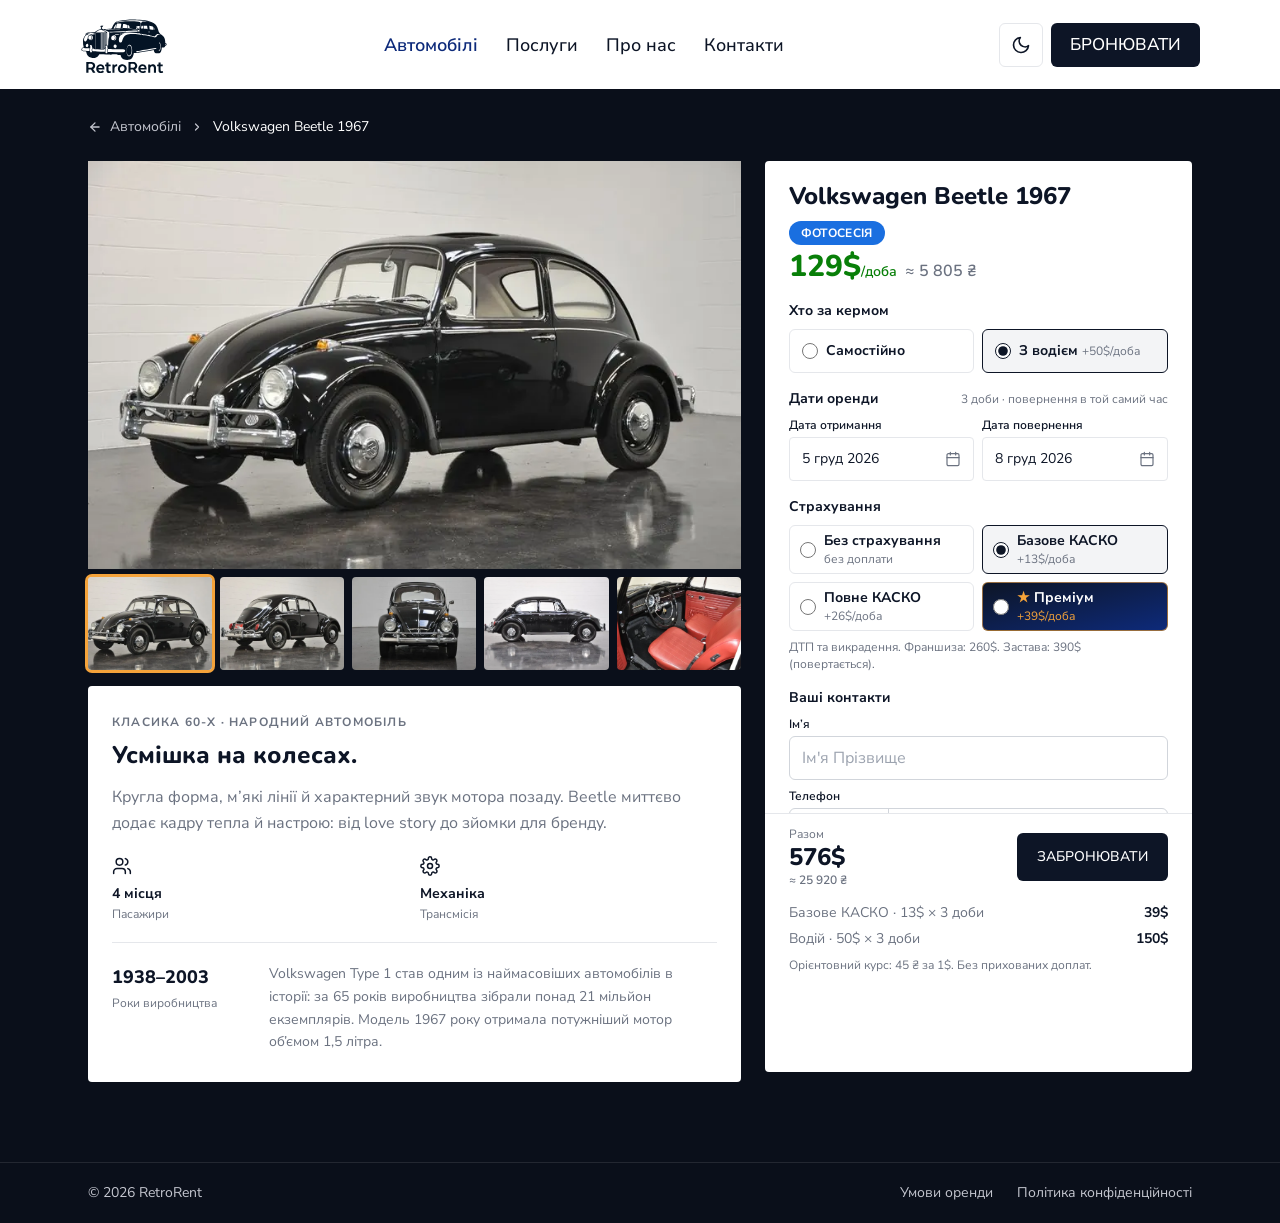
<file: pages/cars/volkswagen-beetle-1967.html>
<!DOCTYPE html>
<html lang="uk" class="scroll-smooth scroll-pt-20 motion-reduce:scroll-auto md:scroll-pt-28">
<head>
  <meta charset="UTF-8">
  <meta name="viewport" content="width=device-width, initial-scale=1">
  <title>Volkswagen Beetle 1967 — оренда | RetroRent</title>
  <meta name="description" content="Оренда Volkswagen Beetle 1967 від 129$ за добу. Страхування на вибір, ціна в доларах і гривнях.">
  <link rel="canonical" href="https://retrorent.vercel.app/pages/cars/volkswagen-beetle-1967.html">
  <meta name="theme-color" content="#0d1526">
  <link rel="icon" href="../../assets/icons/favicon.svg" type="image/svg+xml">
  <link rel="icon" href="../../assets/icons/favicon-32.png" sizes="32x32" type="image/png">
  <link rel="apple-touch-icon" href="../../assets/icons/apple-touch-icon.png">

  <link rel="preconnect" href="https://fonts.googleapis.com">
  <link rel="preconnect" href="https://fonts.gstatic.com" crossorigin>
  <link href="https://fonts.googleapis.com/css2?family=Nunito:wght@500;600;700;800;900&amp;family=Nunito+Sans:wght@300;400;500;600;700&amp;display=swap" rel="stylesheet">

  <!-- Темна тема вмикається ще до відмальовування (без «спалаху» світлої теми).
       Inline, щоб не чекати окремий файл; перемикач і збереження — js/theme.js -->
  <script>
    (function () {
      var t = null;
      try { t = localStorage.getItem('retrorent-theme'); } catch (e) {}
      if (!t) t = window.matchMedia('(prefers-color-scheme: dark)').matches ? 'dark' : 'light';
      if (t === 'dark') document.documentElement.classList.add('dark');
      document.documentElement.style.colorScheme = t;
    })();
  </script>


  <!-- Власні стилі: лише те, що незручно робити класами Tailwind -->
  <link rel="stylesheet" href="../../css/style.css">
  <!-- Tailwind CSS: готовий файл замість CDN (класи з дизайн-системи, js/tailwind.config.js).
       Стоїть після style.css — у тому ж порядку, у якому стилі додавав CDN.
       Оновлення після зміни класів: tools/tailwind-build.html -->
  <link rel="stylesheet" href="../../css/tailwind.css">
</head>
<body class="bg-navy-deep font-sans text-navy antialiased">

  <!-- ===== HEADER =====
       Mobile: логотип | «Меню» | CTA.  md+: «Меню» ховається (md:hidden), пункти в рядок (hidden md:flex) -->
  <header class="sticky top-0 z-50 flex h-header-sm items-center justify-between gap-2 bg-white px-4 shadow-header md:h-header md:gap-4 md:px-8 xl:px-20">
    <a class="shrink-0 rounded-sm focus-visible:outline-none focus-visible:ring-2 focus-visible:ring-brand-orange" href="../../index.html" aria-label="RetroRent — на головну">
      <img class="w-16 md:w-[88px]" src="../../assets/icons/logo.svg" alt="RetroRent" width="88" height="88">
    </a>

    <nav class="relative" data-nav aria-label="Головне меню">
      <button class="group inline-flex min-h-11 items-center gap-1.5 px-2 text-[17px] font-semibold text-navy focus-visible:outline-none md:hidden"
              type="button" data-nav-toggle aria-expanded="false" aria-controls="nav-list">
        <span class="relative after:absolute after:inset-x-0 after:bottom-0 after:h-0.5 after:origin-left after:scale-x-0 after:rounded-full after:bg-current after:transition-transform after:duration-300 py-1.5 group-hover:after:scale-x-100 group-focus-visible:after:scale-x-100 group-aria-expanded:after:scale-x-100">Меню</span>
        <svg class="transition-transform duration-200 group-aria-expanded:rotate-180" width="14" height="14" viewBox="0 0 24 24" fill="none" stroke="currentColor" stroke-width="2.4" stroke-linecap="round" stroke-linejoin="round" aria-hidden="true"><path d="m6 9 6 6 6-6"/></svg>
      </button>

      <ul id="nav-list" data-nav-list
          class="absolute left-1/2 top-full mt-3 hidden min-w-[200px] -translate-x-1/2 rounded-xl border border-gray-200 bg-white p-2 shadow-pop
                 md:static md:mt-0 md:flex md:min-w-0 md:translate-x-0 md:gap-5 lg:gap-7 md:rounded-none md:border-0 md:bg-transparent md:p-0 md:shadow-none">
        <li class="px-3.5 py-1.5 md:p-0"><a class="relative after:absolute after:inset-x-0 after:bottom-0 after:h-0.5 after:origin-left after:scale-x-0 after:rounded-full after:bg-current after:transition-transform after:duration-300 inline-block whitespace-nowrap py-1.5 text-lg md:text-base lg:text-lg font-semibold text-royal hover:after:scale-x-100 focus-visible:outline-none focus-visible:after:scale-x-100" href="../../pages/cars.html" aria-current="page">Автомобілі</a></li>
        <li class="px-3.5 py-1.5 md:p-0"><a class="relative after:absolute after:inset-x-0 after:bottom-0 after:h-0.5 after:origin-left after:scale-x-0 after:rounded-full after:bg-current after:transition-transform after:duration-300 inline-block whitespace-nowrap py-1.5 text-lg md:text-base lg:text-lg font-medium text-navy hover:after:scale-x-100 focus-visible:outline-none focus-visible:after:scale-x-100" href="../../index.html#services">Послуги</a></li>
        <li class="px-3.5 py-1.5 md:p-0"><a class="relative after:absolute after:inset-x-0 after:bottom-0 after:h-0.5 after:origin-left after:scale-x-0 after:rounded-full after:bg-current after:transition-transform after:duration-300 inline-block whitespace-nowrap py-1.5 text-lg md:text-base lg:text-lg font-medium text-navy hover:after:scale-x-100 focus-visible:outline-none focus-visible:after:scale-x-100" href="../../pages/about.html">Про нас</a></li>
        <li class="px-3.5 py-1.5 md:p-0"><a class="relative after:absolute after:inset-x-0 after:bottom-0 after:h-0.5 after:origin-left after:scale-x-0 after:rounded-full after:bg-current after:transition-transform after:duration-300 inline-block whitespace-nowrap py-1.5 text-lg md:text-base lg:text-lg font-medium text-navy hover:after:scale-x-100 focus-visible:outline-none focus-visible:after:scale-x-100" href="../../index.html#contacts">Контакти</a></li>
        <li class="px-3.5 py-1.5 sm:hidden"><button class="inline-flex min-h-11 items-center gap-2 rounded-sm text-lg font-medium text-navy focus-visible:outline-none focus-visible:ring-2 focus-visible:ring-brand-orange" type="button" data-theme-toggle aria-pressed="false" aria-label="Увімкнути темну тему"><svg class="dark:hidden" width="20" height="20" viewBox="0 0 24 24" fill="none" stroke="currentColor" stroke-width="2" stroke-linecap="round" stroke-linejoin="round" aria-hidden="true"><path d="M21 12.79A9 9 0 1 1 11.21 3 7 7 0 0 0 21 12.79Z"/></svg><svg class="hidden dark:block" width="20" height="20" viewBox="0 0 24 24" fill="none" stroke="currentColor" stroke-width="2" stroke-linecap="round" stroke-linejoin="round" aria-hidden="true"><circle cx="12" cy="12" r="4"/><path d="M12 2v2M12 20v2M4.93 4.93l1.41 1.41M17.66 17.66l1.41 1.41M2 12h2M20 12h2M6.34 17.66l-1.41 1.41M19.07 4.93l-1.41 1.41"/></svg><span data-theme-label>Темна тема</span></button></li>
      </ul>
    </nav>

    <!-- Перемикач теми (sm+) і CTA «Бронювати»: куди скролить — задається в href -->
    <div class="flex shrink-0 items-center gap-2">
      <button class="hidden h-11 w-11 place-items-center rounded-md border border-gray-200 text-navy transition-colors hover:border-gray-400 sm:grid focus-visible:outline-none focus-visible:ring-3 focus-visible:ring-inset focus-visible:ring-brand-orange"
              type="button" data-theme-toggle aria-pressed="false" aria-label="Увімкнути темну тему" title="Змінити тему">
        <svg class="dark:hidden" width="20" height="20" viewBox="0 0 24 24" fill="none" stroke="currentColor" stroke-width="2" stroke-linecap="round" stroke-linejoin="round" aria-hidden="true"><path d="M21 12.79A9 9 0 1 1 11.21 3 7 7 0 0 0 21 12.79Z"/></svg>
        <svg class="hidden dark:block" width="20" height="20" viewBox="0 0 24 24" fill="none" stroke="currentColor" stroke-width="2" stroke-linecap="round" stroke-linejoin="round" aria-hidden="true"><circle cx="12" cy="12" r="4"/><path d="M12 2v2M12 20v2M4.93 4.93l1.41 1.41M17.66 17.66l1.41 1.41M2 12h2M20 12h2M6.34 17.66l-1.41 1.41M19.07 4.93l-1.41 1.41"/></svg>
      </button>
      <a class="js-press rounded-md bg-navy font-medium text-white hover:bg-royal active:bg-ink relative inline-flex items-center justify-center gap-2 text-center uppercase transition duration-200 active:scale-98 focus-visible:outline-none focus-visible:ring-3 focus-visible:ring-inset focus-visible:ring-brand-orange disabled:pointer-events-none disabled:bg-disabled disabled:text-disabled-text h-11 shrink-0 px-4 text-sm md:w-[149px] md:px-0 md:text-[17px]" href="#booking">Бронювати</a>
    </div>
  </header>

  <main class="bg-navy-deep pb-20 pt-7 text-white">
    <div class="mx-auto w-full max-w-6xl px-4 md:px-6">

      <nav class="flex flex-wrap items-center gap-2.5 text-sm text-muted" aria-label="Навігаційний ланцюжок">
        <a class="inline-flex items-center gap-2 transition-colors hover:text-white rounded-sm focus-visible:outline-none focus-visible:ring-2 focus-visible:ring-brand-orange" href="../cars.html"><svg width="14" height="14" viewBox="0 0 24 24" fill="none" stroke="currentColor" stroke-width="2.2" stroke-linecap="round" stroke-linejoin="round" aria-hidden="true"><path d="M19 12H5"/><path d="m12 19-7-7 7-7"/></svg>Автомобілі</a>
        <svg width="12" height="12" viewBox="0 0 24 24" fill="none" stroke="currentColor" stroke-width="2.4" stroke-linecap="round" stroke-linejoin="round" aria-hidden="true"><path d="m9 18 6-6-6-6"/></svg>
        <span class="text-white" aria-current="page">Volkswagen Beetle 1967</span>
      </nav>

      <!-- Mobile: фото → бронювання → опис.  lg: 5 колонок — фото й опис (3) | бронювання (2) -->
      <div class="mt-6 grid grid-cols-1 items-start gap-4 lg:grid-cols-5 lg:grid-rows-[auto_1fr] lg:gap-x-6">

        <!-- ГАЛЕРЕЯ: додаткові фото кладіть у assets/images/cars/volkswagen-beetle-1967/ (1.webp … 4.webp) -->
        <div class="lg:col-span-3 lg:row-start-1">
          <div class="media aspect-[16/10] overflow-hidden bg-placeholder" data-gallery-main>
            <img class="h-full w-full object-cover" src="../../assets/images/cars/volkswagen-beetle-1967_1.webp" alt="Volkswagen Beetle 1967">
          </div>
          <div class="mt-2 grid grid-cols-5 gap-2" role="group" aria-label="Фото авто">
            <button class="media aspect-[4/3] overflow-hidden rounded bg-placeholder transition-opacity hover:opacity-80 focus-visible:outline-none focus-visible:ring-3 focus-visible:ring-brand-orange aria-pressed:ring-3 aria-pressed:ring-brand-orange" type="button" data-gallery-thumb aria-pressed="true" aria-label="Фото 1: Volkswagen Beetle 1967">
              <img class="h-full w-full object-cover" src="../../assets/images/cars/volkswagen-beetle-1967_1.webp" alt="" loading="lazy">
            </button>
            <button class="media aspect-[4/3] overflow-hidden rounded bg-placeholder transition-opacity hover:opacity-80 focus-visible:outline-none focus-visible:ring-3 focus-visible:ring-brand-orange aria-pressed:ring-3 aria-pressed:ring-brand-orange" type="button" data-gallery-thumb aria-pressed="false" aria-label="Фото 2: Volkswagen Beetle 1967">
              <img class="h-full w-full object-cover" src="../../assets/images/cars/volkswagen-beetle-1967_2.webp" alt="" loading="lazy">
            </button>
            <button class="media aspect-[4/3] overflow-hidden rounded bg-placeholder transition-opacity hover:opacity-80 focus-visible:outline-none focus-visible:ring-3 focus-visible:ring-brand-orange aria-pressed:ring-3 aria-pressed:ring-brand-orange" type="button" data-gallery-thumb aria-pressed="false" aria-label="Фото 3: Volkswagen Beetle 1967">
              <img class="h-full w-full object-cover" src="../../assets/images/cars/volkswagen-beetle-1967_3.webp" alt="" loading="lazy">
            </button>
            <button class="media aspect-[4/3] overflow-hidden rounded bg-placeholder transition-opacity hover:opacity-80 focus-visible:outline-none focus-visible:ring-3 focus-visible:ring-brand-orange aria-pressed:ring-3 aria-pressed:ring-brand-orange" type="button" data-gallery-thumb aria-pressed="false" aria-label="Фото 4: Volkswagen Beetle 1967">
              <img class="h-full w-full object-cover" src="../../assets/images/cars/volkswagen-beetle-1967_4.webp" alt="" loading="lazy">
            </button>
            <button class="media aspect-[4/3] overflow-hidden rounded bg-placeholder transition-opacity hover:opacity-80 focus-visible:outline-none focus-visible:ring-3 focus-visible:ring-brand-orange aria-pressed:ring-3 aria-pressed:ring-brand-orange" type="button" data-gallery-thumb aria-pressed="false" aria-label="Фото 5: Volkswagen Beetle 1967">
              <img class="h-full w-full object-cover" src="../../assets/images/cars/volkswagen-beetle-1967_5.webp" alt="" loading="lazy">
            </button>
          </div>
        </div>

        <!-- ===== БРОНЮВАННЯ ===== data-price — ціна за добу для js/booking.js -->
        <form class="rounded bg-white px-4 pt-5 text-navy sm:px-6 lg:sticky lg:top-24 lg:col-span-2 lg:col-start-4 lg:row-span-2 lg:row-start-1"
              id="booking" data-booking data-car="Volkswagen Beetle 1967" data-price="129" data-default-mode="driver" novalidate>
          <input type="hidden" name="car" value="volkswagen-beetle-1967">

          <div class="flex flex-wrap items-center gap-2.5">
            <h1 class="font-head text-2xl font-extrabold leading-tight">Volkswagen Beetle 1967</h1>
            <span class="rounded-full px-3 py-1 text-xs font-bold uppercase tracking-wide text-white bg-brand-blue">Фотосесія</span>
          </div>
          <p class="mt-1 font-head text-3xl font-extrabold text-brand-green">129$<span class="text-sm font-semibold">/доба</span> <span class="text-base font-semibold text-gray-500" data-price-uah></span></p>

          <fieldset class="mt-4">
            <legend class="flex w-full items-baseline justify-between gap-2 text-sm font-bold">Хто за кермом</legend>

            <div class="mt-2 grid grid-cols-2 gap-2">
              <label class="flex min-h-11 cursor-pointer items-center gap-2 rounded-md border border-gray-200 px-3 py-2 text-sm transition-colors hover:border-gray-400 has-[:checked]:border-navy has-[:checked]:bg-gray-100 has-[:focus-visible]:ring-2 has-[:focus-visible]:ring-brand-orange">
                <input class="h-4 w-4 flex-none accent-navy focus:outline-none" type="radio" name="mode" value="self">
                <b>Самостійно</b>
              </label>
              <label class="flex min-h-11 cursor-pointer items-center gap-2 rounded-md border border-gray-200 px-3 py-2 text-sm transition-colors hover:border-gray-400 has-[:checked]:border-navy has-[:checked]:bg-gray-100 has-[:focus-visible]:ring-2 has-[:focus-visible]:ring-brand-orange">
                <input class="h-4 w-4 flex-none accent-navy focus:outline-none" type="radio" name="mode" value="driver">
                <span class="leading-tight"><b>З водієм</b> <small class="whitespace-nowrap text-xs text-gray-500">+50$/доба</small></span>
              </label>
            </div>

            <div class="mt-2 flex items-center justify-between gap-3 rounded-md bg-gray-100 px-3" data-license-block hidden>
              <p class="text-xs" data-license-status></p>
              <button class="min-h-11 flex-none rounded-sm text-sm font-semibold text-royal underline transition-colors hover:text-navy focus-visible:outline-none focus-visible:ring-2 focus-visible:ring-brand-orange" type="button" data-license-open></button>
            </div>
          </fieldset>

          <fieldset class="mt-4">
            <legend class="flex w-full items-baseline justify-between gap-2 text-sm font-bold">Дати оренди <span class="text-xs font-normal text-gray-500" data-booking-note></span></legend>

            <div class="mt-2 grid grid-cols-2 gap-2">
              <div class="relative" data-datepicker="pickup">
                <span class="mb-1 block text-xs font-semibold" id="pickup-label">Дата отримання</span>
                <button class="flex h-11 w-full items-center justify-between gap-2 rounded border border-gray-200 bg-white px-2.5 text-left text-[13px] text-navy transition hover:border-gray-400 focus-visible:border-royal focus-visible:outline-none focus-visible:ring-3 focus-visible:ring-royal/15 aria-expanded:border-royal aria-expanded:ring-3 aria-expanded:ring-royal/15 sm:px-3 sm:text-sm"
                        type="button" data-datepicker-field aria-haspopup="dialog" aria-expanded="false" aria-labelledby="pickup-label pickup-value">
                  <span id="pickup-value" data-datepicker-value>Оберіть дату</span>
                  <svg class="flex-none text-gray-500" width="16" height="16" viewBox="0 0 24 24" fill="none" stroke="currentColor" stroke-width="1.8" stroke-linecap="round" stroke-linejoin="round" aria-hidden="true"><rect x="3" y="4" width="18" height="18" rx="2"/><path d="M16 2v4M8 2v4M3 10h18"/></svg>
                </button>
                <input type="hidden" name="pickup">
                <div class="absolute left-0 top-full z-20 mt-1.5 w-72 rounded-xl border border-gray-200 bg-white p-3.5 shadow-pop"
                     data-datepicker-popover role="dialog" aria-label="Календар: дата отримання" hidden></div>
              </div>

              <div class="relative" data-datepicker="return">
                <span class="mb-1 block text-xs font-semibold" id="return-label">Дата повернення</span>
                <button class="flex h-11 w-full items-center justify-between gap-2 rounded border border-gray-200 bg-white px-2.5 text-left text-[13px] text-navy transition hover:border-gray-400 focus-visible:border-royal focus-visible:outline-none focus-visible:ring-3 focus-visible:ring-royal/15 aria-expanded:border-royal aria-expanded:ring-3 aria-expanded:ring-royal/15 sm:px-3 sm:text-sm"
                        type="button" data-datepicker-field aria-haspopup="dialog" aria-expanded="false" aria-labelledby="return-label return-value">
                  <span id="return-value" data-datepicker-value>Оберіть дату</span>
                  <svg class="flex-none text-gray-500" width="16" height="16" viewBox="0 0 24 24" fill="none" stroke="currentColor" stroke-width="1.8" stroke-linecap="round" stroke-linejoin="round" aria-hidden="true"><rect x="3" y="4" width="18" height="18" rx="2"/><path d="M16 2v4M8 2v4M3 10h18"/></svg>
                </button>
                <input type="hidden" name="return">
                <div class="absolute right-0 top-full z-20 mt-1.5 w-72 rounded-xl border border-gray-200 bg-white p-3.5 shadow-pop"
                     data-datepicker-popover role="dialog" aria-label="Календар: дата повернення" hidden></div>
              </div>
            </div>
          </fieldset>

          <fieldset class="mt-4">
            <legend class="flex w-full items-baseline justify-between gap-2 text-sm font-bold">Страхування</legend>
            <!-- Варіанти малює js/booking.js з масиву INSURANCE -->
            <div class="mt-2 grid grid-cols-2 gap-2" data-insurance-options></div>
            <p class="mt-2 text-xs leading-snug text-gray-500" data-insurance-terms></p>
          </fieldset>

          <fieldset class="mt-4">
            <legend class="flex w-full items-baseline justify-between gap-2 text-sm font-bold">Ваші контакти</legend>

            <div class="mt-2 grid grid-cols-1 gap-2 sm:grid-cols-2 lg:grid-cols-1">
              <div>
                <label class="mb-1 block text-xs font-semibold" for="bookingName">Ім’я</label>
                <input class="block h-11 w-full scroll-mb-28 rounded-md border border-gray-300 bg-white px-3 text-base text-navy transition-colors placeholder:text-gray-400 focus:outline-none focus-visible:ring-2 focus-visible:ring-royal focus-visible:ring-offset-1" type="text" id="bookingName" name="bookingName" autocomplete="name" maxlength="60" placeholder="Ім'я Прізвище" required aria-required="true" aria-invalid="false" aria-describedby="bookingNameError">
                <p class="mt-1 text-xs text-red-700 empty:hidden" id="bookingNameError" aria-live="polite"></p>
              </div>
              <div>
                <label class="mb-1 block text-xs font-semibold" for="bookingPhone">Телефон</label>
                <!-- Код країни + номер: js/phone-input.js -->
                <div class="relative flex h-11 w-full scroll-mb-28 rounded-md border border-gray-300 bg-white transition-colors focus-within:ring-2 focus-within:ring-royal focus-within:ring-offset-1" data-phone>
                  <div class="relative flex flex-none items-center border-r border-gray-300 pl-2.5 pr-2">
                    <span class="pointer-events-none whitespace-nowrap text-base text-navy" data-phone-code aria-hidden="true">🇺🇦 +380</span>
                    <svg class="pointer-events-none ml-1 text-gray-500" width="12" height="12" viewBox="0 0 24 24" fill="none" stroke="currentColor" stroke-width="2.4" stroke-linecap="round" stroke-linejoin="round" aria-hidden="true"><path d="m6 9 6 6 6-6"/></svg>
                    <select class="absolute inset-0 h-full w-full cursor-pointer opacity-0" data-phone-country aria-label="Код країни">
                      <option value="UA">🇺🇦 Україна +380</option>
                    </select>
                  </div>
                  <input class="block h-full min-w-0 flex-1 rounded-r-md bg-transparent px-3 text-base text-navy placeholder:text-gray-400 focus:outline-none" type="tel" id="bookingPhone" name="bookingPhone" autocomplete="tel-national" inputmode="tel" maxlength="20" placeholder="97 123 45 67" data-phone-input required aria-required="true" aria-invalid="false" aria-describedby="bookingPhoneError">
                </div>
                <p class="mt-1 text-xs text-red-700 empty:hidden" id="bookingPhoneError" aria-live="polite"></p>
              </div>
            </div>
          </fieldset>

          <div class="mt-3 border-t border-gray-200 pt-3 text-sm">
            <dl class="flex flex-col gap-1.5">
            <div class="flex justify-between gap-4 text-gray-500">
              <dt data-summary-rent-label></dt>
              <dd class="font-bold text-navy" data-summary-rent></dd>
            </div>
            <div class="flex justify-between gap-4 text-gray-500">
              <dt data-summary-insurance-label></dt>
              <dd class="font-bold text-navy" data-summary-insurance></dd>
            </div>
            <div class="flex justify-between gap-4 text-gray-500" data-summary-driver-row hidden>
              <dt data-summary-driver-label></dt>
              <dd class="font-bold text-navy" data-summary-driver></dd>
            </div>
          </dl>
            <p class="mt-2 pb-3 text-xs text-gray-500"><span data-rate-note></span>. Без прихованих доплат.</p>
          </div>

          <!-- Ціна й кнопка закріплені внизу: їх видно, поки форма на екрані -->
          <div class="sticky bottom-0 z-10 -mx-4 flex items-center justify-between gap-3 rounded-b border-t border-gray-200 bg-white px-4 py-3 sm:-mx-6 sm:px-6">
            <div class="min-w-0">
              <p class="text-xs text-gray-500">Разом</p>
              <p class="font-head text-2xl font-extrabold leading-tight" data-summary-total></p>
              <p class="text-xs font-semibold text-gray-500" data-summary-total-uah></p>
            </div>
            <button class="js-press rounded-md bg-navy font-medium text-white hover:bg-royal active:bg-ink relative inline-flex items-center justify-center gap-2 text-center uppercase transition duration-200 active:scale-98 focus-visible:outline-none focus-visible:ring-3 focus-visible:ring-inset focus-visible:ring-brand-orange disabled:pointer-events-none disabled:bg-disabled disabled:text-disabled-text h-12 flex-none px-5 text-sm font-bold" type="submit">Забронювати</button>
          </div>
        </form>

        <!-- ===== ОПИС ===== -->
        <article class="rounded bg-white px-4 py-6 text-navy sm:px-6 sm:py-7 lg:col-span-3 lg:row-start-2">
          <p class="text-xs font-bold uppercase tracking-widest text-gray-500">Класика 60-х · Народний автомобіль</p>
          <h2 class="mt-2.5 font-head text-2xl font-extrabold leading-tight">Усмішка на колесах.</h2>
          <p class="mt-3.5 leading-relaxed text-gray-500">Кругла форма, м’які лінії й характерний звук мотора позаду. Beetle миттєво додає кадру тепла й настрою: від love story до зйомки для бренду.</p>

          <ul class="mt-5 grid auto-cols-fr grid-flow-col gap-3">
            <li class="flex flex-col">
              <svg width="20" height="20" viewBox="0 0 24 24" fill="none" stroke="currentColor" stroke-width="1.8" stroke-linecap="round" stroke-linejoin="round" aria-hidden="true"><path d="M16 21v-2a4 4 0 0 0-4-4H6a4 4 0 0 0-4 4v2"/><circle cx="9" cy="7" r="4"/><path d="M22 21v-2a4 4 0 0 0-3-3.87"/><path d="M16 3.13a4 4 0 0 1 0 7.75"/></svg>
              <b class="mt-2 text-sm">4 місця</b>
              <span class="mt-0.5 text-xs text-gray-500">Пасажири</span>
            </li>
            <li class="flex flex-col">
              <svg width="20" height="20" viewBox="0 0 24 24" fill="none" stroke="currentColor" stroke-width="1.8" stroke-linecap="round" stroke-linejoin="round" aria-hidden="true"><circle cx="12" cy="12" r="3"/><path d="M19.4 15a1.65 1.65 0 0 0 .33 1.82l.06.06a2 2 0 1 1-2.83 2.83l-.06-.06a1.65 1.65 0 0 0-1.82-.33 1.65 1.65 0 0 0-1 1.51V21a2 2 0 1 1-4 0v-.09A1.65 1.65 0 0 0 9 19.4a1.65 1.65 0 0 0-1.82.33l-.06.06a2 2 0 1 1-2.83-2.83l.06-.06A1.65 1.65 0 0 0 4.68 15a1.65 1.65 0 0 0-1.51-1H3a2 2 0 1 1 0-4h.09A1.65 1.65 0 0 0 4.6 9a1.65 1.65 0 0 0-.33-1.82l-.06-.06a2 2 0 1 1 2.83-2.83l.06.06A1.65 1.65 0 0 0 9 4.68a1.65 1.65 0 0 0 1-1.51V3a2 2 0 1 1 4 0v.09a1.65 1.65 0 0 0 1 1.51 1.65 1.65 0 0 0 1.82-.33l.06-.06a2 2 0 1 1 2.83 2.83l-.06.06A1.65 1.65 0 0 0 19.4 9a1.65 1.65 0 0 0 1.51 1H21a2 2 0 1 1 0 4h-.09a1.65 1.65 0 0 0-1.51 1Z"/></svg>
              <b class="mt-2 text-sm">Механіка</b>
              <span class="mt-0.5 text-xs text-gray-500">Трансмісія</span>
            </li>
            <!-- Посвідчення потрібне лише для self-drive: з водієм пункт ховає js/booking.js -->
            <li class="flex flex-col" data-self-only>
              <svg width="20" height="20" viewBox="0 0 24 24" fill="none" stroke="currentColor" stroke-width="1.8" stroke-linecap="round" stroke-linejoin="round" aria-hidden="true"><rect x="4" y="3" width="16" height="18" rx="2"/><circle cx="12" cy="10" r="3"/><path d="M7.5 18a4.5 4.5 0 0 1 9 0"/><path d="M10 3v2h4V3"/></svg>
              <b class="mt-2 text-sm">Категорія B</b>
              <span class="mt-0.5 text-xs text-gray-500">Посвідчення</span>
            </li>
          </ul>

          <div class="mt-5 grid grid-cols-1 gap-3 border-t border-gray-200 pt-5 sm:grid-cols-4 sm:gap-6">
            <p class="font-head text-lg font-extrabold">
              1938–2003
              <small class="mt-1 block font-sans text-xs font-normal text-gray-500">Роки виробництва</small>
            </p>
            <p class="text-sm leading-relaxed text-gray-500 sm:col-span-3">Volkswagen Type 1 став одним із наймасовіших автомобілів в історії: за 65 років виробництва зібрали понад 21 мільйон екземплярів. Модель 1967 року отримала потужніший мотор об’ємом 1,5 літра.</p>
          </div>
        </article>

      </div>
    </div>
  </main>

  <!-- ===== FOOTER (міні) ===== -->
  <footer class="border-t border-white/10 bg-navy-deep text-sm text-muted">
    <div class="mx-auto w-full max-w-6xl px-4 md:px-6 flex flex-wrap items-center justify-between gap-x-6 gap-y-3 py-5">
      <p>© 2026 RetroRent</p>
      <nav class="flex flex-wrap gap-6" aria-label="Документи">
        <a class="transition-colors hover:text-white rounded-sm focus-visible:outline-none focus-visible:ring-2 focus-visible:ring-brand-orange" href="#">Умови оренди</a>
        <a class="transition-colors hover:text-white rounded-sm focus-visible:outline-none focus-visible:ring-2 focus-visible:ring-brand-orange" href="#">Політика конфіденційності</a>
      </nav>
    </div>
  </footer>

  <!-- ===== МОДАЛКА: БРОНЮВАННЯ ПІДТВЕРДЖЕНО ===== (клас is-visible додає js/booking.js) -->
  <div class="group fixed inset-0 z-[100] flex items-center justify-center bg-navy-deep/95 p-6 opacity-0 transition-opacity duration-300 [&.is-visible]:opacity-100"
       data-modal role="dialog" aria-modal="true" aria-labelledby="success-title" hidden>
    <div class="w-full max-w-[426px] translate-y-3 scale-98 rounded bg-white px-6 py-9 text-center text-navy transition-transform duration-300 group-[.is-visible]:translate-y-0 group-[.is-visible]:scale-100 sm:p-12">
      <div class="mx-auto mb-5 grid h-14 w-14 place-items-center rounded-full bg-green-100 text-green-600"><svg width="26" height="26" viewBox="0 0 24 24" fill="none" stroke="currentColor" stroke-width="2" stroke-linecap="round" stroke-linejoin="round" aria-hidden="true"><path d="M20 6 9 17l-5-5"/></svg></div>
      <h2 class="font-head text-2xl font-extrabold leading-tight sm:text-[26px]" id="success-title">Бронювання<br>підтверджено!</h2>
      <p class="mt-3 text-sm leading-relaxed text-gray-500">
        Дякуємо! Ваша заявка на Volkswagen Beetle 1967 успішно прийнята. Наш менеджер зателефонує на номер <b class="whitespace-nowrap text-navy" data-modal-phone></b> протягом 10 хвилин.
      </p>
      <a class="inline-flex items-center justify-center rounded-md border border-navy bg-white text-navy transition duration-200 hover:border-royal hover:bg-royal hover:text-white active:scale-98 active:border-ink active:bg-ink active:text-white focus-visible:outline-none focus-visible:ring-3 focus-visible:ring-inset focus-visible:ring-brand-orange mt-7 h-12 w-full text-base font-medium" href="../../index.html" data-modal-focus>Повернутися на головну</a>
    </div>
  </div>

  <!-- ===== МОДАЛКА: ПЕРЕВІРКА ПОСВІДЧЕННЯ ===== логіка — js/license.js -->
  <div class="group fixed inset-0 z-[100] flex items-center justify-center bg-navy-deep/90 p-4 opacity-0 transition-opacity duration-300 [&.is-visible]:opacity-100 sm:p-6"
       id="licenseModal" role="dialog" aria-modal="true" aria-labelledby="licenseTitle" aria-describedby="licenseText" hidden>
    <div class="max-h-full w-full max-w-lg translate-y-3 scale-98 overflow-y-auto rounded-xl bg-white p-5 text-navy transition-transform duration-300 group-[.is-visible]:translate-y-0 group-[.is-visible]:scale-100 sm:p-8">
      <h2 class="font-head text-2xl font-extrabold leading-tight" id="licenseTitle">Перевірка посвідчення</h2>
      <p class="mt-2 text-sm leading-relaxed text-gray-500" id="licenseText">Для self-drive потрібні категорія B, вік від 21 року й стаж від 2 років. Це попередня перевірка: дані не зберігаються, оригінал менеджер звірить при видачі авто.</p>

      <form class="mt-5 grid grid-cols-1 gap-x-4 gap-y-1 sm:grid-cols-2" id="licenseForm" novalidate>
        <div>
          <label class="mb-1 block text-sm font-semibold" for="licenseName">Прізвище та ім’я</label>
          <input class="block h-12 w-full rounded-md border border-gray-300 bg-white px-3 text-base text-navy transition-colors focus:outline-none focus-visible:ring-2 focus-visible:ring-royal focus-visible:ring-offset-1" type="text" id="licenseName" name="licenseName" autocomplete="name" maxlength="80" required aria-required="true" aria-invalid="false" aria-describedby="licenseNameError">
          <p class="mt-1 min-h-5 text-sm text-red-700" id="licenseNameError" aria-live="polite"></p>
        </div>
        <div>
          <label class="mb-1 block text-sm font-semibold" for="licenseNumber">Серія та номер</label>
          <input class="block h-12 w-full rounded-md border border-gray-300 bg-white px-3 text-base text-navy transition-colors focus:outline-none focus-visible:ring-2 focus-visible:ring-royal focus-visible:ring-offset-1" type="text" id="licenseNumber" name="licenseNumber" autocomplete="off" maxlength="11" placeholder="ВХА123456" required aria-required="true" aria-invalid="false" aria-describedby="licenseNumberError">
          <p class="mt-1 min-h-5 text-sm text-red-700" id="licenseNumberError" aria-live="polite"></p>
        </div>
        <div>
          <label class="mb-1 block text-sm font-semibold" for="birthDate">Дата народження</label>
          <input class="block h-12 w-full rounded-md border border-gray-300 bg-white px-3 text-base text-navy transition-colors focus:outline-none focus-visible:ring-2 focus-visible:ring-royal focus-visible:ring-offset-1" type="date" id="birthDate" name="birthDate" autocomplete="bday" required aria-required="true" aria-invalid="false" aria-describedby="birthDateError">
          <p class="mt-1 min-h-5 text-sm text-red-700" id="birthDateError" aria-live="polite"></p>
        </div>
        <div>
          <label class="mb-1 block text-sm font-semibold" for="issueDate">Дата видачі</label>
          <input class="block h-12 w-full rounded-md border border-gray-300 bg-white px-3 text-base text-navy transition-colors focus:outline-none focus-visible:ring-2 focus-visible:ring-royal focus-visible:ring-offset-1" type="date" id="issueDate" name="issueDate" required aria-required="true" aria-invalid="false" aria-describedby="issueDateError">
          <p class="mt-1 min-h-5 text-sm text-red-700" id="issueDateError" aria-live="polite"></p>
        </div>
        <div>
          <label class="mb-1 block text-sm font-semibold" for="expiryDate">Дійсне до</label>
          <input class="block h-12 w-full rounded-md border border-gray-300 bg-white px-3 text-base text-navy transition-colors focus:outline-none focus-visible:ring-2 focus-visible:ring-royal focus-visible:ring-offset-1" type="date" id="expiryDate" name="expiryDate" required aria-required="true" aria-invalid="false" aria-describedby="expiryDateError">
          <p class="mt-1 min-h-5 text-sm text-red-700" id="expiryDateError" aria-live="polite"></p>
        </div>

        <div class="sm:col-span-2">
          <label class="flex min-h-11 cursor-pointer items-center gap-3 rounded-md border border-transparent p-2 transition-colors" data-field-box for="licenseCategory">
            <input class="h-5 w-5 flex-none cursor-pointer accent-navy focus:outline-none focus-visible:ring-2 focus-visible:ring-royal focus-visible:ring-offset-2" type="checkbox" id="licenseCategory" name="licenseCategory" required aria-required="true" aria-invalid="false" aria-describedby="licenseCategoryError">
            <span class="text-sm">У посвідченні відкрита категорія B</span>
          </label>
          <p class="mt-1 min-h-5 text-sm text-red-700" id="licenseCategoryError" aria-live="polite"></p>
        </div>

        <div class="mt-1 flex flex-col-reverse gap-2 sm:col-span-2 sm:flex-row sm:justify-end">
          <button class="inline-flex h-12 items-center justify-center rounded-md border border-navy bg-white px-6 text-sm font-bold uppercase text-navy transition-colors hover:bg-gray-100 focus-visible:outline-none focus-visible:ring-3 focus-visible:ring-inset focus-visible:ring-brand-orange" type="button" id="licenseClose">Скасувати</button>
          <button class="js-press rounded-md bg-navy font-medium text-white hover:bg-royal hover:shadow-lg active:bg-ink relative inline-flex items-center justify-center gap-2 text-center uppercase transition duration-200 active:scale-98 focus-visible:outline-none focus-visible:ring-3 focus-visible:ring-inset focus-visible:ring-brand-orange h-12 px-6 text-sm font-bold" type="submit">Перевірити</button>
        </div>
      </form>
    </div>
  </div>

  <script src="../../js/theme.js" defer></script>
  <script src="../../js/main.js" defer></script>
  <script src="../../js/phone-input.js" defer></script>
  <script src="../../js/booking.js" defer></script>
  <script src="../../js/gallery.js" defer></script>
  <script src="../../js/license.js" defer></script>
</body>
</html>
</file>
<file: css/style.css>
/* =========================================================
   RetroRent — власні стилі (доповнення до Tailwind CSS)

   Тут лише те, що незручно або неможливо зробити
   утилітарними класами Tailwind:
     1. виправлення атрибута hidden;
     2. фонове фото Hero;
     3. плейсхолдер для зображень, яких ще немає;
     4. стани кнопок, які вмикає JavaScript (.is-pressed, .is-loading);
     5. анімація спінера;
     6. адаптивні вбудовані відео та карта (iframe);
     7. вікна з подробицями на картках переваг.
   Усе інше (кольори, відступи, сітки, адаптив, hover/focus)
   зроблено класами Tailwind прямо в HTML.
   ========================================================= */

/* Змінні для вбудованих медіа (відео, карта) — одне місце для всіх розмірів */
:root {
  --embed-max-width: 960px;
  --embed-radius: 12px;
  --embed-shadow: 0 8px 24px rgba(13, 21, 38, .25);
  --embed-bg: #0a0f1a;
  --embed-map-height: 360px;
}

/* ---------- 1. hidden ----------
   Класи Tailwind на кшталт .flex мають ту саму специфічність,
   що й [hidden], і перебивають його. Тому елемент з атрибутом
   hidden ховаємо примусово (картки у фільтрі, модалка, календар). */
[hidden] {
  display: none !important;
}

/* ---------- 2. Фон Hero ---------- */
.hero-bg {
  background-image: url("../assets/images/home/hero_bg.webp");
}

/* Телефон (< 640 px): фото горизонтальне, а Hero вузький і високий,
   тому bg-cover обрізав Porsche по краю. Тут фото масштабується за
   шириною (230 %), притискається до низу й праворуч — авто стає
   повністю між текстом і кнопкою. Верхній край фото плавно зливається
   з фоном секції. Висота фото = 230 % × 572/1024 ≈ 128.6vw.
   Від 640 px працюють bg-cover bg-center, як і раніше. */
@media (max-width: 639.98px) {
  section.hero-bg {
    background-image:
      linear-gradient(to top, transparent calc(128.6vw - 140px), #0a0f1a 128.6vw),
      url("../assets/images/home/hero_bg.webp");
    background-size: 100% 100%, 230% auto;
    background-position: 0 0, 99% 100%;
  }
  /* Місце під авто: дах на висоті ≈ 81.7vw від низу, кнопка займає нижні 120 px */
  .hero-bg .hero-cta {
    margin-top: max(2.5rem, calc(82vw - 100px));
  }
}

/* ---------- 3. Плейсхолдер зображення ----------
   Клас .media--empty ставить js/main.js, якщо файл з фото
   не знайдено. Тоді замість «битої» картинки — сірий блок. */
.media {
  position: relative;
  overflow: hidden; /* без цього фото з іншими пропорціями розтягує блок і aspect-ratio не діє */
}
.media--empty img {
  visibility: hidden;
}
.media--empty::after {
  content: "IMAGE PLACEHOLDER";
  position: absolute;
  inset: 0;
  display: grid;
  place-items: center;
  font-size: 11px;
  letter-spacing: .04em;
  color: #9aa0ab;
}

/* ---------- 4. Стани кнопок, які вмикає JS ---------- */

/* Короткий стан «обрано» після кліку — помаранчева рамка з референсу */
.is-pressed {
  box-shadow: inset 0 0 0 3px #f5a33a;
}

/* Завантаження: текст ховається, по центру крутиться спінер */
.is-loading {
  color: transparent !important;
  pointer-events: none;
}
.is-loading::after {
  content: "";
  position: absolute;
  top: 50%;
  left: 50%;
  width: 22px;
  height: 22px;
  margin: -11px 0 0 -11px;
  border: 1.5px dashed #ffffff;
  border-radius: 50%;
  animation: spin 1s linear infinite;
}

/* ---------- 5. Анімація ---------- */
@keyframes spin {
  to { transform: rotate(360deg); }
}

@media (prefers-reduced-motion: reduce) {
  .is-loading::after { animation-duration: 3s; }
}

/* ---------- 6. Вбудовані медіа (YouTube, Google Maps) ----------
   aspect-ratio резервує місце під iframe ще до завантаження,
   тому сторінка не «стрибає» (немає зсуву макета). */
.embed {
  width: 100%;
  max-width: var(--embed-max-width);
  margin-inline: auto;
  aspect-ratio: 16 / 9;
  overflow: hidden;
  border-radius: var(--embed-radius);
  box-shadow: var(--embed-shadow);
  background: var(--embed-bg);
}

.embed iframe {
  display: block;
  width: 100%;
  height: 100%;
  border: 0;
}

/* Карта: на телефоні пропорція 4:3, на десктопі — фіксована висота */
.embed--map {
  max-width: none;
  margin: 0;
  aspect-ratio: 4 / 3;
}

@media (min-width: 1024px) {
  .embed--map {
    aspect-ratio: auto;
    height: var(--embed-map-height);
  }
}

/* Плейсхолдер у мініатюрах галереї: дрібніший текст */
[data-gallery-thumb].media--empty::after {
  padding: 2px;
  font-size: 8px;
  line-height: 1.2;
  text-align: center;
}

/* ---------- 7. Картки переваг: вікно при наведенні ----------
   Вікно лежить поверх сторінки й не зсуває сусідні блоки.
   padding-top — невидимий «місток»: курсор не губить картку дорогою до вікна. */
.benefit {
  z-index: 1;
}
.benefit:hover,
.benefit:focus-within {
  z-index: 30;
}

.benefit__more {
  position: absolute;
  top: 100%;
  left: 0;
  right: 0;
  padding-top: 10px;
  opacity: 0;
  visibility: hidden;
  transform: translateY(-6px);
  transition: opacity .2s ease, transform .2s ease, visibility .2s;
}

.benefit:hover .benefit__more,
.benefit:focus .benefit__more,
.benefit:focus-within .benefit__more {
  opacity: 1;
  visibility: visible;
  transform: none;
}

/* Телефони й планшети без миші: наводити нічим, тому подробиці видно одразу */
@media (hover: none) {
  .benefit__more {
    position: static;
    padding-top: 16px;
    opacity: 1;
    visibility: visible;
    transform: none;
  }
  .benefit__panel {
    box-shadow: none;
  }
}

/* ---------- 8. Плагіни: Swiper і Typed.js ---------- */
.cars-swiper {
  padding-block: 4px;
}

/* Кольори крапок задаються CSS-змінними Swiper. Пагінація стоїть поза
   .cars-swiper (у рядку зі стрілками), тому змінні — на ній самій */
.cars-pagination {
  --swiper-pagination-color: #f5a33a;
  --swiper-pagination-bullet-inactive-color: #ffffff;
  --swiper-pagination-bullet-inactive-opacity: .4;
  /* ЛР №12 (Lighthouse «Області дотику»): крапка 12 px + відступи 6 px → центри через 24 px,
     тож кожна має зону натискання 24×24 px за WCAG 2.2 і не перекриває сусідню */
  --swiper-pagination-bullet-size: 12px;
  --swiper-pagination-bullet-horizontal-gap: 6px;
  row-gap: 12px;
}

/* До ініціалізації картки вже мають потрібну ширину: без «стрибка» (FOUC).
   CSS Swiper тепер підвантажується разом зі скриптом (js/plugins.js),
   тому базову розкладку в рядок задаємо тут самі */
.cars-swiper:not(.swiper-initialized) {
  overflow: hidden;
}
.cars-swiper:not(.swiper-initialized) .swiper-wrapper {
  display: flex;
}
.cars-swiper:not(.swiper-initialized) .swiper-slide {
  flex-shrink: 0;
  width: 100%;
  margin-right: 24px;
}
@media (min-width: 768px) {
  .cars-swiper:not(.swiper-initialized) .swiper-slide { width: calc((100% - 24px) / 2); }
}
@media (min-width: 1024px) {
  .cars-swiper:not(.swiper-initialized) .swiper-slide { width: calc((100% - 48px) / 3); }
}

/* Крапки пагінації — зручна для пальця зона натискання */
.cars-pagination .swiper-pagination-bullet {
  margin: 0 var(--swiper-pagination-bullet-horizontal-gap);
}
.cars-pagination.swiper-pagination-bullets {
  position: static;
  width: auto;
}

.cars-prev.swiper-button-disabled,
.cars-next.swiper-button-disabled {
  opacity: .35;
  pointer-events: none;
}

/* Курсор Typed.js — тонкий і світлий, щоб не відволікав від тексту */
.typed-cursor {
  margin-left: 2px;
  color: rgba(255, 255, 255, .6);
  font-weight: 300;
}

/* ---------- 9. Темна тема ----------
   Клас .dark на <html> ставить js/theme.js. Усі кольори темної теми
   зібрані у змінних нижче, а правила перефарбовують ті самі класи
   Tailwind, що й у світлій темі, тому розмітку дублювати не треба.
   Кнопки з класом .keep-light лишаються білими: вони стоять на фото
   або на темному блоці й мають бути помітними. */
:root.dark {
  --d-bg: #0b111d;           /* фон сторінки */
  --d-surface: #131b2c;      /* картки, панелі, хедер */
  --d-soft: #1b2539;         /* поля вводу, підкладки */
  --d-line: #2a3652;         /* рамки й розділювачі */
  --d-line-hover: #4b587a;
  --d-text: #e6e9f0;         /* основний текст (контраст ≈ 15:1) */
  --d-muted: #9aa4b8;        /* другорядний текст (≈ 7:1) */
  --d-link: #9db2ff;         /* посилання, активний пункт меню */
  --d-accent: #3557d0;       /* основні кнопки */
  --d-accent-hover: #4a6be4;
  --d-accent-active: #2a46b0;
  color-scheme: dark;
}

/* Кільце фокусу з відступом має «вирізати» темний, а не білий фон */
.dark * {
  --tw-ring-offset-color: var(--d-surface);
}

/* Поверхні */
.dark .bg-white { background-color: var(--d-surface); }
.dark .bg-gray-100,
.dark .bg-placeholder,
.dark .bg-cream { background-color: var(--d-soft); }
.dark input.bg-white,
.dark select.bg-white,
.dark textarea.bg-white { background-color: var(--d-soft); }
.dark body.bg-white,
.dark body.bg-navy-deep,
.dark .bg-navy-deep { background-color: var(--d-bg); }

.dark article.bg-white { box-shadow: 0 0 0 1px var(--d-line); }
.dark .shadow-header { box-shadow: 0 1px 0 var(--d-line); }
.dark footer { border-top: 1px solid var(--d-line); }

/* Текст */
.dark .text-navy { color: var(--d-text); }
.dark .text-gray-400,
.dark .text-gray-500 { color: var(--d-muted); }
.dark .text-royal { color: var(--d-link); }
.dark .text-brand-green { color: #4ade80; }
.dark .text-red-700 { color: #f87171; }
.dark .text-green-600,
.dark .text-green-700 { color: #4ade80; }
.dark .placeholder\:text-gray-400::placeholder { color: #6b7590; }

/* Рамки */
.dark .border-gray-200,
.dark .border-gray-300 { border-color: var(--d-line); }
.dark .border-navy { border-color: var(--d-muted); }

/* Наведення: світло-сірий фон замінюємо темнішим */
.dark .hover\:bg-gray-100:hover,
.dark .hover\:bg-slate-200:hover { background-color: var(--d-soft); }
.dark .hover\:border-gray-400:hover { border-color: var(--d-line-hover); }
.dark .hover\:text-navy:hover { color: #ffffff; }

/* Темно-сині елементи на темному фоні стають синім акцентом */
.dark .js-press.bg-navy { background-color: var(--d-accent); }
.dark .js-press.bg-navy:hover { background-color: var(--d-accent-hover); }
.dark .js-press.bg-navy:active { background-color: var(--d-accent-active); }
.dark .rounded-full.bg-navy,
.dark [data-day].bg-navy,
.dark .aria-pressed\:bg-royal[aria-pressed="true"] { background-color: var(--d-accent); }

.dark .benefit {
  background-color: var(--d-surface);
  box-shadow: 0 0 0 1px var(--d-line);
}
.dark .cta-card,
.dark .rc-result {
  background: linear-gradient(135deg, #16224a, #0d2a7a);
  box-shadow: inset 0 0 0 1px rgba(157, 178, 255, .18);
}

/* Вибір у плитках (хто за кермом, страхування) і радіо/чекбокси */
.dark .has-\[\:checked\]\:bg-gray-100:has(:checked) { background-color: var(--d-soft); }
.dark .has-\[\:checked\]\:border-navy:has(:checked) { border-color: var(--d-link); }
.dark .accent-navy { accent-color: var(--d-link); }

/* Стани помилки/успіху та світлі підкладки */
.dark .bg-red-50 { background-color: rgba(248, 113, 113, .1); }
.dark .border-red-500 { border-color: #f87171; }
.dark .bg-green-100 { background-color: rgba(74, 222, 128, .15); }
.dark .bg-brand-blue-soft { background-color: rgba(157, 178, 255, .16); }
.dark .disabled\:text-gray-300:disabled { color: #4b5570; }

/* Логотип у хедері темно-синій — у темній темі робимо його світлим */
.dark header img[src$="logo.svg"] { filter: invert(1) hue-rotate(180deg) brightness(1.05); }

/* Кнопки, що лишаються світлими */
.dark .keep-light.bg-white { background-color: #ffffff; }
.dark .keep-light.text-royal { color: #0d2a7a; }
.dark .keep-light.hover\:bg-royal:hover { background-color: #0d2a7a; color: #ffffff; }
.dark .keep-light.hover\:bg-gray-100:hover { background-color: #f3f4f6; }
</file>
